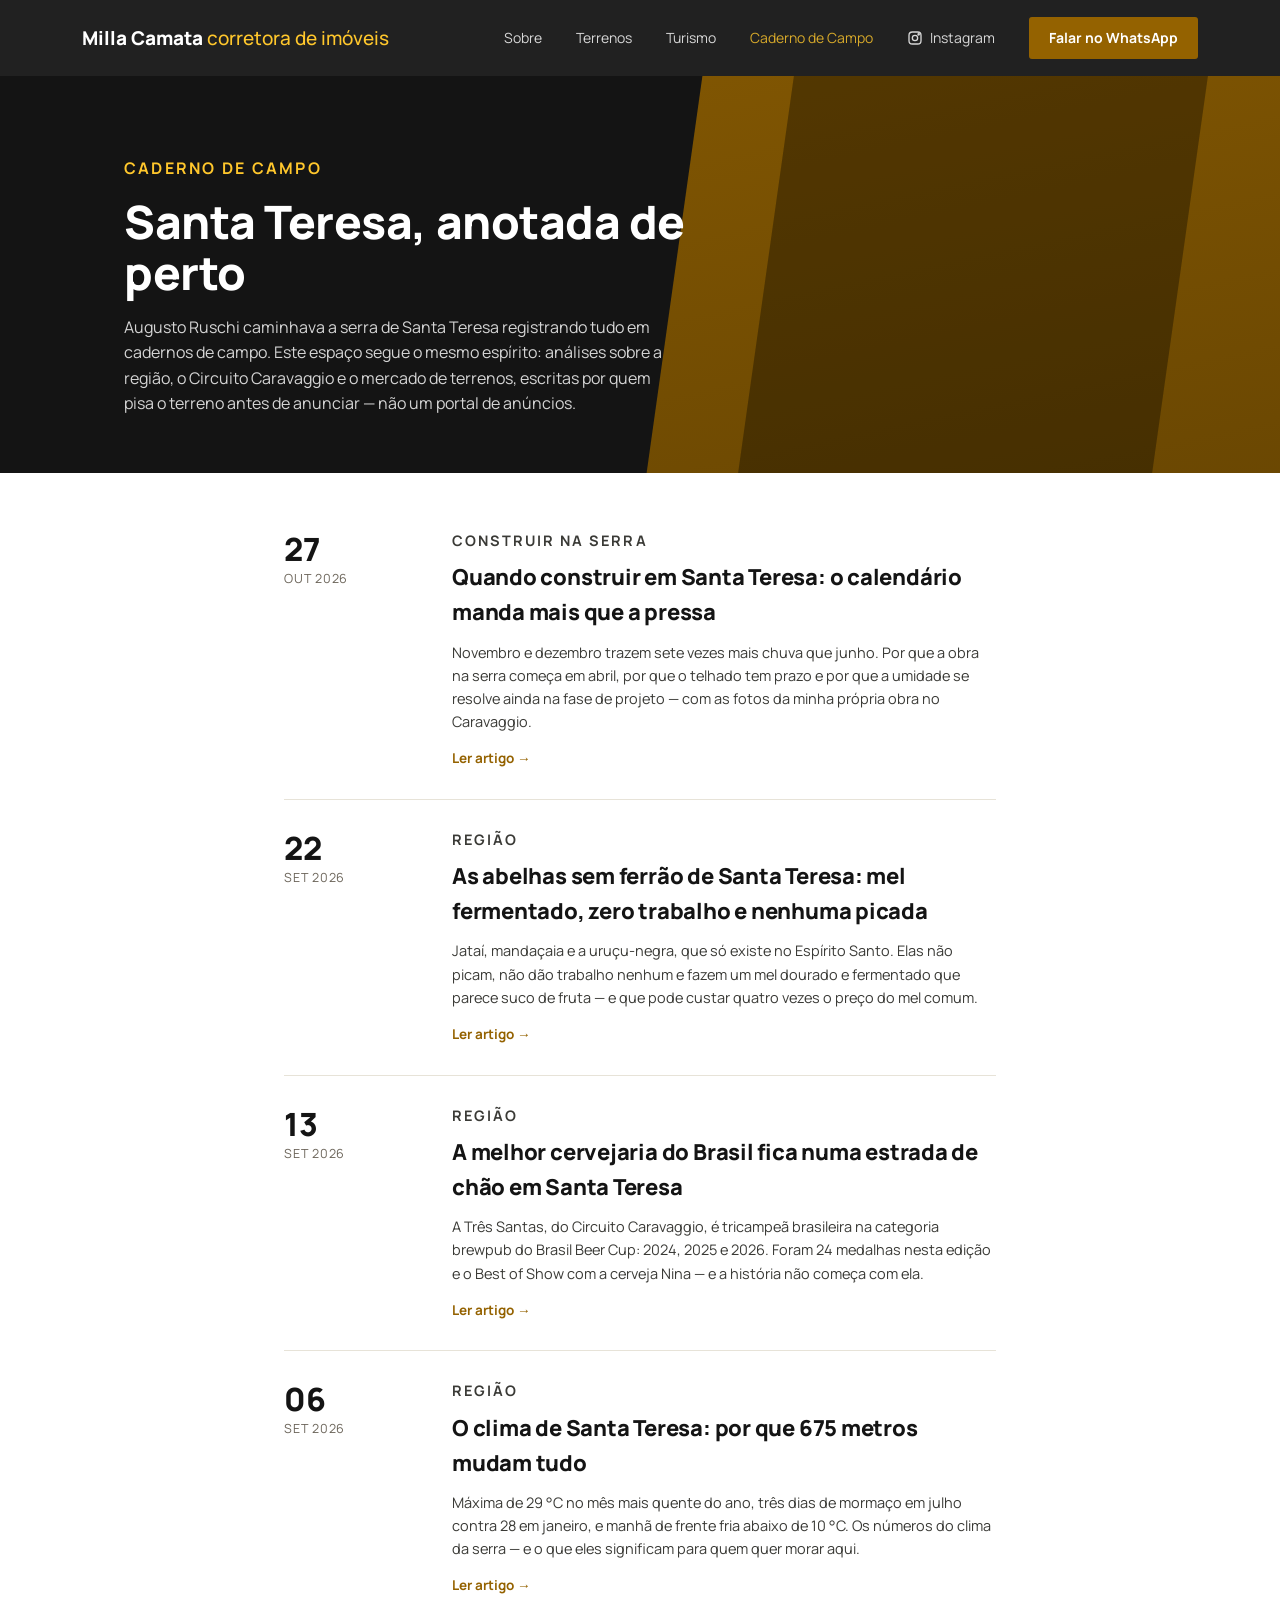
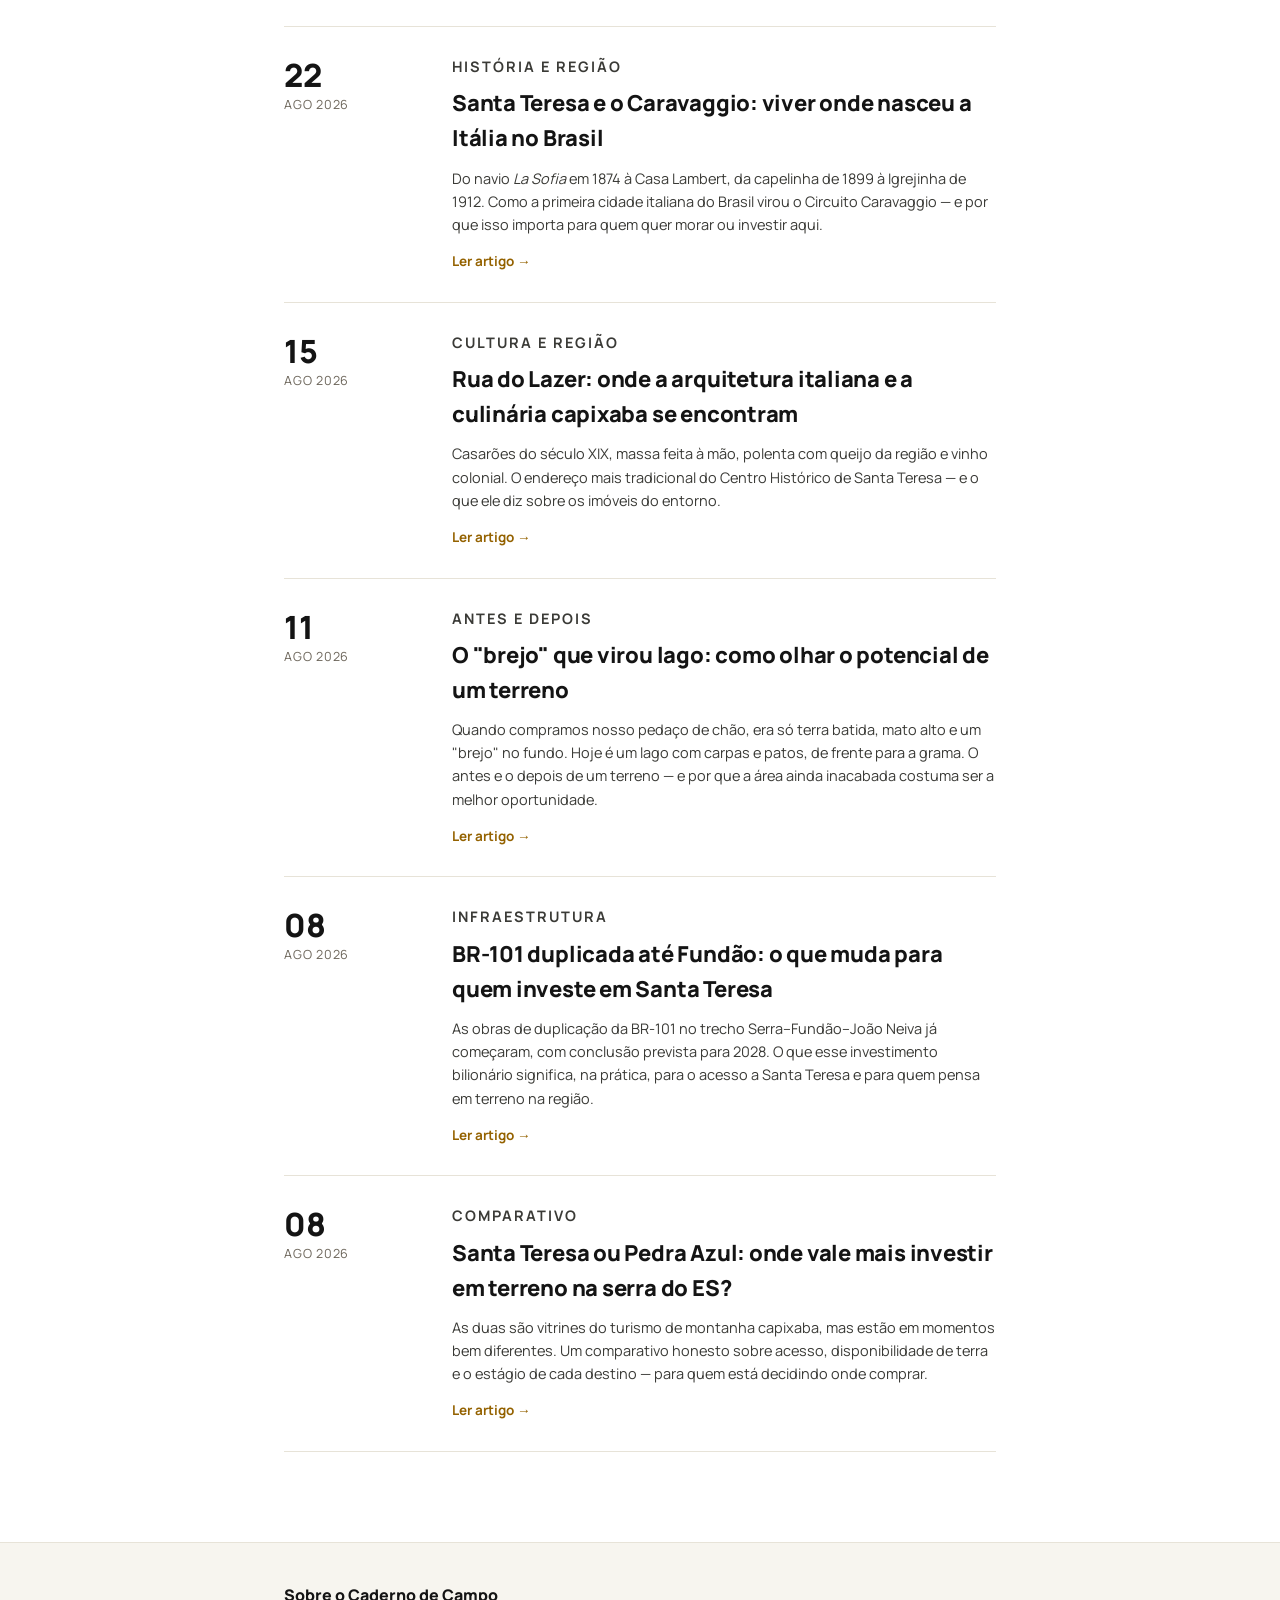
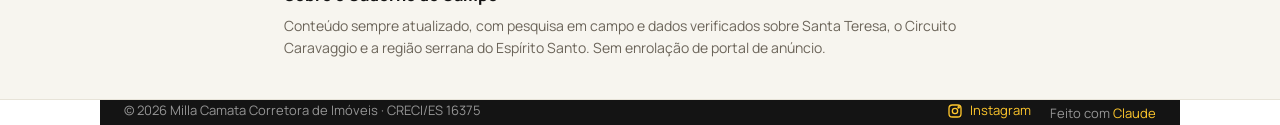
<file: blog/index.html>
<!DOCTYPE html>
<html lang="pt-BR">
<head>
<!-- Google tag (gtag.js) -->
<script async src="https://www.googletagmanager.com/gtag/js?id=AW-18382453338"></script>
<script>
  window.dataLayer = window.dataLayer || [];
  function gtag(){dataLayer.push(arguments);}
  gtag('js', new Date());
  gtag('config', 'AW-18382453338');
  gtag('config', 'G-2QS3R63SDG');
</script>
<!-- Event snippet for Contato conversion page -->
<script>
function gtag_report_conversion(url) {
  var callback = function () {
    if (typeof(url) != 'undefined') {
      window.location = url;
    }
  };
  gtag('event', 'conversion', {
      'send_to': 'AW-18382453338/ITEOCLPhrt8cENr0t71E',
      'value': 1.0,
      'currency': 'BRL',
      'event_callback': callback
  });
  return false;
}
</script>
<!-- Microsoft Clarity -->
<script type="text/javascript">
    (function(c,l,a,r,i){
        c[a]=c[a]||function(){(c[a].q=c[a].q||[]).push(arguments)};
        function carregar(){
            var t=l.createElement(r);t.async=1;t.src="https://www.clarity.ms/tag/"+i;
            var y=l.getElementsByTagName(r)[0];y.parentNode.insertBefore(t,y);
        }
        if(l.readyState==="complete"){carregar();}
        else{c.addEventListener("load",carregar);}
    })(window, document, "clarity", "script", "y0h1s08zjz");
</script>
<meta charset="UTF-8">
<meta name="viewport" content="width=device-width, initial-scale=1.0">
<title>Caderno de Campo | Milla Camata Corretora de Imóveis</title>
<meta name="description" content="Análises sobre Santa Teresa, o Circuito Caravaggio e o mercado de terrenos na região serrana do Espírito Santo, escritas por quem anda o terreno: Milla Camata.">
<link rel="canonical" href="https://millacamata.com.br/blog/">
<meta property="og:type" content="website">
<meta property="og:title" content="Caderno de Campo | Milla Camata Corretora de Imóveis">
<meta property="og:description" content="Análises sobre Santa Teresa, o Circuito Caravaggio e o mercado de terrenos na região serrana do Espírito Santo.">
<meta property="og:url" content="https://millacamata.com.br/blog/">
<meta property="og:locale" content="pt_BR">
<link rel="preload" href="/fonts/manrope-latin-wght-normal.woff2" as="font" type="font/woff2" crossorigin>
<link rel="stylesheet" href="style.css">
</head>
<body>

<header>
  <nav class="wrap">
    <a href="../index.html" class="brand">Milla Camata <span>corretora de imóveis</span></a>
    <div class="navlinks">
      <a href="../index.html#sobre">Sobre</a>
      <a href="../index.html#terrenos">Terrenos</a>
      <a href="../turismo/index.html">Turismo</a>
      <a href="index.html" style="color:var(--gold);">Caderno de Campo</a>
      <a href="https://www.instagram.com/millacamata_artistaecorretora/" target="_blank" rel="noopener" class="ig-link nav-ig">
        <svg viewBox="0 0 24 24" fill="none" stroke="currentColor" stroke-width="2"><rect x="3" y="3" width="18" height="18" rx="5"/><circle cx="12" cy="12" r="4"/><circle cx="17.5" cy="6.5" r="1"/></svg>
        Instagram
      </a>
      <a href="https://wa.me/5527996092266?text=Ol%C3%A1%20Milla%2C%20li%20o%20Caderno%20de%20Campo%20e%20quero%20saber%20mais%20sobre%20os%20terrenos%20dispon%C3%ADveis." class="nav-cta" target="_blank" rel="noopener" onclick="gtag_report_conversion();">Falar no WhatsApp</a>
    </div>
  </nav>
</header>

<section class="blog-banner">
  <div class="blog-banner-panel"></div>
  <div class="blog-banner-panel2"></div>
  <div class="wrap">
    <div class="blog-banner-inner">
      <p class="eyebrow on-dark">Caderno de Campo</p>
      <h1>Santa Teresa, anotada de perto</h1>
      <p>Augusto Ruschi caminhava a serra de Santa Teresa registrando tudo em cadernos de campo. Este espaço segue o mesmo espírito: análises sobre a região, o Circuito Caravaggio e o mercado de terrenos, escritas por quem pisa o terreno antes de anunciar — não um portal de anúncios.</p>
    </div>
  </div>
</section>

<div class="wrap-narrow">
  <div class="post-list">

    <div class="post-card">
      <div class="post-date"><span class="day">27</span><span class="month">Out 2026</span></div>
      <div>
        <p class="eyebrow" style="margin-bottom:8px;">Construir na serra</p>
        <h2><a href="melhor-epoca-para-construir-santa-teresa.html">Quando construir em Santa Teresa: o calendário manda mais que a pressa</a></h2>
        <p>Novembro e dezembro trazem sete vezes mais chuva que junho. Por que a obra na serra começa em abril, por que o telhado tem prazo e por que a umidade se resolve ainda na fase de projeto — com as fotos da minha própria obra no Caravaggio.</p>
        <a class="read-more" href="melhor-epoca-para-construir-santa-teresa.html">Ler artigo →</a>
      </div>
    </div>

    <div class="post-card">
      <div class="post-date"><span class="day">22</span><span class="month">Set 2026</span></div>
      <div>
        <p class="eyebrow" style="margin-bottom:8px;">Região</p>
        <h2><a href="abelhas-sem-ferrao-santa-teresa.html">As abelhas sem ferrão de Santa Teresa: mel fermentado, zero trabalho e nenhuma picada</a></h2>
        <p>Jataí, mandaçaia e a uruçu-negra, que só existe no Espírito Santo. Elas não picam, não dão trabalho nenhum e fazem um mel dourado e fermentado que parece suco de fruta — e que pode custar quatro vezes o preço do mel comum.</p>
        <a class="read-more" href="abelhas-sem-ferrao-santa-teresa.html">Ler artigo →</a>
      </div>
    </div>

    <div class="post-card">
      <div class="post-date"><span class="day">13</span><span class="month">Set 2026</span></div>
      <div>
        <p class="eyebrow" style="margin-bottom:8px;">Região</p>
        <h2><a href="tres-santas-tricampea-brasil-beer-cup.html">A melhor cervejaria do Brasil fica numa estrada de chão em Santa Teresa</a></h2>
        <p>A Três Santas, do Circuito Caravaggio, é tricampeã brasileira na categoria brewpub do Brasil Beer Cup: 2024, 2025 e 2026. Foram 24 medalhas nesta edição e o Best of Show com a cerveja Nina — e a história não começa com ela.</p>
        <a class="read-more" href="tres-santas-tricampea-brasil-beer-cup.html">Ler artigo →</a>
      </div>
    </div>

    <div class="post-card">
      <div class="post-date"><span class="day">06</span><span class="month">Set 2026</span></div>
      <div>
        <p class="eyebrow" style="margin-bottom:8px;">Região</p>
        <h2><a href="clima-de-santa-teresa.html">O clima de Santa Teresa: por que 675 metros mudam tudo</a></h2>
        <p>Máxima de 29 °C no mês mais quente do ano, três dias de mormaço em julho contra 28 em janeiro, e manhã de frente fria abaixo de 10 °C. Os números do clima da serra — e o que eles significam para quem quer morar aqui.</p>
        <a class="read-more" href="clima-de-santa-teresa.html">Ler artigo →</a>
      </div>
    </div>

    <div class="post-card">
      <div class="post-date"><span class="day">22</span><span class="month">Ago 2026</span></div>
      <div>
        <p class="eyebrow" style="margin-bottom:8px;">História e Região</p>
        <h2><a href="santa-teresa-e-o-caravaggio.html">Santa Teresa e o Caravaggio: viver onde nasceu a Itália no Brasil</a></h2>
        <p>Do navio <em>La Sofia</em> em 1874 à Casa Lambert, da capelinha de 1899 à Igrejinha de 1912. Como a primeira cidade italiana do Brasil virou o Circuito Caravaggio — e por que isso importa para quem quer morar ou investir aqui.</p>
        <a class="read-more" href="santa-teresa-e-o-caravaggio.html">Ler artigo →</a>
      </div>
    </div>

    <div class="post-card">
      <div class="post-date"><span class="day">15</span><span class="month">Ago 2026</span></div>
      <div>
        <p class="eyebrow" style="margin-bottom:8px;">Cultura e Região</p>
        <h2><a href="rua-do-lazer-santa-teresa.html">Rua do Lazer: onde a arquitetura italiana e a culinária capixaba se encontram</a></h2>
        <p>Casarões do século XIX, massa feita à mão, polenta com queijo da região e vinho colonial. O endereço mais tradicional do Centro Histórico de Santa Teresa — e o que ele diz sobre os imóveis do entorno.</p>
        <a class="read-more" href="rua-do-lazer-santa-teresa.html">Ler artigo →</a>
      </div>
    </div>

    <div class="post-card">
      <div class="post-date"><span class="day">11</span><span class="month">Ago 2026</span></div>
      <div>
        <p class="eyebrow" style="margin-bottom:8px;">Antes e Depois</p>
        <h2><a href="brejo-virou-lago-potencial-do-terreno.html">O "brejo" que virou lago: como olhar o potencial de um terreno</a></h2>
        <p>Quando compramos nosso pedaço de chão, era só terra batida, mato alto e um "brejo" no fundo. Hoje é um lago com carpas e patos, de frente para a grama. O antes e o depois de um terreno — e por que a área ainda inacabada costuma ser a melhor oportunidade.</p>
        <a class="read-more" href="brejo-virou-lago-potencial-do-terreno.html">Ler artigo →</a>
      </div>
    </div>

    <div class="post-card">
      <div class="post-date"><span class="day">08</span><span class="month">Ago 2026</span></div>
      <div>
        <p class="eyebrow" style="margin-bottom:8px;">Infraestrutura</p>
        <h2><a href="br-101-duplicacao-santa-teresa.html">BR-101 duplicada até Fundão: o que muda para quem investe em Santa Teresa</a></h2>
        <p>As obras de duplicação da BR-101 no trecho Serra–Fundão–João Neiva já começaram, com conclusão prevista para 2028. O que esse investimento bilionário significa, na prática, para o acesso a Santa Teresa e para quem pensa em terreno na região.</p>
        <a class="read-more" href="br-101-duplicacao-santa-teresa.html">Ler artigo →</a>
      </div>
    </div>

    <div class="post-card">
      <div class="post-date"><span class="day">08</span><span class="month">Ago 2026</span></div>
      <div>
        <p class="eyebrow" style="margin-bottom:8px;">Comparativo</p>
        <h2><a href="santa-teresa-ou-pedra-azul.html">Santa Teresa ou Pedra Azul: onde vale mais investir em terreno na serra do ES?</a></h2>
        <p>As duas são vitrines do turismo de montanha capixaba, mas estão em momentos bem diferentes. Um comparativo honesto sobre acesso, disponibilidade de terra e o estágio de cada destino — para quem está decidindo onde comprar.</p>
        <a class="read-more" href="santa-teresa-ou-pedra-azul.html">Ler artigo →</a>
      </div>
    </div>

  </div>
</div>

<div class="about-strip">
  <div class="wrap-narrow">
    <div>
      <h3>Sobre o Caderno de Campo</h3>
      <p>Conteúdo sempre atualizado, com pesquisa em campo e dados verificados sobre Santa Teresa, o Circuito Caravaggio e a região serrana do Espírito Santo. Sem enrolação de portal de anúncio.</p>
    </div>
  </div>
</div>

<footer class="wrap">
  <span>© 2026 Milla Camata Corretora de Imóveis · CRECI/ES 16375</span>
  <span>
    <a class="ig-link" target="_blank" rel="noopener" href="https://www.instagram.com/millacamata_artistaecorretora/" style="margin-right:16px;">
      <svg viewBox="0 0 24 24" fill="none" stroke="currentColor" stroke-width="2"><rect x="3" y="3" width="18" height="18" rx="5"/><circle cx="12" cy="12" r="4"/><circle cx="17.5" cy="6.5" r="1"/></svg>
      Instagram
    </a>
    Feito com <a href="#">Claude</a>
  </span>
</footer>

</body>
</html>
</file>
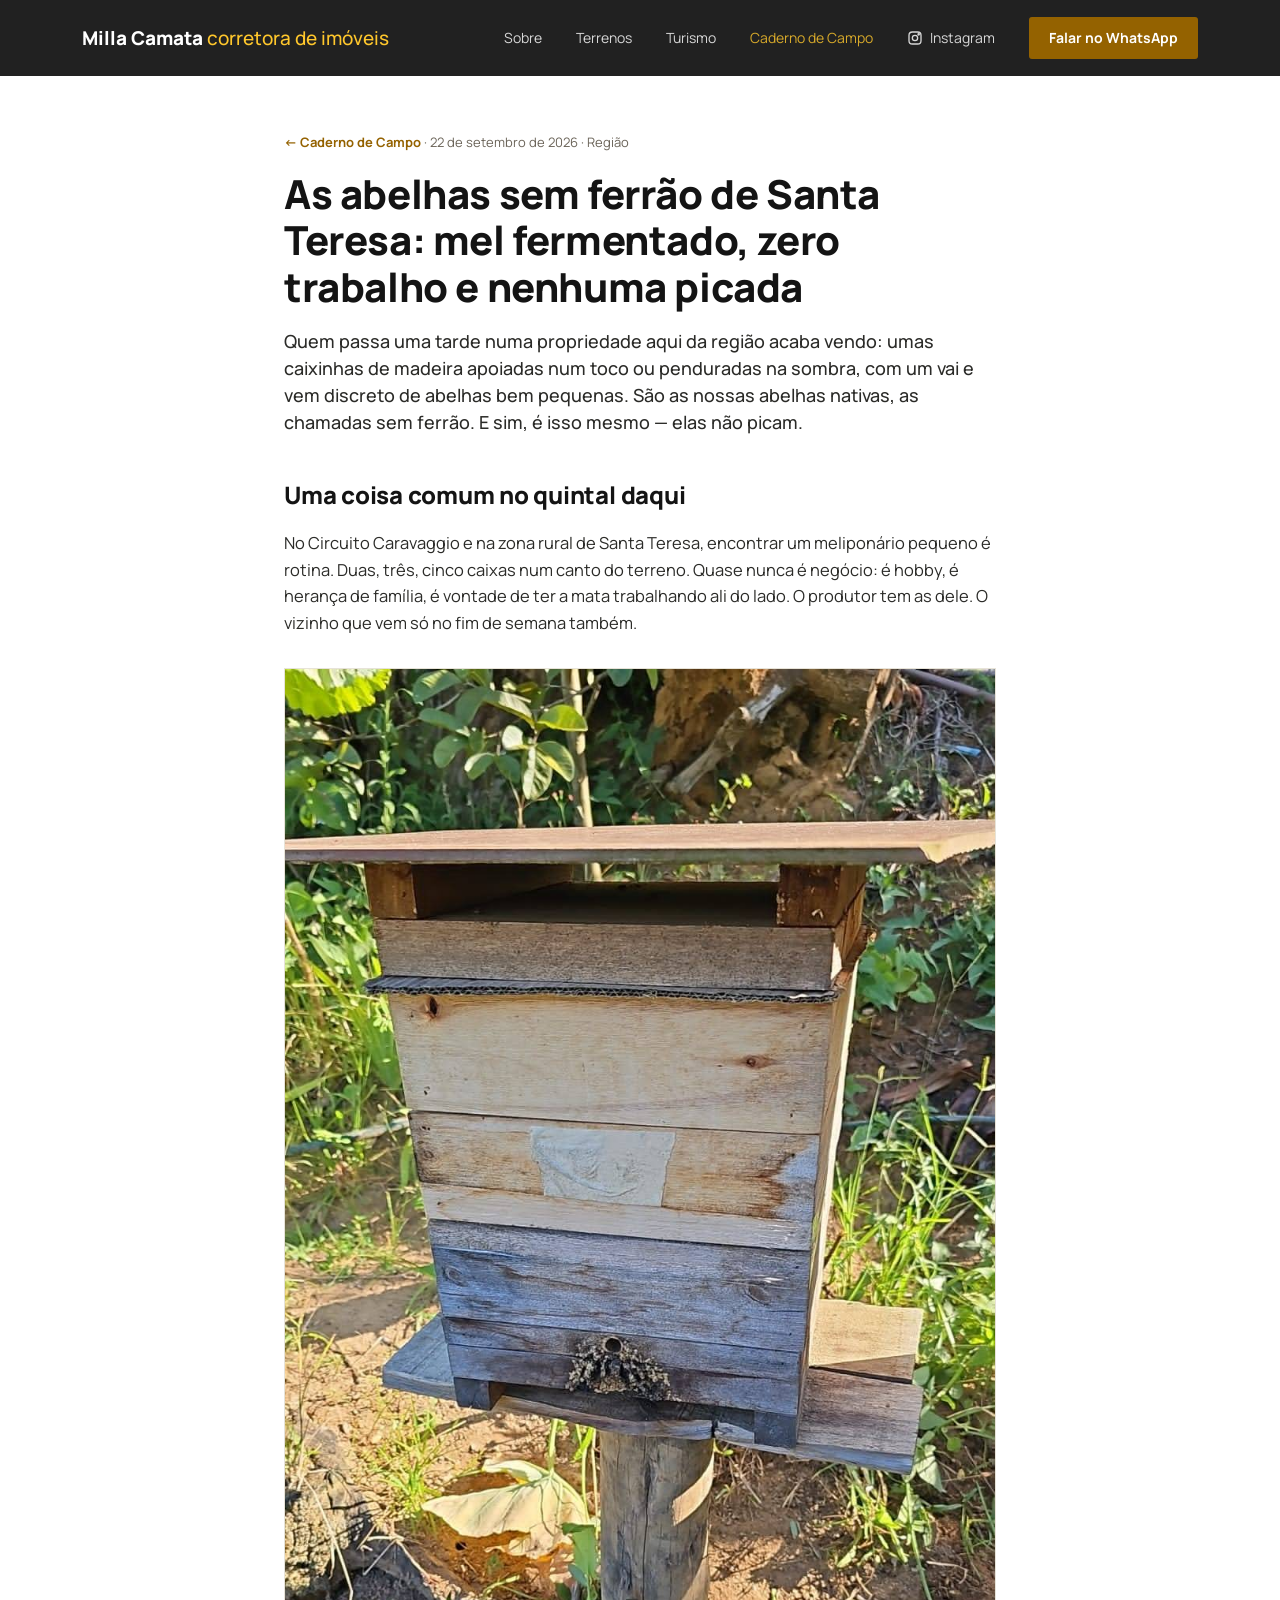
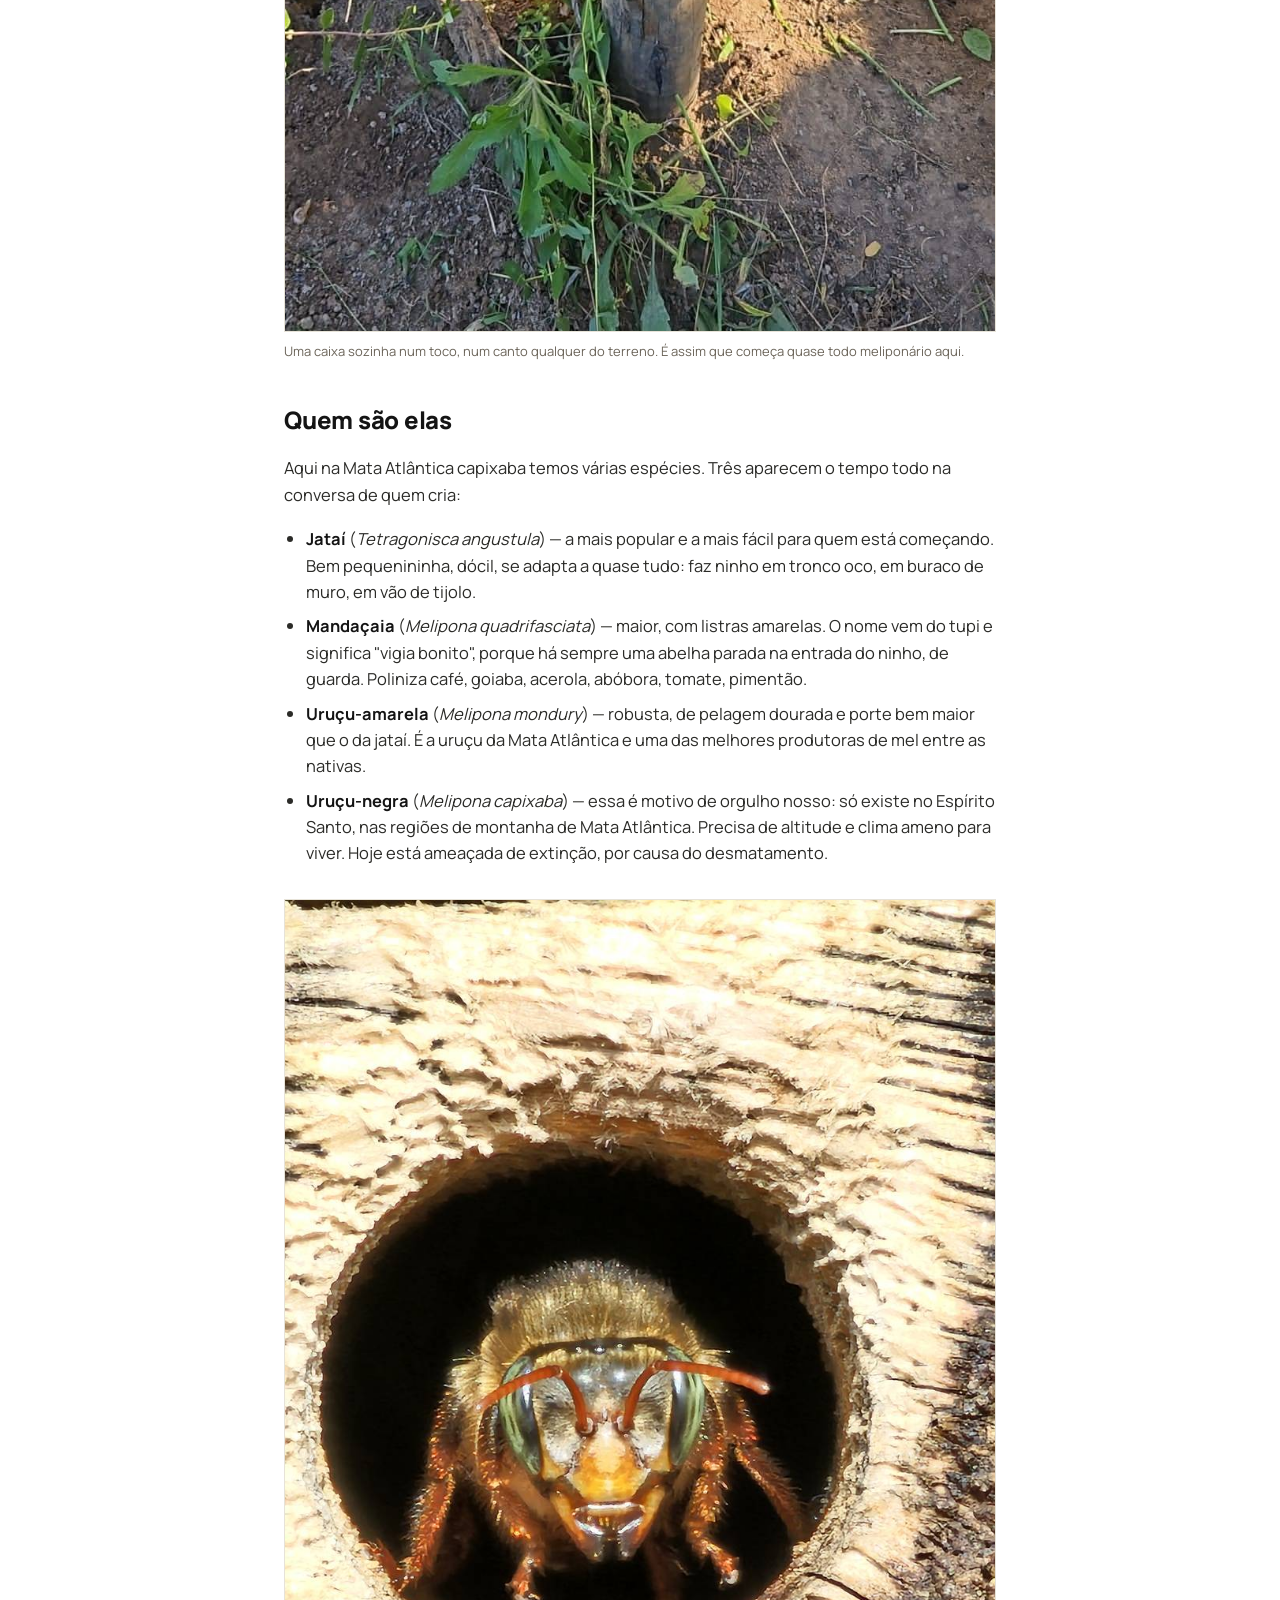
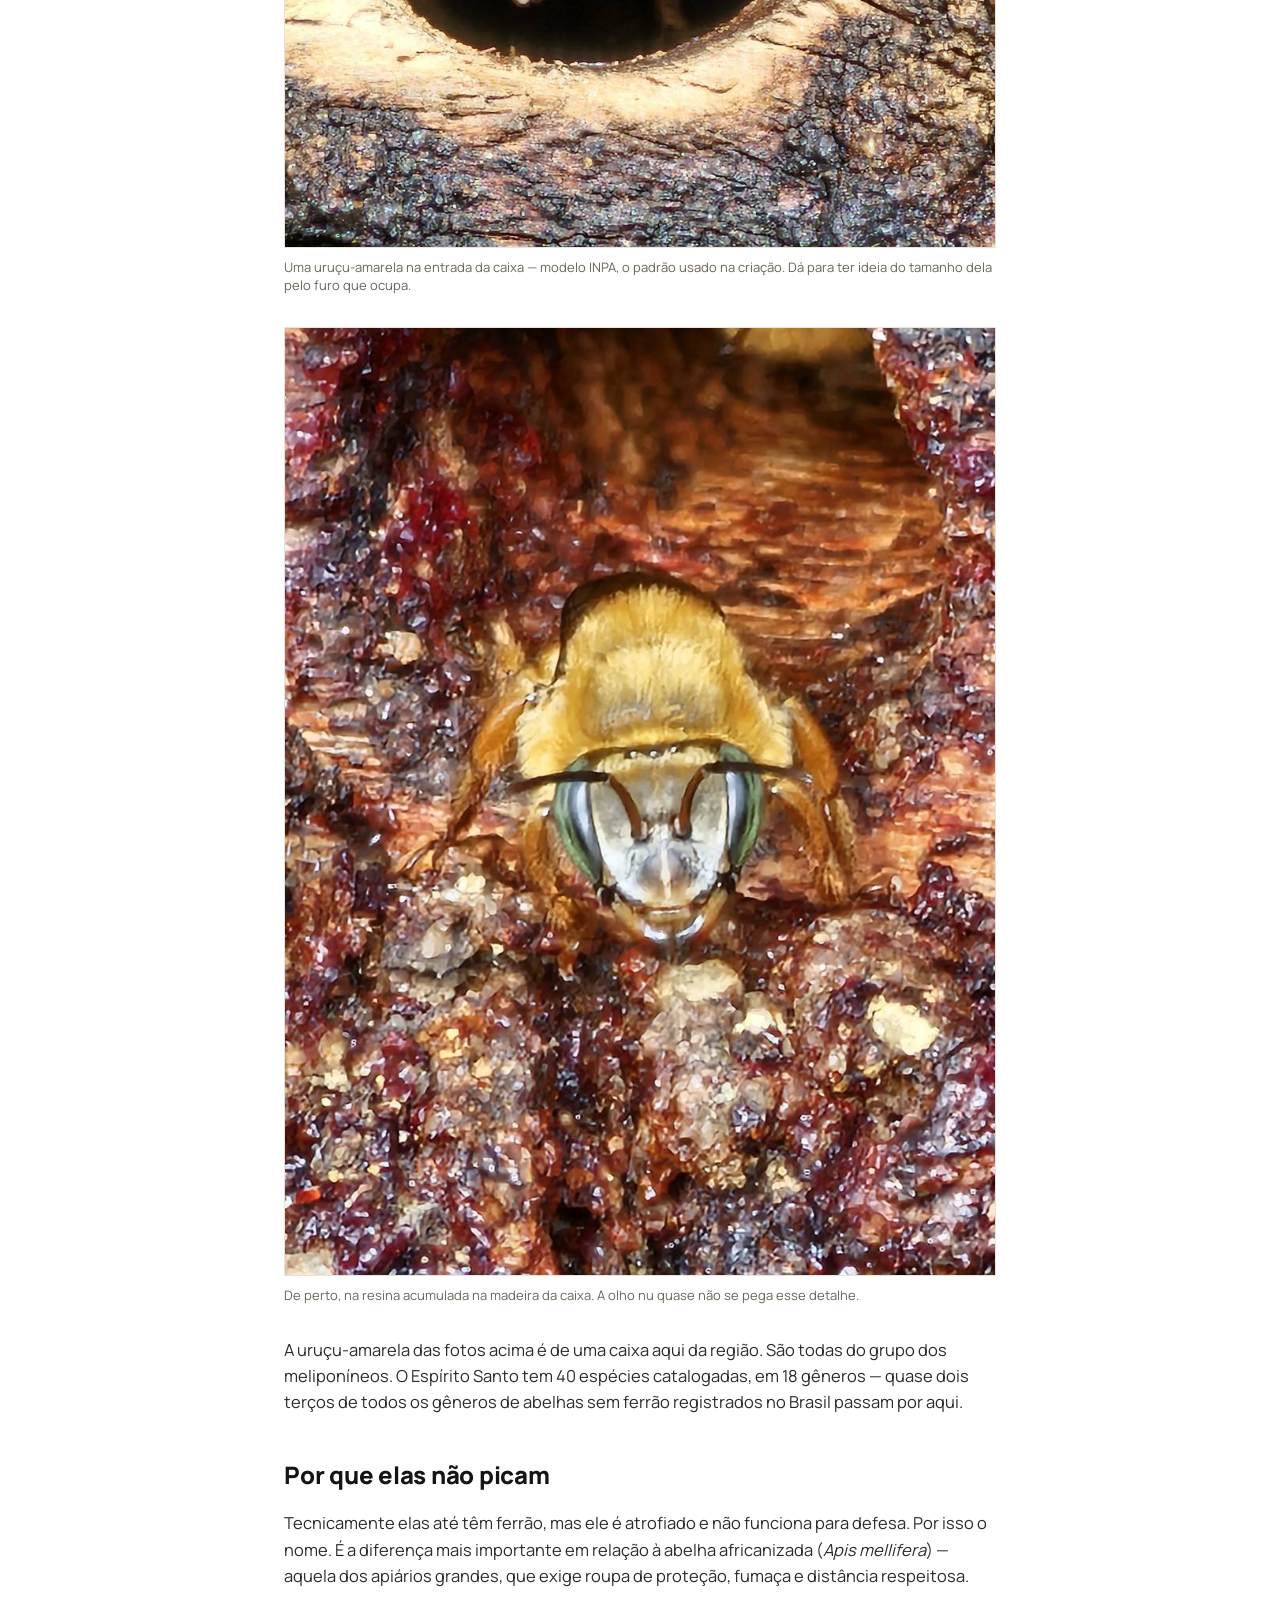
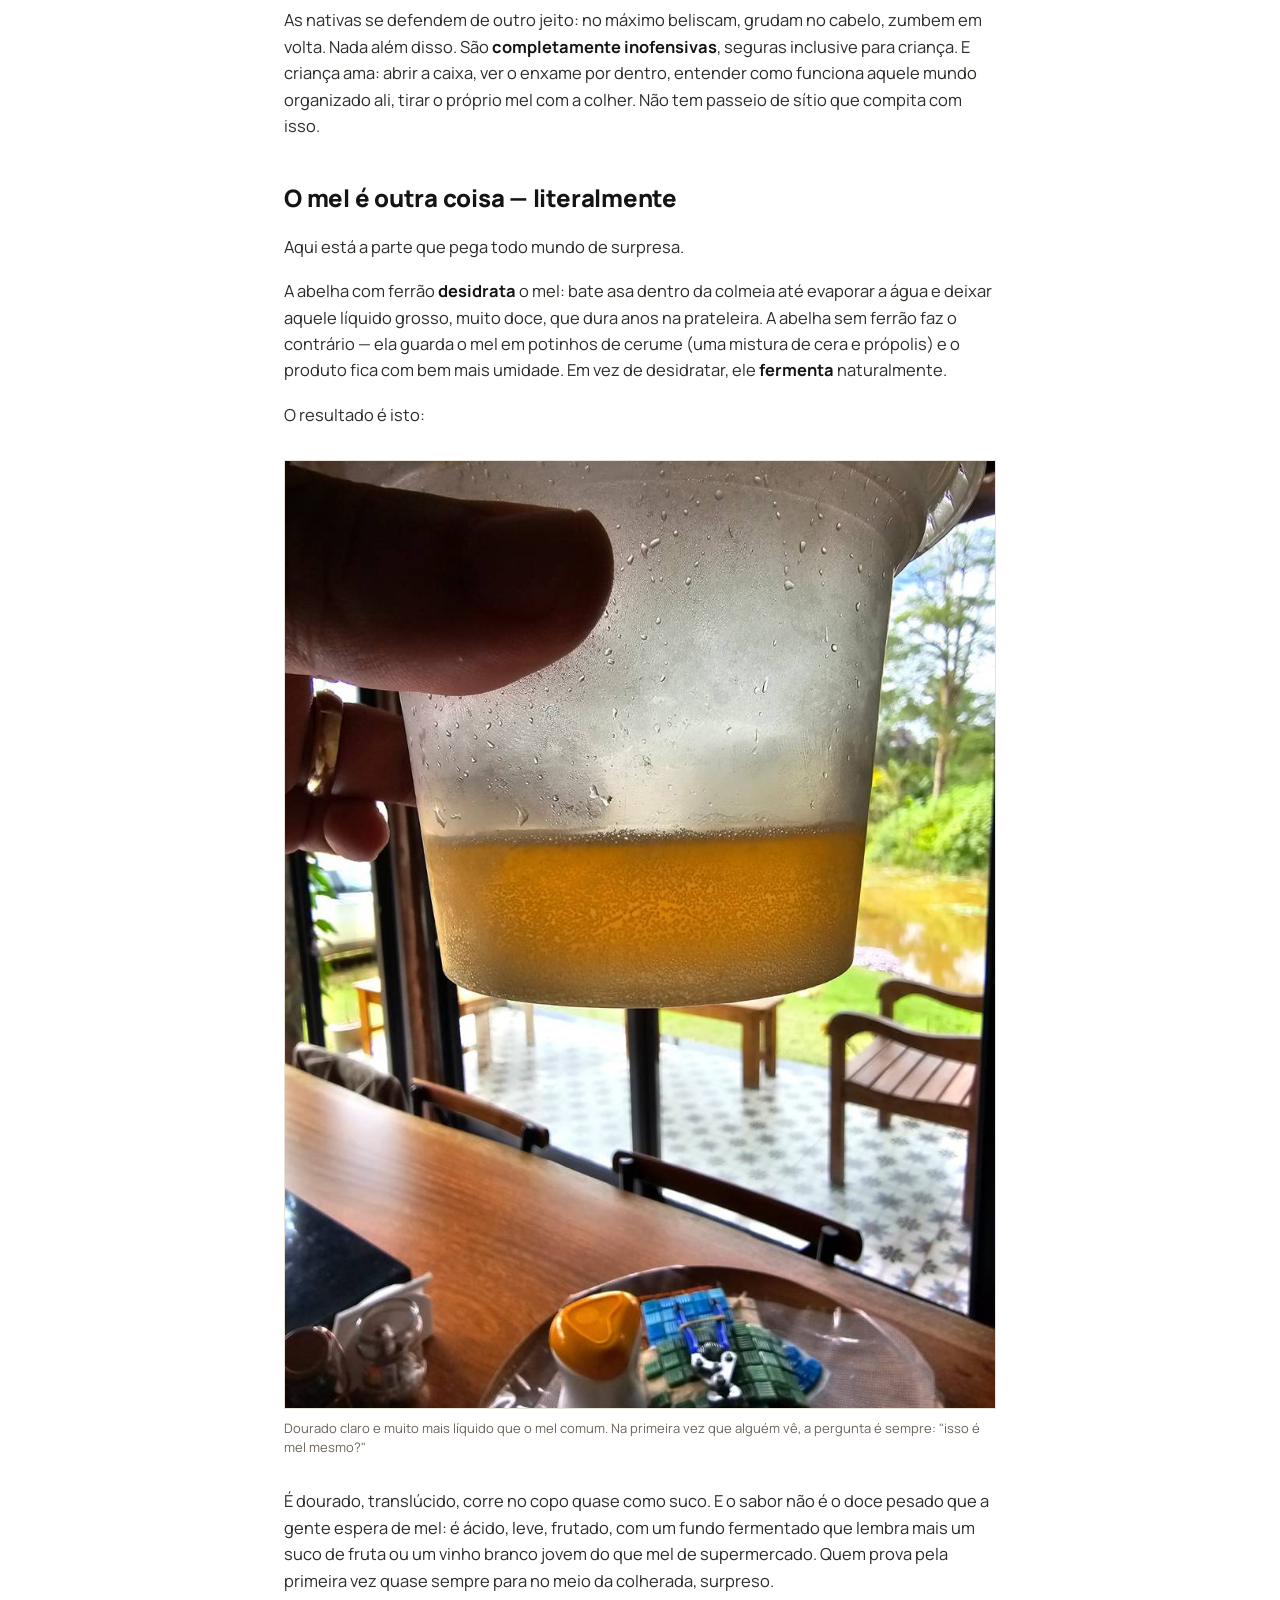
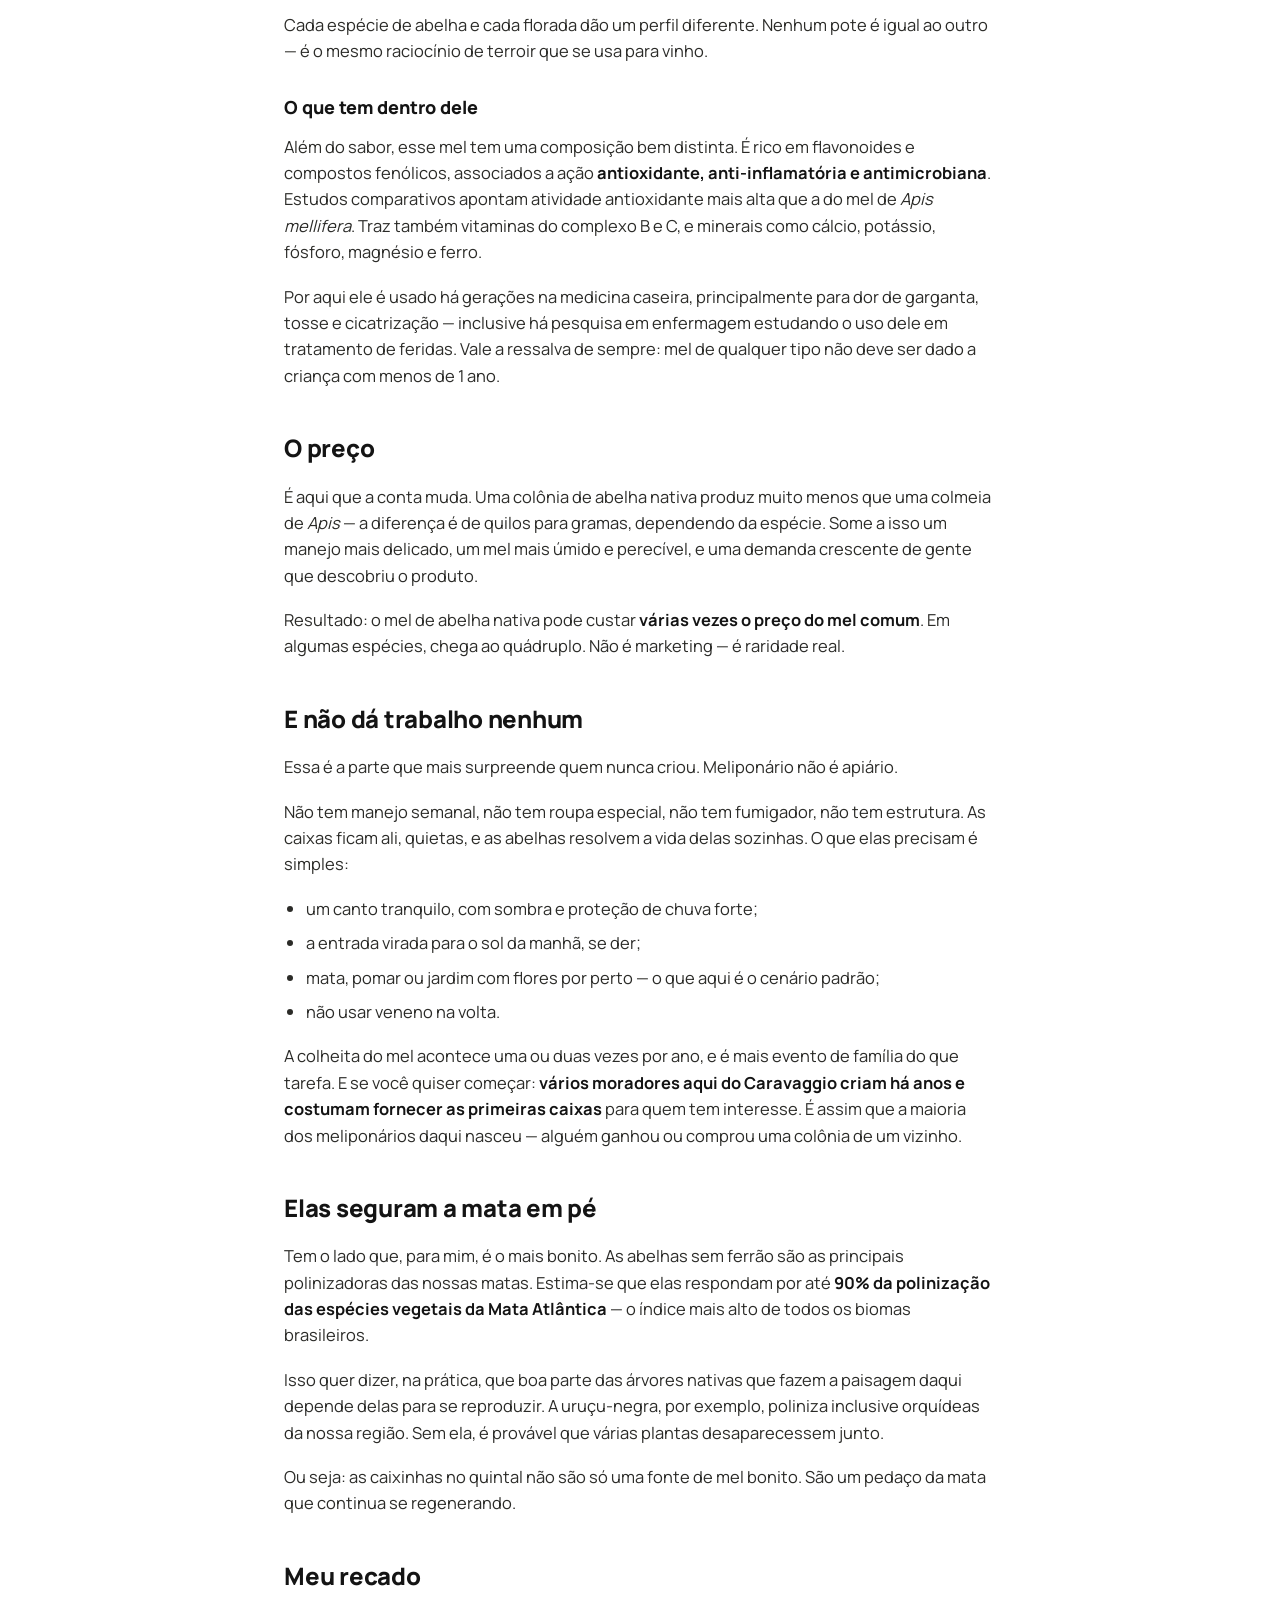
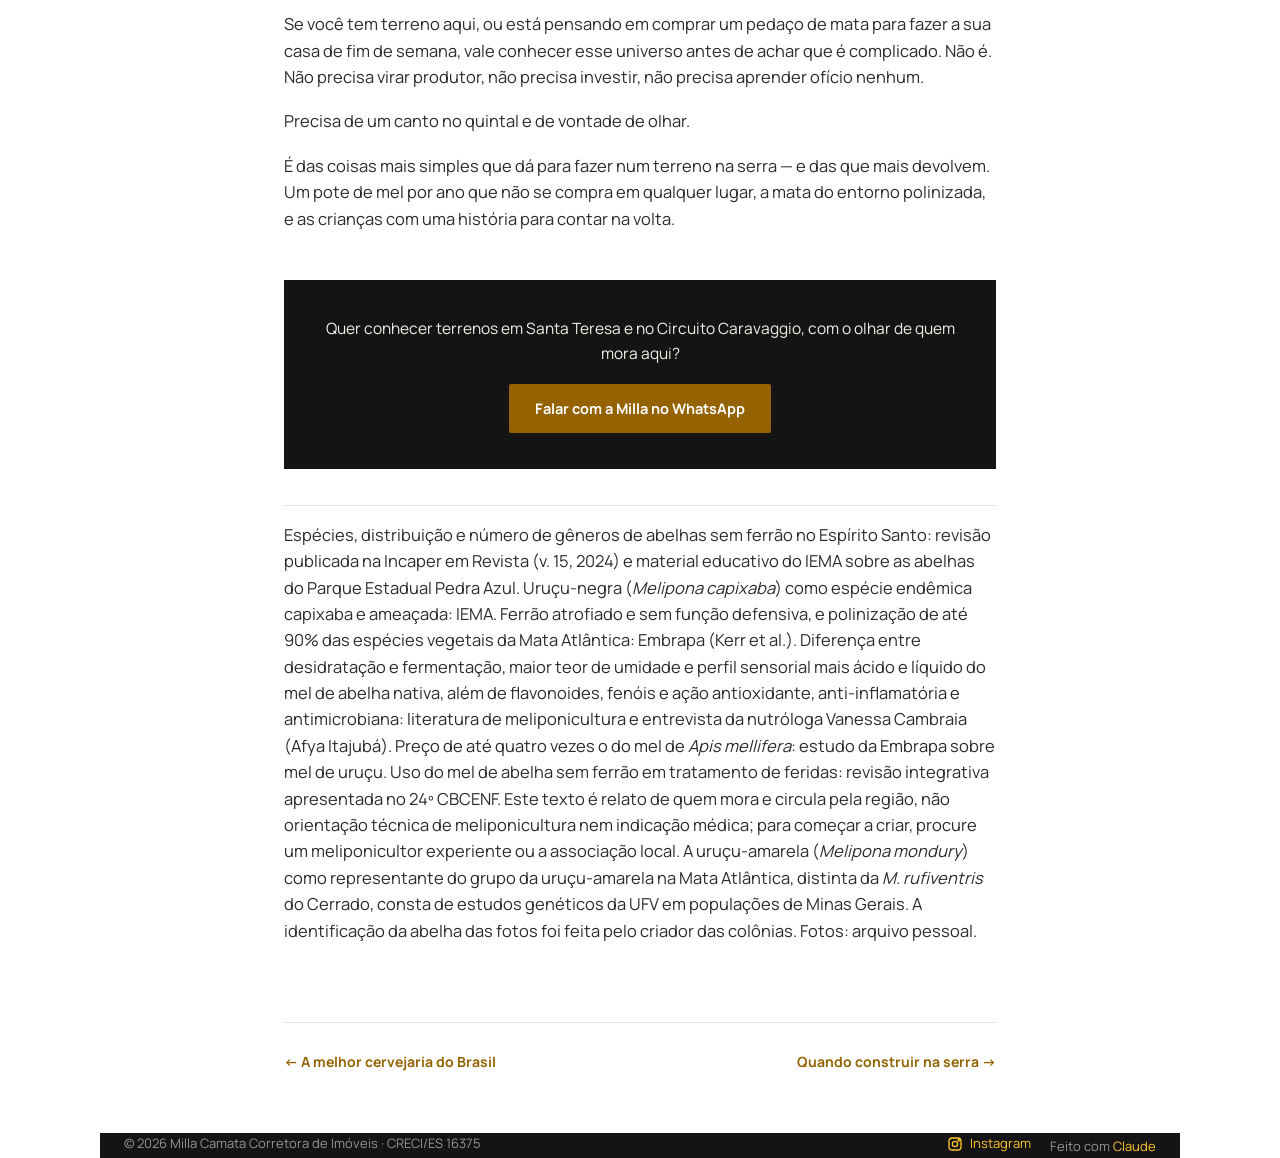
<file: blog/abelhas-sem-ferrao-santa-teresa.html>
<!DOCTYPE html>
<html lang="pt-BR">
<head>
<!-- Google tag (gtag.js) -->
<script async src="https://www.googletagmanager.com/gtag/js?id=AW-18382453338"></script>
<script>
  window.dataLayer = window.dataLayer || [];
  function gtag(){dataLayer.push(arguments);}
  gtag('js', new Date());
  gtag('config', 'AW-18382453338');
  gtag('config', 'G-2QS3R63SDG');
</script>
<!-- Event snippet for Contato conversion page -->
<script>
function gtag_report_conversion(url) {
  var callback = function () {
    if (typeof(url) != 'undefined') {
      window.location = url;
    }
  };
  gtag('event', 'conversion', {
      'send_to': 'AW-18382453338/ITEOCLPhrt8cENr0t71E',
      'value': 1.0,
      'currency': 'BRL',
      'event_callback': callback
  });
  return false;
}
</script>
<!-- Microsoft Clarity -->
<script type="text/javascript">
    (function(c,l,a,r,i,t,y){
        c[a]=c[a]||function(){(c[a].q=c[a].q||[]).push(arguments)};
        t=l.createElement(r);t.async=1;t.src="https://www.clarity.ms/tag/"+i;
        y=l.getElementsByTagName(r)[0];y.parentNode.insertBefore(t,y);
    })(window, document, "clarity", "script", "y0h1s08zjz");
</script>
<meta charset="UTF-8">
<meta name="viewport" content="width=device-width, initial-scale=1.0">
<title>As abelhas sem ferrão de Santa Teresa: mel fermentado, zero trabalho e nenhuma picada | Caderno de Campo</title>
<meta name="description" content="Jataí, mandaçaia, uruçu-negra: as abelhas nativas da Mata Atlântica capixaba não picam, não dão trabalho e produzem um mel dourado e fermentado que surpreende quem prova pela primeira vez.">
<link rel="canonical" href="https://millacamata.com.br/blog/abelhas-sem-ferrao-santa-teresa.html">
<meta property="og:type" content="article">
<meta property="og:title" content="As abelhas sem ferrão de Santa Teresa: mel fermentado, zero trabalho e nenhuma picada">
<meta property="og:description" content="As abelhas nativas da Mata Atlântica capixaba não picam, não dão trabalho e produzem um mel que parece suco de fruta. Por que tanta gente aqui tem umas caixinhas no quintal.">
<meta property="og:url" content="https://millacamata.com.br/blog/abelhas-sem-ferrao-santa-teresa.html">
<meta property="og:image" content="https://millacamata.com.br/blog/img/og-abelhas-nativas.jpg">
<meta property="og:locale" content="pt_BR">
<link rel="icon" href="../favicon.ico">
<link rel="preconnect" href="https://fonts.googleapis.com">
<link rel="preconnect" href="https://fonts.gstatic.com" crossorigin>
<link href="https://fonts.googleapis.com/css2?family=Manrope:wght@400;500;600;700;800&display=swap" rel="stylesheet">
<link rel="stylesheet" href="style.css">
<script type="application/ld+json">
{
  "@context": "https://schema.org",
  "@type": "Article",
  "headline": "As abelhas sem ferrão de Santa Teresa: mel fermentado, zero trabalho e nenhuma picada",
  "image": "https://millacamata.com.br/blog/img/og-abelhas-nativas.jpg",
  "datePublished": "2026-09-22",
  "dateModified": "2026-09-22",
  "author": { "@type": "Person", "name": "Milla Camata" },
  "publisher": { "@type": "Organization", "name": "Milla Camata Corretora de Imóveis" },
  "mainEntityOfPage": "https://millacamata.com.br/blog/abelhas-sem-ferrao-santa-teresa.html"
}
</script>
</head>
<body>

<header>
  <nav class="wrap">
    <a href="../index.html" class="brand">Milla Camata <span>corretora de imóveis</span></a>
    <div class="navlinks">
      <a href="../index.html#sobre">Sobre</a>
      <a href="../index.html#terrenos">Terrenos</a>
      <a href="../turismo/index.html">Turismo</a>
      <a href="index.html" style="color:var(--gold);">Caderno de Campo</a>
      <a href="https://www.instagram.com/millacamata_artistaecorretora/" target="_blank" rel="noopener" class="ig-link nav-ig">
        <svg viewBox="0 0 24 24" fill="none" stroke="currentColor" stroke-width="2"><rect x="3" y="3" width="18" height="18" rx="5"/><circle cx="12" cy="12" r="4"/><circle cx="17.5" cy="6.5" r="1"/></svg>
        Instagram
      </a>
      <a href="https://wa.me/5527996092266?text=Ol%C3%A1%20Milla%2C%20li%20o%20artigo%20sobre%20as%20abelhas%20nativas%20e%20quero%20conhecer%20os%20terrenos%20da%20regi%C3%A3o." class="nav-cta" target="_blank" rel="noopener" onclick="gtag_report_conversion();">Falar no WhatsApp</a>
    </div>
  </nav>
</header>

<div class="wrap-narrow">
  <article class="post">
    <p class="post-meta"><a href="index.html" style="color:var(--teal);font-weight:700;">← Caderno de Campo</a> · 22 de setembro de 2026 · Região</p>
    <h1>As abelhas sem ferrão de Santa Teresa: mel fermentado, zero trabalho e nenhuma picada</h1>
    <p class="lede">Quem passa uma tarde numa propriedade aqui da região acaba vendo: umas caixinhas de madeira apoiadas num toco ou penduradas na sombra, com um vai e vem discreto de abelhas bem pequenas. São as nossas abelhas nativas, as chamadas sem ferrão. E sim, é isso mesmo — elas não picam.</p>

    <h2>Uma coisa comum no quintal daqui</h2>
    <p>No Circuito Caravaggio e na zona rural de Santa Teresa, encontrar um meliponário pequeno é rotina. Duas, três, cinco caixas num canto do terreno. Quase nunca é negócio: é hobby, é herança de família, é vontade de ter a mata trabalhando ali do lado. O produtor tem as dele. O vizinho que vem só no fim de semana também.</p>

    <figure>
      <img src="img/abelhas-caixa-meliponario.jpg" alt="Caixa de madeira de abelhas sem ferrão apoiada sobre um toco de madeira em um quintal, com a entrada do ninho feita de cerume na frente" width="900" height="1600" loading="lazy">
      <figcaption>Uma caixa sozinha num toco, num canto qualquer do terreno. É assim que começa quase todo meliponário aqui.</figcaption>
    </figure>

    <h2>Quem são elas</h2>
    <p>Aqui na Mata Atlântica capixaba temos várias espécies. Três aparecem o tempo todo na conversa de quem cria:</p>

    <ul>
      <li><strong>Jataí</strong> (<em>Tetragonisca angustula</em>) — a mais popular e a mais fácil para quem está começando. Bem pequenininha, dócil, se adapta a quase tudo: faz ninho em tronco oco, em buraco de muro, em vão de tijolo.</li>
      <li><strong>Mandaçaia</strong> (<em>Melipona quadrifasciata</em>) — maior, com listras amarelas. O nome vem do tupi e significa "vigia bonito", porque há sempre uma abelha parada na entrada do ninho, de guarda. Poliniza café, goiaba, acerola, abóbora, tomate, pimentão.</li>
      <li><strong>Uruçu-amarela</strong> (<em>Melipona mondury</em>) — robusta, de pelagem dourada e porte bem maior que o da jataí. É a uruçu da Mata Atlântica e uma das melhores produtoras de mel entre as nativas.</li>
      <li><strong>Uruçu-negra</strong> (<em>Melipona capixaba</em>) — essa é motivo de orgulho nosso: só existe no Espírito Santo, nas regiões de montanha de Mata Atlântica. Precisa de altitude e clima ameno para viver. Hoje está ameaçada de extinção, por causa do desmatamento.</li>
    </ul>

    <figure>
      <img src="img/abelhas-urucu-amarela-entrada.jpg" alt="Uruçu-amarela de corpo dourado e olhos verdes na entrada de uma caixa de criação modelo INPA" width="900" height="1200" loading="lazy">
      <figcaption>Uma uruçu-amarela na entrada da caixa — modelo INPA, o padrão usado na criação. Dá para ter ideia do tamanho dela pelo furo que ocupa.</figcaption>
    </figure>

    <figure>
      <img src="img/abelhas-urucu-amarela-close.jpg" alt="Close-up da cabeça de uma uruçu-amarela, com olhos esverdeados e face clara, sobre a resina acumulada na madeira da caixa" width="900" height="1200" loading="lazy">
      <figcaption>De perto, na resina acumulada na madeira da caixa. A olho nu quase não se pega esse detalhe.</figcaption>
    </figure>

    <p>A uruçu-amarela das fotos acima é de uma caixa aqui da região. São todas do grupo dos meliponíneos. O Espírito Santo tem 40 espécies catalogadas, em 18 gêneros — quase dois terços de todos os gêneros de abelhas sem ferrão registrados no Brasil passam por aqui.</p>

    <h2>Por que elas não picam</h2>
    <p>Tecnicamente elas até têm ferrão, mas ele é atrofiado e não funciona para defesa. Por isso o nome. É a diferença mais importante em relação à abelha africanizada (<em>Apis mellifera</em>) — aquela dos apiários grandes, que exige roupa de proteção, fumaça e distância respeitosa.</p>

    <p>As nativas se defendem de outro jeito: no máximo beliscam, grudam no cabelo, zumbem em volta. Nada além disso. São <strong>completamente inofensivas</strong>, seguras inclusive para criança. E criança ama: abrir a caixa, ver o enxame por dentro, entender como funciona aquele mundo organizado ali, tirar o próprio mel com a colher. Não tem passeio de sítio que compita com isso.</p>

    <h2>O mel é outra coisa — literalmente</h2>
    <p>Aqui está a parte que pega todo mundo de surpresa.</p>

    <p>A abelha com ferrão <strong>desidrata</strong> o mel: bate asa dentro da colmeia até evaporar a água e deixar aquele líquido grosso, muito doce, que dura anos na prateleira. A abelha sem ferrão faz o contrário — ela guarda o mel em potinhos de cerume (uma mistura de cera e própolis) e o produto fica com bem mais umidade. Em vez de desidratar, ele <strong>fermenta</strong> naturalmente.</p>

    <p>O resultado é isto:</p>

    <figure>
      <img src="img/abelhas-mel-copo.jpg" alt="Copo plástico com mel de abelha nativa, dourado e bem líquido, segurado contra a luz de uma janela com vista para um jardim verde" width="900" height="1200" loading="lazy">
      <figcaption>Dourado claro e muito mais líquido que o mel comum. Na primeira vez que alguém vê, a pergunta é sempre: "isso é mel mesmo?"</figcaption>
    </figure>

    <p>É dourado, translúcido, corre no copo quase como suco. E o sabor não é o doce pesado que a gente espera de mel: é ácido, leve, frutado, com um fundo fermentado que lembra mais um suco de fruta ou um vinho branco jovem do que mel de supermercado. Quem prova pela primeira vez quase sempre para no meio da colherada, surpreso.</p>

    <p>Cada espécie de abelha e cada florada dão um perfil diferente. Nenhum pote é igual ao outro — é o mesmo raciocínio de terroir que se usa para vinho.</p>

    <h3>O que tem dentro dele</h3>
    <p>Além do sabor, esse mel tem uma composição bem distinta. É rico em flavonoides e compostos fenólicos, associados a ação <strong>antioxidante, anti-inflamatória e antimicrobiana</strong>. Estudos comparativos apontam atividade antioxidante mais alta que a do mel de <em>Apis mellifera</em>. Traz também vitaminas do complexo B e C, e minerais como cálcio, potássio, fósforo, magnésio e ferro.</p>

    <p>Por aqui ele é usado há gerações na medicina caseira, principalmente para dor de garganta, tosse e cicatrização — inclusive há pesquisa em enfermagem estudando o uso dele em tratamento de feridas. Vale a ressalva de sempre: mel de qualquer tipo não deve ser dado a criança com menos de 1 ano.</p>

    <h2>O preço</h2>
    <p>É aqui que a conta muda. Uma colônia de abelha nativa produz muito menos que uma colmeia de <em>Apis</em> — a diferença é de quilos para gramas, dependendo da espécie. Some a isso um manejo mais delicado, um mel mais úmido e perecível, e uma demanda crescente de gente que descobriu o produto.</p>

    <p>Resultado: o mel de abelha nativa pode custar <strong>várias vezes o preço do mel comum</strong>. Em algumas espécies, chega ao quádruplo. Não é marketing — é raridade real.</p>

    <h2>E não dá trabalho nenhum</h2>
    <p>Essa é a parte que mais surpreende quem nunca criou. Meliponário não é apiário.</p>

    <p>Não tem manejo semanal, não tem roupa especial, não tem fumigador, não tem estrutura. As caixas ficam ali, quietas, e as abelhas resolvem a vida delas sozinhas. O que elas precisam é simples:</p>

    <ul>
      <li>um canto tranquilo, com sombra e proteção de chuva forte;</li>
      <li>a entrada virada para o sol da manhã, se der;</li>
      <li>mata, pomar ou jardim com flores por perto — o que aqui é o cenário padrão;</li>
      <li>não usar veneno na volta.</li>
    </ul>

    <p>A colheita do mel acontece uma ou duas vezes por ano, e é mais evento de família do que tarefa. E se você quiser começar: <strong>vários moradores aqui do Caravaggio criam há anos e costumam fornecer as primeiras caixas</strong> para quem tem interesse. É assim que a maioria dos meliponários daqui nasceu — alguém ganhou ou comprou uma colônia de um vizinho.</p>

    <h2>Elas seguram a mata em pé</h2>
    <p>Tem o lado que, para mim, é o mais bonito. As abelhas sem ferrão são as principais polinizadoras das nossas matas. Estima-se que elas respondam por até <strong>90% da polinização das espécies vegetais da Mata Atlântica</strong> — o índice mais alto de todos os biomas brasileiros.</p>

    <p>Isso quer dizer, na prática, que boa parte das árvores nativas que fazem a paisagem daqui depende delas para se reproduzir. A uruçu-negra, por exemplo, poliniza inclusive orquídeas da nossa região. Sem ela, é provável que várias plantas desaparecessem junto.</p>

    <p>Ou seja: as caixinhas no quintal não são só uma fonte de mel bonito. São um pedaço da mata que continua se regenerando.</p>

    <h2>Meu recado</h2>
    <p>Se você tem terreno aqui, ou está pensando em comprar um pedaço de mata para fazer a sua casa de fim de semana, vale conhecer esse universo antes de achar que é complicado. Não é. Não precisa virar produtor, não precisa investir, não precisa aprender ofício nenhum.</p>

    <p>Precisa de um canto no quintal e de vontade de olhar.</p>

    <p>É das coisas mais simples que dá para fazer num terreno na serra — e das que mais devolvem. Um pote de mel por ano que não se compra em qualquer lugar, a mata do entorno polinizada, e as crianças com uma história para contar na volta.</p>

    <div class="post-cta">
      <p>Quer conhecer terrenos em Santa Teresa e no Circuito Caravaggio, com o olhar de quem mora aqui?</p>
      <a class="btn" target="_blank" rel="noopener" href="https://wa.me/5527996092266?text=Ol%C3%A1%20Milla%2C%20li%20o%20artigo%20sobre%20as%20abelhas%20nativas%20e%20quero%20conhecer%20os%20terrenos%20da%20regi%C3%A3o." onclick="gtag_report_conversion();">Falar com a Milla no WhatsApp</a>
    </div>

    <p class="source-note">Espécies, distribuição e número de gêneros de abelhas sem ferrão no Espírito Santo: revisão publicada na Incaper em Revista (v. 15, 2024) e material educativo do IEMA sobre as abelhas do Parque Estadual Pedra Azul. Uruçu-negra (<em>Melipona capixaba</em>) como espécie endêmica capixaba e ameaçada: IEMA. Ferrão atrofiado e sem função defensiva, e polinização de até 90% das espécies vegetais da Mata Atlântica: Embrapa (Kerr et al.). Diferença entre desidratação e fermentação, maior teor de umidade e perfil sensorial mais ácido e líquido do mel de abelha nativa, além de flavonoides, fenóis e ação antioxidante, anti-inflamatória e antimicrobiana: literatura de meliponicultura e entrevista da nutróloga Vanessa Cambraia (Afya Itajubá). Preço de até quatro vezes o do mel de <em>Apis mellifera</em>: estudo da Embrapa sobre mel de uruçu. Uso do mel de abelha sem ferrão em tratamento de feridas: revisão integrativa apresentada no 24º CBCENF. Este texto é relato de quem mora e circula pela região, não orientação técnica de meliponicultura nem indicação médica; para começar a criar, procure um meliponicultor experiente ou a associação local. A uruçu-amarela (<em>Melipona mondury</em>) como representante do grupo da uruçu-amarela na Mata Atlântica, distinta da <em>M. rufiventris</em> do Cerrado, consta de estudos genéticos da UFV em populações de Minas Gerais. A identificação da abelha das fotos foi feita pelo criador das colônias. Fotos: arquivo pessoal.</p>
  </article>

  <div class="post-nav">
    <a href="tres-santas-tricampea-brasil-beer-cup.html">← A melhor cervejaria do Brasil</a>
    <a href="melhor-epoca-para-construir-santa-teresa.html">Quando construir na serra →</a>
  </div>
</div>

<footer class="wrap">
  <span>© 2026 Milla Camata Corretora de Imóveis · CRECI/ES 16375</span>
  <span>
    <a class="ig-link" target="_blank" rel="noopener" href="https://www.instagram.com/millacamata_artistaecorretora/" style="margin-right:16px;">
      <svg viewBox="0 0 24 24" fill="none" stroke="currentColor" stroke-width="2"><rect x="3" y="3" width="18" height="18" rx="5"/><circle cx="12" cy="12" r="4"/><circle cx="17.5" cy="6.5" r="1"/></svg>
      Instagram
    </a>
    Feito com <a href="#">Claude</a>
  </span>
</footer>

</body>
</html>
</file>
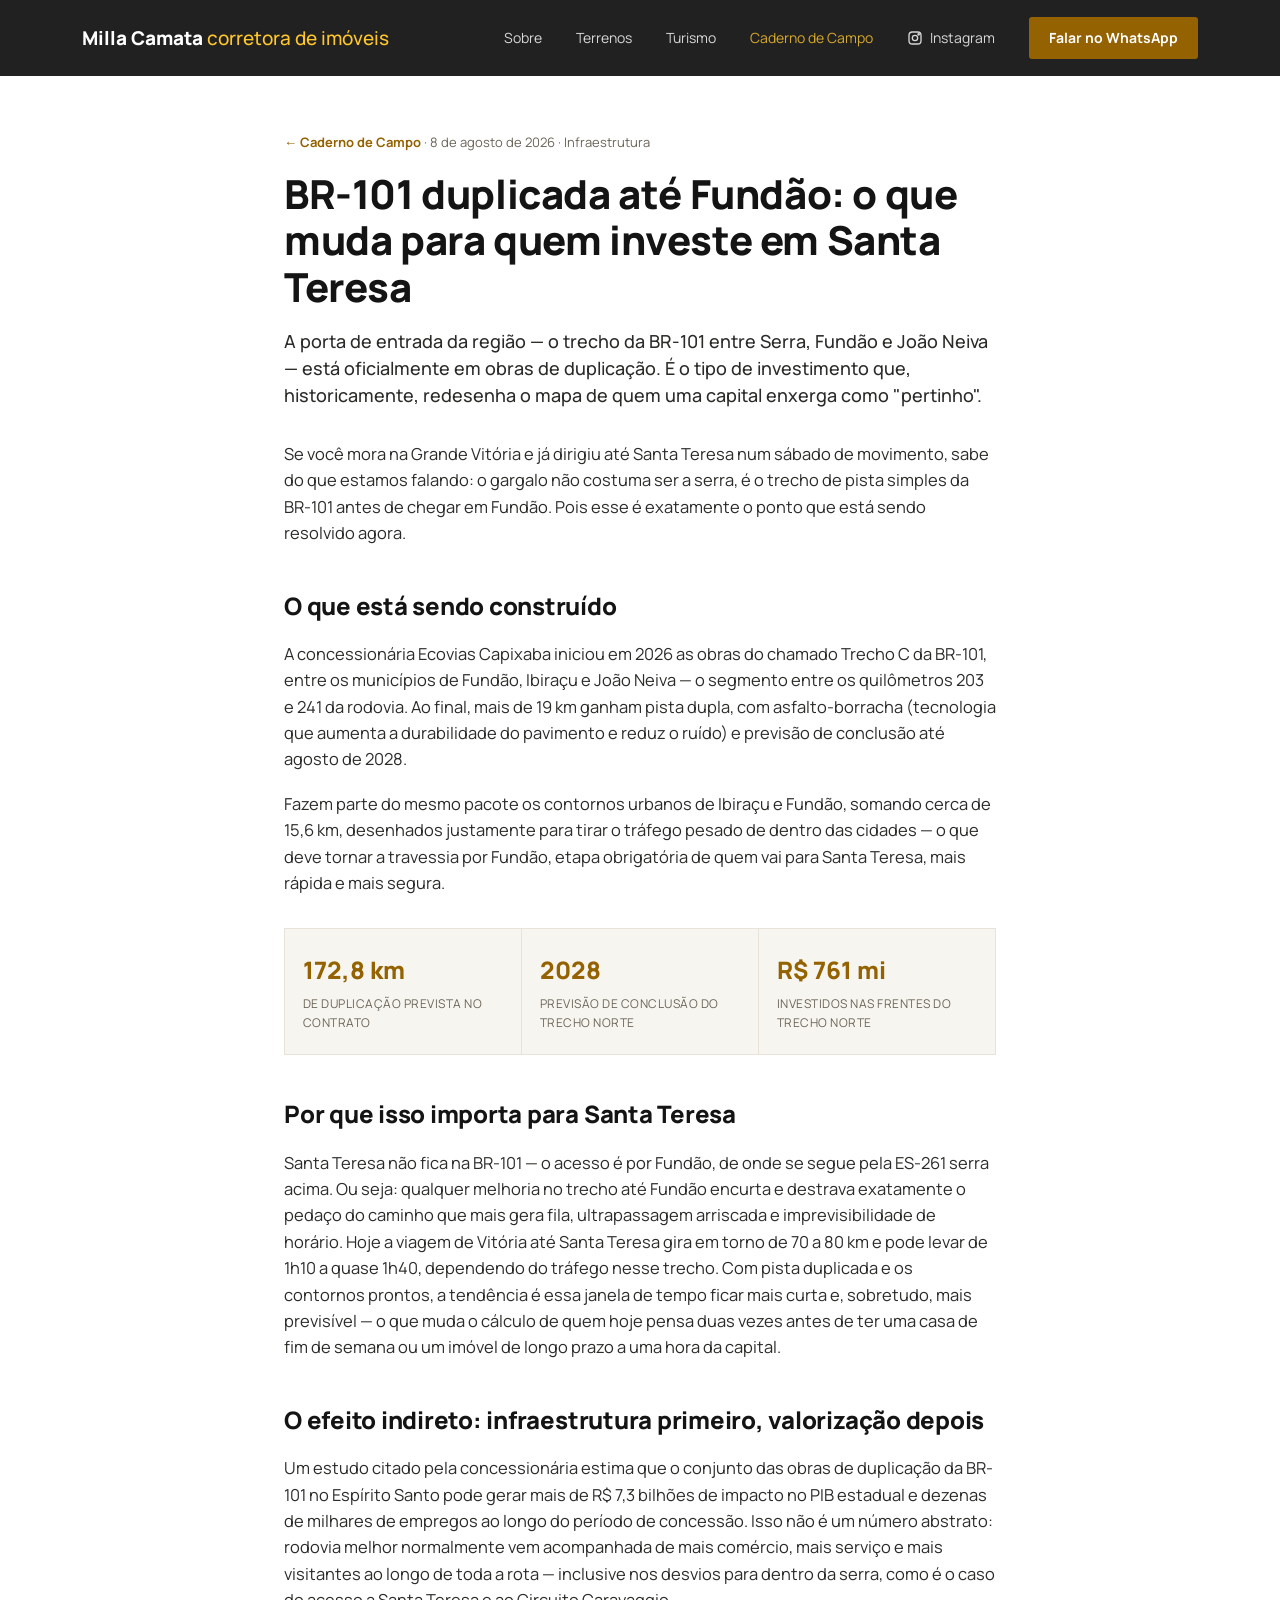
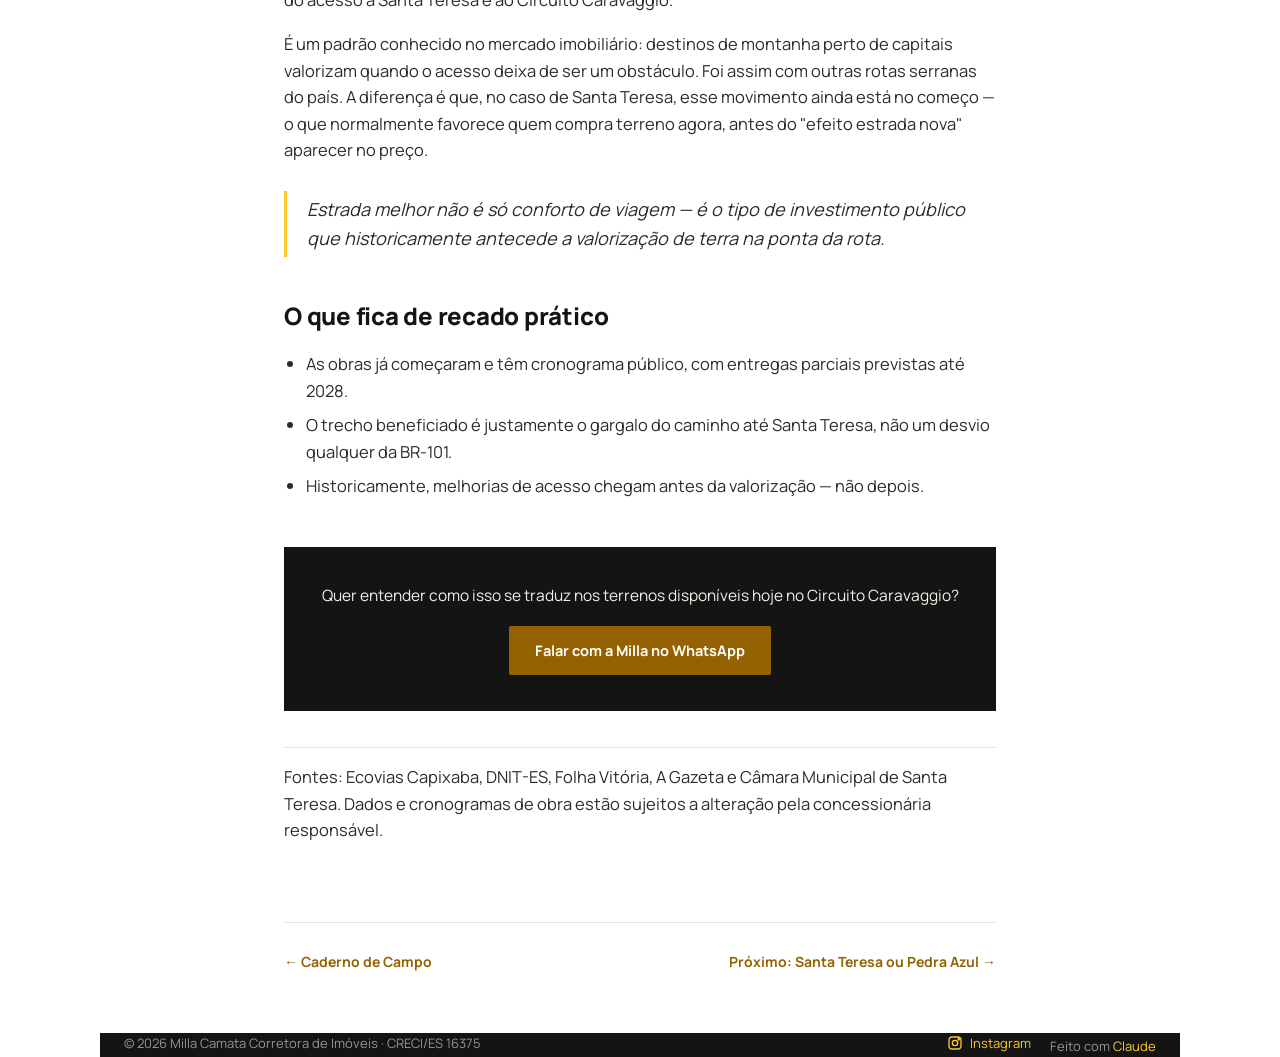
<file: blog/br-101-duplicacao-santa-teresa.html>
<!DOCTYPE html>
<html lang="pt-BR">
<head>
<!-- Google tag (gtag.js) -->
<script async src="https://www.googletagmanager.com/gtag/js?id=AW-18382453338"></script>
<script>
  window.dataLayer = window.dataLayer || [];
  function gtag(){dataLayer.push(arguments);}
  gtag('js', new Date());
  gtag('config', 'AW-18382453338');
  gtag('config', 'G-2QS3R63SDG');
</script>
<!-- Event snippet for Contato conversion page -->
<script>
function gtag_report_conversion(url) {
  var callback = function () {
    if (typeof(url) != 'undefined') {
      window.location = url;
    }
  };
  gtag('event', 'conversion', {
      'send_to': 'AW-18382453338/ITEOCLPhrt8cENr0t71E',
      'value': 1.0,
      'currency': 'BRL',
      'event_callback': callback
  });
  return false;
}
</script>
<!-- Microsoft Clarity -->
<script type="text/javascript">
    (function(c,l,a,r,i){
        c[a]=c[a]||function(){(c[a].q=c[a].q||[]).push(arguments)};
        function carregar(){
            var t=l.createElement(r);t.async=1;t.src="https://www.clarity.ms/tag/"+i;
            var y=l.getElementsByTagName(r)[0];y.parentNode.insertBefore(t,y);
        }
        if(l.readyState==="complete"){carregar();}
        else{c.addEventListener("load",carregar);}
    })(window, document, "clarity", "script", "y0h1s08zjz");
</script>
<meta charset="UTF-8">
<meta name="viewport" content="width=device-width, initial-scale=1.0">
<title>BR-101 duplicada até Fundão: o que muda para quem investe em Santa Teresa | Caderno de Campo</title>
<meta name="description" content="As obras de duplicação da BR-101 entre Serra, Fundão e João Neiva já começaram. Entenda o cronograma, os investimentos e o que isso representa para o acesso a Santa Teresa e para quem pensa em comprar terreno na região.">
<link rel="canonical" href="https://millacamata.com.br/blog/br-101-duplicacao-santa-teresa.html">
<meta property="og:type" content="article">
<meta property="og:title" content="BR-101 duplicada até Fundão: o que muda para quem investe em Santa Teresa">
<meta property="og:description" content="Entenda o cronograma das obras de duplicação da BR-101 e o que isso significa para o acesso a Santa Teresa e para o mercado de terrenos na região.">
<meta property="og:url" content="https://millacamata.com.br/blog/br-101-duplicacao-santa-teresa.html">
<meta property="og:locale" content="pt_BR">
<link rel="preload" href="/fonts/manrope-latin-wght-normal.woff2" as="font" type="font/woff2" crossorigin>
<link rel="stylesheet" href="style.css">
<script type="application/ld+json">
{
  "@context": "https://schema.org",
  "@type": "Article",
  "headline": "BR-101 duplicada até Fundão: o que muda para quem investe em Santa Teresa",
  "datePublished": "2026-08-08",
  "dateModified": "2026-08-08",
  "author": { "@type": "Person", "name": "Milla Camata" },
  "publisher": { "@type": "Organization", "name": "Milla Camata Corretora de Imóveis" },
  "mainEntityOfPage": "https://millacamata.com.br/blog/br-101-duplicacao-santa-teresa.html"
}
</script>
</head>
<body>

<header>
  <nav class="wrap">
    <a href="../index.html" class="brand">Milla Camata <span>corretora de imóveis</span></a>
    <div class="navlinks">
      <a href="../index.html#sobre">Sobre</a>
      <a href="../index.html#terrenos">Terrenos</a>
      <a href="../turismo/index.html">Turismo</a>
      <a href="index.html" style="color:var(--gold);">Caderno de Campo</a>
      <a href="https://www.instagram.com/millacamata_artistaecorretora/" target="_blank" rel="noopener" class="ig-link nav-ig">
        <svg viewBox="0 0 24 24" fill="none" stroke="currentColor" stroke-width="2"><rect x="3" y="3" width="18" height="18" rx="5"/><circle cx="12" cy="12" r="4"/><circle cx="17.5" cy="6.5" r="1"/></svg>
        Instagram
      </a>
      <a href="https://wa.me/5527996092266?text=Ol%C3%A1%20Milla%2C%20li%20o%20artigo%20sobre%20a%20duplica%C3%A7%C3%A3o%20da%20BR-101%20e%20quero%20saber%20mais%20sobre%20os%20terrenos%20dispon%C3%ADveis." class="nav-cta" target="_blank" rel="noopener" onclick="gtag_report_conversion();">Falar no WhatsApp</a>
    </div>
  </nav>
</header>

<div class="wrap-narrow">
  <article class="post">
    <p class="post-meta"><a href="index.html" style="color:var(--teal);font-weight:700;">← Caderno de Campo</a> · 8 de agosto de 2026 · Infraestrutura</p>
    <h1>BR-101 duplicada até Fundão: o que muda para quem investe em Santa Teresa</h1>
    <p class="lede">A porta de entrada da região — o trecho da BR-101 entre Serra, Fundão e João Neiva — está oficialmente em obras de duplicação. É o tipo de investimento que, historicamente, redesenha o mapa de quem uma capital enxerga como "pertinho".</p>

    <p>Se você mora na Grande Vitória e já dirigiu até Santa Teresa num sábado de movimento, sabe do que estamos falando: o gargalo não costuma ser a serra, é o trecho de pista simples da BR-101 antes de chegar em Fundão. Pois esse é exatamente o ponto que está sendo resolvido agora.</p>

    <h2>O que está sendo construído</h2>
    <p>A concessionária Ecovias Capixaba iniciou em 2026 as obras do chamado Trecho C da BR-101, entre os municípios de Fundão, Ibiraçu e João Neiva — o segmento entre os quilômetros 203 e 241 da rodovia. Ao final, mais de 19 km ganham pista dupla, com asfalto-borracha (tecnologia que aumenta a durabilidade do pavimento e reduz o ruído) e previsão de conclusão até agosto de 2028.</p>
    <p>Fazem parte do mesmo pacote os contornos urbanos de Ibiraçu e Fundão, somando cerca de 15,6 km, desenhados justamente para tirar o tráfego pesado de dentro das cidades — o que deve tornar a travessia por Fundão, etapa obrigatória de quem vai para Santa Teresa, mais rápida e mais segura.</p>

    <div class="stat-row">
      <div class="stat-box"><div class="n">172,8 km</div><div class="t">de duplicação prevista no contrato</div></div>
      <div class="stat-box"><div class="n">2028</div><div class="t">previsão de conclusão do trecho norte</div></div>
      <div class="stat-box"><div class="n">R$ 761 mi</div><div class="t">investidos nas frentes do trecho norte</div></div>
    </div>

    <h2>Por que isso importa para Santa Teresa</h2>
    <p>Santa Teresa não fica na BR-101 — o acesso é por Fundão, de onde se segue pela ES-261 serra acima. Ou seja: qualquer melhoria no trecho até Fundão encurta e destrava exatamente o pedaço do caminho que mais gera fila, ultrapassagem arriscada e imprevisibilidade de horário. Hoje a viagem de Vitória até Santa Teresa gira em torno de 70 a 80 km e pode levar de 1h10 a quase 1h40, dependendo do tráfego nesse trecho. Com pista duplicada e os contornos prontos, a tendência é essa janela de tempo ficar mais curta e, sobretudo, mais previsível — o que muda o cálculo de quem hoje pensa duas vezes antes de ter uma casa de fim de semana ou um imóvel de longo prazo a uma hora da capital.</p>

    <h2>O efeito indireto: infraestrutura primeiro, valorização depois</h2>
    <p>Um estudo citado pela concessionária estima que o conjunto das obras de duplicação da BR-101 no Espírito Santo pode gerar mais de R$ 7,3 bilhões de impacto no PIB estadual e dezenas de milhares de empregos ao longo do período de concessão. Isso não é um número abstrato: rodovia melhor normalmente vem acompanhada de mais comércio, mais serviço e mais visitantes ao longo de toda a rota — inclusive nos desvios para dentro da serra, como é o caso do acesso a Santa Teresa e ao Circuito Caravaggio.</p>
    <p>É um padrão conhecido no mercado imobiliário: destinos de montanha perto de capitais valorizam quando o acesso deixa de ser um obstáculo. Foi assim com outras rotas serranas do país. A diferença é que, no caso de Santa Teresa, esse movimento ainda está no começo — o que normalmente favorece quem compra terreno agora, antes do "efeito estrada nova" aparecer no preço.</p>

    <blockquote>Estrada melhor não é só conforto de viagem — é o tipo de investimento público que historicamente antecede a valorização de terra na ponta da rota.</blockquote>

    <h2>O que fica de recado prático</h2>
    <ul>
      <li>As obras já começaram e têm cronograma público, com entregas parciais previstas até 2028.</li>
      <li>O trecho beneficiado é justamente o gargalo do caminho até Santa Teresa, não um desvio qualquer da BR-101.</li>
      <li>Historicamente, melhorias de acesso chegam antes da valorização — não depois.</li>
    </ul>

    <div class="post-cta">
      <p>Quer entender como isso se traduz nos terrenos disponíveis hoje no Circuito Caravaggio?</p>
      <a class="btn" target="_blank" rel="noopener" href="https://wa.me/5527996092266?text=Ol%C3%A1%20Milla%2C%20li%20o%20artigo%20sobre%20a%20duplica%C3%A7%C3%A3o%20da%20BR-101%20e%20quero%20saber%20mais%20sobre%20os%20terrenos%20dispon%C3%ADveis." onclick="gtag_report_conversion();">Falar com a Milla no WhatsApp</a>
    </div>

    <p class="source-note">Fontes: Ecovias Capixaba, DNIT-ES, Folha Vitória, A Gazeta e Câmara Municipal de Santa Teresa. Dados e cronogramas de obra estão sujeitos a alteração pela concessionária responsável.</p>
  </article>

  <div class="post-nav">
    <a href="index.html">← Caderno de Campo</a>
    <a href="santa-teresa-ou-pedra-azul.html">Próximo: Santa Teresa ou Pedra Azul →</a>
  </div>
</div>

<footer class="wrap">
  <span>© 2026 Milla Camata Corretora de Imóveis · CRECI/ES 16375</span>
  <span>
    <a class="ig-link" target="_blank" rel="noopener" href="https://www.instagram.com/millacamata_artistaecorretora/" style="margin-right:16px;">
      <svg viewBox="0 0 24 24" fill="none" stroke="currentColor" stroke-width="2"><rect x="3" y="3" width="18" height="18" rx="5"/><circle cx="12" cy="12" r="4"/><circle cx="17.5" cy="6.5" r="1"/></svg>
      Instagram
    </a>
    Feito com <a href="#">Claude</a>
  </span>
</footer>

</body>
</html>
</file>
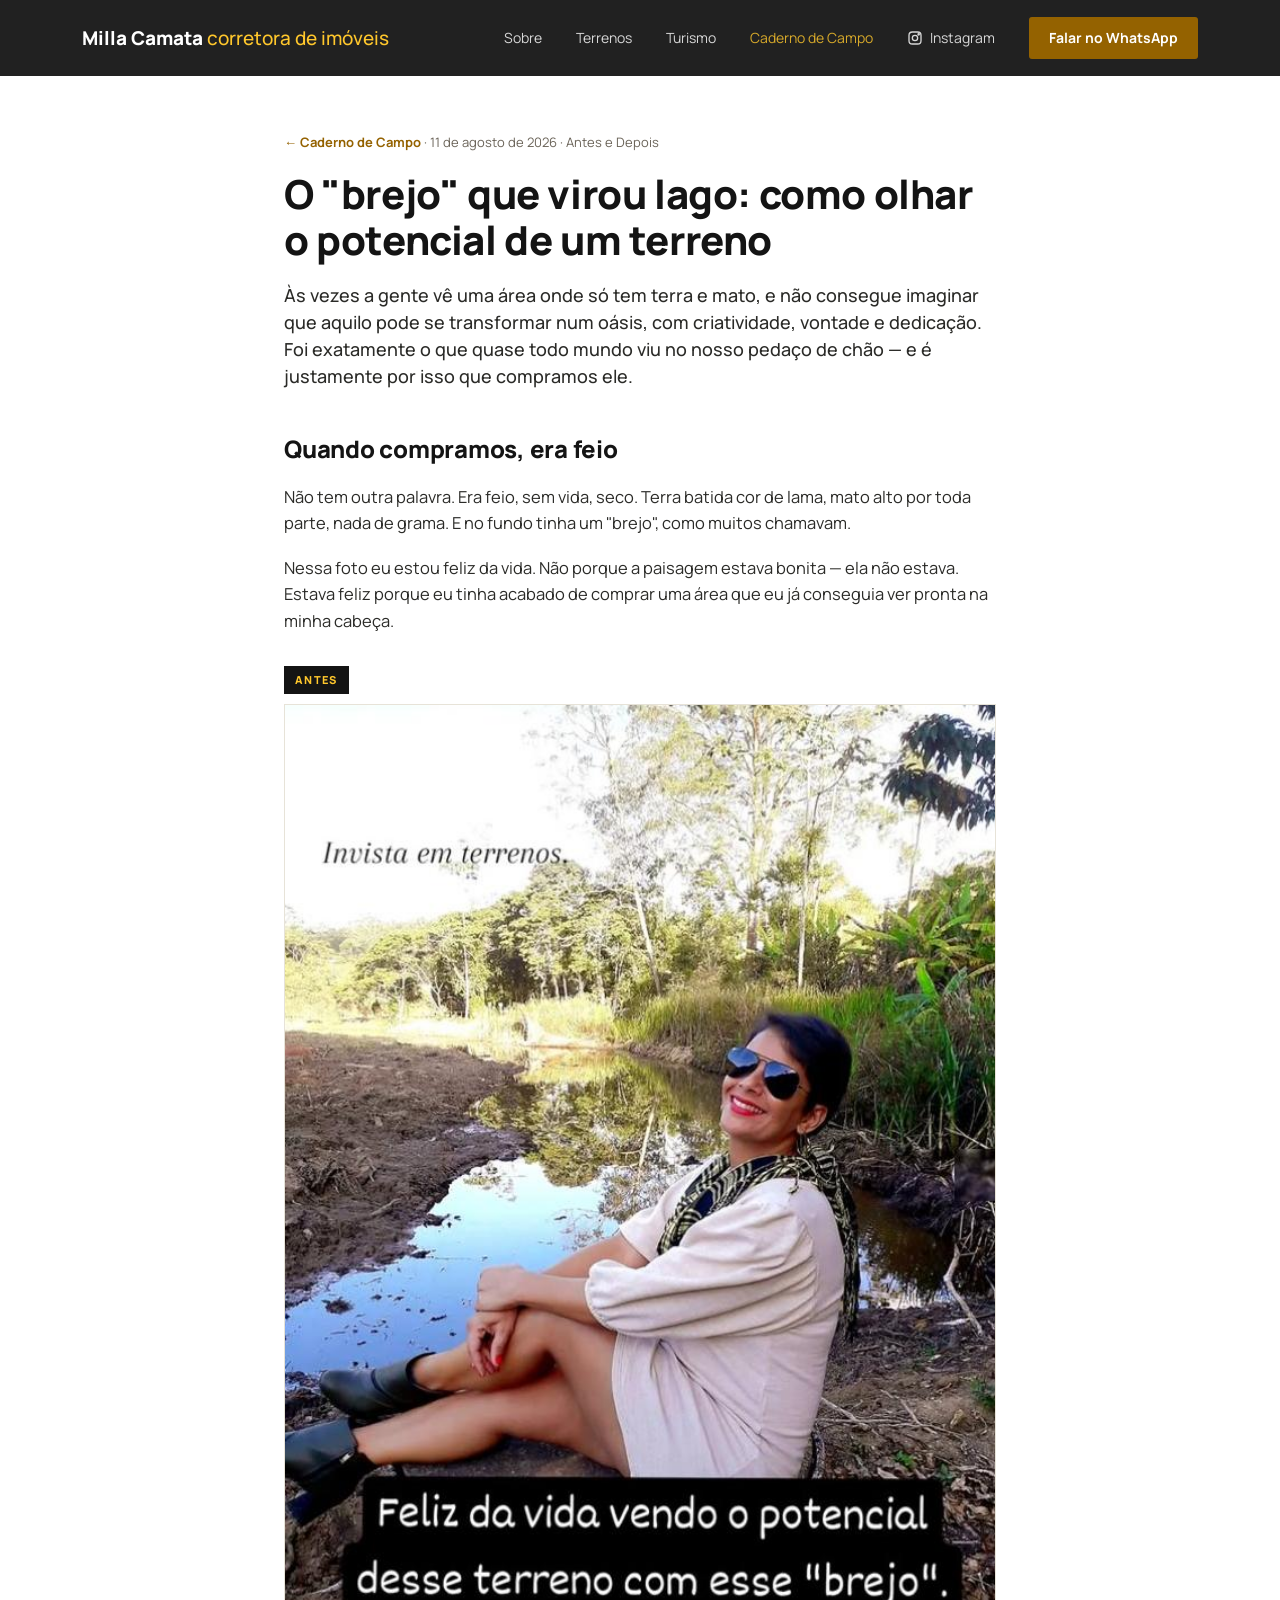
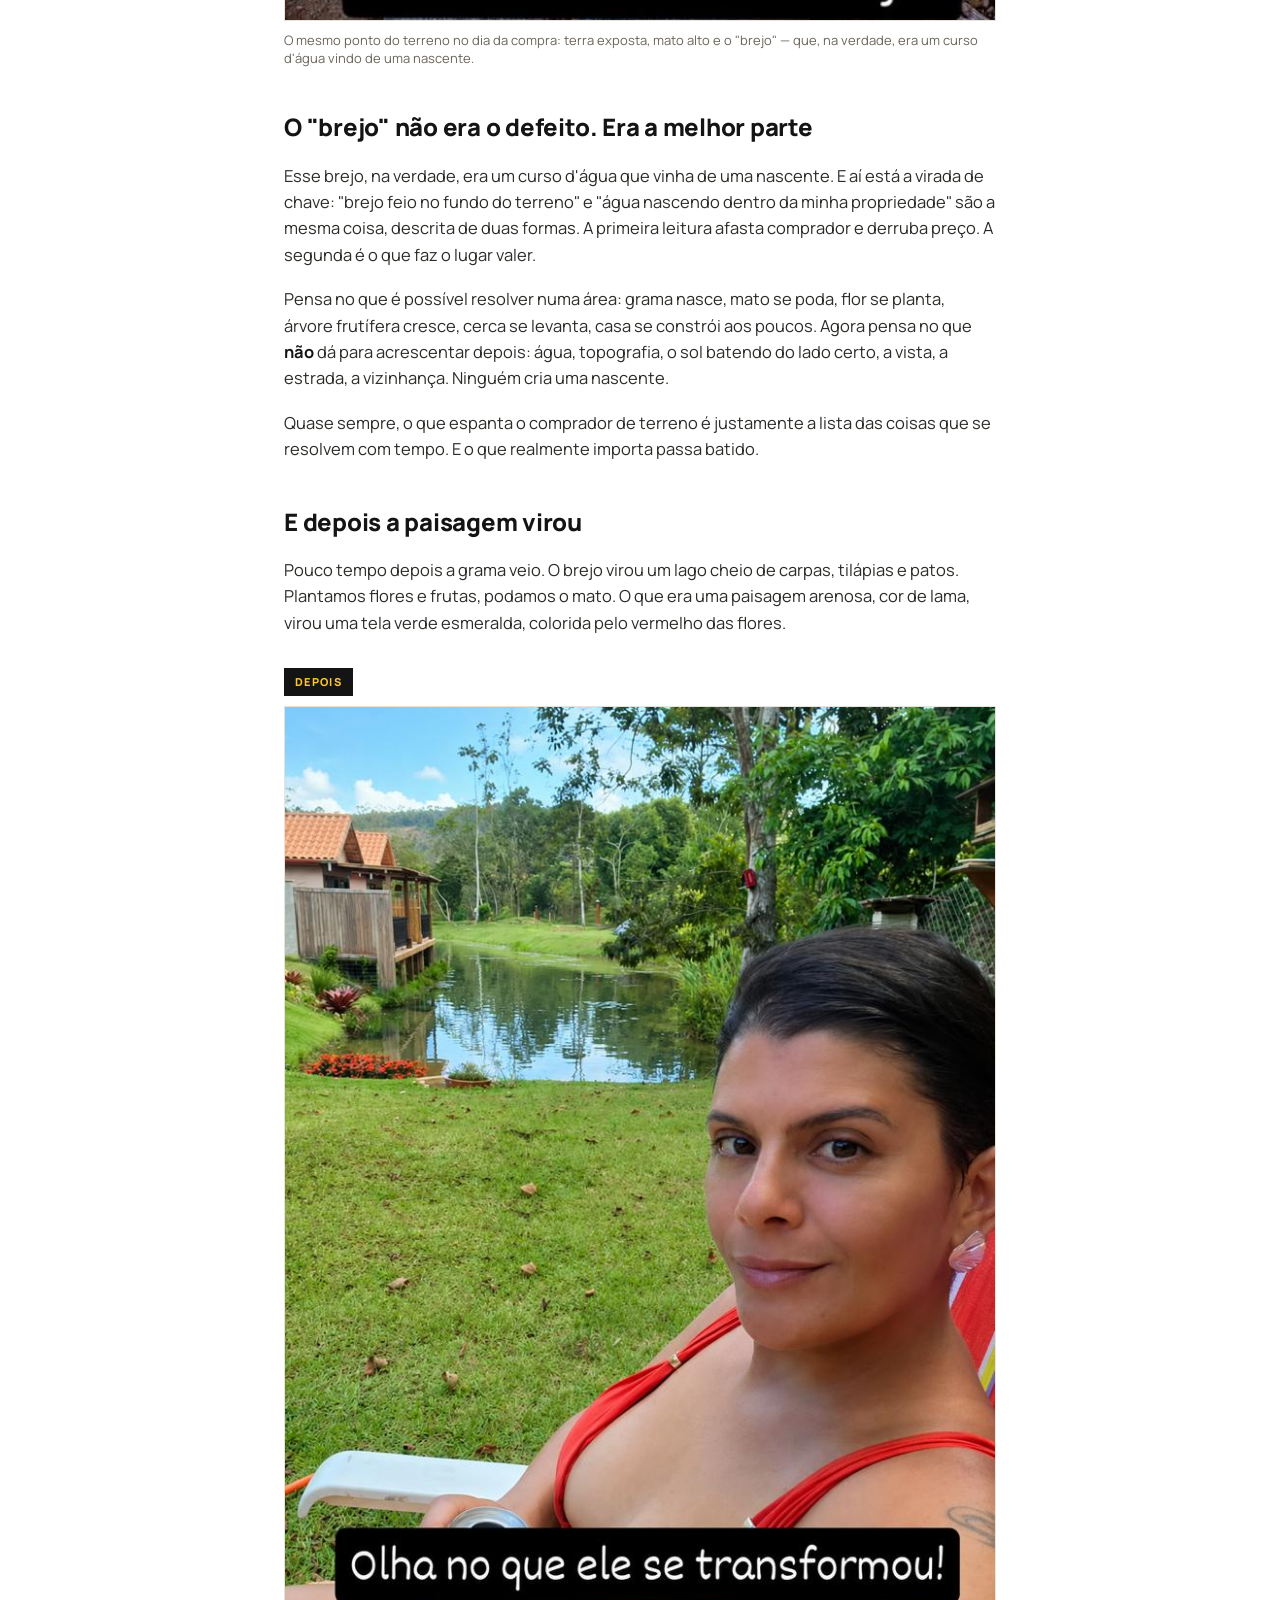
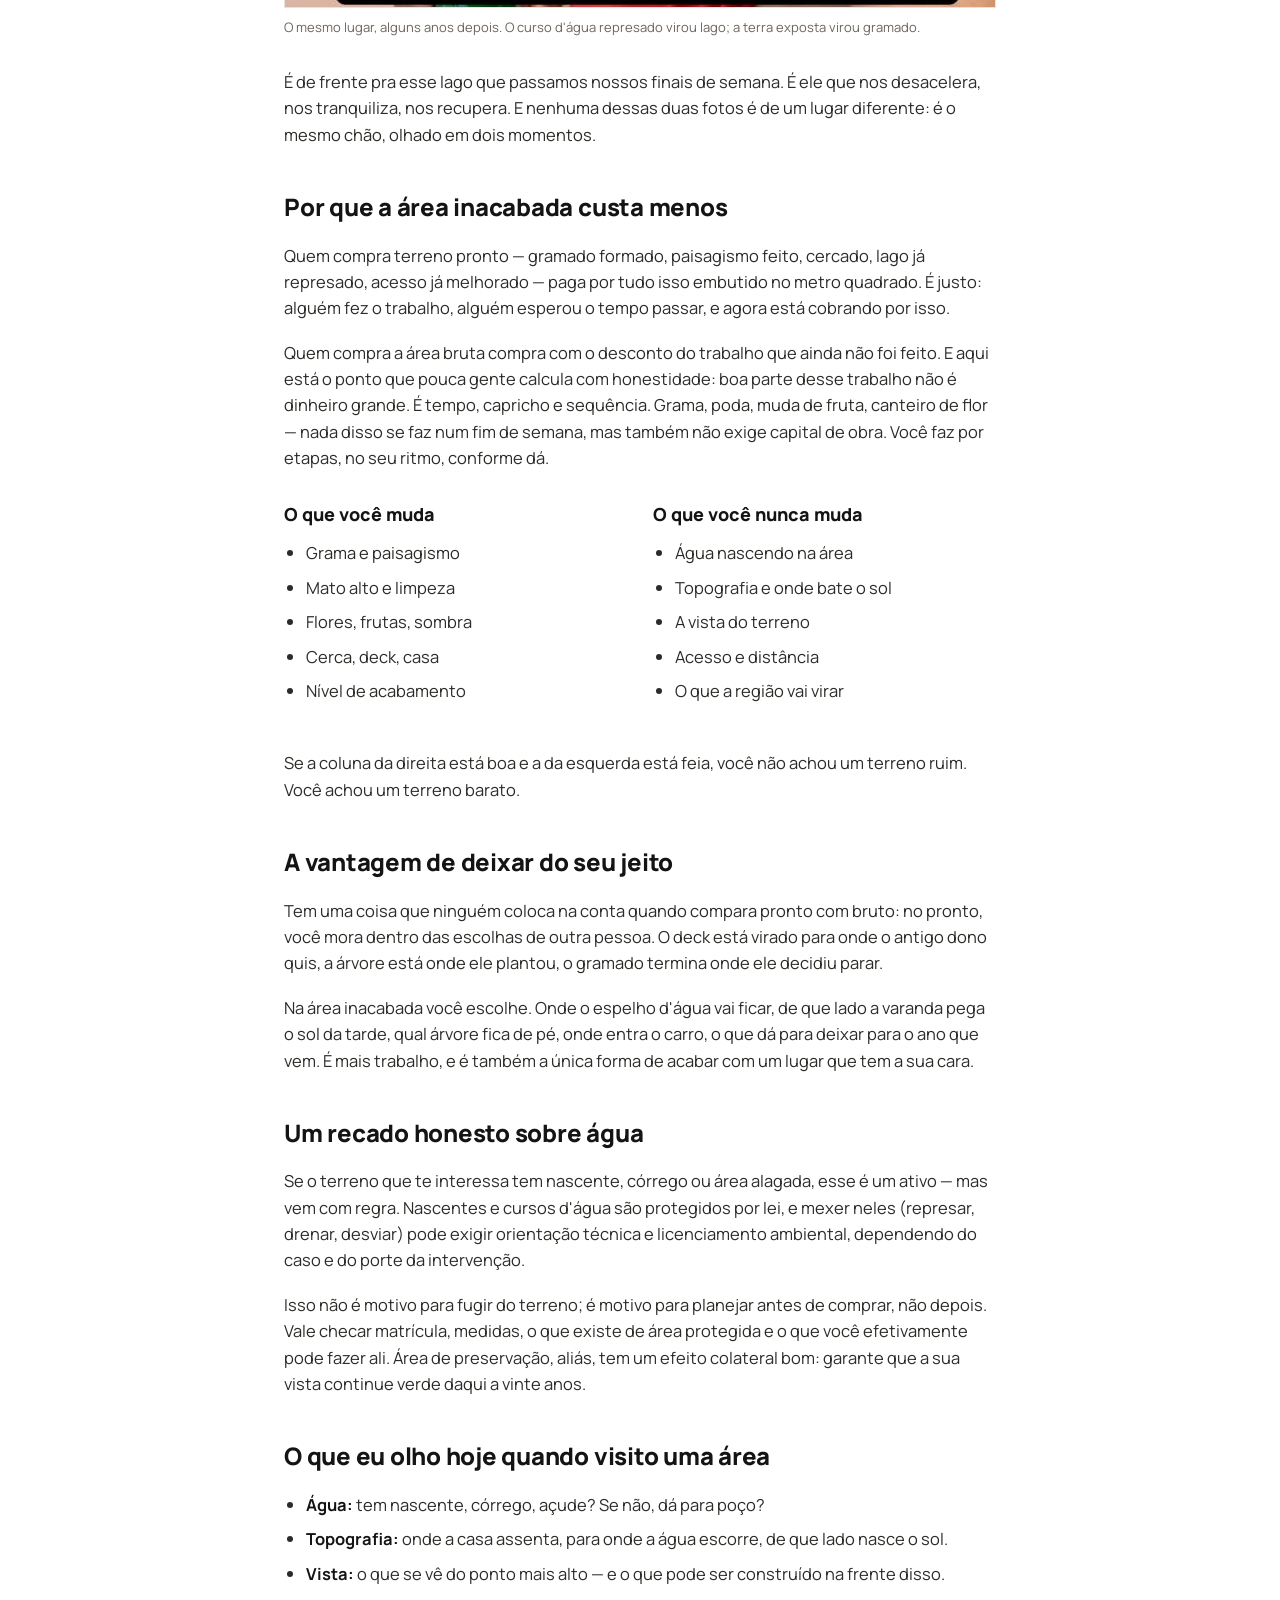
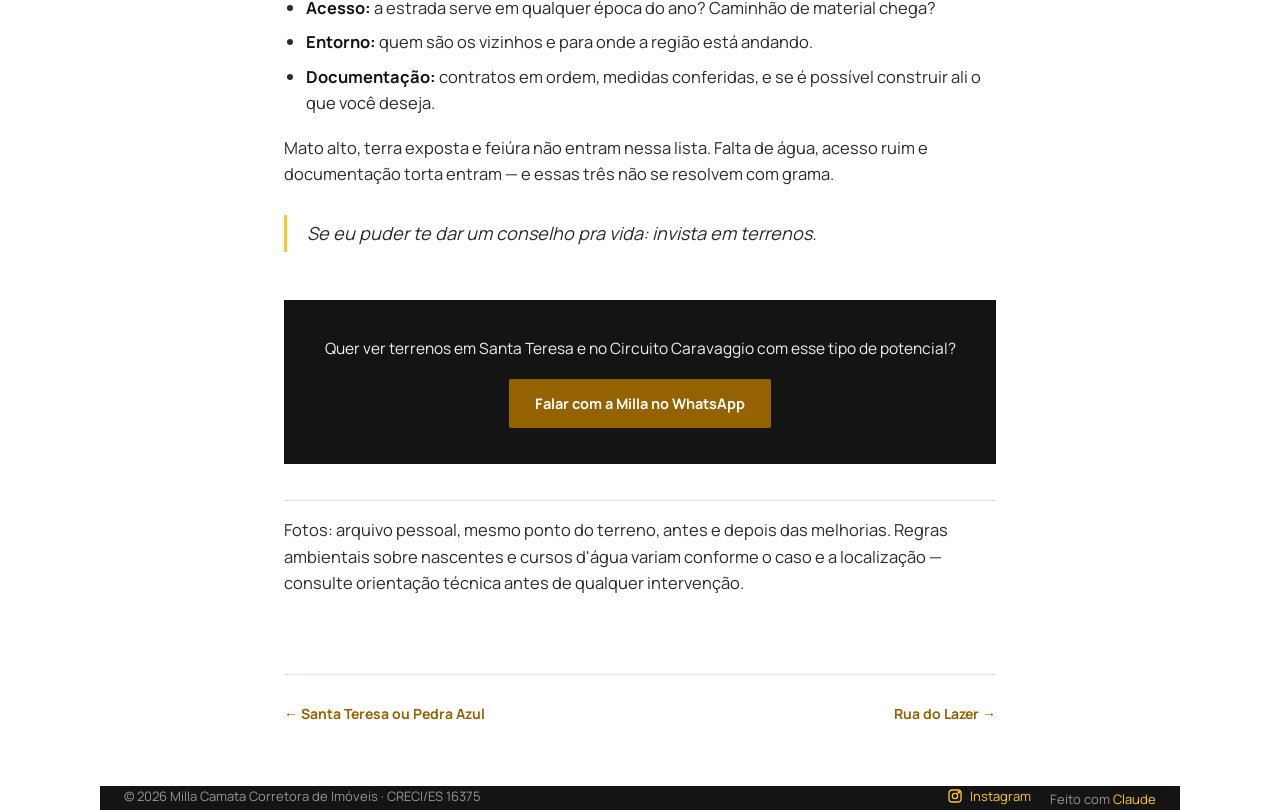
<file: blog/brejo-virou-lago-potencial-do-terreno.html>
<!DOCTYPE html>
<html lang="pt-BR">
<head>
<!-- Google tag (gtag.js) -->
<script async src="https://www.googletagmanager.com/gtag/js?id=AW-18382453338"></script>
<script>
  window.dataLayer = window.dataLayer || [];
  function gtag(){dataLayer.push(arguments);}
  gtag('js', new Date());
  gtag('config', 'AW-18382453338');
  gtag('config', 'G-2QS3R63SDG');
</script>
<!-- Event snippet for Contato conversion page -->
<script>
function gtag_report_conversion(url) {
  var callback = function () {
    if (typeof(url) != 'undefined') {
      window.location = url;
    }
  };
  gtag('event', 'conversion', {
      'send_to': 'AW-18382453338/ITEOCLPhrt8cENr0t71E',
      'value': 1.0,
      'currency': 'BRL',
      'event_callback': callback
  });
  return false;
}
</script>
<!-- Microsoft Clarity -->
<script type="text/javascript">
    (function(c,l,a,r,i){
        c[a]=c[a]||function(){(c[a].q=c[a].q||[]).push(arguments)};
        function carregar(){
            var t=l.createElement(r);t.async=1;t.src="https://www.clarity.ms/tag/"+i;
            var y=l.getElementsByTagName(r)[0];y.parentNode.insertBefore(t,y);
        }
        if(l.readyState==="complete"){carregar();}
        else{c.addEventListener("load",carregar);}
    })(window, document, "clarity", "script", "y0h1s08zjz");
</script>
<meta charset="UTF-8">
<meta name="viewport" content="width=device-width, initial-scale=1.0">
<title>O "brejo" que virou lago: como olhar o potencial de um terreno | Caderno de Campo</title>
<meta name="description" content="Quando compramos nosso pedaço de chão, era só terra, mato e um brejo no fundo. Hoje é um lago. O antes e o depois de um terreno e por que vale comprar uma área ainda inacabada.">
<link rel="canonical" href="https://millacamata.com.br/blog/brejo-virou-lago-potencial-do-terreno.html">
<meta property="og:type" content="article">
<meta property="og:title" content="O &quot;brejo&quot; que virou lago: como olhar o potencial de um terreno">
<meta property="og:description" content="Era só terra, mato e um brejo no fundo. Hoje é um lago com carpas e patos. O antes e o depois de um terreno, e por que a área inacabada é a melhor oportunidade.">
<meta property="og:url" content="https://millacamata.com.br/blog/brejo-virou-lago-potencial-do-terreno.html">
<meta property="og:image" content="https://millacamata.com.br/blog/img/og-brejo-virou-lago.jpg">
<meta property="og:locale" content="pt_BR">
<link rel="preload" href="/fonts/manrope-latin-wght-normal.woff2" as="font" type="font/woff2" crossorigin>
<link rel="stylesheet" href="style.css">
<script type="application/ld+json">
{
  "@context": "https://schema.org",
  "@type": "Article",
  "headline": "O \"brejo\" que virou lago: como olhar o potencial de um terreno",
  "datePublished": "2026-08-11",
  "dateModified": "2026-08-11",
  "image": "https://millacamata.com.br/blog/img/og-brejo-virou-lago.jpg",
  "author": { "@type": "Person", "name": "Milla Camata" },
  "publisher": { "@type": "Organization", "name": "Milla Camata Corretora de Imóveis" },
  "mainEntityOfPage": "https://millacamata.com.br/blog/brejo-virou-lago-potencial-do-terreno.html"
}
</script>
</head>
<body>

<header>
  <nav class="wrap">
    <a href="../index.html" class="brand">Milla Camata <span>corretora de imóveis</span></a>
    <div class="navlinks">
      <a href="../index.html#sobre">Sobre</a>
      <a href="../index.html#terrenos">Terrenos</a>
      <a href="../turismo/index.html">Turismo</a>
      <a href="index.html" style="color:var(--gold);">Caderno de Campo</a>
      <a href="https://www.instagram.com/millacamata_artistaecorretora/" target="_blank" rel="noopener" class="ig-link nav-ig">
        <svg viewBox="0 0 24 24" fill="none" stroke="currentColor" stroke-width="2"><rect x="3" y="3" width="18" height="18" rx="5"/><circle cx="12" cy="12" r="4"/><circle cx="17.5" cy="6.5" r="1"/></svg>
        Instagram
      </a>
      <a href="https://wa.me/5527996092266?text=Ol%C3%A1%20Milla%2C%20li%20o%20artigo%20do%20%22brejo%20que%20virou%20lago%22%20e%20quero%20ver%20terrenos%20com%20potencial%20em%20Santa%20Teresa." class="nav-cta" target="_blank" rel="noopener" onclick="gtag_report_conversion();">Falar no WhatsApp</a>
    </div>
  </nav>
</header>

<div class="wrap-narrow">
  <article class="post">
    <p class="post-meta"><a href="index.html" style="color:var(--teal);font-weight:700;">← Caderno de Campo</a> · 11 de agosto de 2026 · Antes e Depois</p>
    <h1>O "brejo" que virou lago: como olhar o potencial de um terreno</h1>
    <p class="lede">Às vezes a gente vê uma área onde só tem terra e mato, e não consegue imaginar que aquilo pode se transformar num oásis, com criatividade, vontade e dedicação. Foi exatamente o que quase todo mundo viu no nosso pedaço de chão — e é justamente por isso que compramos ele.</p>

    <h2>Quando compramos, era feio</h2>
    <p>Não tem outra palavra. Era feio, sem vida, seco. Terra batida cor de lama, mato alto por toda parte, nada de grama. E no fundo tinha um "brejo", como muitos chamavam.</p>
    <p>Nessa foto eu estou feliz da vida. Não porque a paisagem estava bonita — ela não estava. Estava feliz porque eu tinha acabado de comprar uma área que eu já conseguia ver pronta na minha cabeça.</p>

    <figure>
      <span class="ba-tag">Antes</span>
      <img src="img/terreno-antes-brejo.jpg" alt="Milla sentada de frente para uma área de terra batida com um curso d'água raso ao fundo, antes das melhorias no terreno" width="630" height="812" loading="lazy">
      <figcaption>O mesmo ponto do terreno no dia da compra: terra exposta, mato alto e o "brejo" — que, na verdade, era um curso d'água vindo de uma nascente.</figcaption>
    </figure>

    <h2>O "brejo" não era o defeito. Era a melhor parte</h2>
    <p>Esse brejo, na verdade, era um curso d'água que vinha de uma nascente. E aí está a virada de chave: "brejo feio no fundo do terreno" e "água nascendo dentro da minha propriedade" são a mesma coisa, descrita de duas formas. A primeira leitura afasta comprador e derruba preço. A segunda é o que faz o lugar valer.</p>
    <p>Pensa no que é possível resolver numa área: grama nasce, mato se poda, flor se planta, árvore frutífera cresce, cerca se levanta, casa se constrói aos poucos. Agora pensa no que <strong>não</strong> dá para acrescentar depois: água, topografia, o sol batendo do lado certo, a vista, a estrada, a vizinhança. Ninguém cria uma nascente.</p>
    <p>Quase sempre, o que espanta o comprador de terreno é justamente a lista das coisas que se resolvem com tempo. E o que realmente importa passa batido.</p>

    <h2>E depois a paisagem virou</h2>
    <p>Pouco tempo depois a grama veio. O brejo virou um lago cheio de carpas, tilápias e patos. Plantamos flores e frutas, podamos o mato. O que era uma paisagem arenosa, cor de lama, virou uma tela verde esmeralda, colorida pelo vermelho das flores.</p>

    <figure>
      <span class="ba-tag">Depois</span>
      <img src="img/terreno-depois-lago.jpg" alt="Milla tomando sol com um lago, grama verde, canteiro de flores vermelhas e a casa ao fundo, no mesmo terreno depois das melhorias" width="731" height="927" loading="lazy">
      <figcaption>O mesmo lugar, alguns anos depois. O curso d'água represado virou lago; a terra exposta virou gramado.</figcaption>
    </figure>

    <p>É de frente pra esse lago que passamos nossos finais de semana. É ele que nos desacelera, nos tranquiliza, nos recupera. E nenhuma dessas duas fotos é de um lugar diferente: é o mesmo chão, olhado em dois momentos.</p>

    <h2>Por que a área inacabada custa menos</h2>
    <p>Quem compra terreno pronto — gramado formado, paisagismo feito, cercado, lago já represado, acesso já melhorado — paga por tudo isso embutido no metro quadrado. É justo: alguém fez o trabalho, alguém esperou o tempo passar, e agora está cobrando por isso.</p>
    <p>Quem compra a área bruta compra com o desconto do trabalho que ainda não foi feito. E aqui está o ponto que pouca gente calcula com honestidade: boa parte desse trabalho não é dinheiro grande. É tempo, capricho e sequência. Grama, poda, muda de fruta, canteiro de flor — nada disso se faz num fim de semana, mas também não exige capital de obra. Você faz por etapas, no seu ritmo, conforme dá.</p>

    <div class="two-col">
      <div>
        <h3>O que você muda</h3>
        <ul>
          <li>Grama e paisagismo</li>
          <li>Mato alto e limpeza</li>
          <li>Flores, frutas, sombra</li>
          <li>Cerca, deck, casa</li>
          <li>Nível de acabamento</li>
        </ul>
      </div>
      <div>
        <h3>O que você nunca muda</h3>
        <ul>
          <li>Água nascendo na área</li>
          <li>Topografia e onde bate o sol</li>
          <li>A vista do terreno</li>
          <li>Acesso e distância</li>
          <li>O que a região vai virar</li>
        </ul>
      </div>
    </div>

    <p>Se a coluna da direita está boa e a da esquerda está feia, você não achou um terreno ruim. Você achou um terreno barato.</p>

    <h2>A vantagem de deixar do seu jeito</h2>
    <p>Tem uma coisa que ninguém coloca na conta quando compara pronto com bruto: no pronto, você mora dentro das escolhas de outra pessoa. O deck está virado para onde o antigo dono quis, a árvore está onde ele plantou, o gramado termina onde ele decidiu parar.</p>
    <p>Na área inacabada você escolhe. Onde o espelho d'água vai ficar, de que lado a varanda pega o sol da tarde, qual árvore fica de pé, onde entra o carro, o que dá para deixar para o ano que vem. É mais trabalho, e é também a única forma de acabar com um lugar que tem a sua cara.</p>

    <h2>Um recado honesto sobre água</h2>
    <p>Se o terreno que te interessa tem nascente, córrego ou área alagada, esse é um ativo — mas vem com regra. Nascentes e cursos d'água são protegidos por lei, e mexer neles (represar, drenar, desviar) pode exigir orientação técnica e licenciamento ambiental, dependendo do caso e do porte da intervenção.</p>
    <p>Isso não é motivo para fugir do terreno; é motivo para planejar antes de comprar, não depois. Vale checar matrícula, medidas, o que existe de área protegida e o que você efetivamente pode fazer ali. Área de preservação, aliás, tem um efeito colateral bom: garante que a sua vista continue verde daqui a vinte anos.</p>

    <h2>O que eu olho hoje quando visito uma área</h2>
    <ul>
      <li><strong>Água:</strong> tem nascente, córrego, açude? Se não, dá para poço?</li>
      <li><strong>Topografia:</strong> onde a casa assenta, para onde a água escorre, de que lado nasce o sol.</li>
      <li><strong>Vista:</strong> o que se vê do ponto mais alto — e o que pode ser construído na frente disso.</li>
      <li><strong>Acesso:</strong> a estrada serve em qualquer época do ano? Caminhão de material chega?</li>
      <li><strong>Entorno:</strong> quem são os vizinhos e para onde a região está andando.</li>
      <li><strong>Documentação:</strong> contratos em ordem, medidas conferidas, e se é possível construir ali o que você deseja.</li>
    </ul>
    <p>Mato alto, terra exposta e feiúra não entram nessa lista. Falta de água, acesso ruim e documentação torta entram — e essas três não se resolvem com grama.</p>

    <blockquote>Se eu puder te dar um conselho pra vida: invista em terrenos.</blockquote>

    <div class="post-cta">
      <p>Quer ver terrenos em Santa Teresa e no Circuito Caravaggio com esse tipo de potencial?</p>
      <a class="btn" target="_blank" rel="noopener" href="https://wa.me/5527996092266?text=Ol%C3%A1%20Milla%2C%20li%20o%20artigo%20do%20%22brejo%20que%20virou%20lago%22%20e%20quero%20ver%20terrenos%20com%20potencial%20em%20Santa%20Teresa." onclick="gtag_report_conversion();">Falar com a Milla no WhatsApp</a>
    </div>

    <p class="source-note">Fotos: arquivo pessoal, mesmo ponto do terreno, antes e depois das melhorias. Regras ambientais sobre nascentes e cursos d'água variam conforme o caso e a localização — consulte orientação técnica antes de qualquer intervenção.</p>
  </article>

  <div class="post-nav">
    <a href="santa-teresa-ou-pedra-azul.html">← Santa Teresa ou Pedra Azul</a>
    <a href="rua-do-lazer-santa-teresa.html">Rua do Lazer →</a>
  </div>
</div>

<footer class="wrap">
  <span>© 2026 Milla Camata Corretora de Imóveis · CRECI/ES 16375</span>
  <span>
    <a class="ig-link" target="_blank" rel="noopener" href="https://www.instagram.com/millacamata_artistaecorretora/" style="margin-right:16px;">
      <svg viewBox="0 0 24 24" fill="none" stroke="currentColor" stroke-width="2"><rect x="3" y="3" width="18" height="18" rx="5"/><circle cx="12" cy="12" r="4"/><circle cx="17.5" cy="6.5" r="1"/></svg>
      Instagram
    </a>
    Feito com <a href="#">Claude</a>
  </span>
</footer>

</body>
</html>
</file>
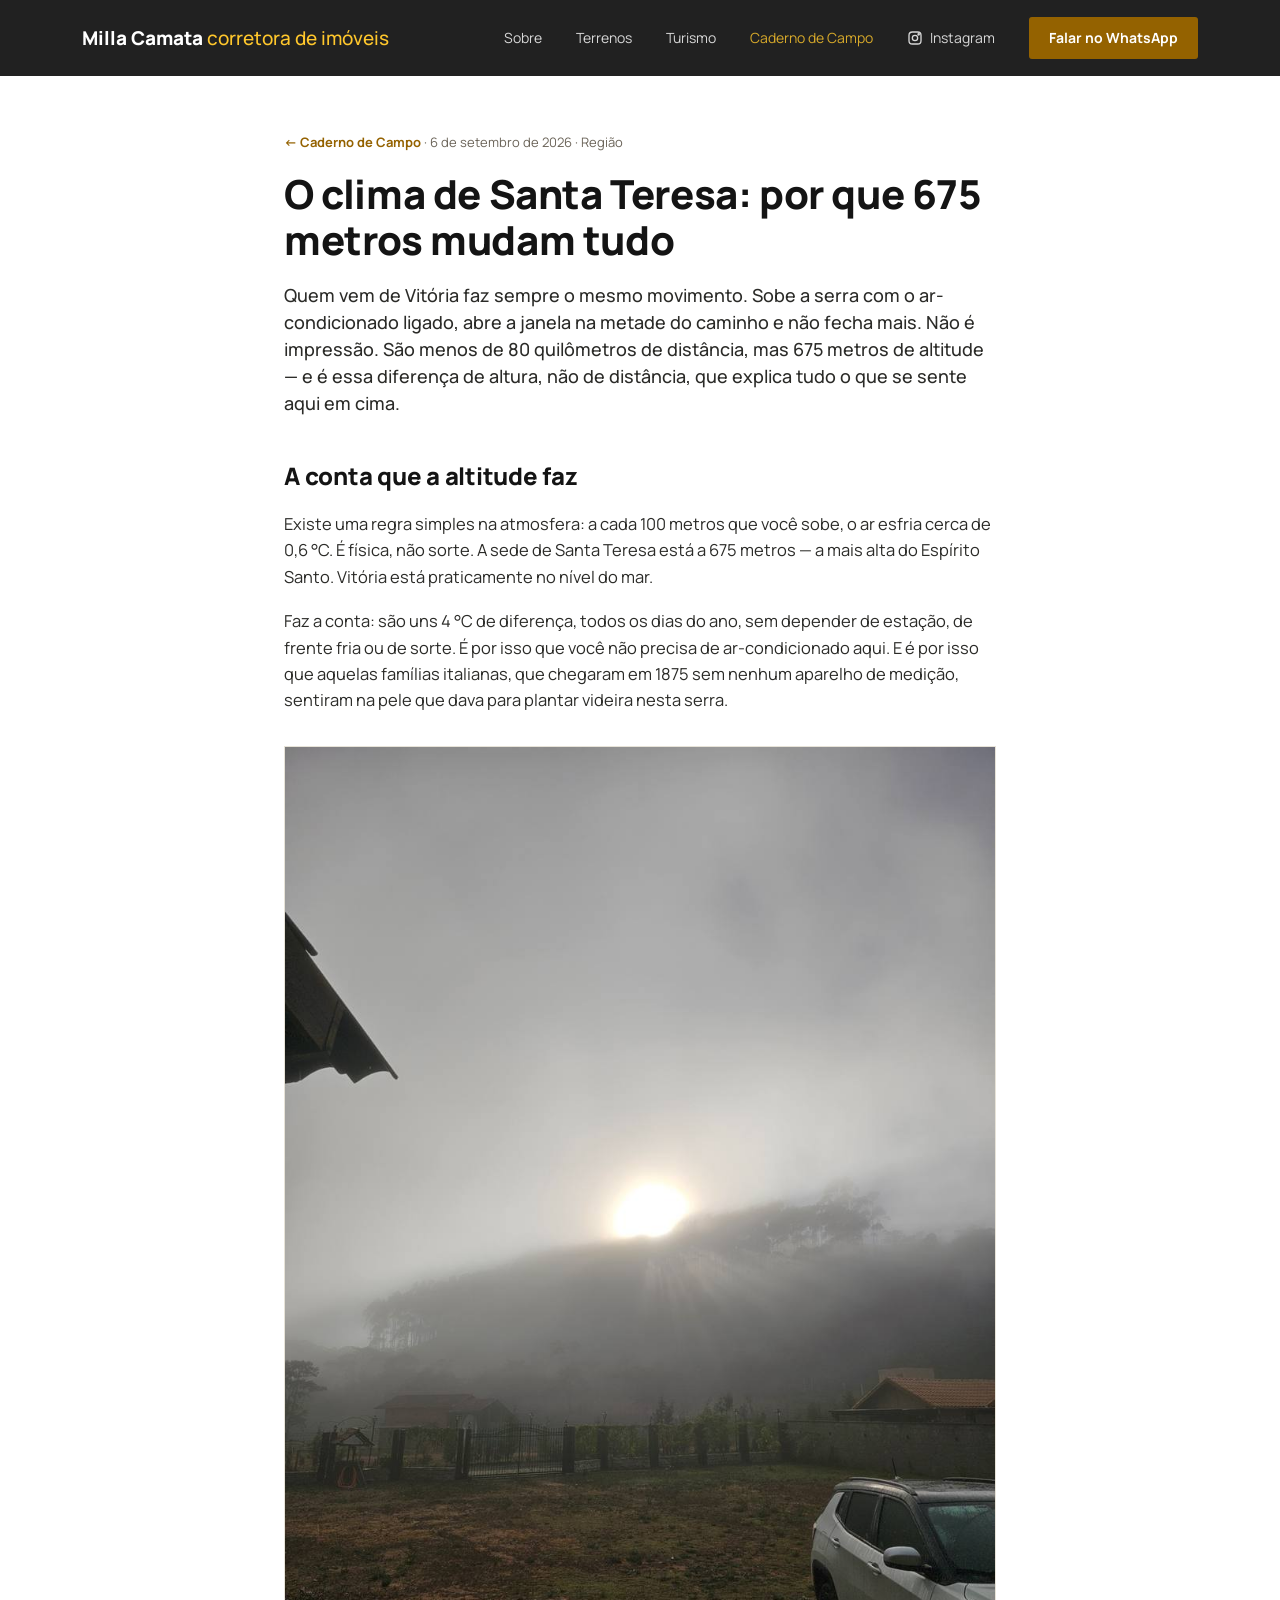
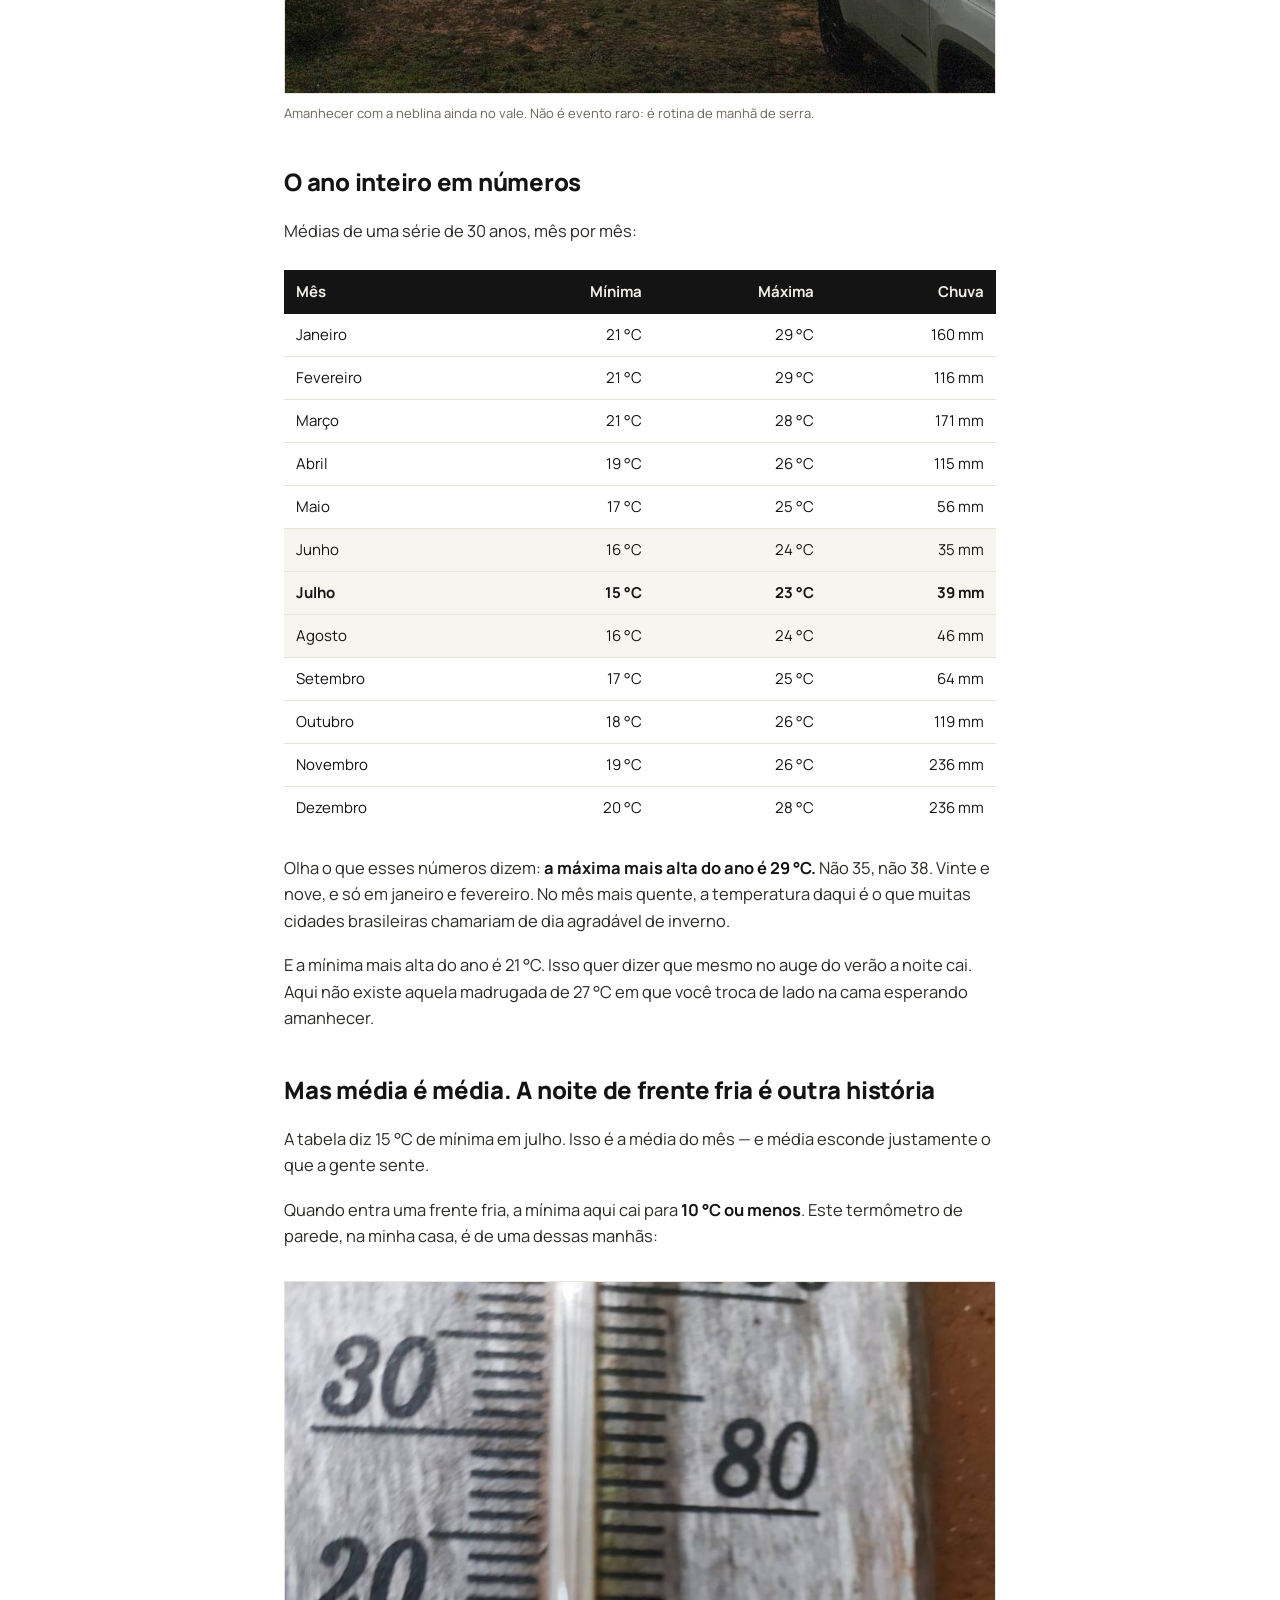
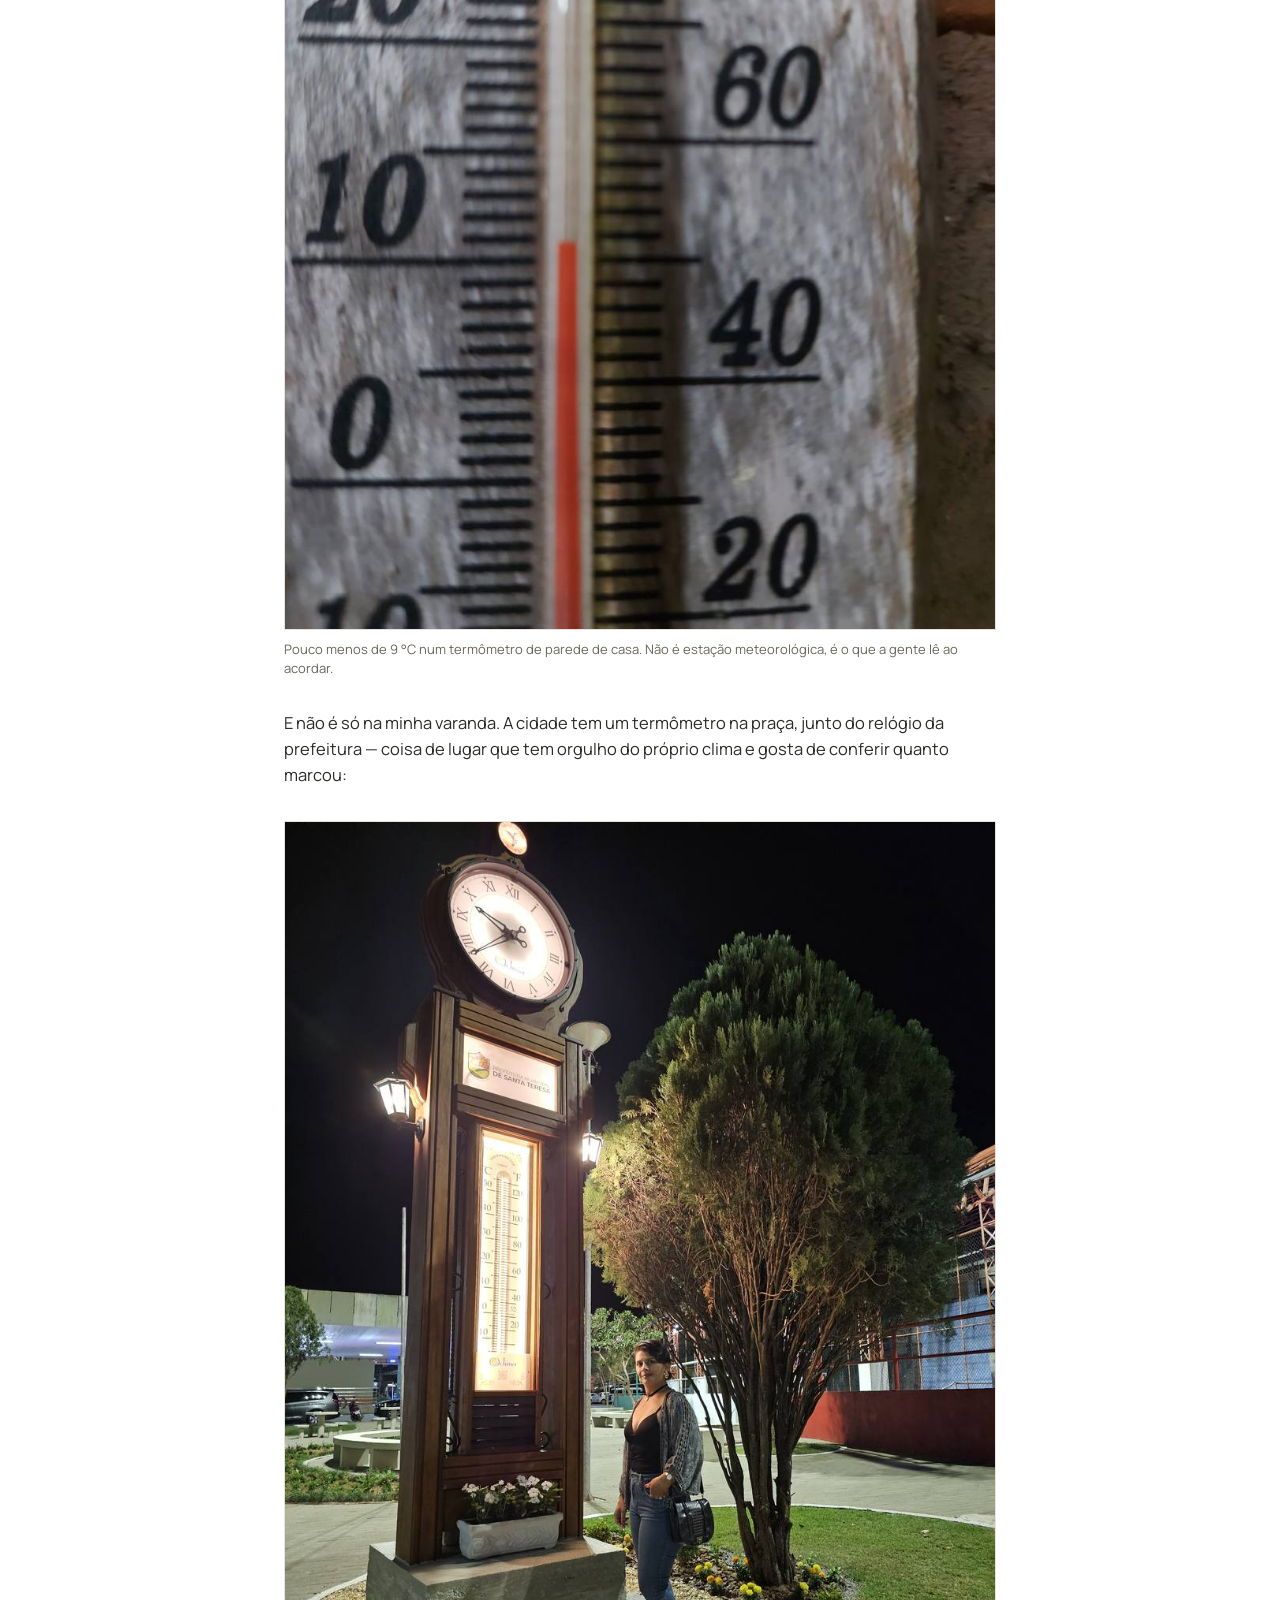
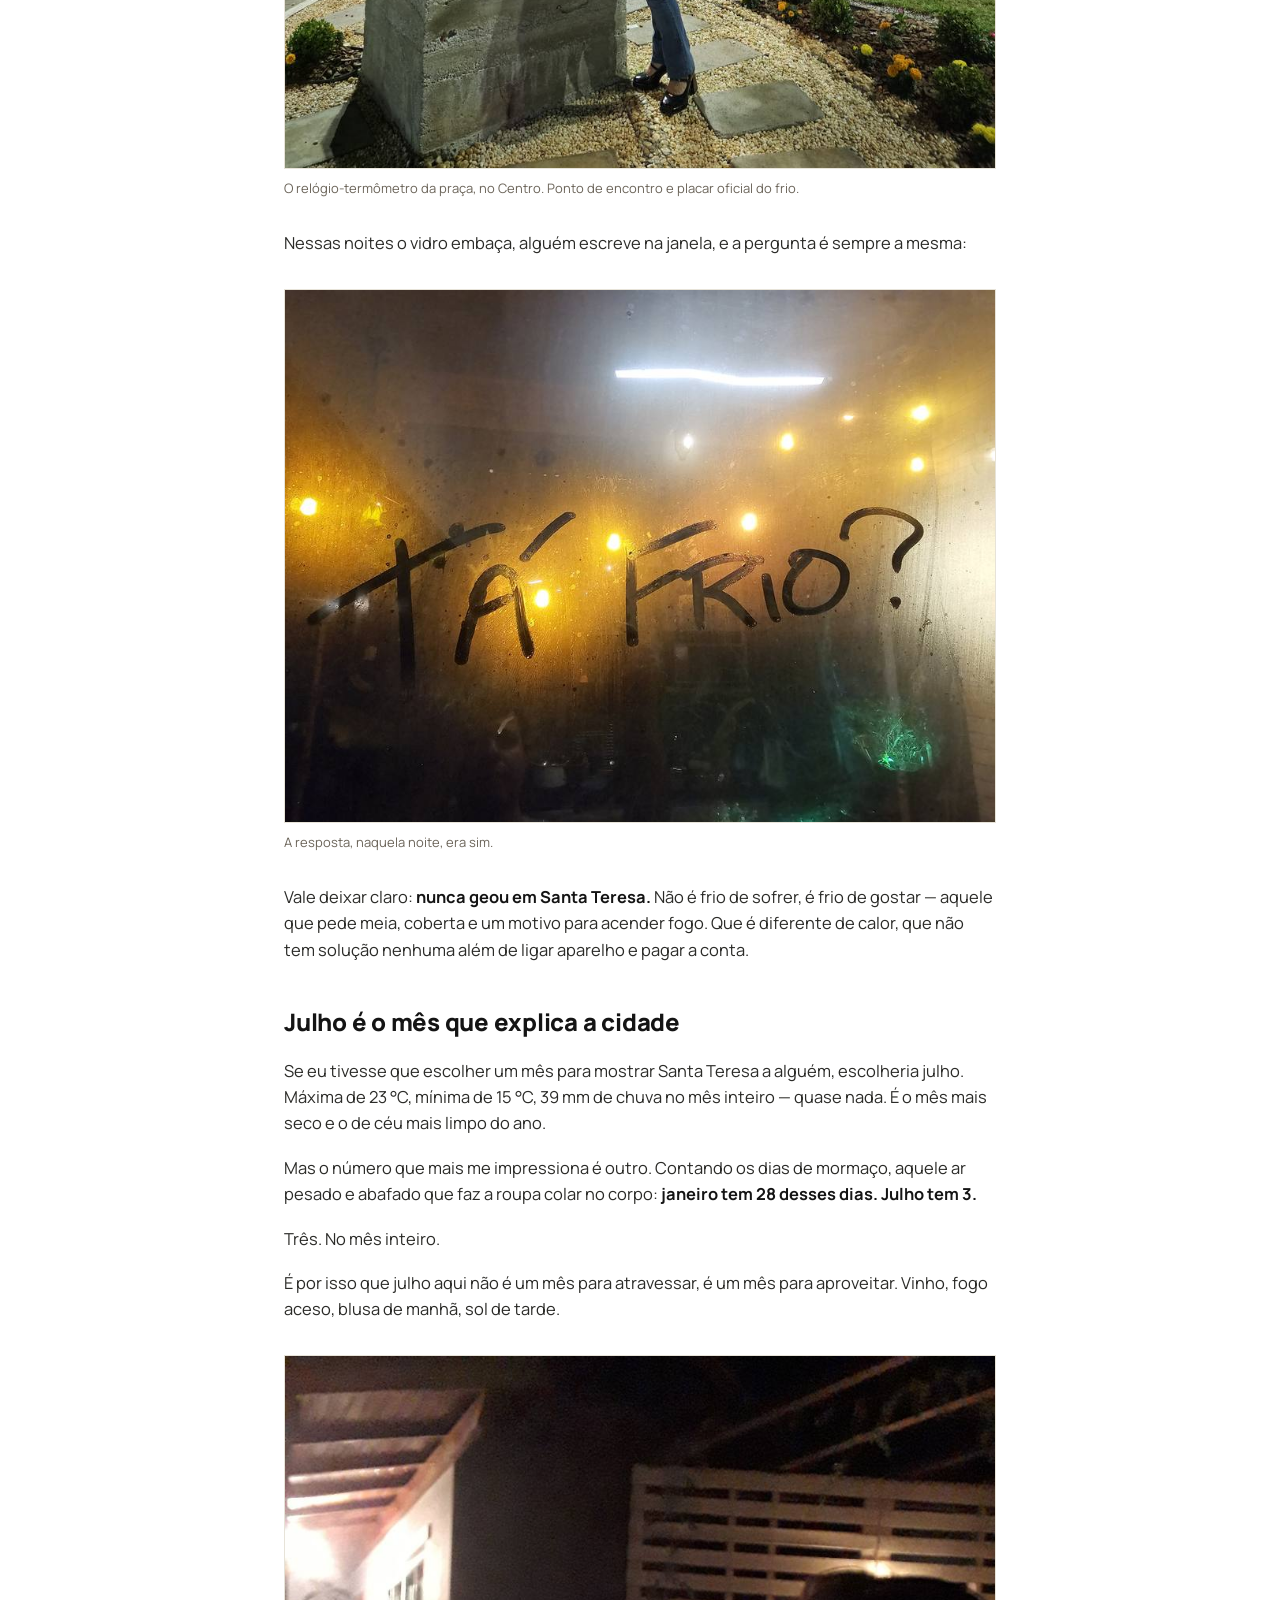
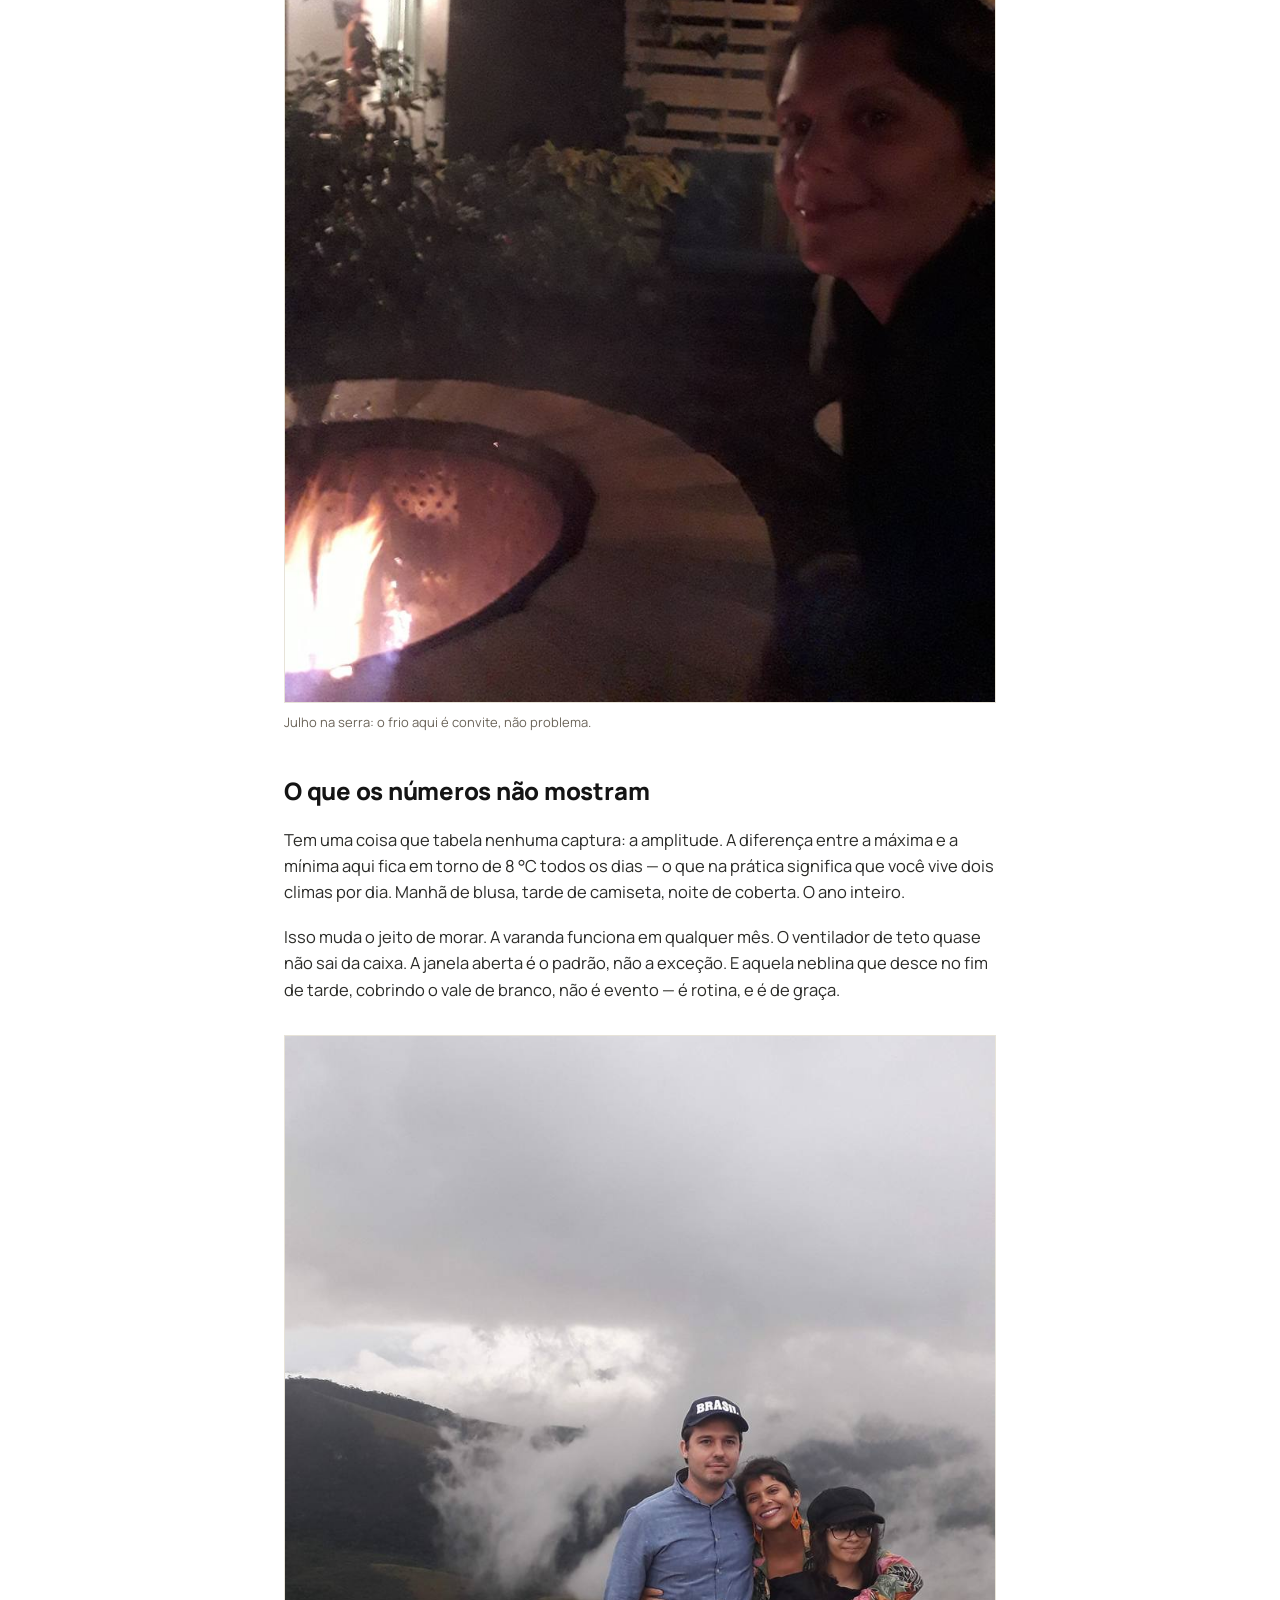
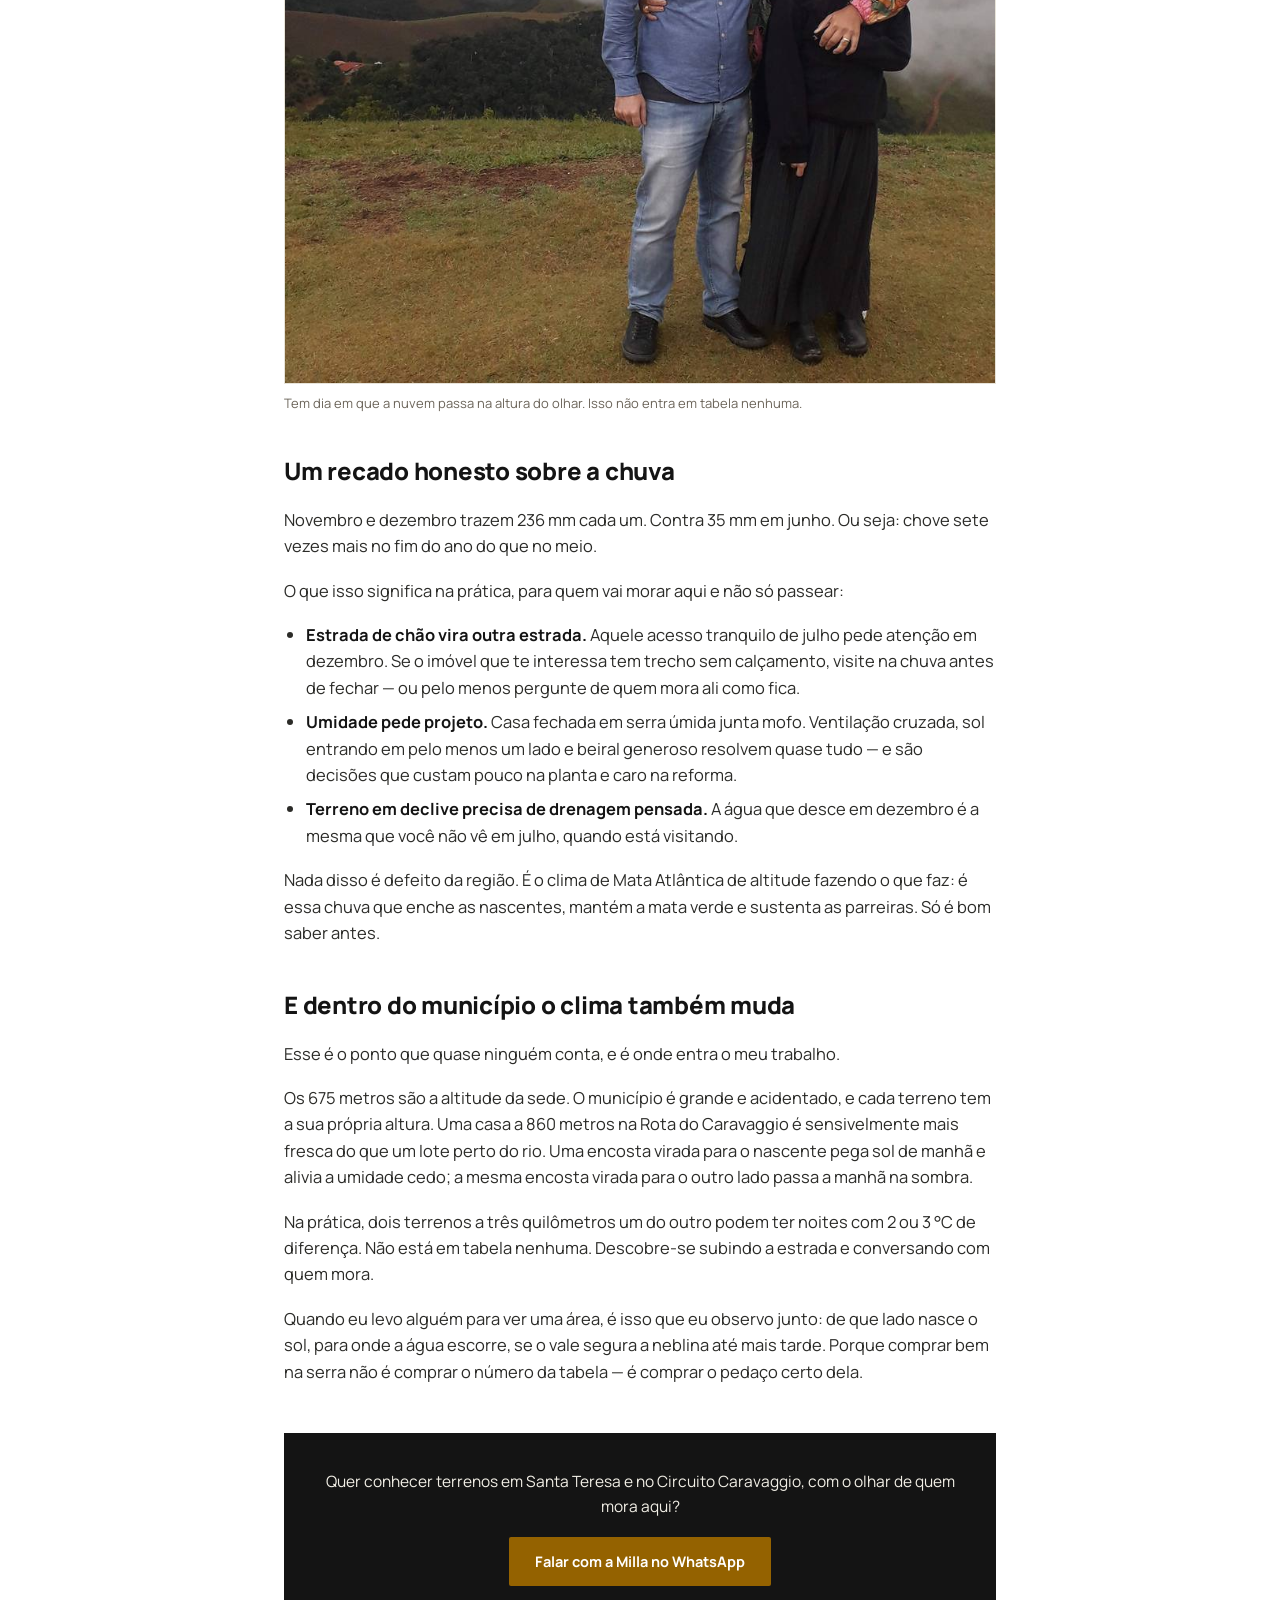
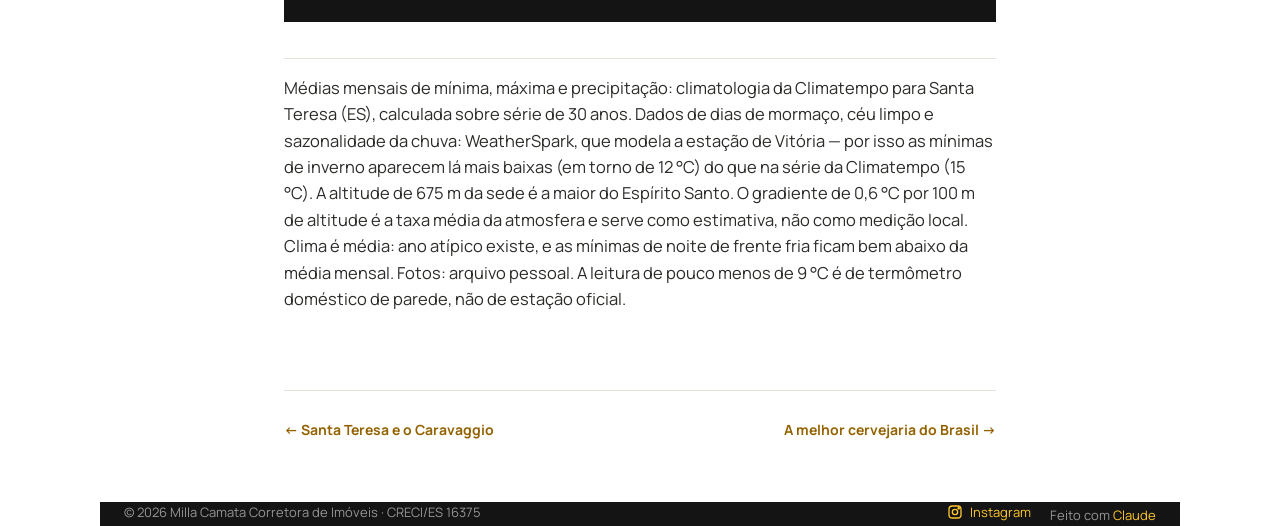
<file: blog/clima-de-santa-teresa.html>
<!DOCTYPE html>
<html lang="pt-BR">
<head>
<!-- Google tag (gtag.js) -->
<script async src="https://www.googletagmanager.com/gtag/js?id=AW-18382453338"></script>
<script>
  window.dataLayer = window.dataLayer || [];
  function gtag(){dataLayer.push(arguments);}
  gtag('js', new Date());
  gtag('config', 'AW-18382453338');
  gtag('config', 'G-2QS3R63SDG');
</script>
<!-- Event snippet for Contato conversion page -->
<script>
function gtag_report_conversion(url) {
  var callback = function () {
    if (typeof(url) != 'undefined') {
      window.location = url;
    }
  };
  gtag('event', 'conversion', {
      'send_to': 'AW-18382453338/ITEOCLPhrt8cENr0t71E',
      'value': 1.0,
      'currency': 'BRL',
      'event_callback': callback
  });
  return false;
}
</script>
<!-- Microsoft Clarity -->
<script type="text/javascript">
    (function(c,l,a,r,i,t,y){
        c[a]=c[a]||function(){(c[a].q=c[a].q||[]).push(arguments)};
        t=l.createElement(r);t.async=1;t.src="https://www.clarity.ms/tag/"+i;
        y=l.getElementsByTagName(r)[0];y.parentNode.insertBefore(t,y);
    })(window, document, "clarity", "script", "y0h1s08zjz");
</script>
<meta charset="UTF-8">
<meta name="viewport" content="width=device-width, initial-scale=1.0">
<title>O clima de Santa Teresa: por que 675 metros mudam tudo | Caderno de Campo</title>
<meta name="description" content="Máxima de 23 °C em julho, noite que pede coberta o ano inteiro e três dias de mormaço no inverno contra 28 em janeiro. Os números do clima de Santa Teresa e o que eles significam para quem quer morar na serra.">
<link rel="canonical" href="https://millacamata.com.br/blog/clima-de-santa-teresa.html">
<meta property="og:type" content="article">
<meta property="og:title" content="O clima de Santa Teresa: por que 675 metros mudam tudo">
<meta property="og:description" content="Os números reais do clima da serra capixaba — e o que eles significam na prática para quem quer morar ou ter um refúgio aqui.">
<meta property="og:url" content="https://millacamata.com.br/blog/clima-de-santa-teresa.html">
<meta property="og:image" content="https://millacamata.com.br/blog/img/og-clima-santa-teresa.jpg">
<meta property="og:locale" content="pt_BR">
<link rel="icon" href="../favicon.ico">
<link rel="preconnect" href="https://fonts.googleapis.com">
<link rel="preconnect" href="https://fonts.gstatic.com" crossorigin>
<link href="https://fonts.googleapis.com/css2?family=Manrope:wght@400;500;600;700;800&display=swap" rel="stylesheet">
<link rel="stylesheet" href="style.css">
<script type="application/ld+json">
{
  "@context": "https://schema.org",
  "@type": "Article",
  "headline": "O clima de Santa Teresa: por que 675 metros mudam tudo",
  "image": "https://millacamata.com.br/blog/img/og-clima-santa-teresa.jpg",
  "datePublished": "2026-09-06",
  "dateModified": "2026-09-06",
  "author": { "@type": "Person", "name": "Milla Camata" },
  "publisher": { "@type": "Organization", "name": "Milla Camata Corretora de Imóveis" },
  "mainEntityOfPage": "https://millacamata.com.br/blog/clima-de-santa-teresa.html"
}
</script>
</head>
<body>

<header>
  <nav class="wrap">
    <a href="../index.html" class="brand">Milla Camata <span>corretora de imóveis</span></a>
    <div class="navlinks">
      <a href="../index.html#sobre">Sobre</a>
      <a href="../index.html#terrenos">Terrenos</a>
      <a href="../turismo/index.html">Turismo</a>
      <a href="index.html" style="color:var(--gold);">Caderno de Campo</a>
      <a href="https://www.instagram.com/millacamata_artistaecorretora/" target="_blank" rel="noopener" class="ig-link nav-ig">
        <svg viewBox="0 0 24 24" fill="none" stroke="currentColor" stroke-width="2"><rect x="3" y="3" width="18" height="18" rx="5"/><circle cx="12" cy="12" r="4"/><circle cx="17.5" cy="6.5" r="1"/></svg>
        Instagram
      </a>
      <a href="https://wa.me/5527996092266?text=Ol%C3%A1%20Milla%2C%20li%20o%20artigo%20sobre%20o%20clima%20de%20Santa%20Teresa%20e%20quero%20conhecer%20os%20terrenos%20da%20regi%C3%A3o." class="nav-cta" target="_blank" rel="noopener" onclick="gtag_report_conversion();">Falar no WhatsApp</a>
    </div>
  </nav>
</header>

<div class="wrap-narrow">
  <article class="post">
    <p class="post-meta"><a href="index.html" style="color:var(--teal);font-weight:700;">← Caderno de Campo</a> · 6 de setembro de 2026 · Região</p>
    <h1>O clima de Santa Teresa: por que 675 metros mudam tudo</h1>
    <p class="lede">Quem vem de Vitória faz sempre o mesmo movimento. Sobe a serra com o ar-condicionado ligado, abre a janela na metade do caminho e não fecha mais. Não é impressão. São menos de 80 quilômetros de distância, mas 675 metros de altitude — e é essa diferença de altura, não de distância, que explica tudo o que se sente aqui em cima.</p>

    <h2>A conta que a altitude faz</h2>
    <p>Existe uma regra simples na atmosfera: a cada 100 metros que você sobe, o ar esfria cerca de 0,6 °C. É física, não sorte. A sede de Santa Teresa está a 675 metros — a mais alta do Espírito Santo. Vitória está praticamente no nível do mar.</p>

    <p>Faz a conta: são uns 4 °C de diferença, todos os dias do ano, sem depender de estação, de frente fria ou de sorte. É por isso que você não precisa de ar-condicionado aqui. E é por isso que aquelas famílias italianas, que chegaram em 1875 sem nenhum aparelho de medição, sentiram na pele que dava para plantar videira nesta serra.</p>

    <figure>
      <img src="img/clima-neblina-amanhecer.jpg" alt="Sol nascendo por trás da serra com neblina densa cobrindo o vale e um parreiral em primeiro plano" width="900" height="1200" loading="lazy">
      <figcaption>Amanhecer com a neblina ainda no vale. Não é evento raro: é rotina de manhã de serra.</figcaption>
    </figure>

    <h2>O ano inteiro em números</h2>
    <p>Médias de uma série de 30 anos, mês por mês:</p>

    <div style="overflow-x:auto;margin:26px 0;">
      <table style="width:100%;border-collapse:collapse;font-size:15px;">
        <thead>
          <tr style="background:var(--ink);color:#F2EFE6;">
            <th style="padding:10px 12px;text-align:left;font-weight:700;">Mês</th>
            <th style="padding:10px 12px;text-align:right;font-weight:700;">Mínima</th>
            <th style="padding:10px 12px;text-align:right;font-weight:700;">Máxima</th>
            <th style="padding:10px 12px;text-align:right;font-weight:700;">Chuva</th>
          </tr>
        </thead>
        <tbody>
          <tr style="border-bottom:1px solid var(--line);"><td style="padding:9px 12px;">Janeiro</td><td style="padding:9px 12px;text-align:right;">21 °C</td><td style="padding:9px 12px;text-align:right;">29 °C</td><td style="padding:9px 12px;text-align:right;">160 mm</td></tr>
          <tr style="border-bottom:1px solid var(--line);"><td style="padding:9px 12px;">Fevereiro</td><td style="padding:9px 12px;text-align:right;">21 °C</td><td style="padding:9px 12px;text-align:right;">29 °C</td><td style="padding:9px 12px;text-align:right;">116 mm</td></tr>
          <tr style="border-bottom:1px solid var(--line);"><td style="padding:9px 12px;">Março</td><td style="padding:9px 12px;text-align:right;">21 °C</td><td style="padding:9px 12px;text-align:right;">28 °C</td><td style="padding:9px 12px;text-align:right;">171 mm</td></tr>
          <tr style="border-bottom:1px solid var(--line);"><td style="padding:9px 12px;">Abril</td><td style="padding:9px 12px;text-align:right;">19 °C</td><td style="padding:9px 12px;text-align:right;">26 °C</td><td style="padding:9px 12px;text-align:right;">115 mm</td></tr>
          <tr style="border-bottom:1px solid var(--line);"><td style="padding:9px 12px;">Maio</td><td style="padding:9px 12px;text-align:right;">17 °C</td><td style="padding:9px 12px;text-align:right;">25 °C</td><td style="padding:9px 12px;text-align:right;">56 mm</td></tr>
          <tr style="border-bottom:1px solid var(--line);background:var(--pale);"><td style="padding:9px 12px;">Junho</td><td style="padding:9px 12px;text-align:right;">16 °C</td><td style="padding:9px 12px;text-align:right;">24 °C</td><td style="padding:9px 12px;text-align:right;">35 mm</td></tr>
          <tr style="border-bottom:1px solid var(--line);background:var(--pale);"><td style="padding:9px 12px;"><strong>Julho</strong></td><td style="padding:9px 12px;text-align:right;"><strong>15 °C</strong></td><td style="padding:9px 12px;text-align:right;"><strong>23 °C</strong></td><td style="padding:9px 12px;text-align:right;"><strong>39 mm</strong></td></tr>
          <tr style="border-bottom:1px solid var(--line);background:var(--pale);"><td style="padding:9px 12px;">Agosto</td><td style="padding:9px 12px;text-align:right;">16 °C</td><td style="padding:9px 12px;text-align:right;">24 °C</td><td style="padding:9px 12px;text-align:right;">46 mm</td></tr>
          <tr style="border-bottom:1px solid var(--line);"><td style="padding:9px 12px;">Setembro</td><td style="padding:9px 12px;text-align:right;">17 °C</td><td style="padding:9px 12px;text-align:right;">25 °C</td><td style="padding:9px 12px;text-align:right;">64 mm</td></tr>
          <tr style="border-bottom:1px solid var(--line);"><td style="padding:9px 12px;">Outubro</td><td style="padding:9px 12px;text-align:right;">18 °C</td><td style="padding:9px 12px;text-align:right;">26 °C</td><td style="padding:9px 12px;text-align:right;">119 mm</td></tr>
          <tr style="border-bottom:1px solid var(--line);"><td style="padding:9px 12px;">Novembro</td><td style="padding:9px 12px;text-align:right;">19 °C</td><td style="padding:9px 12px;text-align:right;">26 °C</td><td style="padding:9px 12px;text-align:right;">236 mm</td></tr>
          <tr><td style="padding:9px 12px;">Dezembro</td><td style="padding:9px 12px;text-align:right;">20 °C</td><td style="padding:9px 12px;text-align:right;">28 °C</td><td style="padding:9px 12px;text-align:right;">236 mm</td></tr>
        </tbody>
      </table>
    </div>

    <p>Olha o que esses números dizem: <strong>a máxima mais alta do ano é 29 °C.</strong> Não 35, não 38. Vinte e nove, e só em janeiro e fevereiro. No mês mais quente, a temperatura daqui é o que muitas cidades brasileiras chamariam de dia agradável de inverno.</p>

    <p>E a mínima mais alta do ano é 21 °C. Isso quer dizer que mesmo no auge do verão a noite cai. Aqui não existe aquela madrugada de 27 °C em que você troca de lado na cama esperando amanhecer.</p>

    <h2>Mas média é média. A noite de frente fria é outra história</h2>
    <p>A tabela diz 15 °C de mínima em julho. Isso é a média do mês — e média esconde justamente o que a gente sente.</p>

    <p>Quando entra uma frente fria, a mínima aqui cai para <strong>10 °C ou menos</strong>. Este termômetro de parede, na minha casa, é de uma dessas manhãs:</p>

    <figure>
      <img src="img/clima-termometro-casa.jpg" alt="Termômetro analógico de parede com a coluna de mercúrio pouco abaixo da marca de 10 graus Celsius" width="900" height="1200" loading="lazy">
      <figcaption>Pouco menos de 9 °C num termômetro de parede de casa. Não é estação meteorológica, é o que a gente lê ao acordar.</figcaption>
    </figure>

    <p>E não é só na minha varanda. A cidade tem um termômetro na praça, junto do relógio da prefeitura — coisa de lugar que tem orgulho do próprio clima e gosta de conferir quanto marcou:</p>

    <figure>
      <img src="img/clima-termometro-praca.jpg" alt="Milla Camata ao lado do relógio com termômetro da Prefeitura de Santa Teresa, iluminado à noite na praça" width="900" height="1200" loading="lazy">
      <figcaption>O relógio-termômetro da praça, no Centro. Ponto de encontro e placar oficial do frio.</figcaption>
    </figure>

    <p>Nessas noites o vidro embaça, alguém escreve na janela, e a pergunta é sempre a mesma:</p>

    <figure>
      <img src="img/clima-ta-frio.jpg" alt="A pergunta Tá frio? escrita com o dedo no vidro embaçado de uma janela, com luzes amarelas ao fundo" width="900" height="675" loading="lazy">
      <figcaption>A resposta, naquela noite, era sim.</figcaption>
    </figure>

    <p>Vale deixar claro: <strong>nunca geou em Santa Teresa.</strong> Não é frio de sofrer, é frio de gostar — aquele que pede meia, coberta e um motivo para acender fogo. Que é diferente de calor, que não tem solução nenhuma além de ligar aparelho e pagar a conta.</p>

    <h2>Julho é o mês que explica a cidade</h2>
    <p>Se eu tivesse que escolher um mês para mostrar Santa Teresa a alguém, escolheria julho. Máxima de 23 °C, mínima de 15 °C, 39 mm de chuva no mês inteiro — quase nada. É o mês mais seco e o de céu mais limpo do ano.</p>

    <p>Mas o número que mais me impressiona é outro. Contando os dias de mormaço, aquele ar pesado e abafado que faz a roupa colar no corpo: <strong>janeiro tem 28 desses dias. Julho tem 3.</strong></p>

    <p>Três. No mês inteiro.</p>

    <p>É por isso que julho aqui não é um mês para atravessar, é um mês para aproveitar. Vinho, fogo aceso, blusa de manhã, sol de tarde.</p>

    <figure>
      <img src="img/clima-fogueira.jpg" alt="Milla Camata sentada ao lado de uma fogueira acesa em um jardim, à noite" width="900" height="1200" loading="lazy">
      <figcaption>Julho na serra: o frio aqui é convite, não problema.</figcaption>
    </figure>

    <h2>O que os números não mostram</h2>
    <p>Tem uma coisa que tabela nenhuma captura: a amplitude. A diferença entre a máxima e a mínima aqui fica em torno de 8 °C todos os dias — o que na prática significa que você vive dois climas por dia. Manhã de blusa, tarde de camiseta, noite de coberta. O ano inteiro.</p>

    <p>Isso muda o jeito de morar. A varanda funciona em qualquer mês. O ventilador de teto quase não sai da caixa. A janela aberta é o padrão, não a exceção. E aquela neblina que desce no fim de tarde, cobrindo o vale de branco, não é evento — é rotina, e é de graça.</p>

    <figure>
      <img src="img/clima-nuvens-vale.jpg" alt="Milla Camata com a família em um mirante, com nuvens densas transbordando sobre a serra ao fundo" width="900" height="1200" loading="lazy">
      <figcaption>Tem dia em que a nuvem passa na altura do olhar. Isso não entra em tabela nenhuma.</figcaption>
    </figure>

    <h2>Um recado honesto sobre a chuva</h2>
    <p>Novembro e dezembro trazem 236 mm cada um. Contra 35 mm em junho. Ou seja: chove sete vezes mais no fim do ano do que no meio.</p>

    <p>O que isso significa na prática, para quem vai morar aqui e não só passear:</p>

    <ul>
      <li><strong>Estrada de chão vira outra estrada.</strong> Aquele acesso tranquilo de julho pede atenção em dezembro. Se o imóvel que te interessa tem trecho sem calçamento, visite na chuva antes de fechar — ou pelo menos pergunte de quem mora ali como fica.</li>
      <li><strong>Umidade pede projeto.</strong> Casa fechada em serra úmida junta mofo. Ventilação cruzada, sol entrando em pelo menos um lado e beiral generoso resolvem quase tudo — e são decisões que custam pouco na planta e caro na reforma.</li>
      <li><strong>Terreno em declive precisa de drenagem pensada.</strong> A água que desce em dezembro é a mesma que você não vê em julho, quando está visitando.</li>
    </ul>

    <p>Nada disso é defeito da região. É o clima de Mata Atlântica de altitude fazendo o que faz: é essa chuva que enche as nascentes, mantém a mata verde e sustenta as parreiras. Só é bom saber antes.</p>

    <h2>E dentro do município o clima também muda</h2>
    <p>Esse é o ponto que quase ninguém conta, e é onde entra o meu trabalho.</p>

    <p>Os 675 metros são a altitude da sede. O município é grande e acidentado, e cada terreno tem a sua própria altura. Uma casa a 860 metros na Rota do Caravaggio é sensivelmente mais fresca do que um lote perto do rio. Uma encosta virada para o nascente pega sol de manhã e alivia a umidade cedo; a mesma encosta virada para o outro lado passa a manhã na sombra.</p>

    <p>Na prática, dois terrenos a três quilômetros um do outro podem ter noites com 2 ou 3 °C de diferença. Não está em tabela nenhuma. Descobre-se subindo a estrada e conversando com quem mora.</p>

    <p>Quando eu levo alguém para ver uma área, é isso que eu observo junto: de que lado nasce o sol, para onde a água escorre, se o vale segura a neblina até mais tarde. Porque comprar bem na serra não é comprar o número da tabela — é comprar o pedaço certo dela.</p>

    <div class="post-cta">
      <p>Quer conhecer terrenos em Santa Teresa e no Circuito Caravaggio, com o olhar de quem mora aqui?</p>
      <a class="btn" target="_blank" rel="noopener" href="https://wa.me/5527996092266?text=Ol%C3%A1%20Milla%2C%20li%20o%20artigo%20sobre%20o%20clima%20de%20Santa%20Teresa%20e%20quero%20conhecer%20os%20terrenos%20da%20regi%C3%A3o." onclick="gtag_report_conversion();">Falar com a Milla no WhatsApp</a>
    </div>

    <p class="source-note">Médias mensais de mínima, máxima e precipitação: climatologia da Climatempo para Santa Teresa (ES), calculada sobre série de 30 anos. Dados de dias de mormaço, céu limpo e sazonalidade da chuva: WeatherSpark, que modela a estação de Vitória — por isso as mínimas de inverno aparecem lá mais baixas (em torno de 12 °C) do que na série da Climatempo (15 °C). A altitude de 675 m da sede é a maior do Espírito Santo. O gradiente de 0,6 °C por 100 m de altitude é a taxa média da atmosfera e serve como estimativa, não como medição local. Clima é média: ano atípico existe, e as mínimas de noite de frente fria ficam bem abaixo da média mensal. Fotos: arquivo pessoal. A leitura de pouco menos de 9 °C é de termômetro doméstico de parede, não de estação oficial.</p>
  </article>

  <div class="post-nav">
    <a href="santa-teresa-e-o-caravaggio.html">← Santa Teresa e o Caravaggio</a>
    <a href="tres-santas-tricampea-brasil-beer-cup.html">A melhor cervejaria do Brasil →</a>
  </div>
</div>

<footer class="wrap">
  <span>© 2026 Milla Camata Corretora de Imóveis · CRECI/ES 16375</span>
  <span>
    <a class="ig-link" target="_blank" rel="noopener" href="https://www.instagram.com/millacamata_artistaecorretora/" style="margin-right:16px;">
      <svg viewBox="0 0 24 24" fill="none" stroke="currentColor" stroke-width="2"><rect x="3" y="3" width="18" height="18" rx="5"/><circle cx="12" cy="12" r="4"/><circle cx="17.5" cy="6.5" r="1"/></svg>
      Instagram
    </a>
    Feito com <a href="#">Claude</a>
  </span>
</footer>

</body>
</html>
</file>
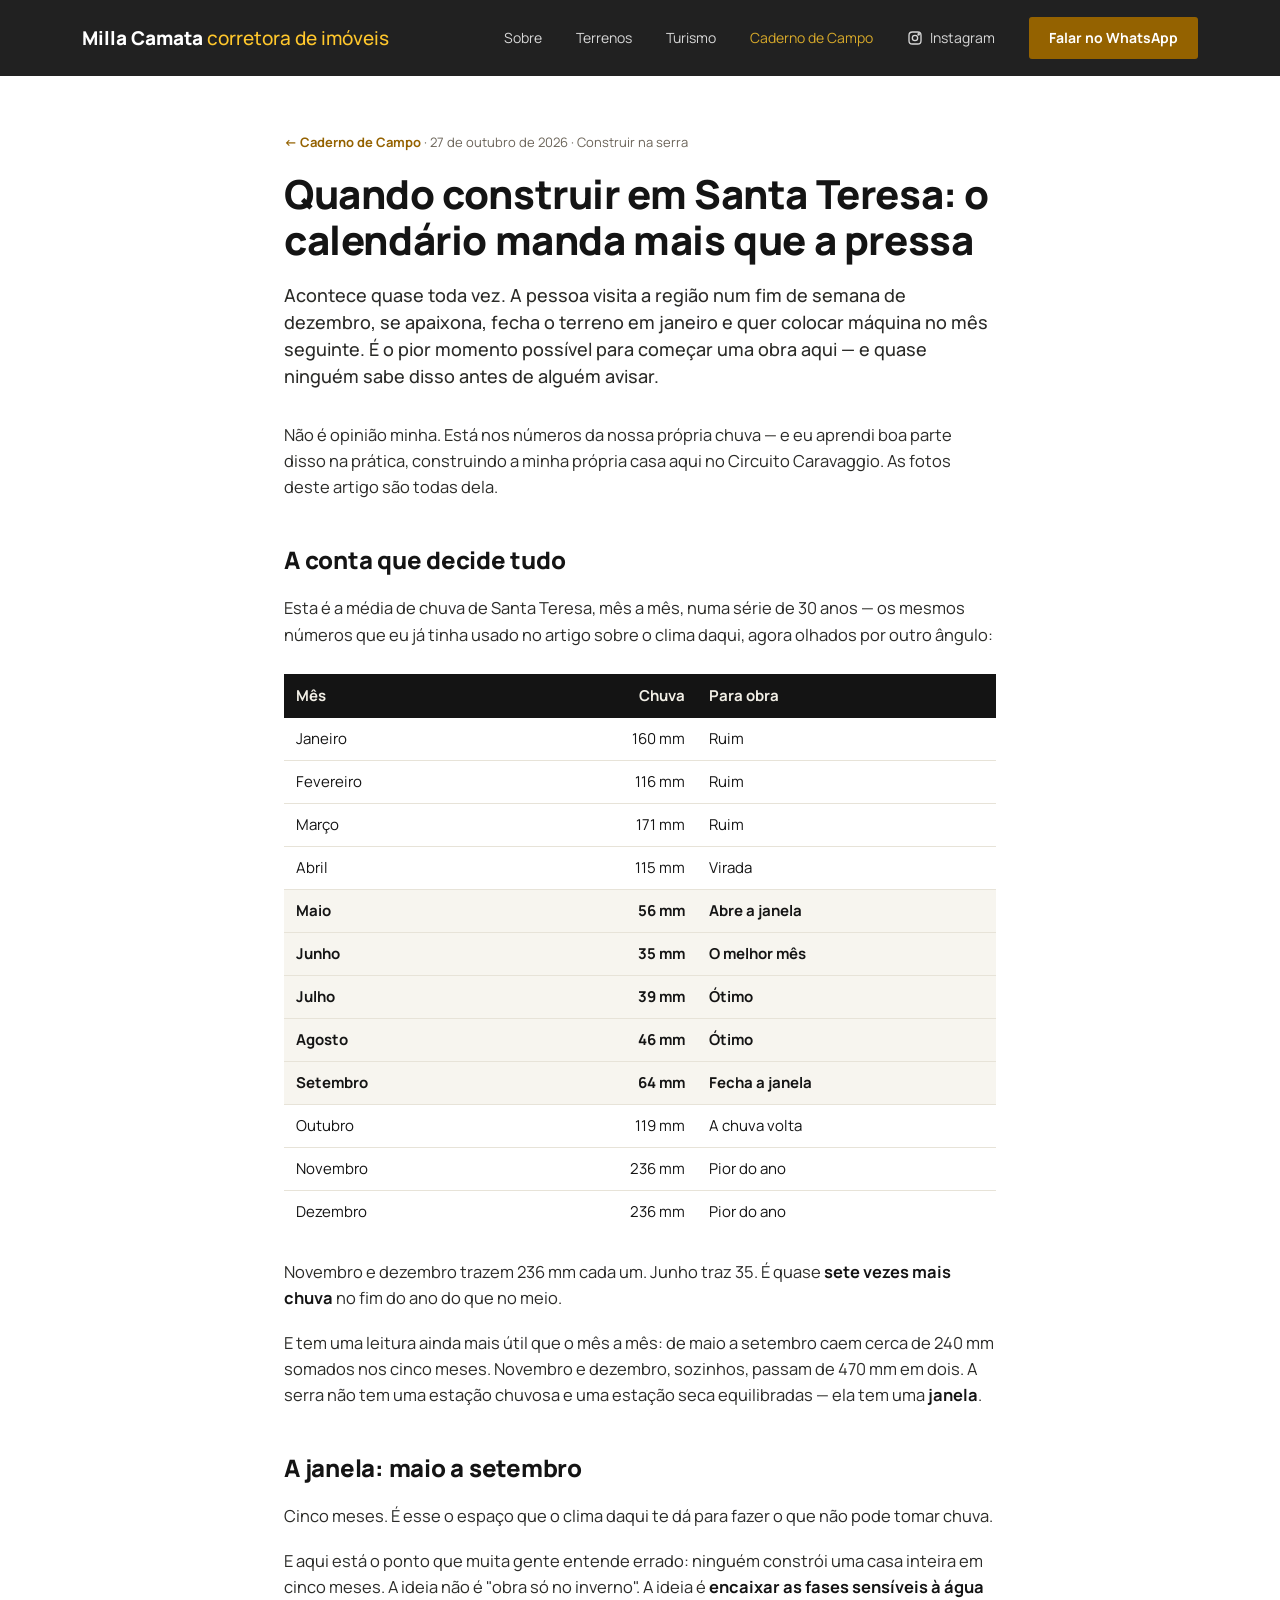
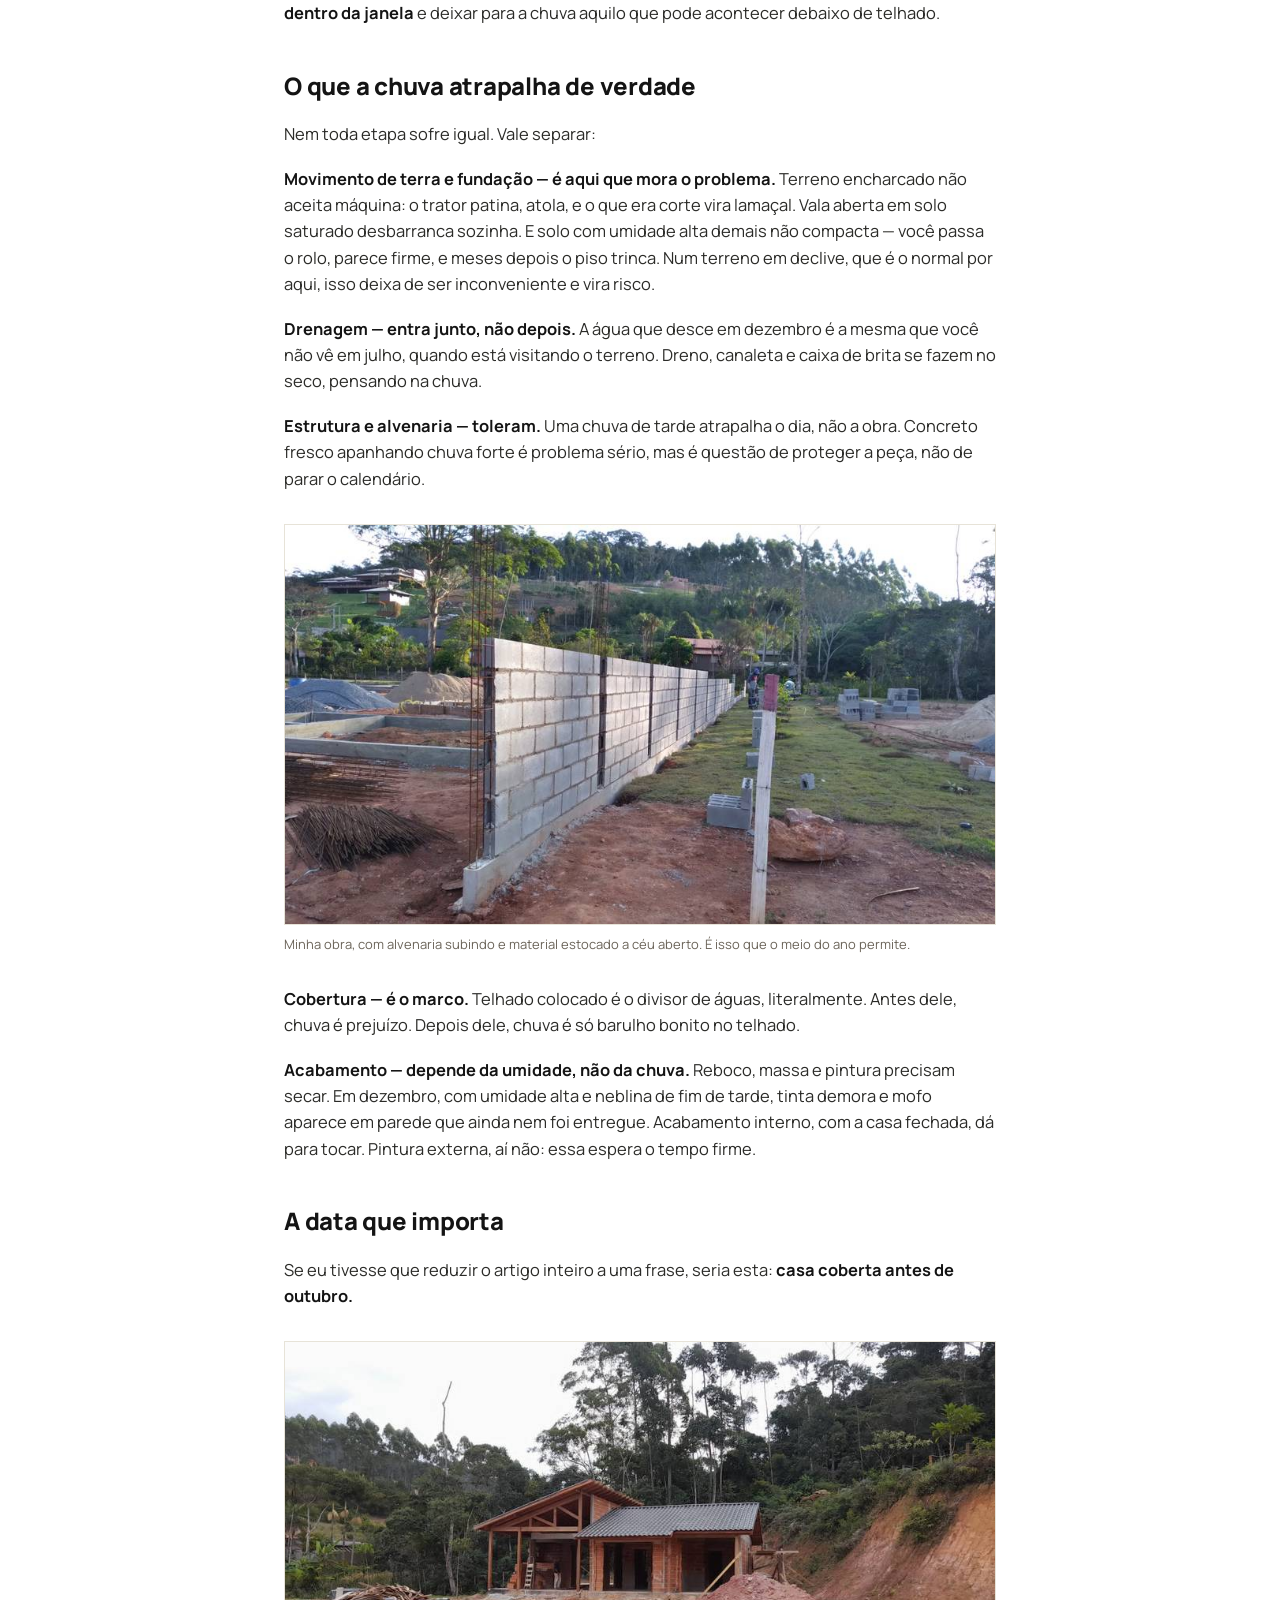
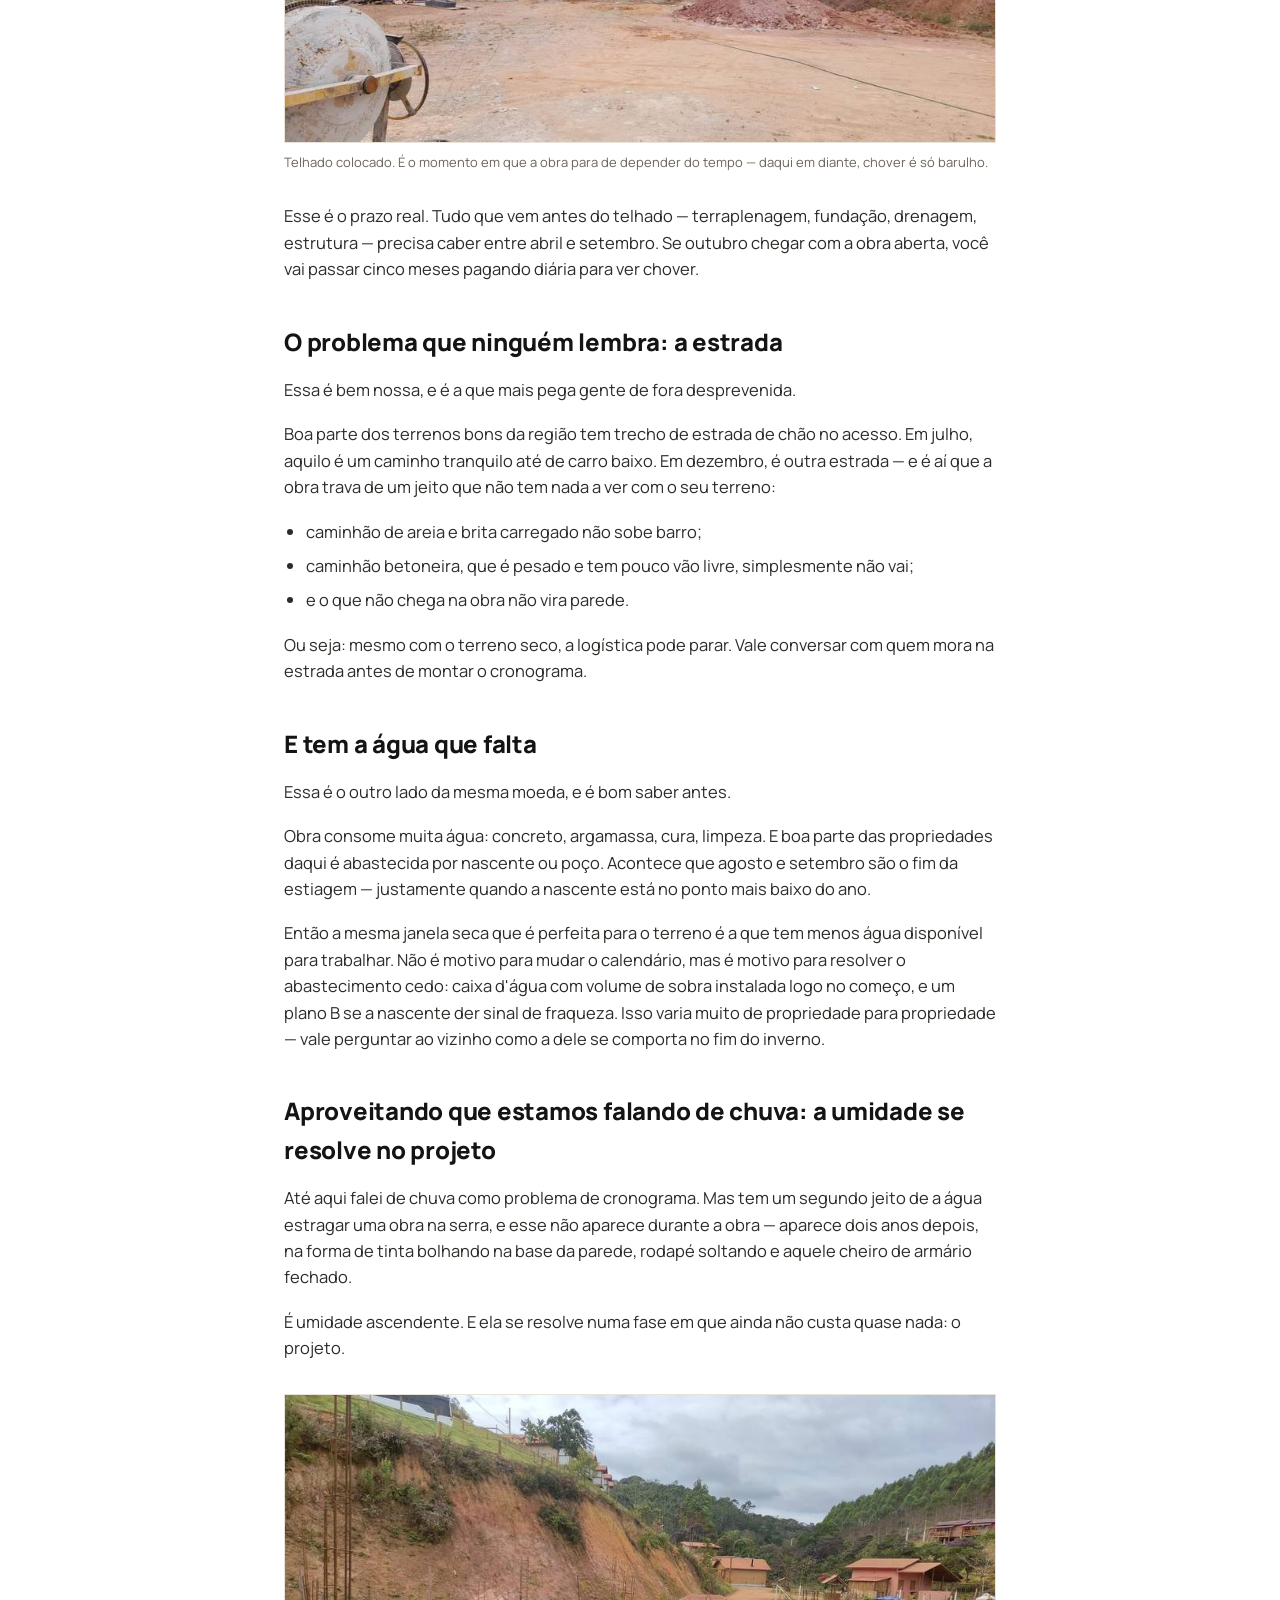
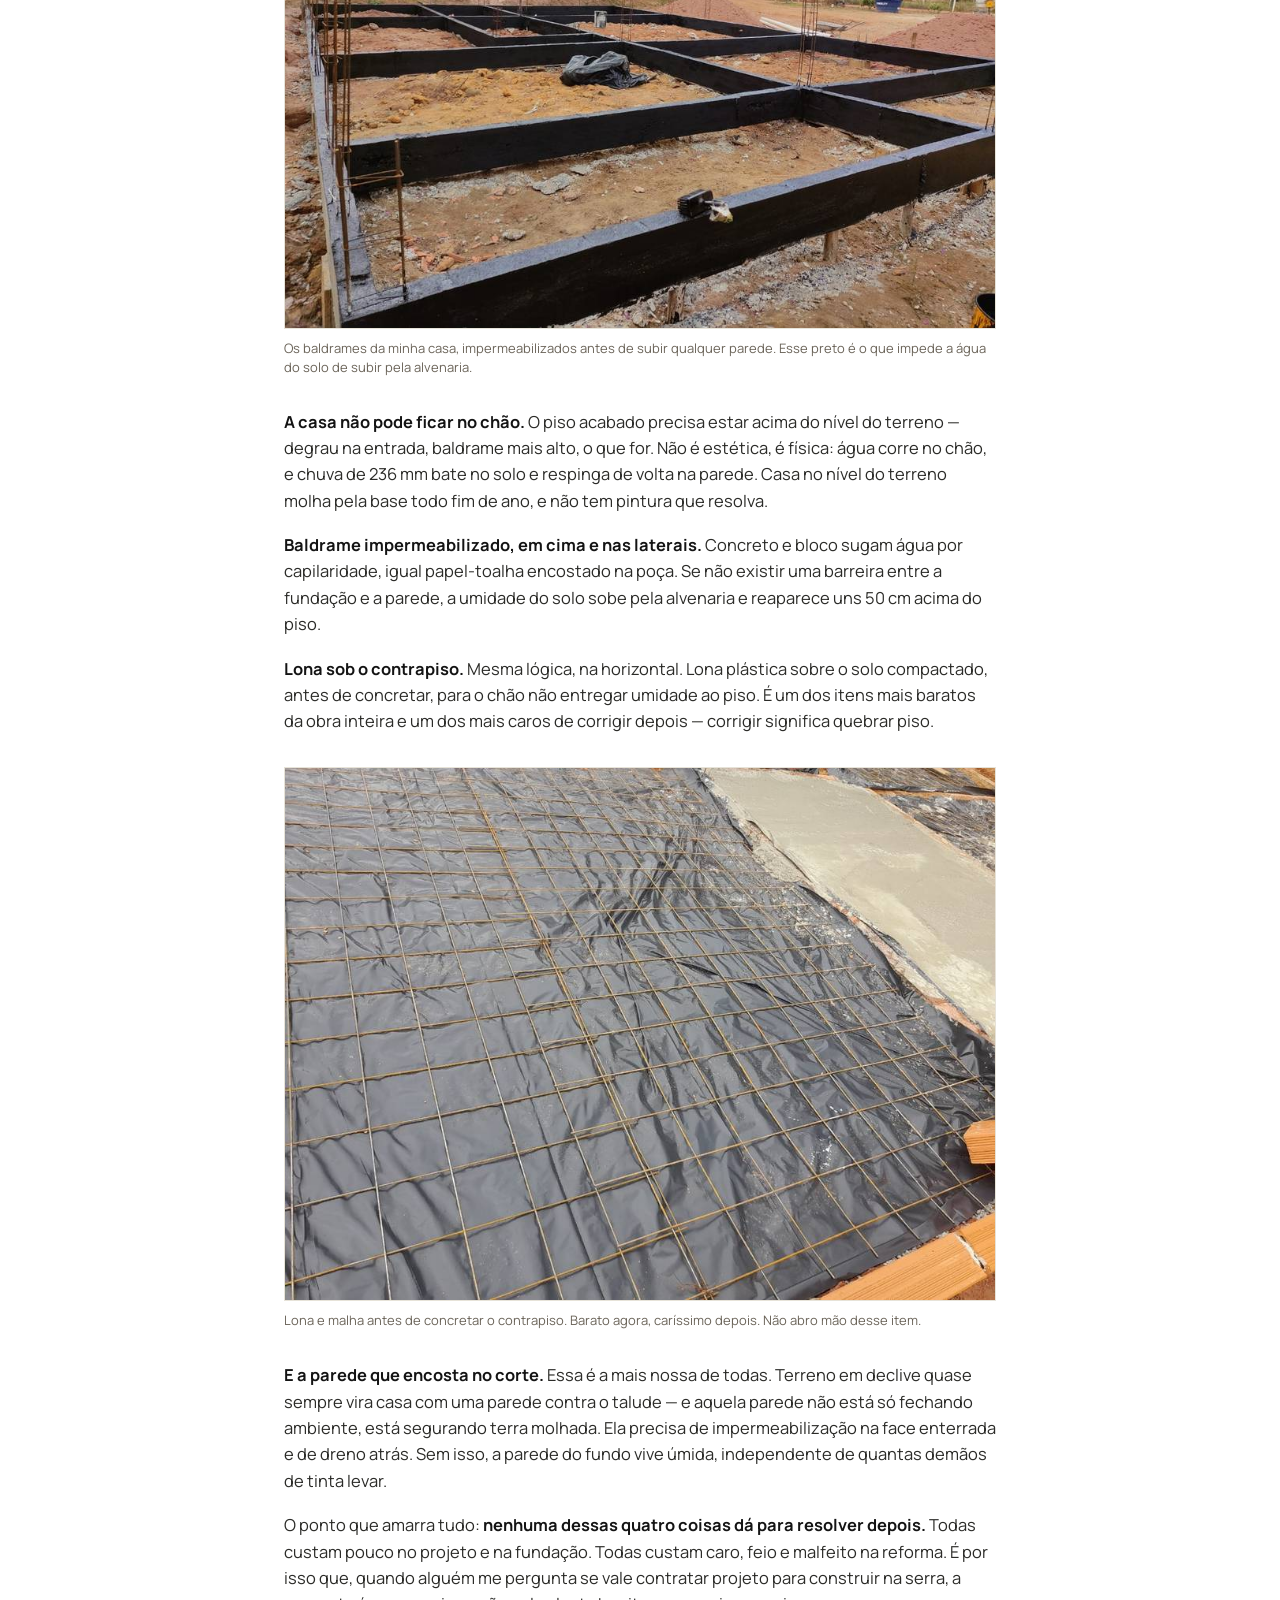
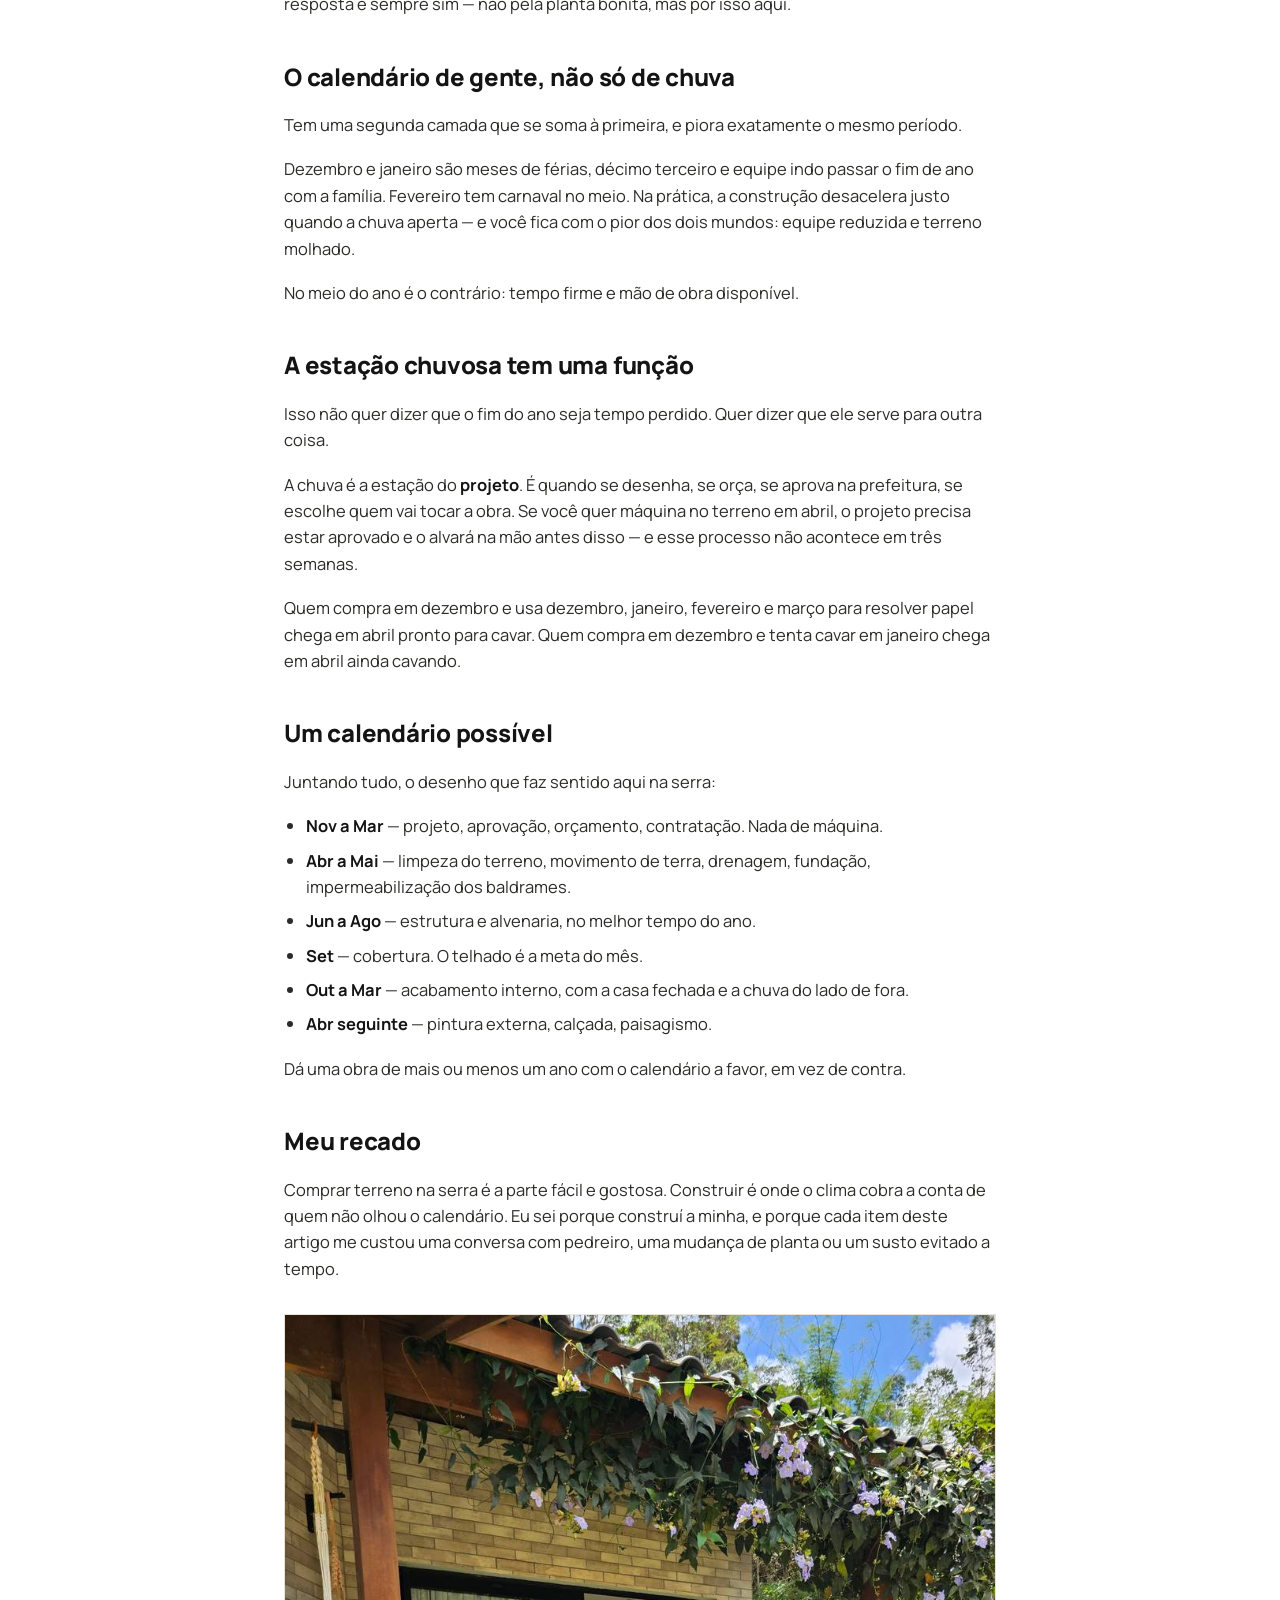
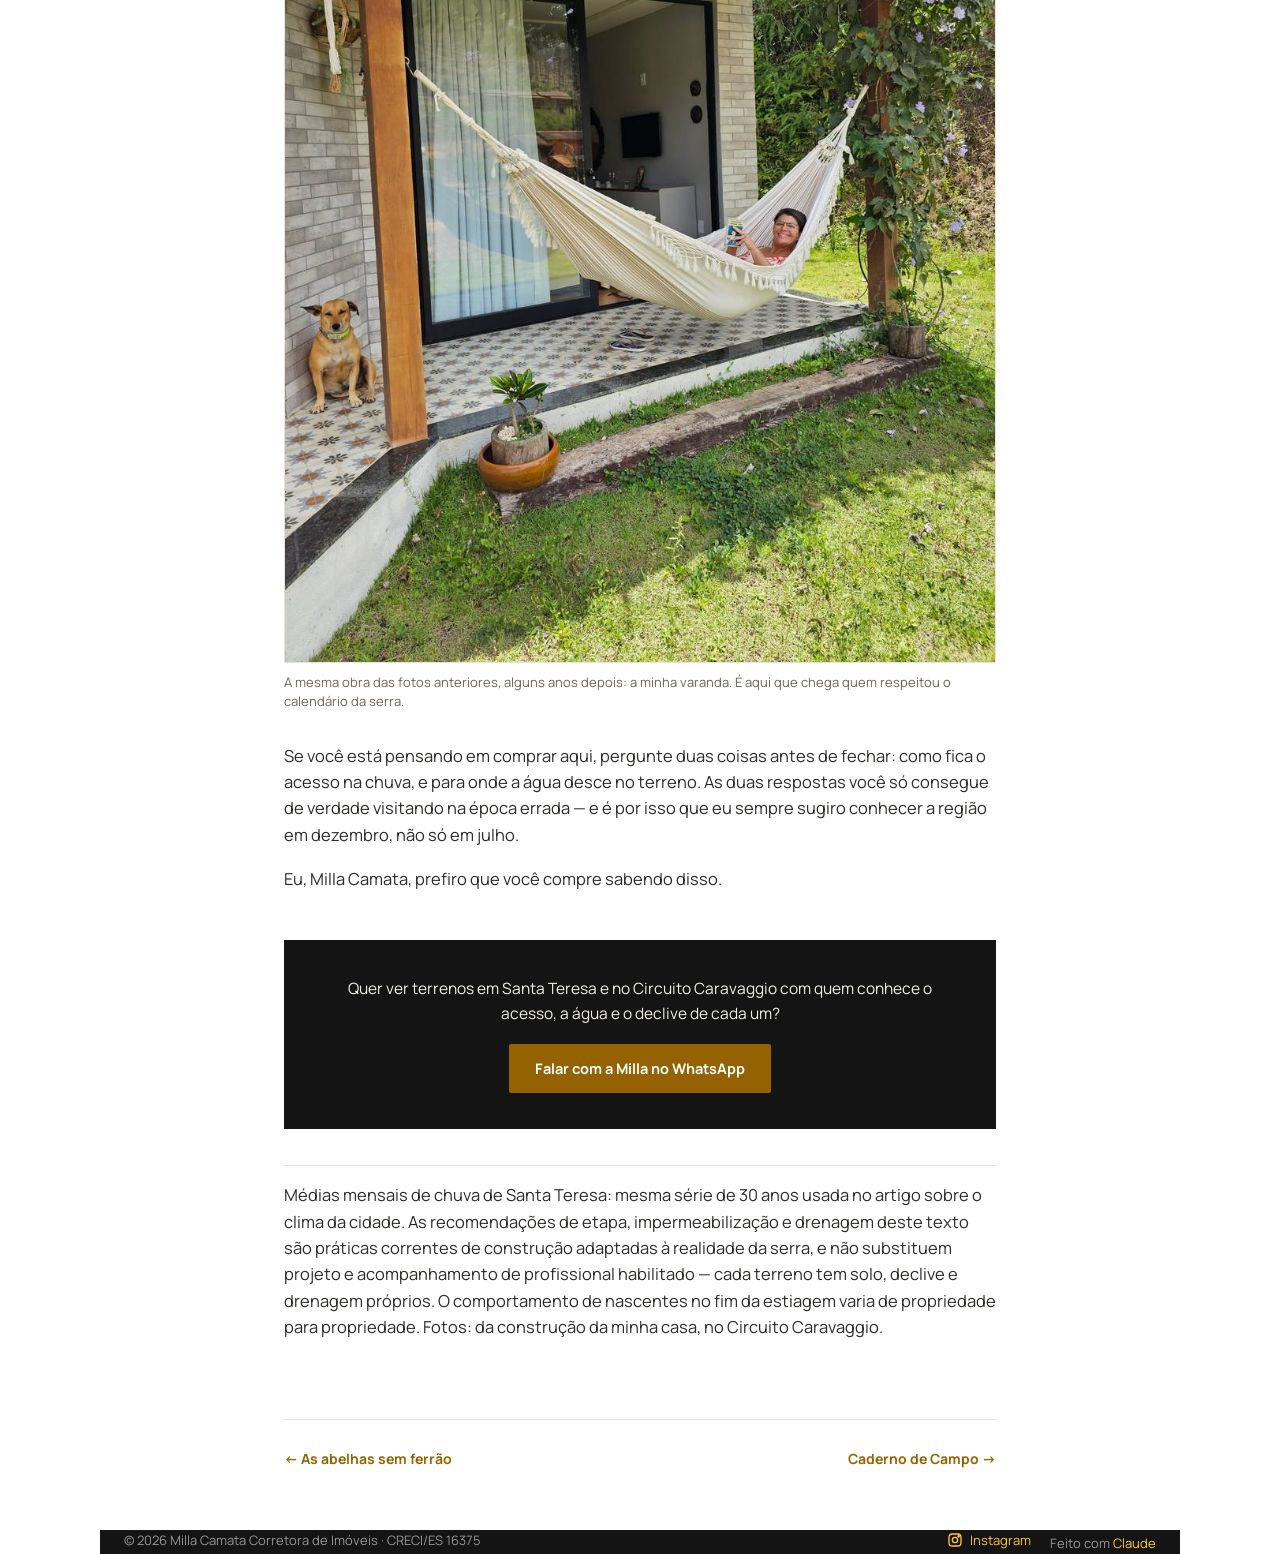
<file: blog/melhor-epoca-para-construir-santa-teresa.html>
<!DOCTYPE html>
<html lang="pt-BR">
<head>
<!-- Google tag (gtag.js) -->
<script async src="https://www.googletagmanager.com/gtag/js?id=AW-18382453338"></script>
<script>
  window.dataLayer = window.dataLayer || [];
  function gtag(){dataLayer.push(arguments);}
  gtag('js', new Date());
  gtag('config', 'AW-18382453338');
  gtag('config', 'G-2QS3R63SDG');
</script>
<!-- Event snippet for Contato conversion page -->
<script>
function gtag_report_conversion(url) {
  var callback = function () {
    if (typeof(url) != 'undefined') {
      window.location = url;
    }
  };
  gtag('event', 'conversion', {
      'send_to': 'AW-18382453338/ITEOCLPhrt8cENr0t71E',
      'value': 1.0,
      'currency': 'BRL',
      'event_callback': callback
  });
  return false;
}
</script>
<!-- Microsoft Clarity -->
<script type="text/javascript">
    (function(c,l,a,r,i,t,y){
        c[a]=c[a]||function(){(c[a].q=c[a].q||[]).push(arguments)};
        t=l.createElement(r);t.async=1;t.src="https://www.clarity.ms/tag/"+i;
        y=l.getElementsByTagName(r)[0];y.parentNode.insertBefore(t,y);
    })(window, document, "clarity", "script", "y0h1s08zjz");
</script>
<meta charset="UTF-8">
<meta name="viewport" content="width=device-width, initial-scale=1.0">
<title>Quando construir em Santa Teresa: o calendário manda mais que a pressa | Caderno de Campo</title>
<meta name="description" content="Novembro e dezembro trazem sete vezes mais chuva que junho. Por que a obra na serra começa em abril, o telhado tem prazo, e a umidade se resolve ainda no projeto.">
<link rel="canonical" href="https://millacamata.com.br/blog/melhor-epoca-para-construir-santa-teresa.html">
<meta property="og:type" content="article">
<meta property="og:title" content="Quando construir em Santa Teresa: o calendário manda mais que a pressa">
<meta property="og:description" content="Novembro e dezembro trazem sete vezes mais chuva que junho. Por que a obra na serra começa em abril, o telhado tem prazo, e a umidade se resolve ainda no projeto.">
<meta property="og:url" content="https://millacamata.com.br/blog/melhor-epoca-para-construir-santa-teresa.html">
<meta property="og:image" content="https://millacamata.com.br/blog/img/og-melhor-epoca-construir.jpg">
<meta property="og:locale" content="pt_BR">
<link rel="icon" href="../favicon.ico">
<link rel="preconnect" href="https://fonts.googleapis.com">
<link rel="preconnect" href="https://fonts.gstatic.com" crossorigin>
<link href="https://fonts.googleapis.com/css2?family=Manrope:wght@400;500;600;700;800&display=swap" rel="stylesheet">
<link rel="stylesheet" href="style.css">
<script type="application/ld+json">
{
  "@context": "https://schema.org",
  "@type": "Article",
  "headline": "Quando construir em Santa Teresa: o calendário manda mais que a pressa",
  "image": "https://millacamata.com.br/blog/img/og-melhor-epoca-construir.jpg",
  "datePublished": "2026-10-27",
  "dateModified": "2026-10-27",
  "author": { "@type": "Person", "name": "Milla Camata" },
  "publisher": { "@type": "Organization", "name": "Milla Camata Corretora de Imóveis" },
  "mainEntityOfPage": "https://millacamata.com.br/blog/melhor-epoca-para-construir-santa-teresa.html"
}
</script>
</head>
<body>

<header>
  <nav class="wrap">
    <a href="../index.html" class="brand">Milla Camata <span>corretora de imóveis</span></a>
    <div class="navlinks">
      <a href="../index.html#sobre">Sobre</a>
      <a href="../index.html#terrenos">Terrenos</a>
      <a href="../turismo/index.html">Turismo</a>
      <a href="index.html" style="color:var(--gold);">Caderno de Campo</a>
      <a href="https://www.instagram.com/millacamata_artistaecorretora/" target="_blank" rel="noopener" class="ig-link nav-ig">
        <svg viewBox="0 0 24 24" fill="none" stroke="currentColor" stroke-width="2"><rect x="3" y="3" width="18" height="18" rx="5"/><circle cx="12" cy="12" r="4"/><circle cx="17.5" cy="6.5" r="1"/></svg>
        Instagram
      </a>
      <a href="https://wa.me/5527996092266?text=Ol%C3%A1%20Milla%2C%20li%20o%20artigo%20sobre%20a%20melhor%20%C3%A9poca%20para%20construir%20e%20quero%20conhecer%20os%20terrenos%20da%20regi%C3%A3o." class="nav-cta" target="_blank" rel="noopener" onclick="gtag_report_conversion();">Falar no WhatsApp</a>
    </div>
  </nav>
</header>

<div class="wrap-narrow">
  <article class="post">
    <p class="post-meta"><a href="index.html" style="color:var(--teal);font-weight:700;">← Caderno de Campo</a> · 27 de outubro de 2026 · Construir na serra</p>
    <h1>Quando construir em Santa Teresa: o calendário manda mais que a pressa</h1>
    <p class="lede">Acontece quase toda vez. A pessoa visita a região num fim de semana de dezembro, se apaixona, fecha o terreno em janeiro e quer colocar máquina no mês seguinte. É o pior momento possível para começar uma obra aqui — e quase ninguém sabe disso antes de alguém avisar.</p>

    <p>Não é opinião minha. Está nos números da nossa própria chuva — e eu aprendi boa parte disso na prática, construindo a minha própria casa aqui no Circuito Caravaggio. As fotos deste artigo são todas dela.</p>

    <h2>A conta que decide tudo</h2>
    <p>Esta é a média de chuva de Santa Teresa, mês a mês, numa série de 30 anos — os mesmos números que eu já tinha usado no artigo sobre <a href="clima-de-santa-teresa.html">o clima daqui</a>, agora olhados por outro ângulo:</p>

    <div style="overflow-x:auto;margin:26px 0;">
      <table style="width:100%;border-collapse:collapse;font-size:15px;">
        <thead>
          <tr style="background:var(--ink);color:#F2EFE6;">
            <th style="padding:10px 12px;text-align:left;font-weight:700;">Mês</th>
            <th style="padding:10px 12px;text-align:right;font-weight:700;">Chuva</th>
            <th style="padding:10px 12px;text-align:left;font-weight:700;">Para obra</th>
          </tr>
        </thead>
        <tbody>
          <tr style="border-bottom:1px solid var(--line);"><td style="padding:9px 12px;">Janeiro</td><td style="padding:9px 12px;text-align:right;">160 mm</td><td style="padding:9px 12px;">Ruim</td></tr>
          <tr style="border-bottom:1px solid var(--line);"><td style="padding:9px 12px;">Fevereiro</td><td style="padding:9px 12px;text-align:right;">116 mm</td><td style="padding:9px 12px;">Ruim</td></tr>
          <tr style="border-bottom:1px solid var(--line);"><td style="padding:9px 12px;">Março</td><td style="padding:9px 12px;text-align:right;">171 mm</td><td style="padding:9px 12px;">Ruim</td></tr>
          <tr style="border-bottom:1px solid var(--line);"><td style="padding:9px 12px;">Abril</td><td style="padding:9px 12px;text-align:right;">115 mm</td><td style="padding:9px 12px;">Virada</td></tr>
          <tr style="border-bottom:1px solid var(--line);background:var(--pale);"><td style="padding:9px 12px;"><strong>Maio</strong></td><td style="padding:9px 12px;text-align:right;"><strong>56 mm</strong></td><td style="padding:9px 12px;"><strong>Abre a janela</strong></td></tr>
          <tr style="border-bottom:1px solid var(--line);background:var(--pale);"><td style="padding:9px 12px;"><strong>Junho</strong></td><td style="padding:9px 12px;text-align:right;"><strong>35 mm</strong></td><td style="padding:9px 12px;"><strong>O melhor mês</strong></td></tr>
          <tr style="border-bottom:1px solid var(--line);background:var(--pale);"><td style="padding:9px 12px;"><strong>Julho</strong></td><td style="padding:9px 12px;text-align:right;"><strong>39 mm</strong></td><td style="padding:9px 12px;"><strong>Ótimo</strong></td></tr>
          <tr style="border-bottom:1px solid var(--line);background:var(--pale);"><td style="padding:9px 12px;"><strong>Agosto</strong></td><td style="padding:9px 12px;text-align:right;"><strong>46 mm</strong></td><td style="padding:9px 12px;"><strong>Ótimo</strong></td></tr>
          <tr style="border-bottom:1px solid var(--line);background:var(--pale);"><td style="padding:9px 12px;"><strong>Setembro</strong></td><td style="padding:9px 12px;text-align:right;"><strong>64 mm</strong></td><td style="padding:9px 12px;"><strong>Fecha a janela</strong></td></tr>
          <tr style="border-bottom:1px solid var(--line);"><td style="padding:9px 12px;">Outubro</td><td style="padding:9px 12px;text-align:right;">119 mm</td><td style="padding:9px 12px;">A chuva volta</td></tr>
          <tr style="border-bottom:1px solid var(--line);"><td style="padding:9px 12px;">Novembro</td><td style="padding:9px 12px;text-align:right;">236 mm</td><td style="padding:9px 12px;">Pior do ano</td></tr>
          <tr><td style="padding:9px 12px;">Dezembro</td><td style="padding:9px 12px;text-align:right;">236 mm</td><td style="padding:9px 12px;">Pior do ano</td></tr>
        </tbody>
      </table>
    </div>

    <p>Novembro e dezembro trazem 236 mm cada um. Junho traz 35. É quase <strong>sete vezes mais chuva</strong> no fim do ano do que no meio.</p>

    <p>E tem uma leitura ainda mais útil que o mês a mês: de maio a setembro caem cerca de 240 mm somados nos cinco meses. Novembro e dezembro, sozinhos, passam de 470 mm em dois. A serra não tem uma estação chuvosa e uma estação seca equilibradas — ela tem uma <strong>janela</strong>.</p>

    <h2>A janela: maio a setembro</h2>
    <p>Cinco meses. É esse o espaço que o clima daqui te dá para fazer o que não pode tomar chuva.</p>

    <p>E aqui está o ponto que muita gente entende errado: ninguém constrói uma casa inteira em cinco meses. A ideia não é "obra só no inverno". A ideia é <strong>encaixar as fases sensíveis à água dentro da janela</strong> e deixar para a chuva aquilo que pode acontecer debaixo de telhado.</p>

    <h2>O que a chuva atrapalha de verdade</h2>
    <p>Nem toda etapa sofre igual. Vale separar:</p>

    <p><strong>Movimento de terra e fundação — é aqui que mora o problema.</strong> Terreno encharcado não aceita máquina: o trator patina, atola, e o que era corte vira lamaçal. Vala aberta em solo saturado desbarranca sozinha. E solo com umidade alta demais não compacta — você passa o rolo, parece firme, e meses depois o piso trinca. Num terreno em declive, que é o normal por aqui, isso deixa de ser inconveniente e vira risco.</p>

    <p><strong>Drenagem — entra junto, não depois.</strong> A água que desce em dezembro é a mesma que você não vê em julho, quando está visitando o terreno. Dreno, canaleta e caixa de brita se fazem no seco, pensando na chuva.</p>

    <p><strong>Estrutura e alvenaria — toleram.</strong> Uma chuva de tarde atrapalha o dia, não a obra. Concreto fresco apanhando chuva forte é problema sério, mas é questão de proteger a peça, não de parar o calendário.</p>

    <figure>
      <img src="img/obra-alvenaria-muro.jpg" alt="Muro de blocos de concreto subindo em uma obra no Circuito Caravaggio, com pilares de ferro aparentes, pilhas de blocos e o vale verde ao fundo" width="900" height="506" loading="lazy">
      <figcaption>Minha obra, com alvenaria subindo e material estocado a céu aberto. É isso que o meio do ano permite.</figcaption>
    </figure>

    <p><strong>Cobertura — é o marco.</strong> Telhado colocado é o divisor de águas, literalmente. Antes dele, chuva é prejuízo. Depois dele, chuva é só barulho bonito no telhado.</p>

    <p><strong>Acabamento — depende da umidade, não da chuva.</strong> Reboco, massa e pintura precisam secar. Em dezembro, com umidade alta e neblina de fim de tarde, tinta demora e mofo aparece em parede que ainda nem foi entregue. Acabamento interno, com a casa fechada, dá para tocar. Pintura externa, aí não: essa espera o tempo firme.</p>

    <h2>A data que importa</h2>
    <p>Se eu tivesse que reduzir o artigo inteiro a uma frase, seria esta: <strong>casa coberta antes de outubro.</strong></p>

    <figure>
      <img src="img/obra-casa-coberta.jpg" alt="Casa em obra no Circuito Caravaggio já com o telhado instalado, estrutura de madeira aparente no alpendre e alvenaria de tijolo à vista" width="900" height="506" loading="lazy">
      <figcaption>Telhado colocado. É o momento em que a obra para de depender do tempo — daqui em diante, chover é só barulho.</figcaption>
    </figure>

    <p>Esse é o prazo real. Tudo que vem antes do telhado — terraplenagem, fundação, drenagem, estrutura — precisa caber entre abril e setembro. Se outubro chegar com a obra aberta, você vai passar cinco meses pagando diária para ver chover.</p>

    <h2>O problema que ninguém lembra: a estrada</h2>
    <p>Essa é bem nossa, e é a que mais pega gente de fora desprevenida.</p>

    <p>Boa parte dos terrenos bons da região tem trecho de estrada de chão no acesso. Em julho, aquilo é um caminho tranquilo até de carro baixo. Em dezembro, é outra estrada — e é aí que a obra trava de um jeito que não tem nada a ver com o seu terreno:</p>

    <ul>
      <li>caminhão de areia e brita carregado não sobe barro;</li>
      <li>caminhão betoneira, que é pesado e tem pouco vão livre, simplesmente não vai;</li>
      <li>e o que não chega na obra não vira parede.</li>
    </ul>

    <p>Ou seja: mesmo com o terreno seco, a logística pode parar. Vale conversar com quem mora na estrada antes de montar o cronograma.</p>

    <h2>E tem a água que falta</h2>
    <p>Essa é o outro lado da mesma moeda, e é bom saber antes.</p>

    <p>Obra consome muita água: concreto, argamassa, cura, limpeza. E boa parte das propriedades daqui é abastecida por nascente ou poço. Acontece que agosto e setembro são o fim da estiagem — justamente quando a nascente está no ponto mais baixo do ano.</p>

    <p>Então a mesma janela seca que é perfeita para o terreno é a que tem menos água disponível para trabalhar. Não é motivo para mudar o calendário, mas é motivo para resolver o abastecimento cedo: caixa d'água com volume de sobra instalada logo no começo, e um plano B se a nascente der sinal de fraqueza. Isso varia muito de propriedade para propriedade — vale perguntar ao vizinho como a dele se comporta no fim do inverno.</p>

    <h2>Aproveitando que estamos falando de chuva: a umidade se resolve no projeto</h2>
    <p>Até aqui falei de chuva como problema de cronograma. Mas tem um segundo jeito de a água estragar uma obra na serra, e esse não aparece durante a obra — aparece dois anos depois, na forma de tinta bolhando na base da parede, rodapé soltando e aquele cheiro de armário fechado.</p>

    <p>É umidade ascendente. E ela se resolve numa fase em que ainda não custa quase nada: o projeto.</p>

    <figure>
      <img src="img/obra-baldrame-impermeabilizado.jpg" alt="Vigas baldrame de uma casa em obra, pintadas de preto com impermeabilizante asfáltico, em um terreno em declive com talude de terra ao fundo" width="900" height="676" loading="lazy">
      <figcaption>Os baldrames da minha casa, impermeabilizados antes de subir qualquer parede. Esse preto é o que impede a água do solo de subir pela alvenaria.</figcaption>
    </figure>

    <p><strong>A casa não pode ficar no chão.</strong> O piso acabado precisa estar acima do nível do terreno — degrau na entrada, baldrame mais alto, o que for. Não é estética, é física: água corre no chão, e chuva de 236 mm bate no solo e respinga de volta na parede. Casa no nível do terreno molha pela base todo fim de ano, e não tem pintura que resolva.</p>

    <p><strong>Baldrame impermeabilizado, em cima e nas laterais.</strong> Concreto e bloco sugam água por capilaridade, igual papel-toalha encostado na poça. Se não existir uma barreira entre a fundação e a parede, a umidade do solo sobe pela alvenaria e reaparece uns 50 cm acima do piso.</p>

    <p><strong>Lona sob o contrapiso.</strong> Mesma lógica, na horizontal. Lona plástica sobre o solo compactado, antes de concretar, para o chão não entregar umidade ao piso. É um dos itens mais baratos da obra inteira e um dos mais caros de corrigir depois — corrigir significa quebrar piso.</p>

    <figure>
      <img src="img/obra-lona-contrapiso.jpg" alt="Lona plástica preta estendida sobre o solo com malha de ferro por cima, pronta para receber o concreto do contrapiso" width="900" height="675" loading="lazy">
      <figcaption>Lona e malha antes de concretar o contrapiso. Barato agora, caríssimo depois. Não abro mão desse item.</figcaption>
    </figure>

    <p><strong>E a parede que encosta no corte.</strong> Essa é a mais nossa de todas. Terreno em declive quase sempre vira casa com uma parede contra o talude — e aquela parede não está só fechando ambiente, está segurando terra molhada. Ela precisa de impermeabilização na face enterrada e de dreno atrás. Sem isso, a parede do fundo vive úmida, independente de quantas demãos de tinta levar.</p>

    <p>O ponto que amarra tudo: <strong>nenhuma dessas quatro coisas dá para resolver depois.</strong> Todas custam pouco no projeto e na fundação. Todas custam caro, feio e malfeito na reforma. É por isso que, quando alguém me pergunta se vale contratar projeto para construir na serra, a resposta é sempre sim — não pela planta bonita, mas por isso aqui.</p>

    <h2>O calendário de gente, não só de chuva</h2>
    <p>Tem uma segunda camada que se soma à primeira, e piora exatamente o mesmo período.</p>

    <p>Dezembro e janeiro são meses de férias, décimo terceiro e equipe indo passar o fim de ano com a família. Fevereiro tem carnaval no meio. Na prática, a construção desacelera justo quando a chuva aperta — e você fica com o pior dos dois mundos: equipe reduzida e terreno molhado.</p>

    <p>No meio do ano é o contrário: tempo firme e mão de obra disponível.</p>

    <h2>A estação chuvosa tem uma função</h2>
    <p>Isso não quer dizer que o fim do ano seja tempo perdido. Quer dizer que ele serve para outra coisa.</p>

    <p>A chuva é a estação do <strong>projeto</strong>. É quando se desenha, se orça, se aprova na prefeitura, se escolhe quem vai tocar a obra. Se você quer máquina no terreno em abril, o projeto precisa estar aprovado e o alvará na mão antes disso — e esse processo não acontece em três semanas.</p>

    <p>Quem compra em dezembro e usa dezembro, janeiro, fevereiro e março para resolver papel chega em abril pronto para cavar. Quem compra em dezembro e tenta cavar em janeiro chega em abril ainda cavando.</p>

    <h2>Um calendário possível</h2>
    <p>Juntando tudo, o desenho que faz sentido aqui na serra:</p>

    <ul>
      <li><strong>Nov a Mar</strong> — projeto, aprovação, orçamento, contratação. Nada de máquina.</li>
      <li><strong>Abr a Mai</strong> — limpeza do terreno, movimento de terra, drenagem, fundação, impermeabilização dos baldrames.</li>
      <li><strong>Jun a Ago</strong> — estrutura e alvenaria, no melhor tempo do ano.</li>
      <li><strong>Set</strong> — cobertura. O telhado é a meta do mês.</li>
      <li><strong>Out a Mar</strong> — acabamento interno, com a casa fechada e a chuva do lado de fora.</li>
      <li><strong>Abr seguinte</strong> — pintura externa, calçada, paisagismo.</li>
    </ul>

    <p>Dá uma obra de mais ou menos um ano com o calendário a favor, em vez de contra.</p>

    <h2>Meu recado</h2>
    <p>Comprar terreno na serra é a parte fácil e gostosa. Construir é onde o clima cobra a conta de quem não olhou o calendário. Eu sei porque construí a minha, e porque cada item deste artigo me custou uma conversa com pedreiro, uma mudança de planta ou um susto evitado a tempo.</p>

    <figure>
      <img src="img/obra-casa-pronta-rede.jpg" alt="Milla Camata deitada na rede na varanda da sua casa no Circuito Caravaggio, com piso ladrilhado, pergolado florido e o cachorro ao lado da porta" width="900" height="1200" loading="lazy">
      <figcaption>A mesma obra das fotos anteriores, alguns anos depois: a minha varanda. É aqui que chega quem respeitou o calendário da serra.</figcaption>
    </figure>

    <p>Se você está pensando em comprar aqui, pergunte duas coisas antes de fechar: como fica o acesso na chuva, e para onde a água desce no terreno. As duas respostas você só consegue de verdade visitando na época errada — e é por isso que eu sempre sugiro conhecer a região em dezembro, não só em julho.</p>

    <p>Eu, Milla Camata, prefiro que você compre sabendo disso.</p>

    <div class="post-cta">
      <p>Quer ver terrenos em Santa Teresa e no Circuito Caravaggio com quem conhece o acesso, a água e o declive de cada um?</p>
      <a class="btn" target="_blank" rel="noopener" href="https://wa.me/5527996092266?text=Ol%C3%A1%20Milla%2C%20li%20o%20artigo%20sobre%20a%20melhor%20%C3%A9poca%20para%20construir%20e%20quero%20conhecer%20os%20terrenos%20da%20regi%C3%A3o." onclick="gtag_report_conversion();">Falar com a Milla no WhatsApp</a>
    </div>

    <p class="source-note">Médias mensais de chuva de Santa Teresa: mesma série de 30 anos usada no artigo sobre o clima da cidade. As recomendações de etapa, impermeabilização e drenagem deste texto são práticas correntes de construção adaptadas à realidade da serra, e não substituem projeto e acompanhamento de profissional habilitado — cada terreno tem solo, declive e drenagem próprios. O comportamento de nascentes no fim da estiagem varia de propriedade para propriedade. Fotos: da construção da minha casa, no Circuito Caravaggio.</p>
  </article>

  <div class="post-nav">
    <a href="abelhas-sem-ferrao-santa-teresa.html">← As abelhas sem ferrão</a>
    <a href="index.html">Caderno de Campo →</a>
  </div>
</div>

<footer class="wrap">
  <span>© 2026 Milla Camata Corretora de Imóveis · CRECI/ES 16375</span>
  <span>
    <a class="ig-link" target="_blank" rel="noopener" href="https://www.instagram.com/millacamata_artistaecorretora/" style="margin-right:16px;">
      <svg viewBox="0 0 24 24" fill="none" stroke="currentColor" stroke-width="2"><rect x="3" y="3" width="18" height="18" rx="5"/><circle cx="12" cy="12" r="4"/><circle cx="17.5" cy="6.5" r="1"/></svg>
      Instagram
    </a>
    Feito com <a href="#">Claude</a>
  </span>
</footer>

</body>
</html>
</file>
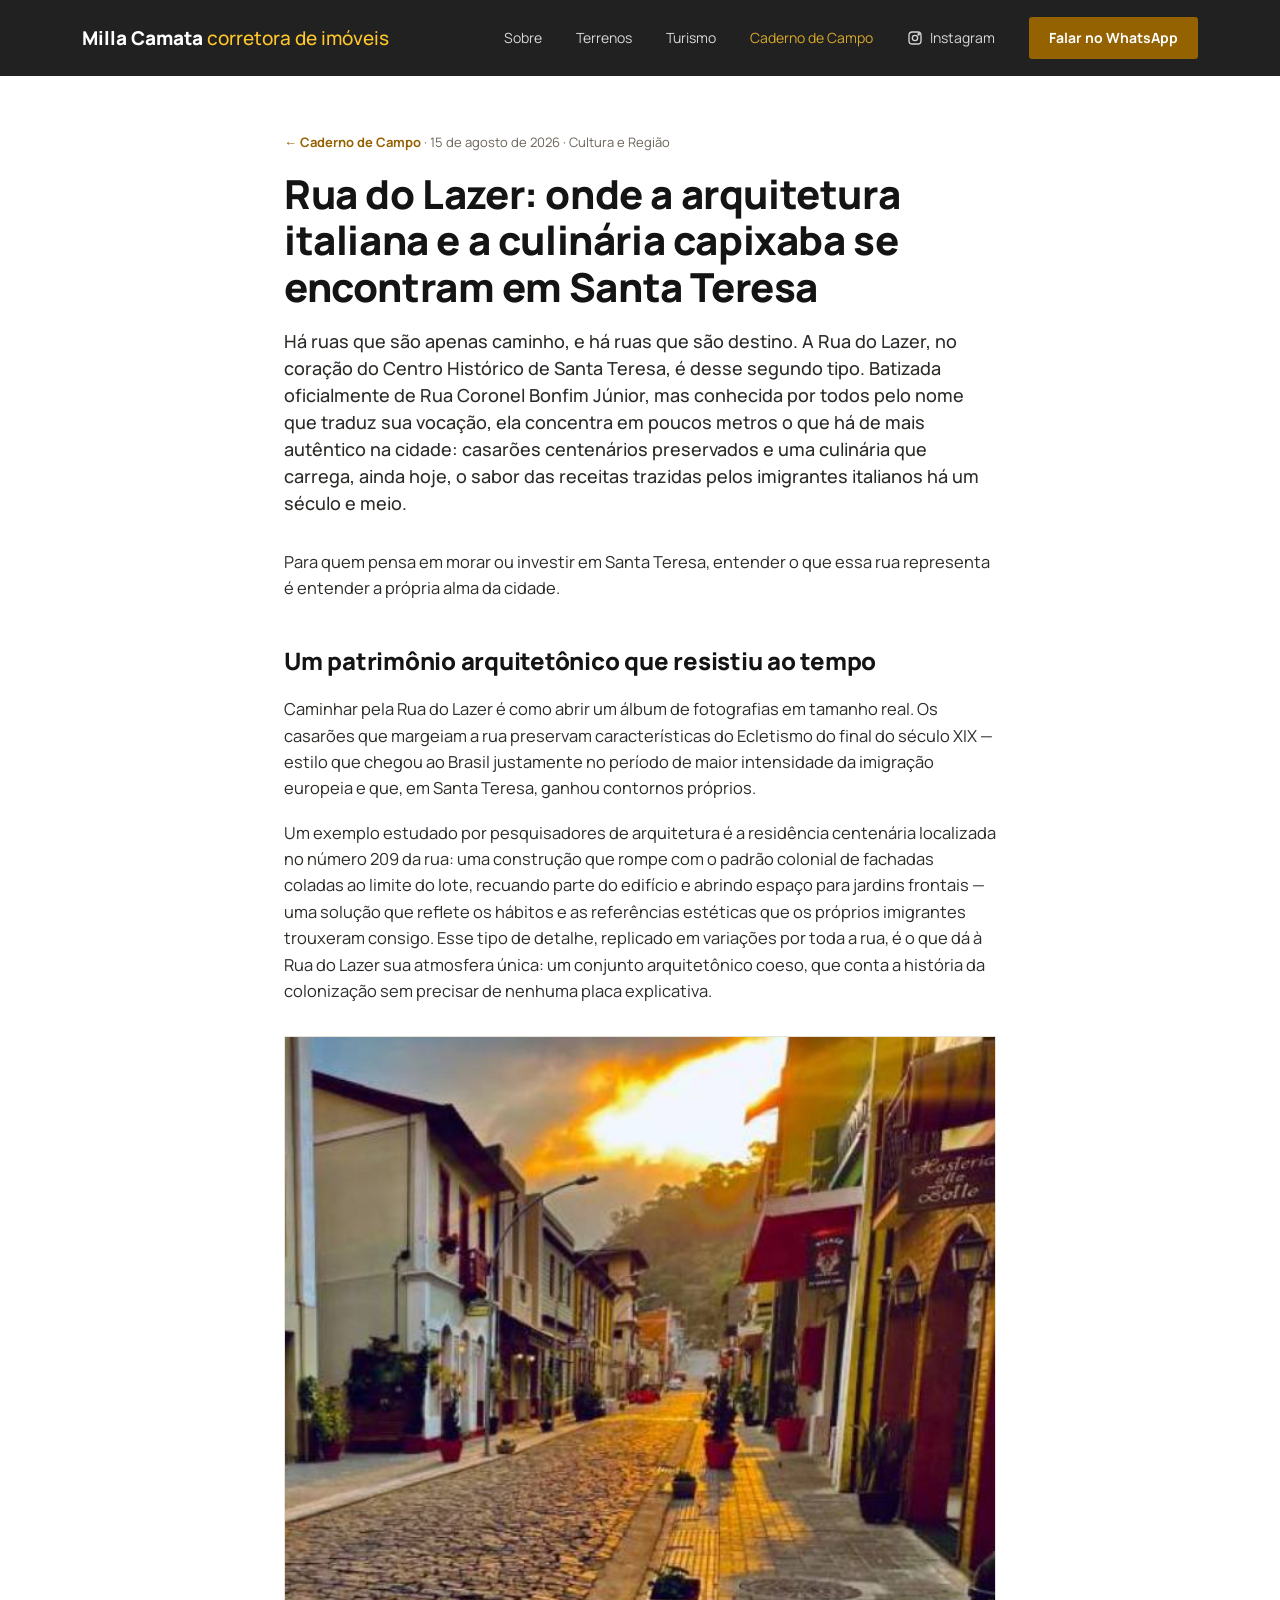
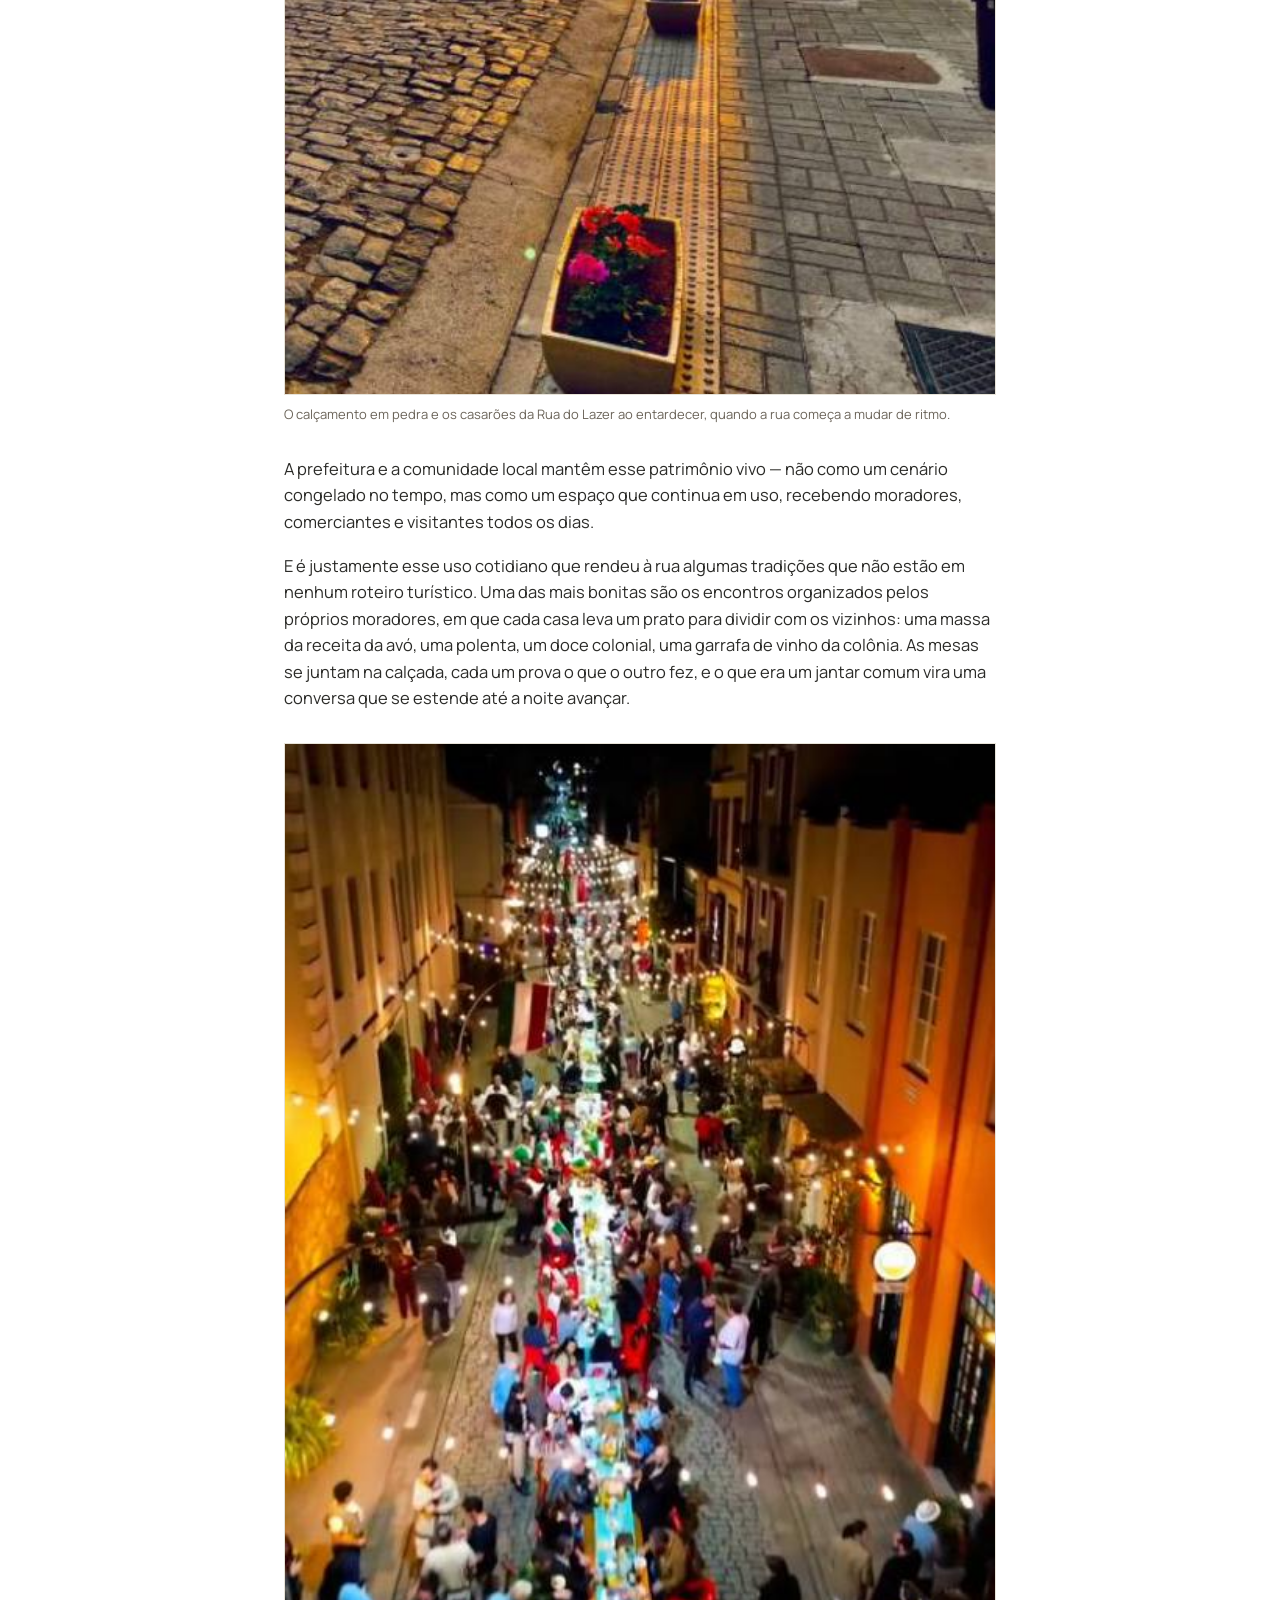
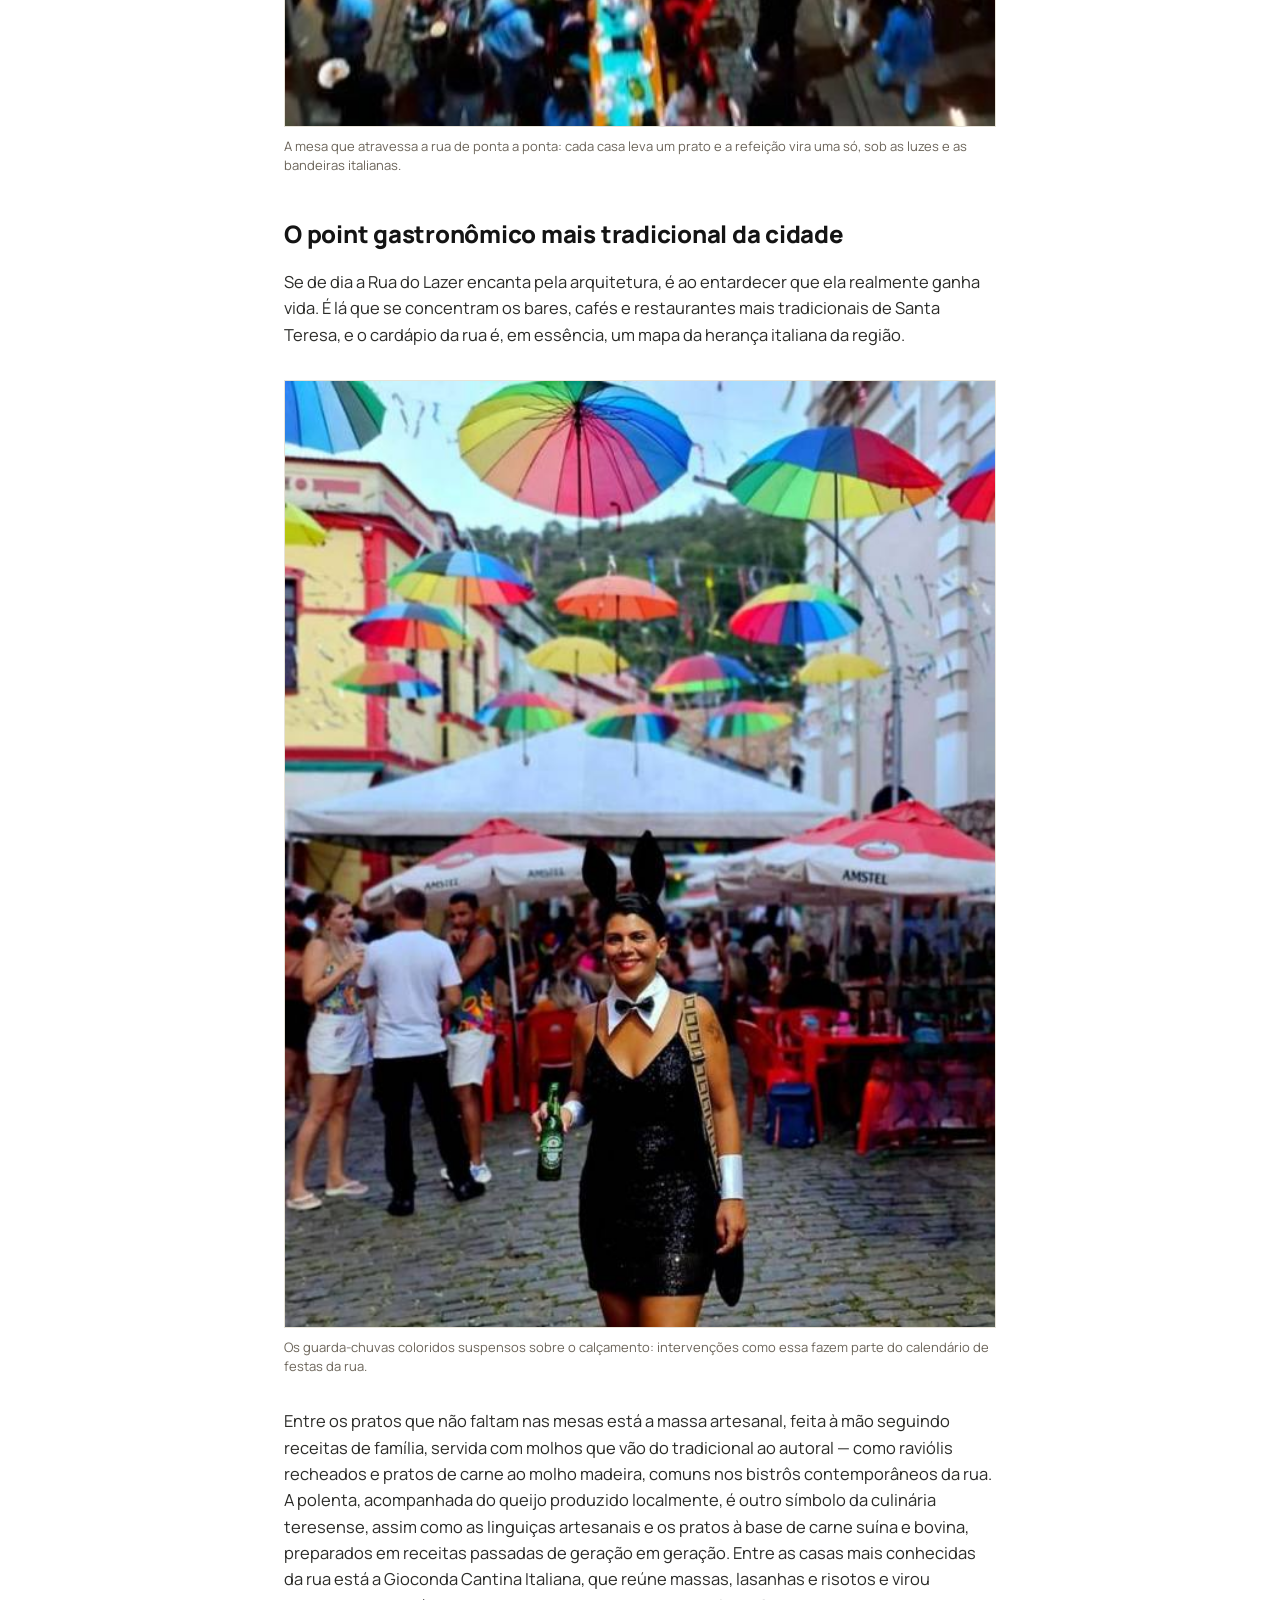
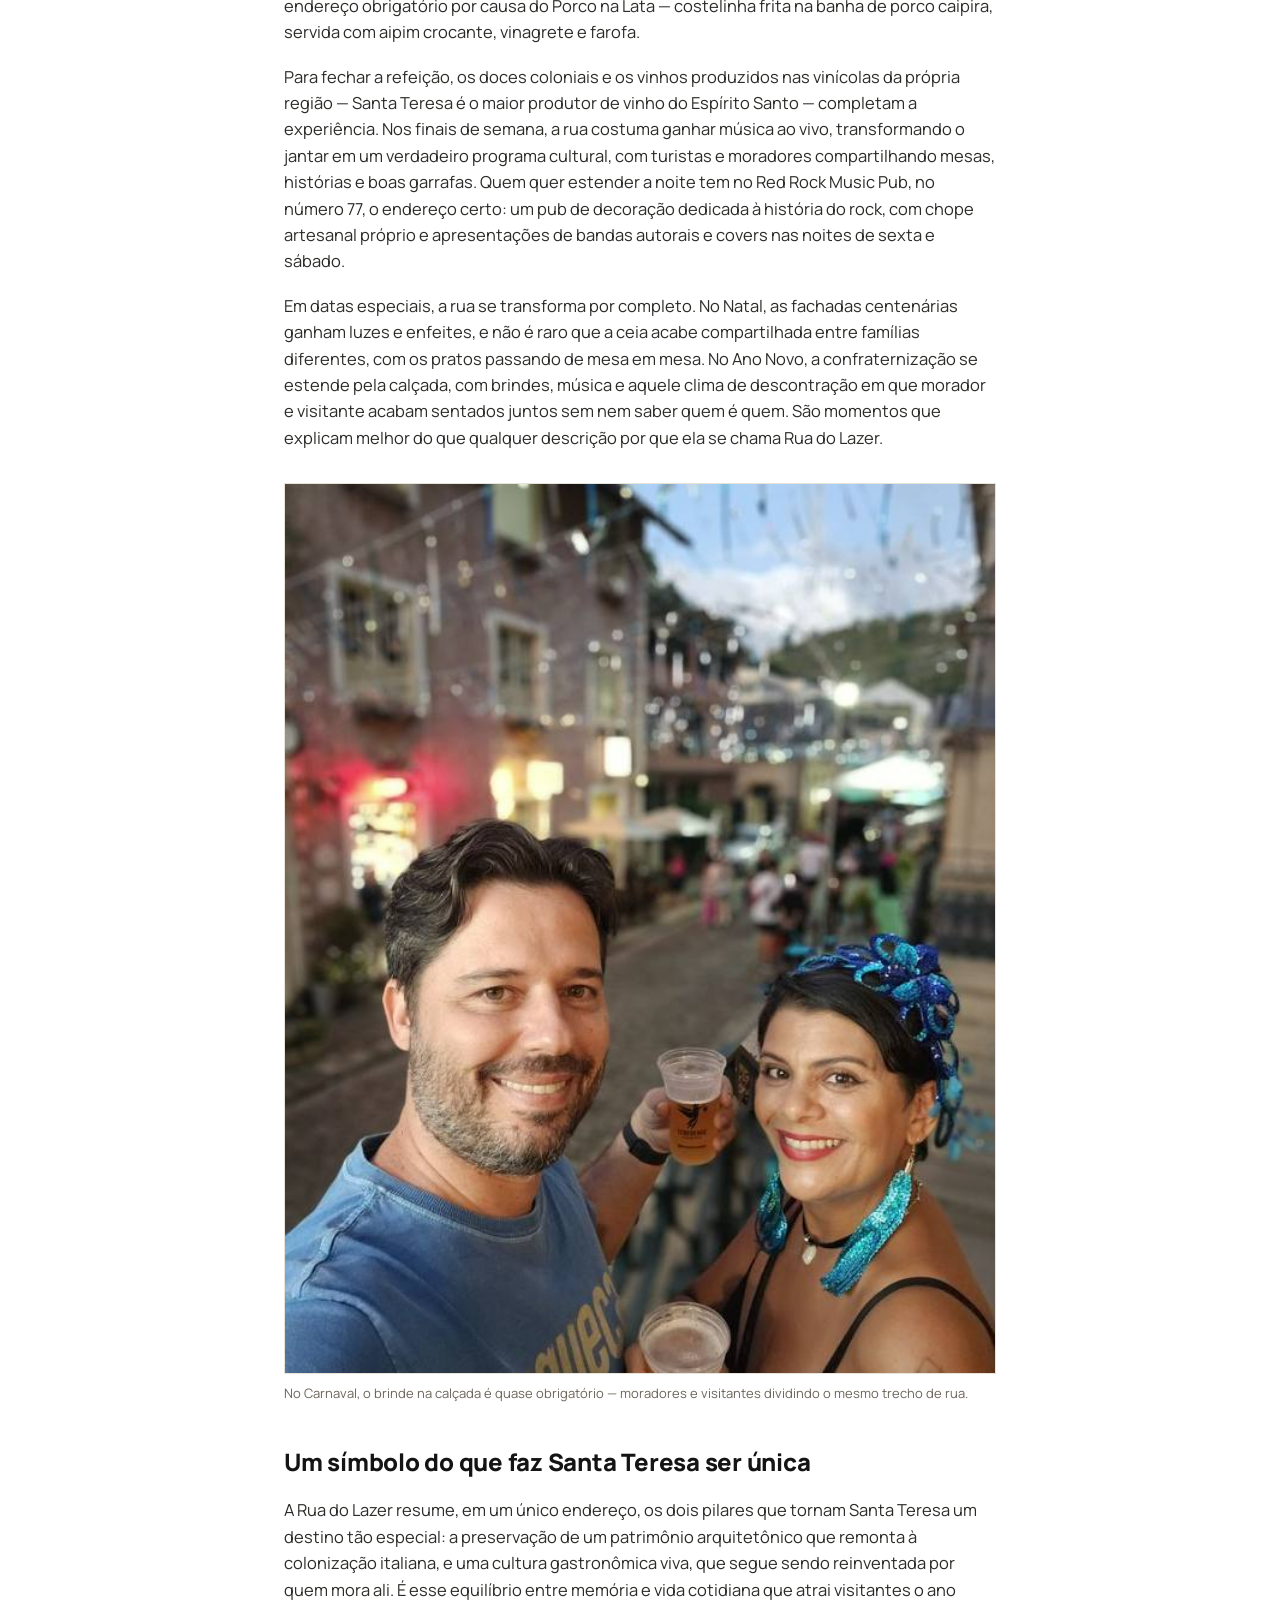
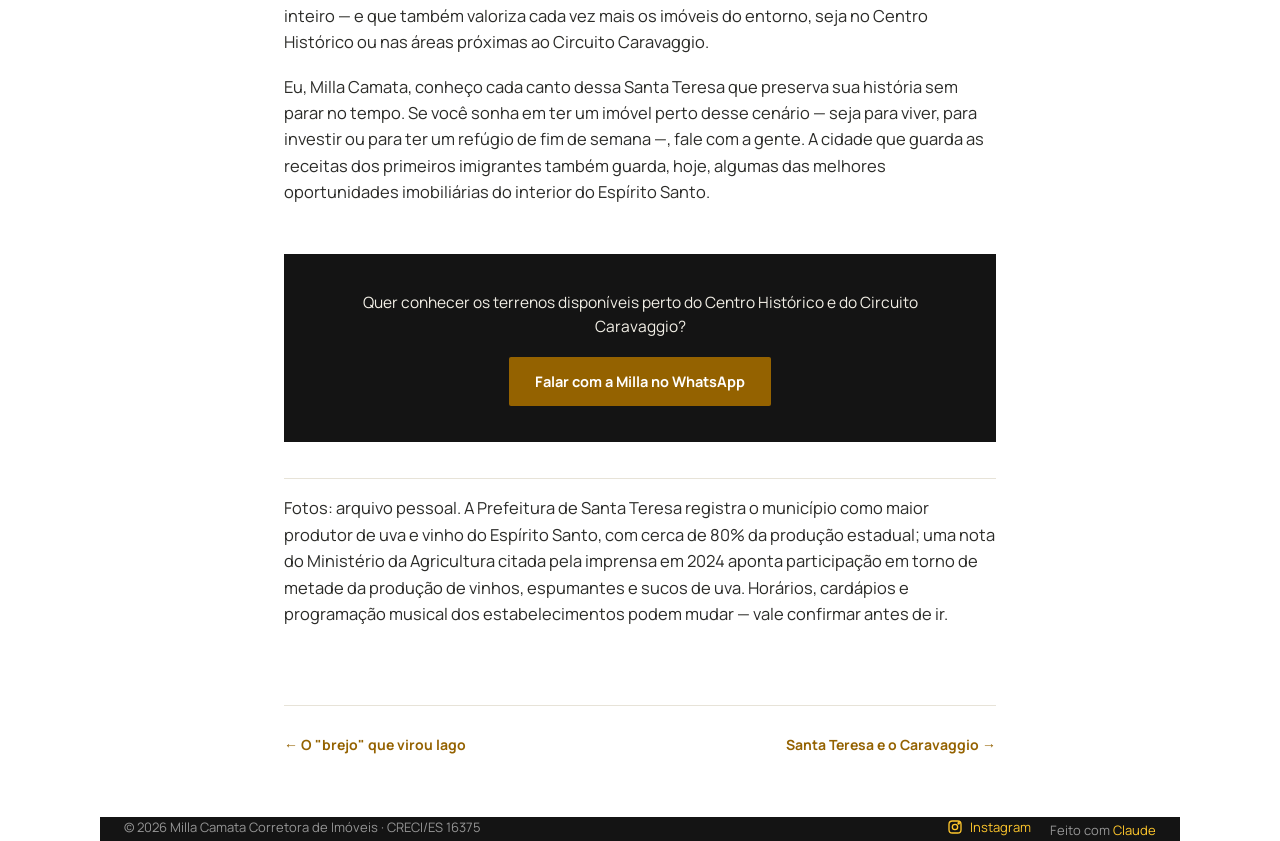
<file: blog/rua-do-lazer-santa-teresa.html>
<!DOCTYPE html>
<html lang="pt-BR">
<head>
<!-- Google tag (gtag.js) -->
<script async src="https://www.googletagmanager.com/gtag/js?id=AW-18382453338"></script>
<script>
  window.dataLayer = window.dataLayer || [];
  function gtag(){dataLayer.push(arguments);}
  gtag('js', new Date());
  gtag('config', 'AW-18382453338');
  gtag('config', 'G-2QS3R63SDG');
</script>
<!-- Event snippet for Contato conversion page -->
<script>
function gtag_report_conversion(url) {
  var callback = function () {
    if (typeof(url) != 'undefined') {
      window.location = url;
    }
  };
  gtag('event', 'conversion', {
      'send_to': 'AW-18382453338/ITEOCLPhrt8cENr0t71E',
      'value': 1.0,
      'currency': 'BRL',
      'event_callback': callback
  });
  return false;
}
</script>
<!-- Microsoft Clarity -->
<script type="text/javascript">
    (function(c,l,a,r,i){
        c[a]=c[a]||function(){(c[a].q=c[a].q||[]).push(arguments)};
        function carregar(){
            var t=l.createElement(r);t.async=1;t.src="https://www.clarity.ms/tag/"+i;
            var y=l.getElementsByTagName(r)[0];y.parentNode.insertBefore(t,y);
        }
        if(l.readyState==="complete"){carregar();}
        else{c.addEventListener("load",carregar);}
    })(window, document, "clarity", "script", "y0h1s08zjz");
</script>
<meta charset="UTF-8">
<meta name="viewport" content="width=device-width, initial-scale=1.0">
<title>Rua do Lazer, Santa Teresa: arquitetura italiana e culinária capixaba | Caderno de Campo</title>
<meta name="description" content="Casarões centenários, massa artesanal, polenta e vinho colonial. O que a Rua do Lazer, no Centro Histórico de Santa Teresa, revela sobre a alma da cidade — e sobre os imóveis do entorno.">
<link rel="canonical" href="https://millacamata.com.br/blog/rua-do-lazer-santa-teresa.html">
<meta property="og:type" content="article">
<meta property="og:title" content="Rua do Lazer: onde a arquitetura italiana e a culinária capixaba se encontram">
<meta property="og:description" content="Casarões do século XIX, massa feita à mão, polenta com queijo da região e vinho colonial. O endereço mais tradicional de Santa Teresa.">
<meta property="og:url" content="https://millacamata.com.br/blog/rua-do-lazer-santa-teresa.html">
<meta property="og:image" content="https://millacamata.com.br/blog/img/og-rua-do-lazer.jpg">
<meta property="og:locale" content="pt_BR">
<link rel="icon" href="../favicon.ico">
<link rel="preload" href="/fonts/manrope-latin-wght-normal.woff2" as="font" type="font/woff2" crossorigin>
<link rel="stylesheet" href="style.css">
<script type="application/ld+json">
{
  "@context": "https://schema.org",
  "@type": "Article",
  "headline": "Rua do Lazer: onde a arquitetura italiana e a culinária capixaba se encontram em Santa Teresa",
  "datePublished": "2026-08-15",
  "dateModified": "2026-08-15",
  "image": "https://millacamata.com.br/blog/img/og-rua-do-lazer.jpg",
  "author": { "@type": "Person", "name": "Milla Camata" },
  "publisher": { "@type": "Organization", "name": "Milla Camata Corretora de Imóveis" },
  "mainEntityOfPage": "https://millacamata.com.br/blog/rua-do-lazer-santa-teresa.html"
}
</script>
</head>
<body>

<header>
  <nav class="wrap">
    <a href="../index.html" class="brand">Milla Camata <span>corretora de imóveis</span></a>
    <div class="navlinks">
      <a href="../index.html#sobre">Sobre</a>
      <a href="../index.html#terrenos">Terrenos</a>
      <a href="../turismo/index.html">Turismo</a>
      <a href="index.html" style="color:var(--gold);">Caderno de Campo</a>
      <a href="https://www.instagram.com/millacamata_artistaecorretora/" target="_blank" rel="noopener" class="ig-link nav-ig">
        <svg viewBox="0 0 24 24" fill="none" stroke="currentColor" stroke-width="2"><rect x="3" y="3" width="18" height="18" rx="5"/><circle cx="12" cy="12" r="4"/><circle cx="17.5" cy="6.5" r="1"/></svg>
        Instagram
      </a>
      <a href="https://wa.me/5527996092266?text=Ol%C3%A1%20Milla%2C%20li%20o%20artigo%20sobre%20a%20Rua%20do%20Lazer%20e%20quero%20conhecer%20os%20terrenos%20em%20Santa%20Teresa." class="nav-cta" target="_blank" rel="noopener" onclick="gtag_report_conversion();">Falar no WhatsApp</a>
    </div>
  </nav>
</header>

<div class="wrap-narrow">
  <article class="post">
    <p class="post-meta"><a href="index.html" style="color:var(--teal);font-weight:700;">← Caderno de Campo</a> · 15 de agosto de 2026 · Cultura e Região</p>
    <h1>Rua do Lazer: onde a arquitetura italiana e a culinária capixaba se encontram em Santa Teresa</h1>
    <p class="lede">Há ruas que são apenas caminho, e há ruas que são destino. A Rua do Lazer, no coração do Centro Histórico de Santa Teresa, é desse segundo tipo. Batizada oficialmente de Rua Coronel Bonfim Júnior, mas conhecida por todos pelo nome que traduz sua vocação, ela concentra em poucos metros o que há de mais autêntico na cidade: casarões centenários preservados e uma culinária que carrega, ainda hoje, o sabor das receitas trazidas pelos imigrantes italianos há um século e meio.</p>

    <p>Para quem pensa em morar ou investir em Santa Teresa, entender o que essa rua representa é entender a própria alma da cidade.</p>

    <h2>Um patrimônio arquitetônico que resistiu ao tempo</h2>
    <p>Caminhar pela Rua do Lazer é como abrir um álbum de fotografias em tamanho real. Os casarões que margeiam a rua preservam características do Ecletismo do final do século XIX — estilo que chegou ao Brasil justamente no período de maior intensidade da imigração europeia e que, em Santa Teresa, ganhou contornos próprios.</p>

    <p>Um exemplo estudado por pesquisadores de arquitetura é a residência centenária localizada no número 209 da rua: uma construção que rompe com o padrão colonial de fachadas coladas ao limite do lote, recuando parte do edifício e abrindo espaço para jardins frontais — uma solução que reflete os hábitos e as referências estéticas que os próprios imigrantes trouxeram consigo. Esse tipo de detalhe, replicado em variações por toda a rua, é o que dá à Rua do Lazer sua atmosfera única: um conjunto arquitetônico coeso, que conta a história da colonização sem precisar de nenhuma placa explicativa.</p>

    <figure>
      <img src="img/rua-do-lazer-1.jpg" alt="Calçamento em pedra e casarões coloridos da Rua do Lazer ao entardecer, com vasos de flores ao longo da calçada" width="547" height="737" loading="lazy">
      <figcaption>O calçamento em pedra e os casarões da Rua do Lazer ao entardecer, quando a rua começa a mudar de ritmo.</figcaption>
    </figure>

    <p>A prefeitura e a comunidade local mantêm esse patrimônio vivo — não como um cenário congelado no tempo, mas como um espaço que continua em uso, recebendo moradores, comerciantes e visitantes todos os dias.</p>

    <p>E é justamente esse uso cotidiano que rendeu à rua algumas tradições que não estão em nenhum roteiro turístico. Uma das mais bonitas são os encontros organizados pelos próprios moradores, em que cada casa leva um prato para dividir com os vizinhos: uma massa da receita da avó, uma polenta, um doce colonial, uma garrafa de vinho da colônia. As mesas se juntam na calçada, cada um prova o que o outro fez, e o que era um jantar comum vira uma conversa que se estende até a noite avançar.</p>

    <figure>
      <img src="img/rua-do-lazer-2.jpg" alt="Vista do alto da Rua do Lazer à noite, com uma mesa única atravessando a rua inteira, iluminação suspensa e bandeiras italianas" width="455" height="629" loading="lazy">
      <figcaption>A mesa que atravessa a rua de ponta a ponta: cada casa leva um prato e a refeição vira uma só, sob as luzes e as bandeiras italianas.</figcaption>
    </figure>

    <h2>O point gastronômico mais tradicional da cidade</h2>
    <p>Se de dia a Rua do Lazer encanta pela arquitetura, é ao entardecer que ela realmente ganha vida. É lá que se concentram os bares, cafés e restaurantes mais tradicionais de Santa Teresa, e o cardápio da rua é, em essência, um mapa da herança italiana da região.</p>

    <figure>
      <img src="img/rua-do-lazer-3.jpg" alt="Guarda-chuvas coloridos suspensos sobre o calçamento da Rua do Lazer durante uma festa, com mesas ocupadas ao fundo" width="583" height="777" loading="lazy">
      <figcaption>Os guarda-chuvas coloridos suspensos sobre o calçamento: intervenções como essa fazem parte do calendário de festas da rua.</figcaption>
    </figure>

    <p>Entre os pratos que não faltam nas mesas está a massa artesanal, feita à mão seguindo receitas de família, servida com molhos que vão do tradicional ao autoral — como raviólis recheados e pratos de carne ao molho madeira, comuns nos bistrôs contemporâneos da rua. A polenta, acompanhada do queijo produzido localmente, é outro símbolo da culinária teresense, assim como as linguiças artesanais e os pratos à base de carne suína e bovina, preparados em receitas passadas de geração em geração. Entre as casas mais conhecidas da rua está a <a href="../turismo/index.html">Gioconda Cantina Italiana</a>, que reúne massas, lasanhas e risotos e virou endereço obrigatório por causa do Porco na Lata — costelinha frita na banha de porco caipira, servida com aipim crocante, vinagrete e farofa.</p>

    <p>Para fechar a refeição, os doces coloniais e os vinhos produzidos nas vinícolas da própria região — Santa Teresa é o maior produtor de vinho do Espírito Santo — completam a experiência. Nos finais de semana, a rua costuma ganhar música ao vivo, transformando o jantar em um verdadeiro programa cultural, com turistas e moradores compartilhando mesas, histórias e boas garrafas. Quem quer estender a noite tem no <a href="../turismo/index.html">Red Rock Music Pub</a>, no número 77, o endereço certo: um pub de decoração dedicada à história do rock, com chope artesanal próprio e apresentações de bandas autorais e covers nas noites de sexta e sábado.</p>

    <p>Em datas especiais, a rua se transforma por completo. No Natal, as fachadas centenárias ganham luzes e enfeites, e não é raro que a ceia acabe compartilhada entre famílias diferentes, com os pratos passando de mesa em mesa. No Ano Novo, a confraternização se estende pela calçada, com brindes, música e aquele clima de descontração em que morador e visitante acabam sentados juntos sem nem saber quem é quem. São momentos que explicam melhor do que qualquer descrição por que ela se chama Rua do Lazer.</p>

    <figure>
      <img src="img/rua-do-lazer-4.jpg" alt="Casal brindando com chope na calçada da Rua do Lazer durante o Carnaval, com fantasias e decoração de rua ao fundo" width="591" height="740" loading="lazy">
      <figcaption>No Carnaval, o brinde na calçada é quase obrigatório — moradores e visitantes dividindo o mesmo trecho de rua.</figcaption>
    </figure>

    <h2>Um símbolo do que faz Santa Teresa ser única</h2>
    <p>A Rua do Lazer resume, em um único endereço, os dois pilares que tornam Santa Teresa um destino tão especial: a preservação de um patrimônio arquitetônico que remonta à colonização italiana, e uma cultura gastronômica viva, que segue sendo reinventada por quem mora ali. É esse equilíbrio entre memória e vida cotidiana que atrai visitantes o ano inteiro — e que também valoriza cada vez mais os imóveis do entorno, seja no Centro Histórico ou nas áreas próximas ao Circuito Caravaggio.</p>

    <p>Eu, Milla Camata, conheço cada canto dessa Santa Teresa que preserva sua história sem parar no tempo. Se você sonha em ter um imóvel perto desse cenário — seja para viver, para investir ou para ter um refúgio de fim de semana —, fale com a gente. A cidade que guarda as receitas dos primeiros imigrantes também guarda, hoje, algumas das melhores oportunidades imobiliárias do interior do Espírito Santo.</p>

    <div class="post-cta">
      <p>Quer conhecer os terrenos disponíveis perto do Centro Histórico e do Circuito Caravaggio?</p>
      <a class="btn" target="_blank" rel="noopener" href="https://wa.me/5527996092266?text=Ol%C3%A1%20Milla%2C%20li%20o%20artigo%20sobre%20a%20Rua%20do%20Lazer%20e%20quero%20conhecer%20os%20terrenos%20em%20Santa%20Teresa." onclick="gtag_report_conversion();">Falar com a Milla no WhatsApp</a>
    </div>

    <p class="source-note">Fotos: arquivo pessoal. A Prefeitura de Santa Teresa registra o município como maior produtor de uva e vinho do Espírito Santo, com cerca de 80% da produção estadual; uma nota do Ministério da Agricultura citada pela imprensa em 2024 aponta participação em torno de metade da produção de vinhos, espumantes e sucos de uva. Horários, cardápios e programação musical dos estabelecimentos podem mudar — vale confirmar antes de ir.</p>
  </article>

  <div class="post-nav">
    <a href="brejo-virou-lago-potencial-do-terreno.html">← O "brejo" que virou lago</a>
    <a href="santa-teresa-e-o-caravaggio.html">Santa Teresa e o Caravaggio →</a>
  </div>
</div>

<footer class="wrap">
  <span>© 2026 Milla Camata Corretora de Imóveis · CRECI/ES 16375</span>
  <span>
    <a class="ig-link" target="_blank" rel="noopener" href="https://www.instagram.com/millacamata_artistaecorretora/" style="margin-right:16px;">
      <svg viewBox="0 0 24 24" fill="none" stroke="currentColor" stroke-width="2"><rect x="3" y="3" width="18" height="18" rx="5"/><circle cx="12" cy="12" r="4"/><circle cx="17.5" cy="6.5" r="1"/></svg>
      Instagram
    </a>
    Feito com <a href="#">Claude</a>
  </span>
</footer>

</body>
</html>
</file>
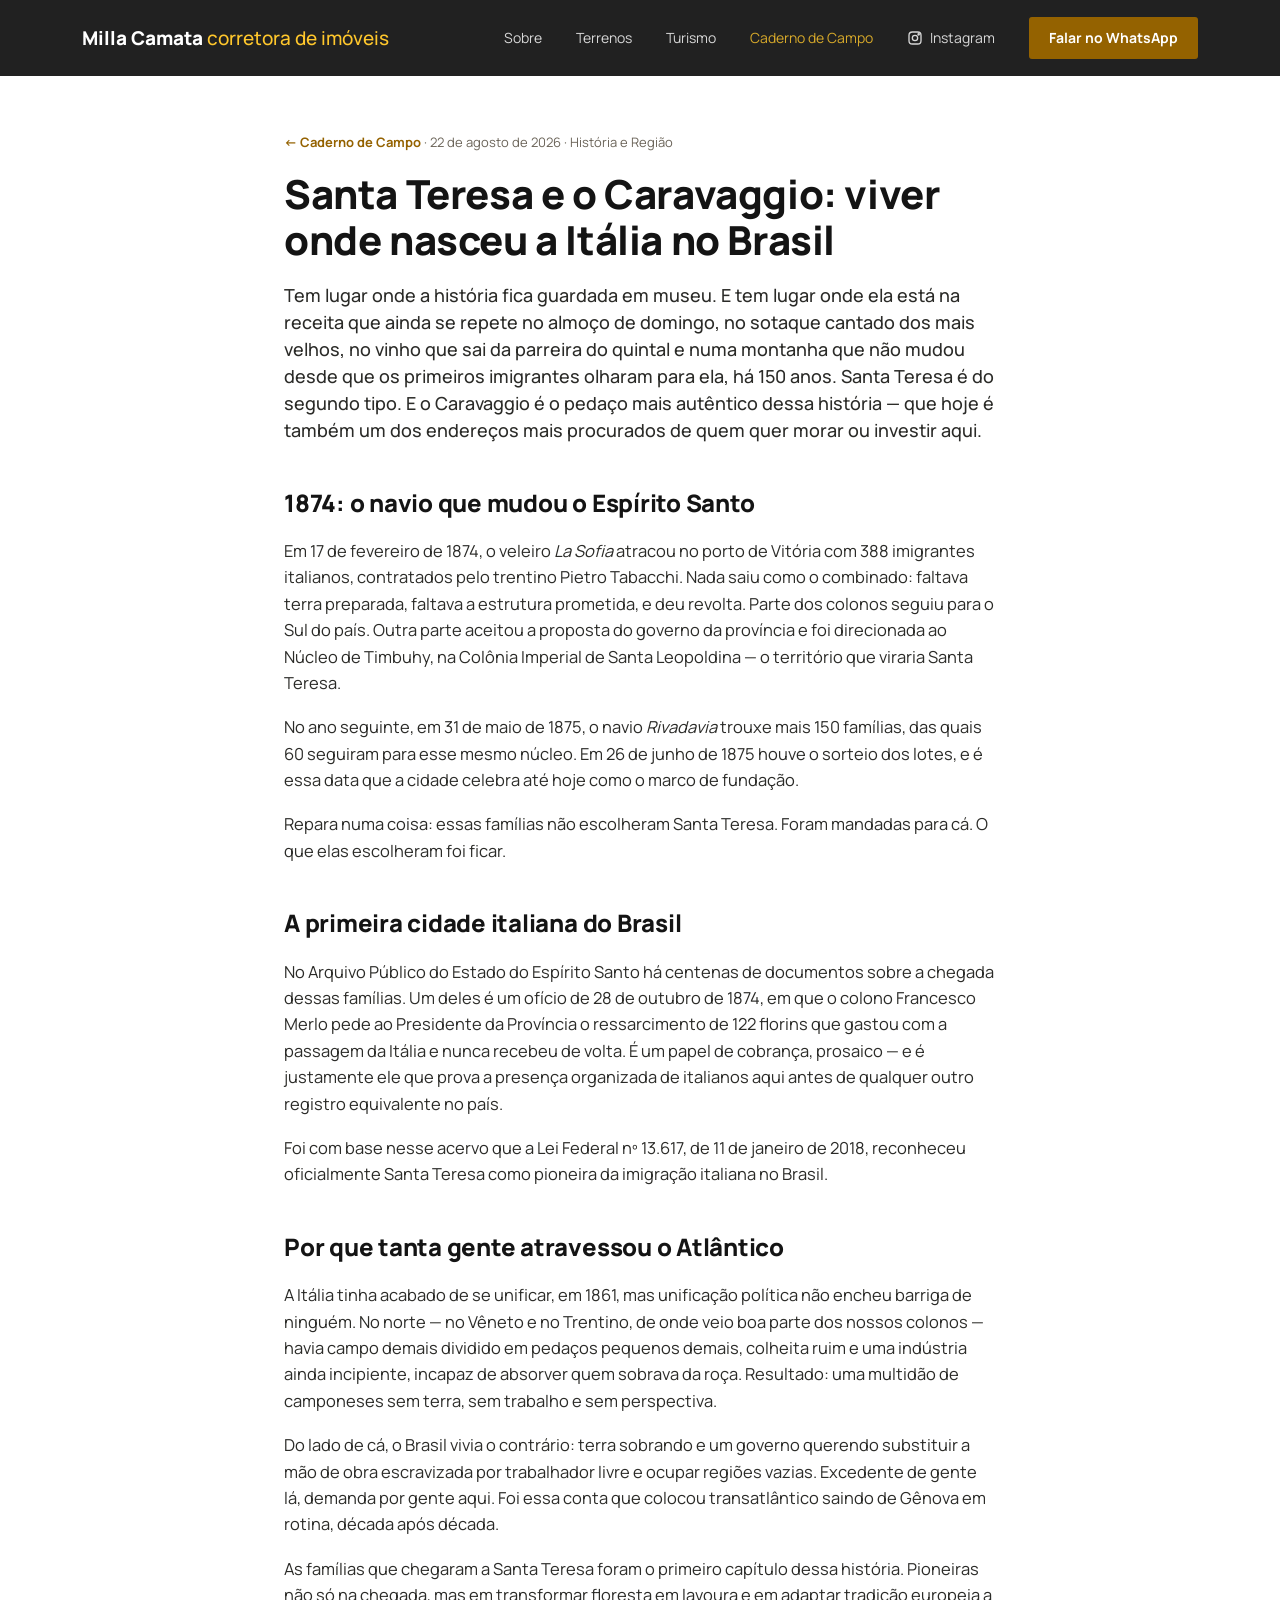
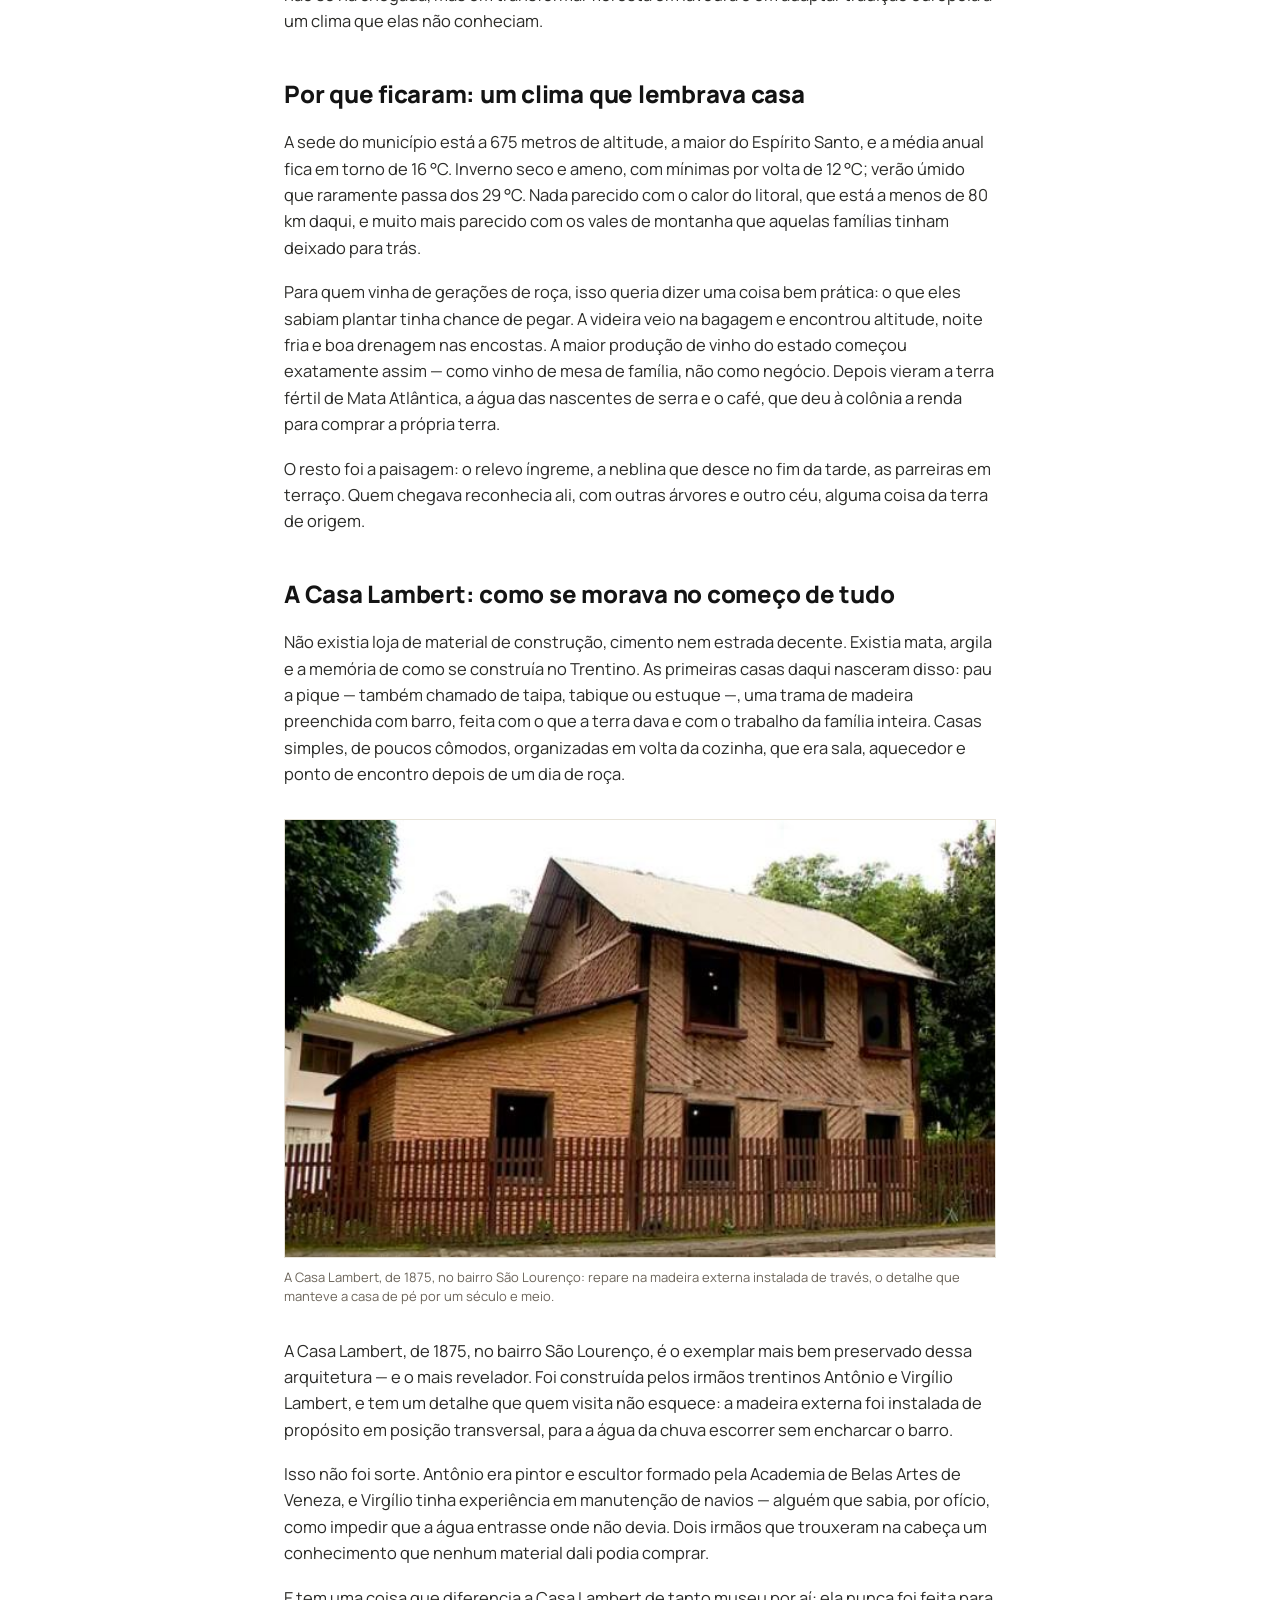
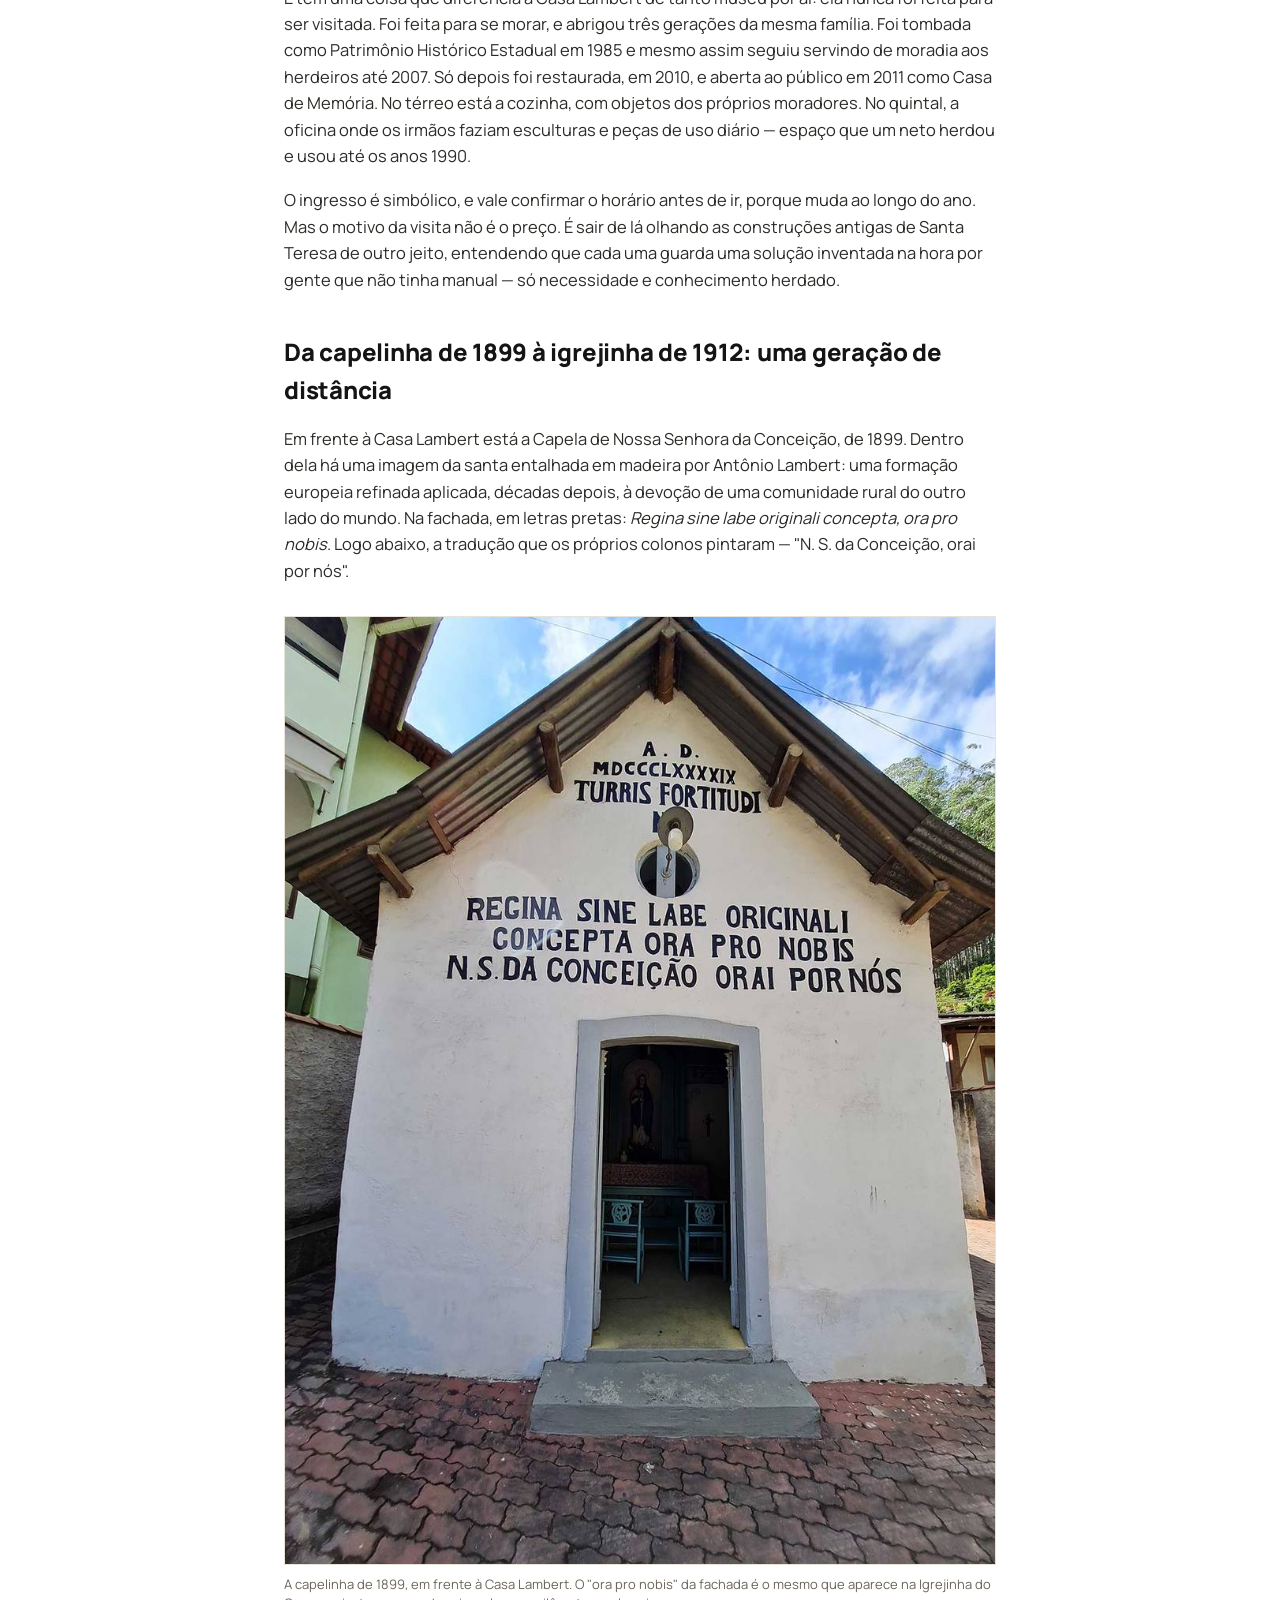
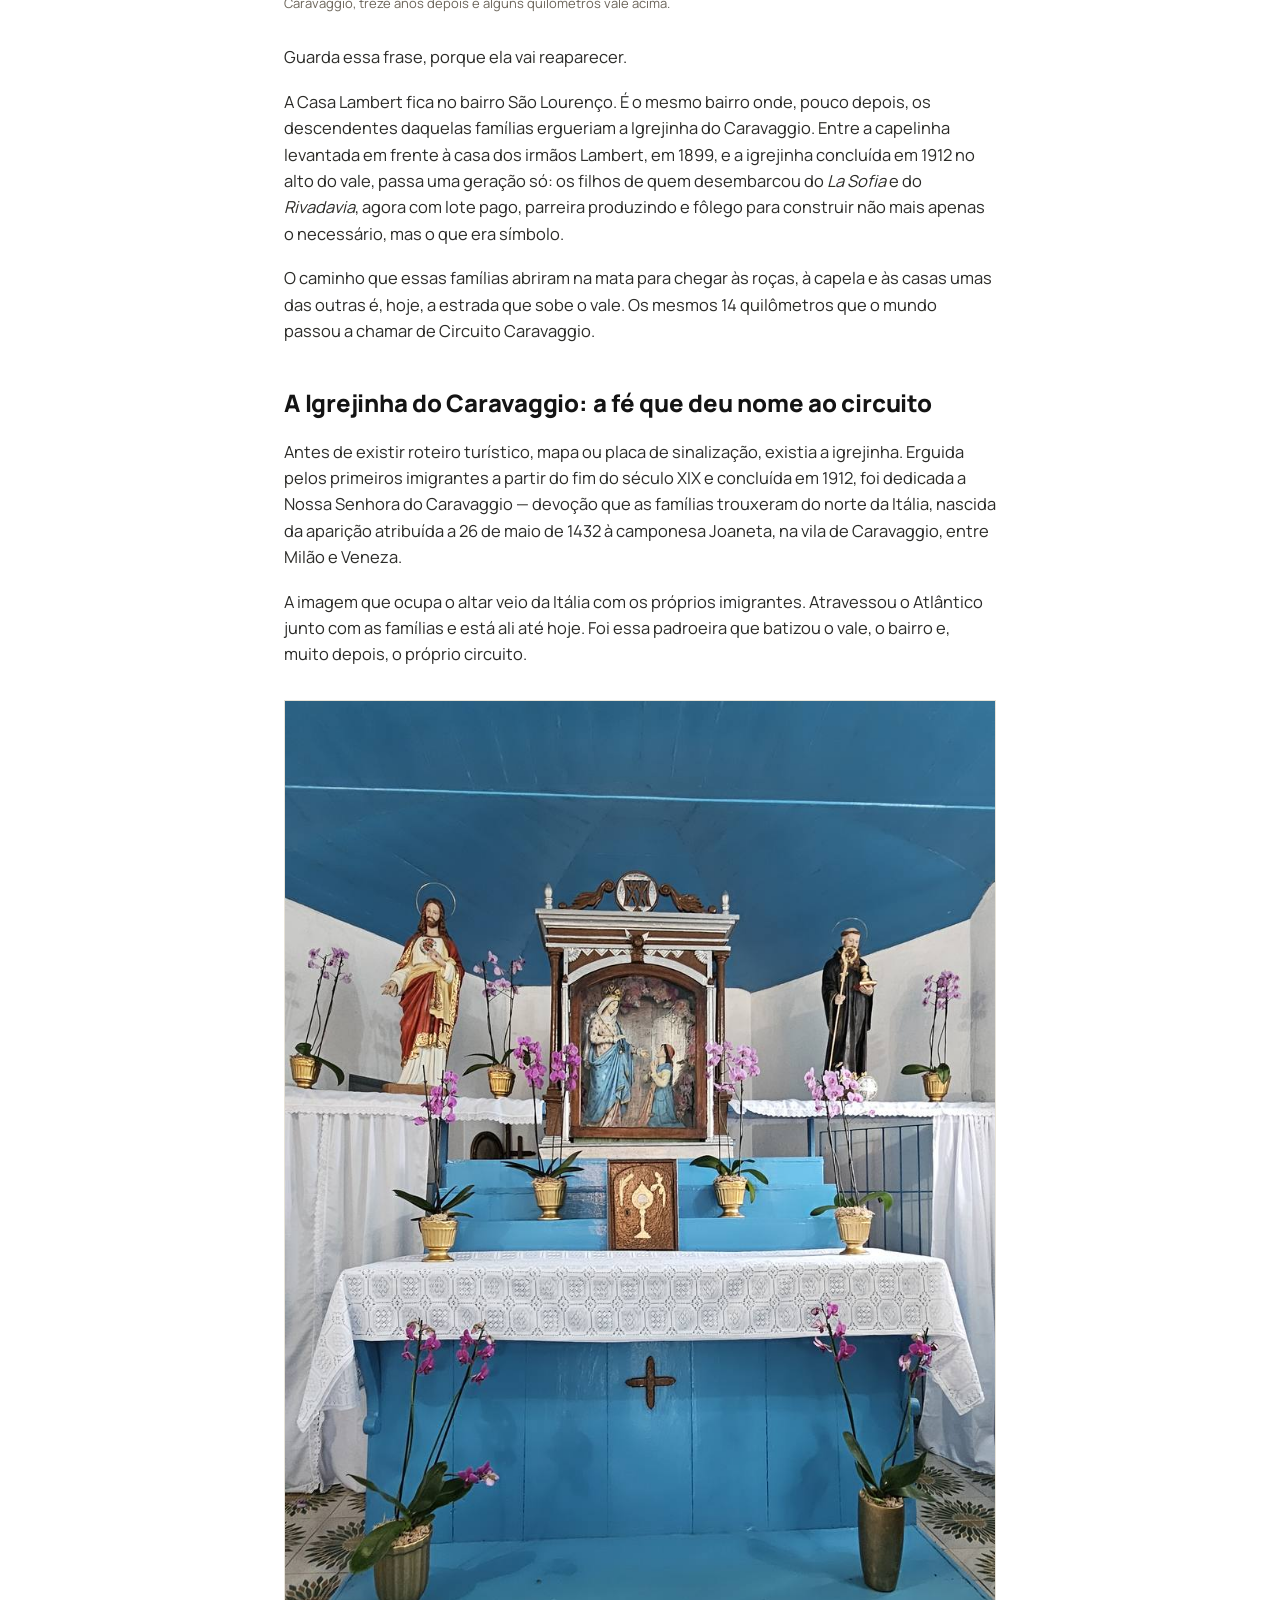
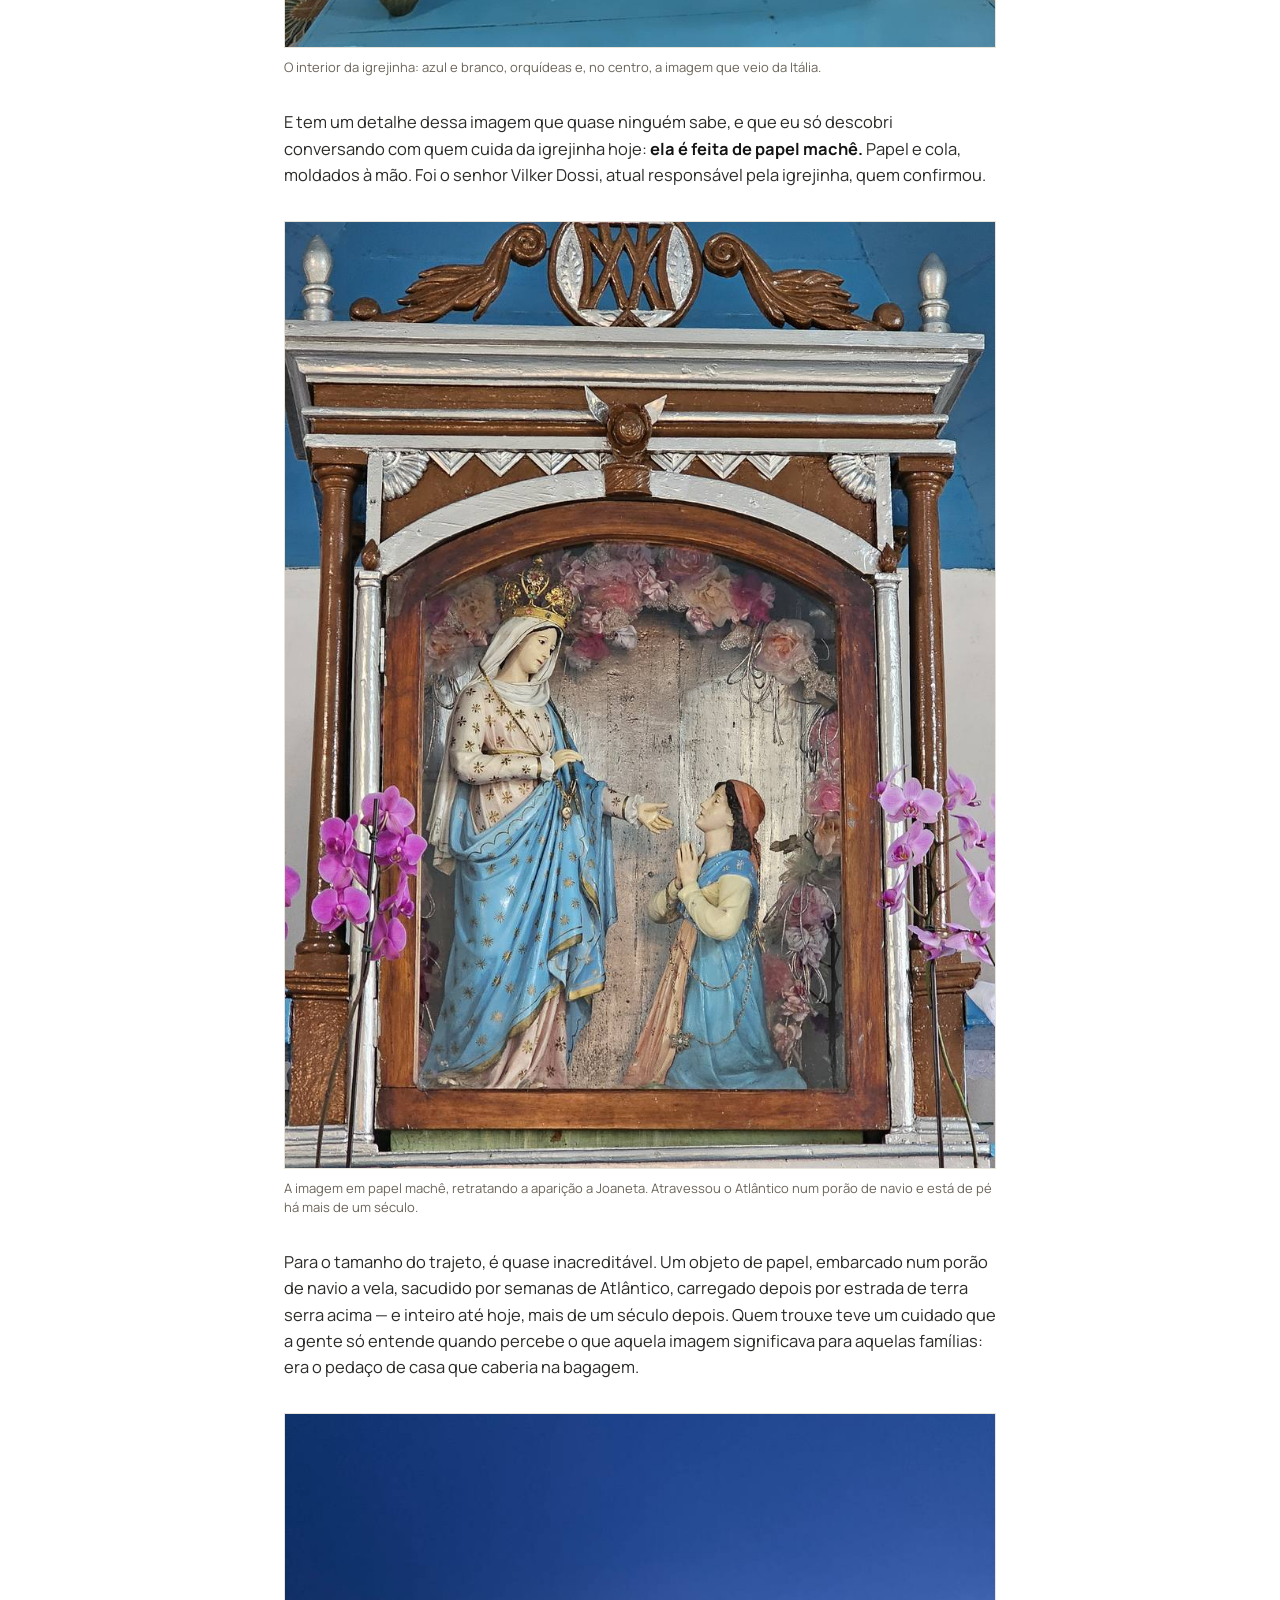
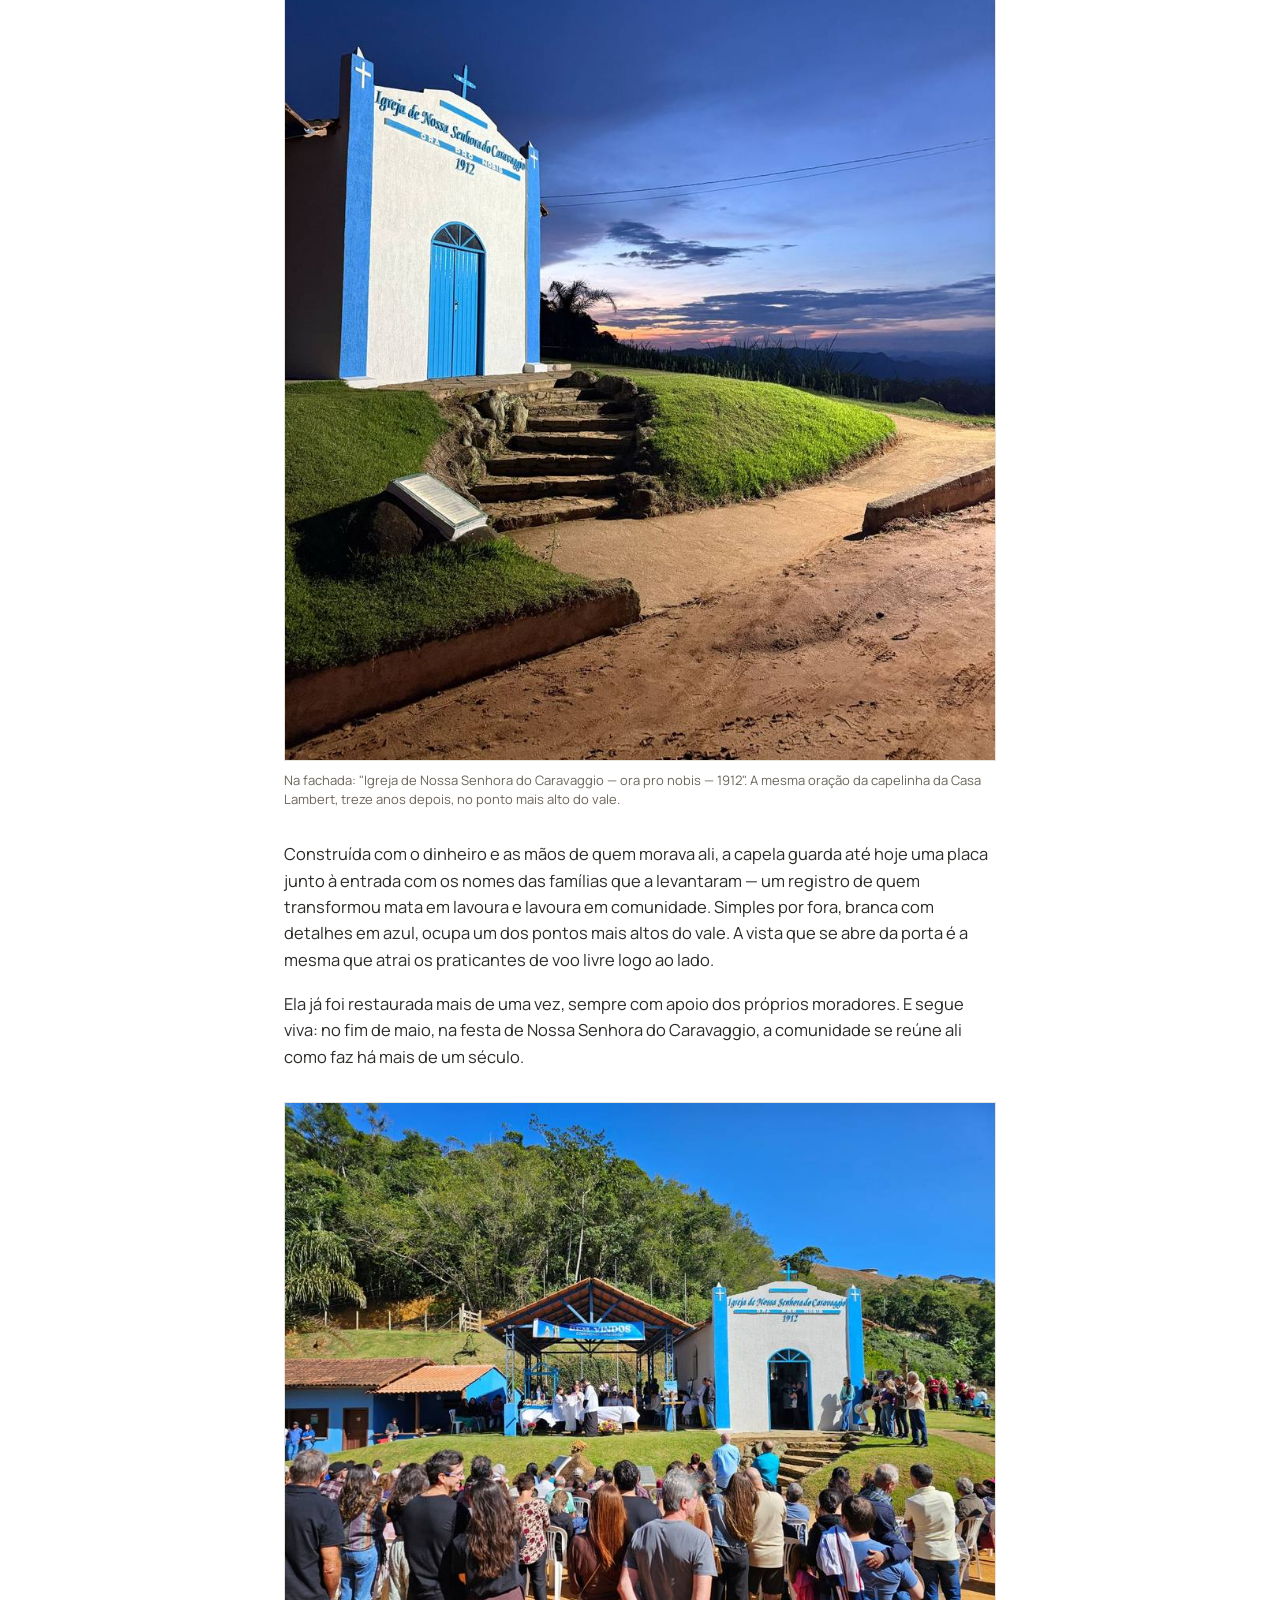
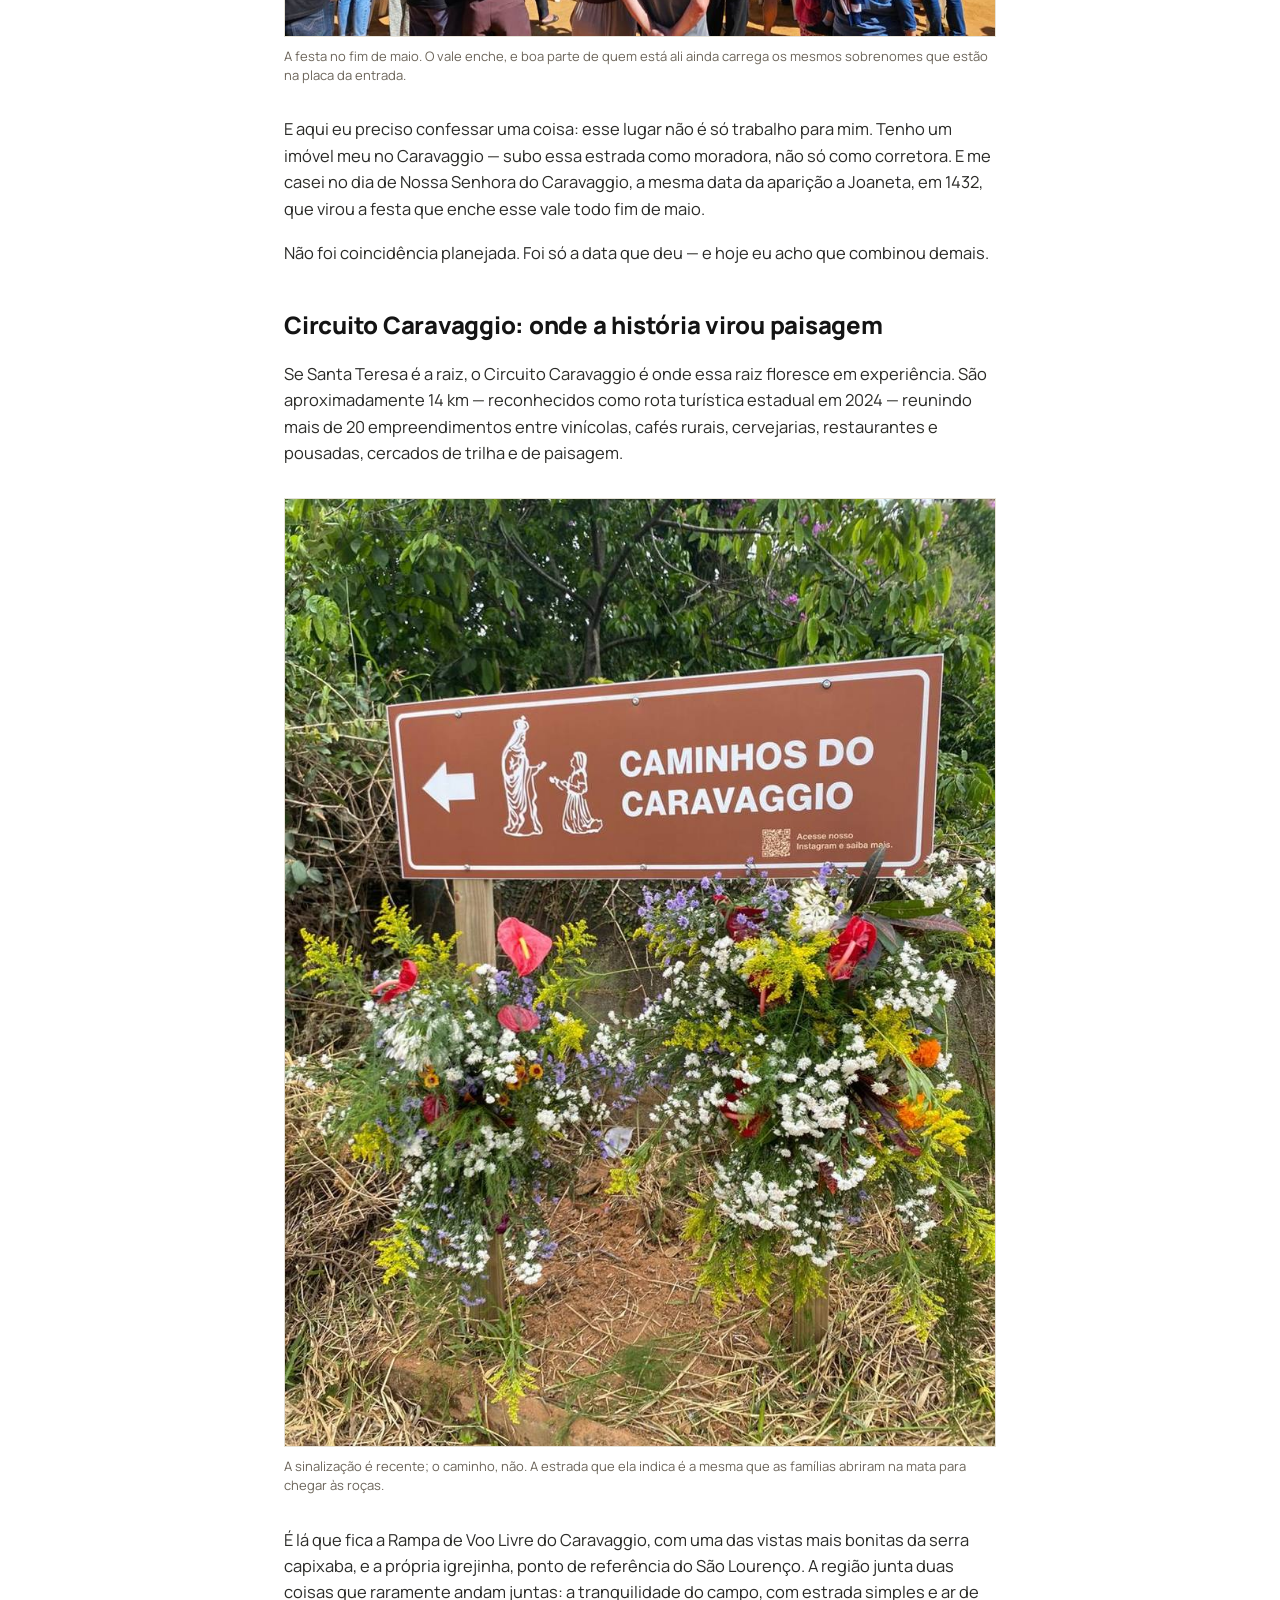
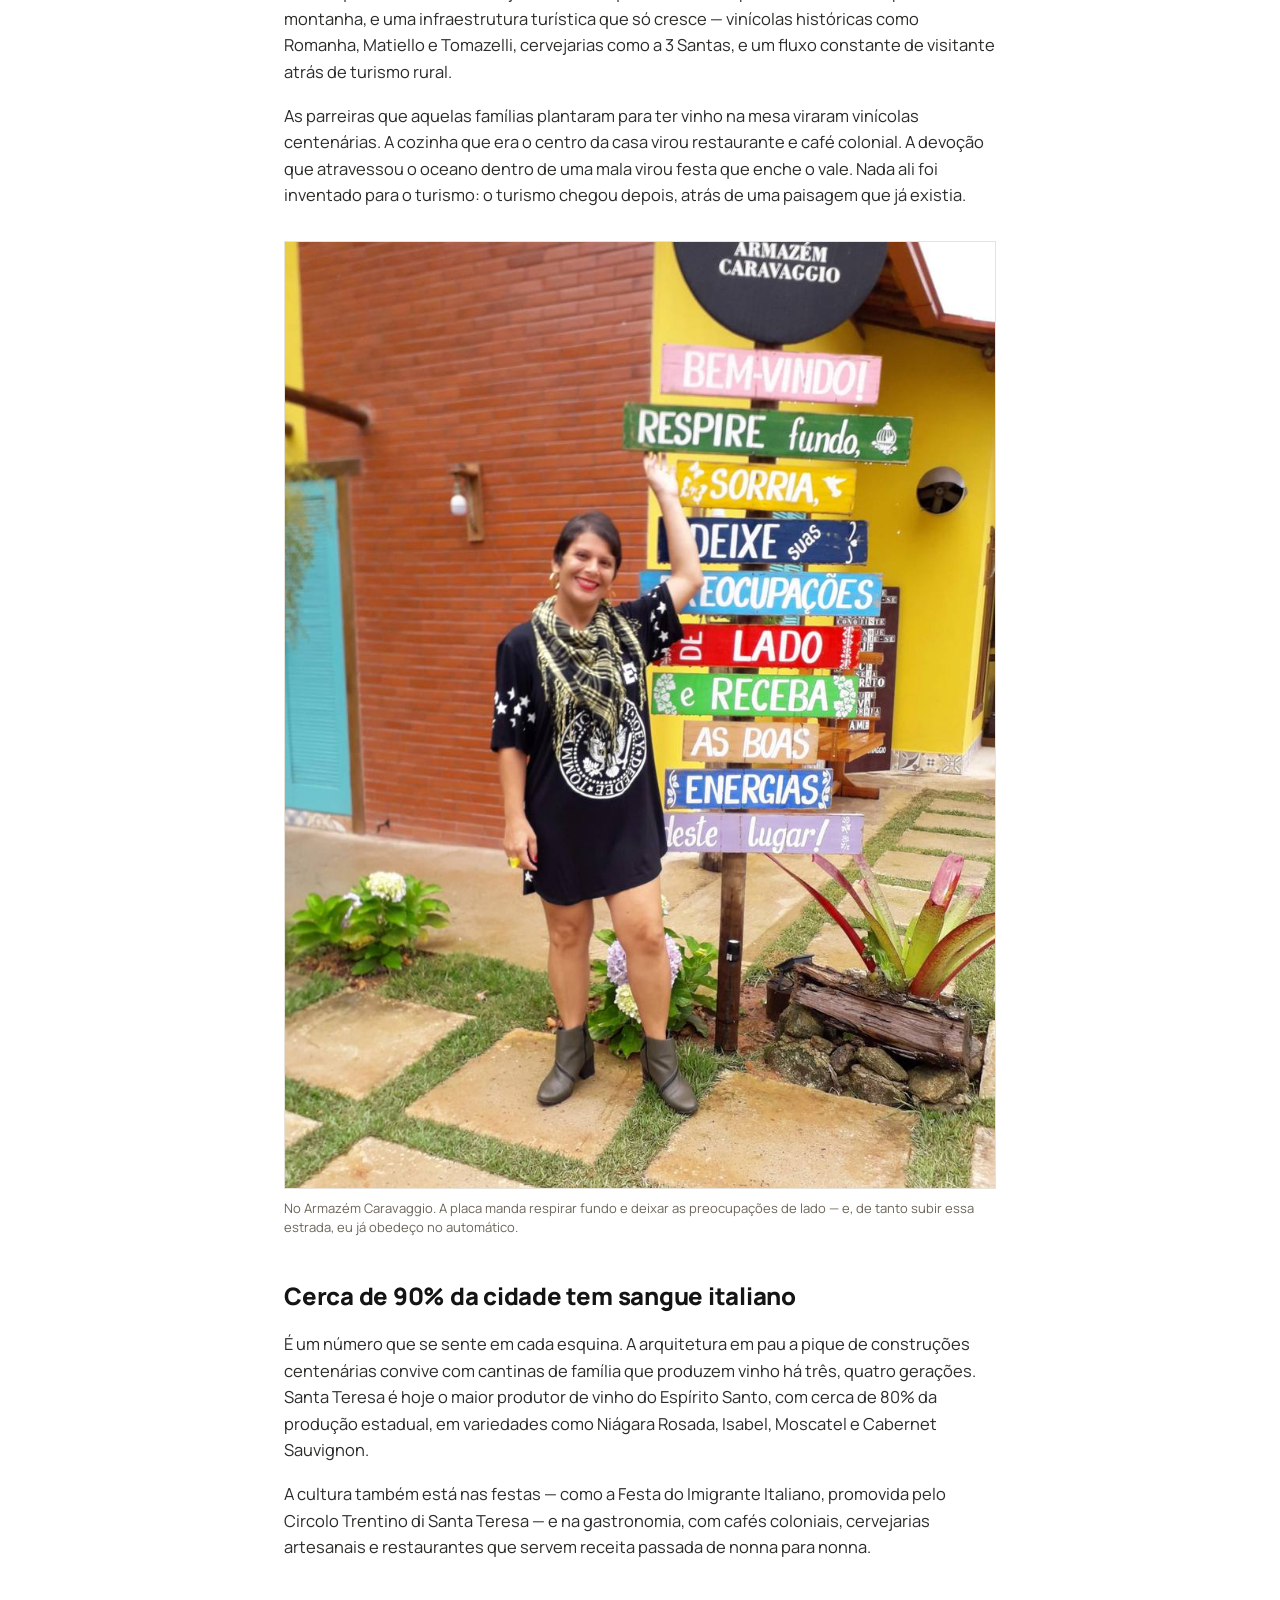
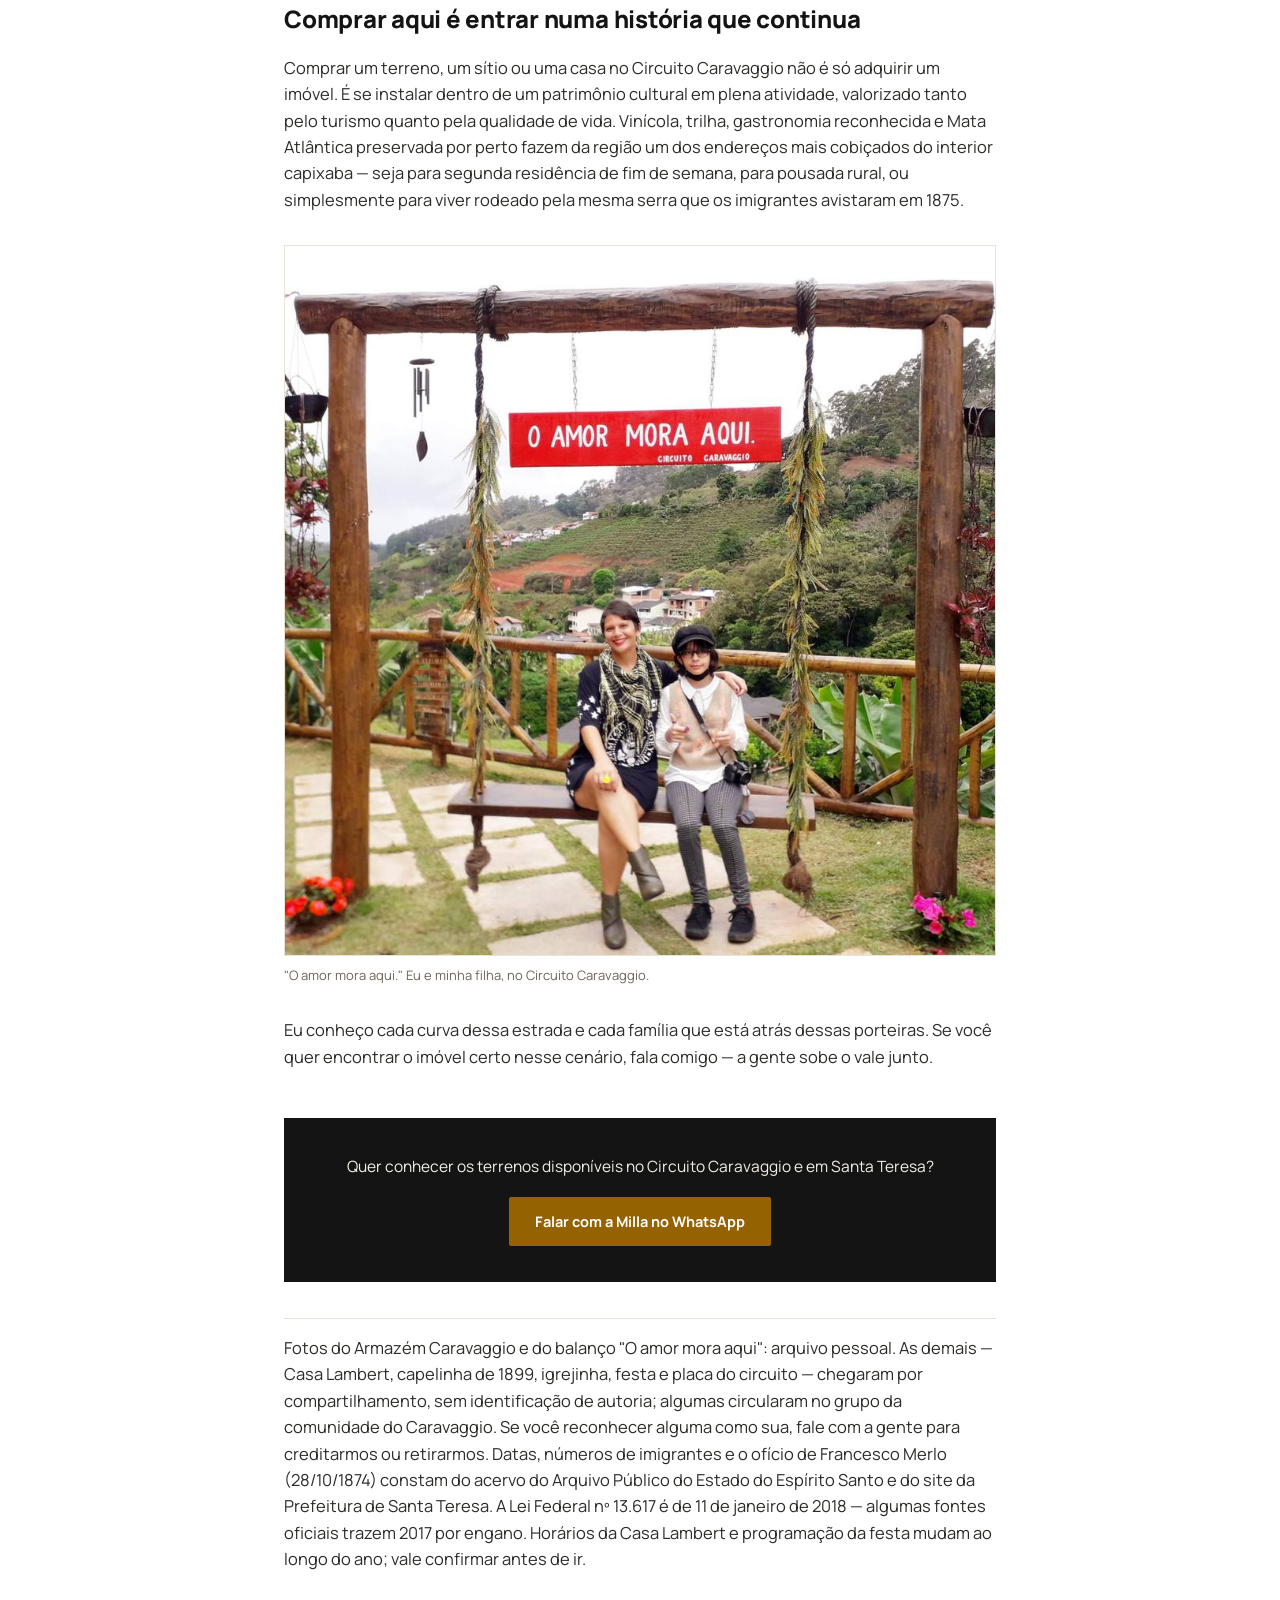
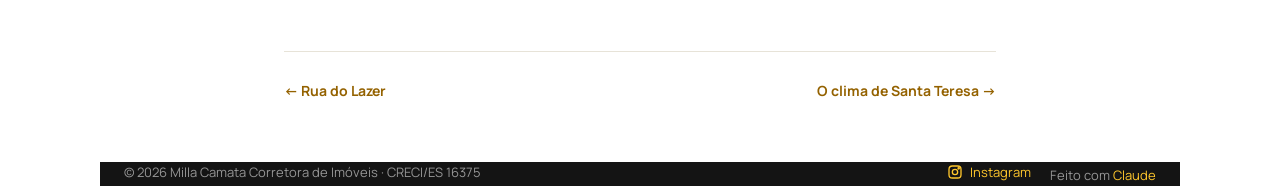
<file: blog/santa-teresa-e-o-caravaggio.html>
<!DOCTYPE html>
<html lang="pt-BR">
<head>
<!-- Google tag (gtag.js) -->
<script async src="https://www.googletagmanager.com/gtag/js?id=AW-18382453338"></script>
<script>
  window.dataLayer = window.dataLayer || [];
  function gtag(){dataLayer.push(arguments);}
  gtag('js', new Date());
  gtag('config', 'AW-18382453338');
  gtag('config', 'G-2QS3R63SDG');
</script>
<!-- Event snippet for Contato conversion page -->
<script>
function gtag_report_conversion(url) {
  var callback = function () {
    if (typeof(url) != 'undefined') {
      window.location = url;
    }
  };
  gtag('event', 'conversion', {
      'send_to': 'AW-18382453338/ITEOCLPhrt8cENr0t71E',
      'value': 1.0,
      'currency': 'BRL',
      'event_callback': callback
  });
  return false;
}
</script>
<!-- Microsoft Clarity -->
<script type="text/javascript">
    (function(c,l,a,r,i,t,y){
        c[a]=c[a]||function(){(c[a].q=c[a].q||[]).push(arguments)};
        t=l.createElement(r);t.async=1;t.src="https://www.clarity.ms/tag/"+i;
        y=l.getElementsByTagName(r)[0];y.parentNode.insertBefore(t,y);
    })(window, document, "clarity", "script", "y0h1s08zjz");
</script>
<meta charset="UTF-8">
<meta name="viewport" content="width=device-width, initial-scale=1.0">
<title>Santa Teresa e o Caravaggio: viver onde nasceu a Itália no Brasil | Caderno de Campo</title>
<meta name="description" content="Do navio La Sofia em 1874 à Casa Lambert, da capelinha de 1899 à Igrejinha de 1912: como a primeira cidade italiana do Brasil virou o Circuito Caravaggio — e o que isso significa para quem quer morar ou investir aqui.">
<link rel="canonical" href="https://millacamata.com.br/blog/santa-teresa-e-o-caravaggio.html">
<meta property="og:type" content="article">
<meta property="og:title" content="Santa Teresa e o Caravaggio: viver onde nasceu a Itália no Brasil">
<meta property="og:description" content="Do navio La Sofia à Igrejinha de 1912: a história que transformou um vale de mata na rota turística mais desejada da serra capixaba.">
<meta property="og:url" content="https://millacamata.com.br/blog/santa-teresa-e-o-caravaggio.html">
<meta property="og:image" content="https://millacamata.com.br/blog/img/og-santa-teresa-caravaggio.jpg">
<meta property="og:locale" content="pt_BR">
<link rel="icon" href="../favicon.ico">
<link rel="preconnect" href="https://fonts.googleapis.com">
<link rel="preconnect" href="https://fonts.gstatic.com" crossorigin>
<link href="https://fonts.googleapis.com/css2?family=Manrope:wght@400;500;600;700;800&display=swap" rel="stylesheet">
<link rel="stylesheet" href="style.css">
<script type="application/ld+json">
{
  "@context": "https://schema.org",
  "@type": "Article",
  "headline": "Santa Teresa e o Caravaggio: viver onde nasceu a Itália no Brasil",
  "datePublished": "2026-08-22",
  "dateModified": "2026-08-22",
  "image": "https://millacamata.com.br/blog/img/og-santa-teresa-caravaggio.jpg",
  "author": { "@type": "Person", "name": "Milla Camata" },
  "publisher": { "@type": "Organization", "name": "Milla Camata Corretora de Imóveis" },
  "mainEntityOfPage": "https://millacamata.com.br/blog/santa-teresa-e-o-caravaggio.html"
}
</script>
</head>
<body>

<header>
  <nav class="wrap">
    <a href="../index.html" class="brand">Milla Camata <span>corretora de imóveis</span></a>
    <div class="navlinks">
      <a href="../index.html#sobre">Sobre</a>
      <a href="../index.html#terrenos">Terrenos</a>
      <a href="../turismo/index.html">Turismo</a>
      <a href="index.html" style="color:var(--gold);">Caderno de Campo</a>
      <a href="https://www.instagram.com/millacamata_artistaecorretora/" target="_blank" rel="noopener" class="ig-link nav-ig">
        <svg viewBox="0 0 24 24" fill="none" stroke="currentColor" stroke-width="2"><rect x="3" y="3" width="18" height="18" rx="5"/><circle cx="12" cy="12" r="4"/><circle cx="17.5" cy="6.5" r="1"/></svg>
        Instagram
      </a>
      <a href="https://wa.me/5527996092266?text=Ol%C3%A1%20Milla%2C%20li%20o%20artigo%20sobre%20Santa%20Teresa%20e%20o%20Caravaggio%20e%20quero%20conhecer%20os%20im%C3%B3veis%20da%20regi%C3%A3o." class="nav-cta" target="_blank" rel="noopener" onclick="gtag_report_conversion();">Falar no WhatsApp</a>
    </div>
  </nav>
</header>

<div class="wrap-narrow">
  <article class="post">
    <p class="post-meta"><a href="index.html" style="color:var(--teal);font-weight:700;">← Caderno de Campo</a> · 22 de agosto de 2026 · História e Região</p>
    <h1>Santa Teresa e o Caravaggio: viver onde nasceu a Itália no Brasil</h1>
    <p class="lede">Tem lugar onde a história fica guardada em museu. E tem lugar onde ela está na receita que ainda se repete no almoço de domingo, no sotaque cantado dos mais velhos, no vinho que sai da parreira do quintal e numa montanha que não mudou desde que os primeiros imigrantes olharam para ela, há 150 anos. Santa Teresa é do segundo tipo. E o Caravaggio é o pedaço mais autêntico dessa história — que hoje é também um dos endereços mais procurados de quem quer morar ou investir aqui.</p>

    <h2>1874: o navio que mudou o Espírito Santo</h2>
    <p>Em 17 de fevereiro de 1874, o veleiro <em>La Sofia</em> atracou no porto de Vitória com 388 imigrantes italianos, contratados pelo trentino Pietro Tabacchi. Nada saiu como o combinado: faltava terra preparada, faltava a estrutura prometida, e deu revolta. Parte dos colonos seguiu para o Sul do país. Outra parte aceitou a proposta do governo da província e foi direcionada ao Núcleo de Timbuhy, na Colônia Imperial de Santa Leopoldina — o território que viraria Santa Teresa.</p>

    <p>No ano seguinte, em 31 de maio de 1875, o navio <em>Rivadavia</em> trouxe mais 150 famílias, das quais 60 seguiram para esse mesmo núcleo. Em 26 de junho de 1875 houve o sorteio dos lotes, e é essa data que a cidade celebra até hoje como o marco de fundação.</p>

    <p>Repara numa coisa: essas famílias não escolheram Santa Teresa. Foram mandadas para cá. O que elas escolheram foi ficar.</p>

    <h2>A primeira cidade italiana do Brasil</h2>
    <p>No Arquivo Público do Estado do Espírito Santo há centenas de documentos sobre a chegada dessas famílias. Um deles é um ofício de 28 de outubro de 1874, em que o colono Francesco Merlo pede ao Presidente da Província o ressarcimento de 122 florins que gastou com a passagem da Itália e nunca recebeu de volta. É um papel de cobrança, prosaico — e é justamente ele que prova a presença organizada de italianos aqui antes de qualquer outro registro equivalente no país.</p>

    <p>Foi com base nesse acervo que a Lei Federal nº 13.617, de 11 de janeiro de 2018, reconheceu oficialmente Santa Teresa como pioneira da imigração italiana no Brasil.</p>

<h2>Por que tanta gente atravessou o Atlântico</h2>
    <p>A Itália tinha acabado de se unificar, em 1861, mas unificação política não encheu barriga de ninguém. No norte — no Vêneto e no Trentino, de onde veio boa parte dos nossos colonos — havia campo demais dividido em pedaços pequenos demais, colheita ruim e uma indústria ainda incipiente, incapaz de absorver quem sobrava da roça. Resultado: uma multidão de camponeses sem terra, sem trabalho e sem perspectiva.</p>

    <p>Do lado de cá, o Brasil vivia o contrário: terra sobrando e um governo querendo substituir a mão de obra escravizada por trabalhador livre e ocupar regiões vazias. Excedente de gente lá, demanda por gente aqui. Foi essa conta que colocou transatlântico saindo de Gênova em rotina, década após década.</p>

    <p>As famílias que chegaram a Santa Teresa foram o primeiro capítulo dessa história. Pioneiras não só na chegada, mas em transformar floresta em lavoura e em adaptar tradição europeia a um clima que elas não conheciam.</p>

    <h2>Por que ficaram: um clima que lembrava casa</h2>
    <p>A sede do município está a 675 metros de altitude, a maior do Espírito Santo, e a média anual fica em torno de 16 °C. Inverno seco e ameno, com mínimas por volta de 12 °C; verão úmido que raramente passa dos 29 °C. Nada parecido com o calor do litoral, que está a menos de 80 km daqui, e muito mais parecido com os vales de montanha que aquelas famílias tinham deixado para trás.</p>

    <p>Para quem vinha de gerações de roça, isso queria dizer uma coisa bem prática: o que eles sabiam plantar tinha chance de pegar. A videira veio na bagagem e encontrou altitude, noite fria e boa drenagem nas encostas. A maior produção de vinho do estado começou exatamente assim — como vinho de mesa de família, não como negócio. Depois vieram a terra fértil de Mata Atlântica, a água das nascentes de serra e o café, que deu à colônia a renda para comprar a própria terra.</p>

    <p>O resto foi a paisagem: o relevo íngreme, a neblina que desce no fim da tarde, as parreiras em terraço. Quem chegava reconhecia ali, com outras árvores e outro céu, alguma coisa da terra de origem.</p>

    <h2>A Casa Lambert: como se morava no começo de tudo</h2>
    <p>Não existia loja de material de construção, cimento nem estrada decente. Existia mata, argila e a memória de como se construía no Trentino. As primeiras casas daqui nasceram disso: pau a pique — também chamado de taipa, tabique ou estuque —, uma trama de madeira preenchida com barro, feita com o que a terra dava e com o trabalho da família inteira. Casas simples, de poucos cômodos, organizadas em volta da cozinha, que era sala, aquecedor e ponto de encontro depois de um dia de roça.</p>

    <figure>
      <img src="img/casa-lambert.jpg" alt="Fachada da Casa Lambert, construção de 1875 em pau a pique com madeira externa em posição transversal" width="615" height="378" loading="lazy">
      <figcaption>A Casa Lambert, de 1875, no bairro São Lourenço: repare na madeira externa instalada de través, o detalhe que manteve a casa de pé por um século e meio.</figcaption>
    </figure>

    <p>A Casa Lambert, de 1875, no bairro São Lourenço, é o exemplar mais bem preservado dessa arquitetura — e o mais revelador. Foi construída pelos irmãos trentinos Antônio e Virgílio Lambert, e tem um detalhe que quem visita não esquece: a madeira externa foi instalada de propósito em posição transversal, para a água da chuva escorrer sem encharcar o barro.</p>

    <p>Isso não foi sorte. Antônio era pintor e escultor formado pela Academia de Belas Artes de Veneza, e Virgílio tinha experiência em manutenção de navios — alguém que sabia, por ofício, como impedir que a água entrasse onde não devia. Dois irmãos que trouxeram na cabeça um conhecimento que nenhum material dali podia comprar.</p>

    <p>E tem uma coisa que diferencia a Casa Lambert de tanto museu por aí: ela nunca foi feita para ser visitada. Foi feita para se morar, e abrigou três gerações da mesma família. Foi tombada como Patrimônio Histórico Estadual em 1985 e mesmo assim seguiu servindo de moradia aos herdeiros até 2007. Só depois foi restaurada, em 2010, e aberta ao público em 2011 como Casa de Memória. No térreo está a cozinha, com objetos dos próprios moradores. No quintal, a oficina onde os irmãos faziam esculturas e peças de uso diário — espaço que um neto herdou e usou até os anos 1990.</p>

    <p>O ingresso é simbólico, e vale confirmar o horário antes de ir, porque muda ao longo do ano. Mas o motivo da visita não é o preço. É sair de lá olhando as construções antigas de Santa Teresa de outro jeito, entendendo que cada uma guarda uma solução inventada na hora por gente que não tinha manual — só necessidade e conhecimento herdado.</p>

    <h2>Da capelinha de 1899 à igrejinha de 1912: uma geração de distância</h2>
    <p>Em frente à Casa Lambert está a Capela de Nossa Senhora da Conceição, de 1899. Dentro dela há uma imagem da santa entalhada em madeira por Antônio Lambert: uma formação europeia refinada aplicada, décadas depois, à devoção de uma comunidade rural do outro lado do mundo. Na fachada, em letras pretas: <em>Regina sine labe originali concepta, ora pro nobis</em>. Logo abaixo, a tradução que os próprios colonos pintaram — "N. S. da Conceição, orai por nós".</p>

    <figure>
      <img src="img/capela-conceicao.jpg" alt="Fachada branca da Capela de Nossa Senhora da Conceição, de 1899, com inscrições em latim e português e a imagem da santa visível pela porta aberta" width="900" height="1200" loading="lazy">
      <figcaption>A capelinha de 1899, em frente à Casa Lambert. O "ora pro nobis" da fachada é o mesmo que aparece na Igrejinha do Caravaggio, treze anos depois e alguns quilômetros vale acima.</figcaption>
    </figure>

    <p>Guarda essa frase, porque ela vai reaparecer.</p>

    <p>A Casa Lambert fica no bairro São Lourenço. É o mesmo bairro onde, pouco depois, os descendentes daquelas famílias ergueriam a Igrejinha do Caravaggio. Entre a capelinha levantada em frente à casa dos irmãos Lambert, em 1899, e a igrejinha concluída em 1912 no alto do vale, passa uma geração só: os filhos de quem desembarcou do <em>La Sofia</em> e do <em>Rivadavia</em>, agora com lote pago, parreira produzindo e fôlego para construir não mais apenas o necessário, mas o que era símbolo.</p>

    <p>O caminho que essas famílias abriram na mata para chegar às roças, à capela e às casas umas das outras é, hoje, a estrada que sobe o vale. Os mesmos 14 quilômetros que o mundo passou a chamar de Circuito Caravaggio.</p>

    <h2>A Igrejinha do Caravaggio: a fé que deu nome ao circuito</h2>
    <p>Antes de existir roteiro turístico, mapa ou placa de sinalização, existia a igrejinha. Erguida pelos primeiros imigrantes a partir do fim do século XIX e concluída em 1912, foi dedicada a Nossa Senhora do Caravaggio — devoção que as famílias trouxeram do norte da Itália, nascida da aparição atribuída a 26 de maio de 1432 à camponesa Joaneta, na vila de Caravaggio, entre Milão e Veneza.</p>

    <p>A imagem que ocupa o altar veio da Itália com os próprios imigrantes. Atravessou o Atlântico junto com as famílias e está ali até hoje. Foi essa padroeira que batizou o vale, o bairro e, muito depois, o próprio circuito.</p>

    <figure>
      <img src="img/igrejinha-altar.jpg" alt="Interior da Igrejinha do Caravaggio, com altar em azul e branco, orquídeas e a imagem da santa no nicho central" width="900" height="1200" loading="lazy">
      <figcaption>O interior da igrejinha: azul e branco, orquídeas e, no centro, a imagem que veio da Itália.</figcaption>
    </figure>

    <p>E tem um detalhe dessa imagem que quase ninguém sabe, e que eu só descobri conversando com quem cuida da igrejinha hoje: <strong>ela é feita de papel machê.</strong> Papel e cola, moldados à mão. Foi o senhor Vilker Dossi, atual responsável pela igrejinha, quem confirmou.</p>

    <figure>
      <img src="img/igrejinha-imagem-papel-mache.jpg" alt="Detalhe da imagem de Nossa Senhora do Caravaggio em papel machê, mostrando a santa coroada estendendo a mão para a camponesa Joaneta ajoelhada" width="900" height="1200" loading="lazy">
      <figcaption>A imagem em papel machê, retratando a aparição a Joaneta. Atravessou o Atlântico num porão de navio e está de pé há mais de um século.</figcaption>
    </figure>

    <p>Para o tamanho do trajeto, é quase inacreditável. Um objeto de papel, embarcado num porão de navio a vela, sacudido por semanas de Atlântico, carregado depois por estrada de terra serra acima — e inteiro até hoje, mais de um século depois. Quem trouxe teve um cuidado que a gente só entende quando percebe o que aquela imagem significava para aquelas famílias: era o pedaço de casa que caberia na bagagem.</p>

    <figure>
      <img src="img/igrejinha-anoitecer.jpg" alt="Igrejinha do Caravaggio, capela branca com detalhes azuis e a inscrição de 1912, fotografada ao anoitecer no alto do vale" width="900" height="1200" loading="lazy">
      <figcaption>Na fachada: "Igreja de Nossa Senhora do Caravaggio — ora pro nobis — 1912". A mesma oração da capelinha da Casa Lambert, treze anos depois, no ponto mais alto do vale.</figcaption>
    </figure>

    <p>Construída com o dinheiro e as mãos de quem morava ali, a capela guarda até hoje uma placa junto à entrada com os nomes das famílias que a levantaram — um registro de quem transformou mata em lavoura e lavoura em comunidade. Simples por fora, branca com detalhes em azul, ocupa um dos pontos mais altos do vale. A vista que se abre da porta é a mesma que atrai os praticantes de voo livre logo ao lado.</p>

    <p>Ela já foi restaurada mais de uma vez, sempre com apoio dos próprios moradores. E segue viva: no fim de maio, na festa de Nossa Senhora do Caravaggio, a comunidade se reúne ali como faz há mais de um século.</p>

    <figure>
      <img src="img/festa-caravaggio.jpg" alt="Missa ao ar livre na festa de Nossa Senhora do Caravaggio, com o vale cheio de fiéis em frente à igrejinha" width="900" height="675" loading="lazy">
      <figcaption>A festa no fim de maio. O vale enche, e boa parte de quem está ali ainda carrega os mesmos sobrenomes que estão na placa da entrada.</figcaption>
    </figure>

    <p>E aqui eu preciso confessar uma coisa: esse lugar não é só trabalho para mim. Tenho um imóvel meu no Caravaggio — subo essa estrada como moradora, não só como corretora. E me casei no dia de Nossa Senhora do Caravaggio, a mesma data da aparição a Joaneta, em 1432, que virou a festa que enche esse vale todo fim de maio.</p>

    <p>Não foi coincidência planejada. Foi só a data que deu — e hoje eu acho que combinou demais.</p>

    <h2>Circuito Caravaggio: onde a história virou paisagem</h2>
    <p>Se Santa Teresa é a raiz, o Circuito Caravaggio é onde essa raiz floresce em experiência. São aproximadamente 14 km — reconhecidos como rota turística estadual em 2024 — reunindo mais de 20 empreendimentos entre vinícolas, cafés rurais, cervejarias, restaurantes e pousadas, cercados de trilha e de paisagem.</p>

    <figure>
      <img src="img/caminhos-caravaggio.jpg" alt="Placa marrom de sinalização turística com os dizeres Caminhos do Caravaggio, cercada de arranjos de flores na beira da estrada" width="900" height="1200" loading="lazy">
      <figcaption>A sinalização é recente; o caminho, não. A estrada que ela indica é a mesma que as famílias abriram na mata para chegar às roças.</figcaption>
    </figure>

    <p>É lá que fica a Rampa de Voo Livre do Caravaggio, com uma das vistas mais bonitas da serra capixaba, e a própria igrejinha, ponto de referência do São Lourenço. A região junta duas coisas que raramente andam juntas: a tranquilidade do campo, com estrada simples e ar de montanha, e uma infraestrutura turística que só cresce — vinícolas históricas como Romanha, Matiello e Tomazelli, cervejarias como a 3 Santas, e um fluxo constante de visitante atrás de turismo rural.</p>

    <p>As parreiras que aquelas famílias plantaram para ter vinho na mesa viraram vinícolas centenárias. A cozinha que era o centro da casa virou restaurante e café colonial. A devoção que atravessou o oceano dentro de uma mala virou festa que enche o vale. Nada ali foi inventado para o turismo: o turismo chegou depois, atrás de uma paisagem que já existia.</p>

    <figure>
      <img src="img/armazem-caravaggio.jpg" alt="Milla Camata ao lado da placa colorida de boas-vindas do Armazém Caravaggio, com a fachada amarela do estabelecimento ao fundo" width="900" height="1200" loading="lazy">
      <figcaption>No Armazém Caravaggio. A placa manda respirar fundo e deixar as preocupações de lado — e, de tanto subir essa estrada, eu já obedeço no automático.</figcaption>
    </figure>

    <h2>Cerca de 90% da cidade tem sangue italiano</h2>
    <p>É um número que se sente em cada esquina. A arquitetura em pau a pique de construções centenárias convive com cantinas de família que produzem vinho há três, quatro gerações. Santa Teresa é hoje o maior produtor de vinho do Espírito Santo, com cerca de 80% da produção estadual, em variedades como Niágara Rosada, Isabel, Moscatel e Cabernet Sauvignon.</p>

    <p>A cultura também está nas festas — como a Festa do Imigrante Italiano, promovida pelo Circolo Trentino di Santa Teresa — e na gastronomia, com cafés coloniais, cervejarias artesanais e restaurantes que servem receita passada de nonna para nonna.</p>

    <h2>Comprar aqui é entrar numa história que continua</h2>
    <p>Comprar um terreno, um sítio ou uma casa no Circuito Caravaggio não é só adquirir um imóvel. É se instalar dentro de um patrimônio cultural em plena atividade, valorizado tanto pelo turismo quanto pela qualidade de vida. Vinícola, trilha, gastronomia reconhecida e Mata Atlântica preservada por perto fazem da região um dos endereços mais cobiçados do interior capixaba — seja para segunda residência de fim de semana, para pousada rural, ou simplesmente para viver rodeado pela mesma serra que os imigrantes avistaram em 1875.</p>

    <figure>
      <img src="img/amor-mora-aqui.jpg" alt="Milla Camata e a filha sentadas num balanço de madeira sob uma placa vermelha escrita O amor mora aqui - Circuito Caravaggio, com o vale ao fundo" width="900" height="899" loading="lazy">
      <figcaption>"O amor mora aqui." Eu e minha filha, no Circuito Caravaggio.</figcaption>
    </figure>

    <p>Eu conheço cada curva dessa estrada e cada família que está atrás dessas porteiras. Se você quer encontrar o imóvel certo nesse cenário, fala comigo — a gente sobe o vale junto.</p>

    <div class="post-cta">
      <p>Quer conhecer os terrenos disponíveis no Circuito Caravaggio e em Santa Teresa?</p>
      <a class="btn" target="_blank" rel="noopener" href="https://wa.me/5527996092266?text=Ol%C3%A1%20Milla%2C%20li%20o%20artigo%20sobre%20Santa%20Teresa%20e%20o%20Caravaggio%20e%20quero%20conhecer%20os%20im%C3%B3veis%20da%20regi%C3%A3o." onclick="gtag_report_conversion();">Falar com a Milla no WhatsApp</a>
    </div>

    <p class="source-note">Fotos do Armazém Caravaggio e do balanço "O amor mora aqui": arquivo pessoal. As demais — Casa Lambert, capelinha de 1899, igrejinha, festa e placa do circuito — chegaram por compartilhamento, sem identificação de autoria; algumas circularam no grupo da comunidade do Caravaggio. Se você reconhecer alguma como sua, fale com a gente para creditarmos ou retirarmos. Datas, números de imigrantes e o ofício de Francesco Merlo (28/10/1874) constam do acervo do Arquivo Público do Estado do Espírito Santo e do site da Prefeitura de Santa Teresa. A Lei Federal nº 13.617 é de 11 de janeiro de 2018 — algumas fontes oficiais trazem 2017 por engano. Horários da Casa Lambert e programação da festa mudam ao longo do ano; vale confirmar antes de ir.</p>
  </article>

  <div class="post-nav">
    <a href="rua-do-lazer-santa-teresa.html">← Rua do Lazer</a>
    <a href="clima-de-santa-teresa.html">O clima de Santa Teresa →</a>
  </div>
</div>

<footer class="wrap">
  <span>© 2026 Milla Camata Corretora de Imóveis · CRECI/ES 16375</span>
  <span>
    <a class="ig-link" target="_blank" rel="noopener" href="https://www.instagram.com/millacamata_artistaecorretora/" style="margin-right:16px;">
      <svg viewBox="0 0 24 24" fill="none" stroke="currentColor" stroke-width="2"><rect x="3" y="3" width="18" height="18" rx="5"/><circle cx="12" cy="12" r="4"/><circle cx="17.5" cy="6.5" r="1"/></svg>
      Instagram
    </a>
    Feito com <a href="#">Claude</a>
  </span>
</footer>

</body>
</html>
</file>
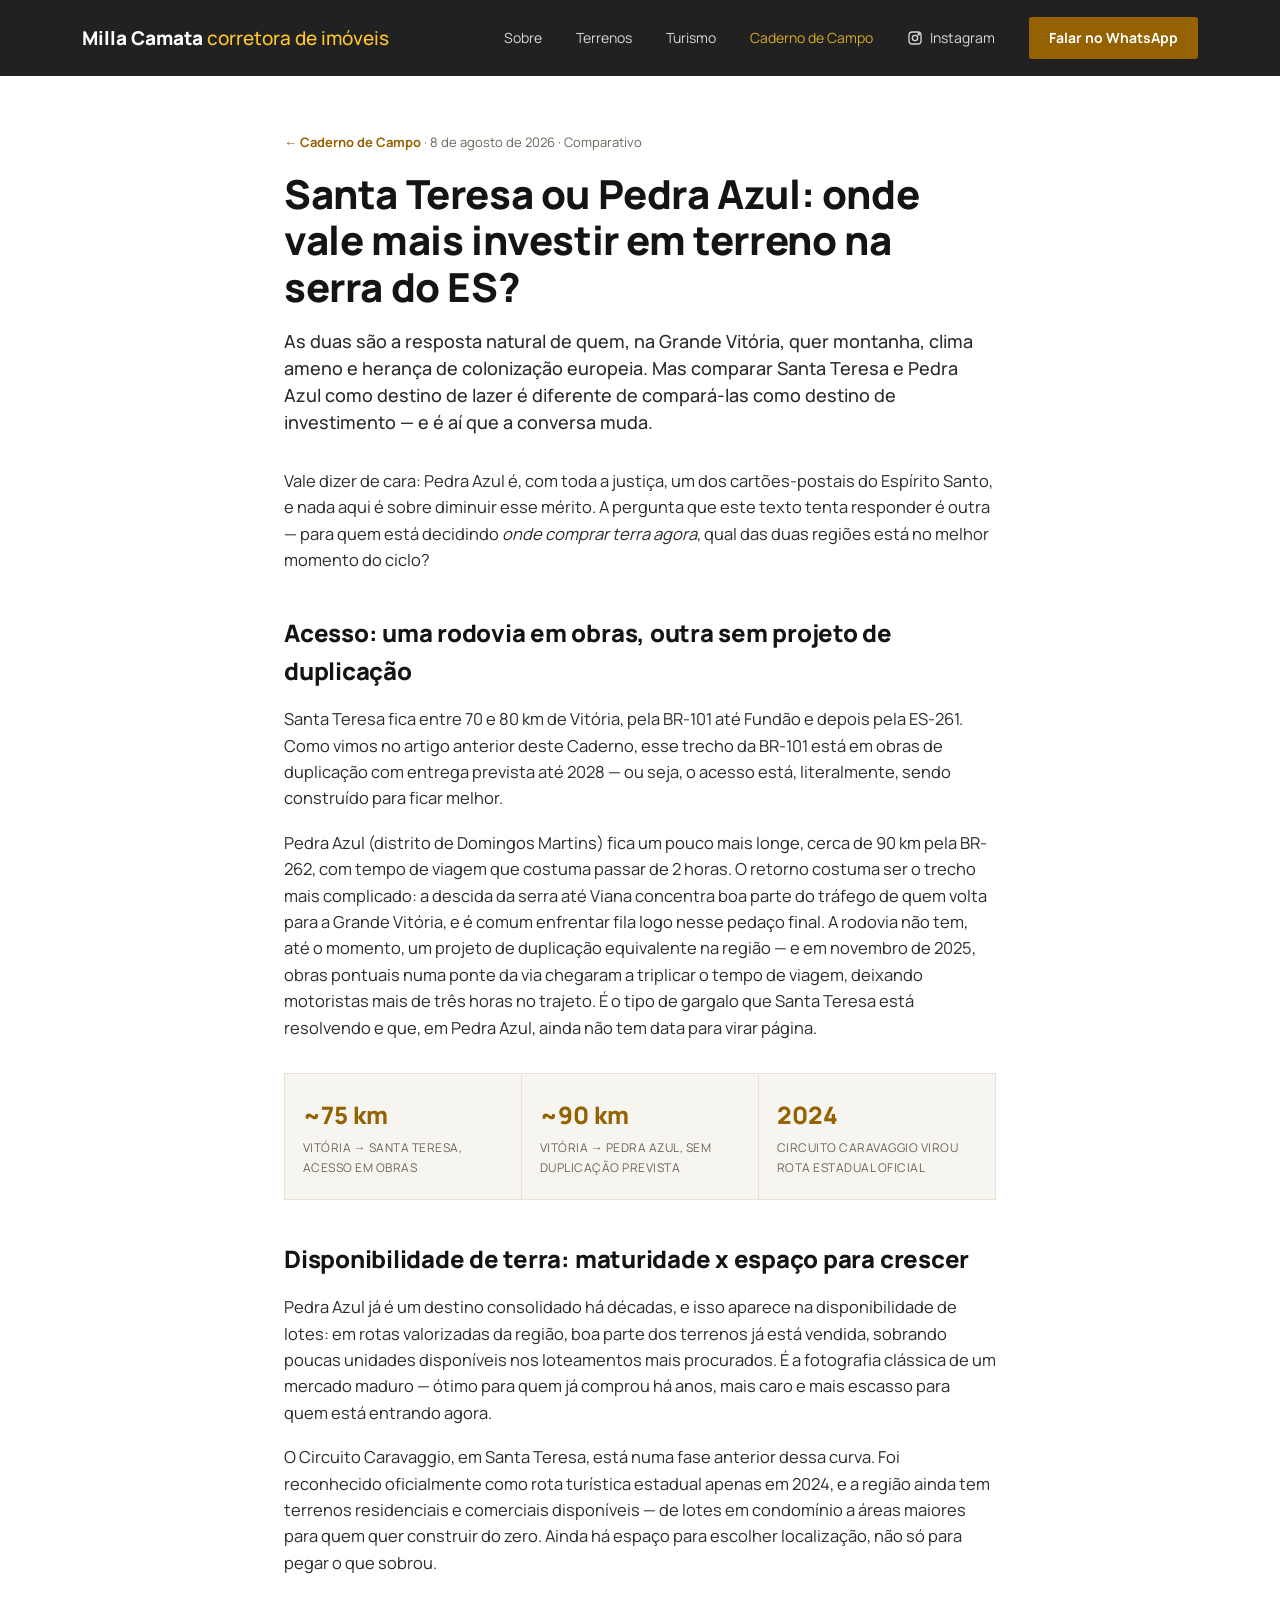
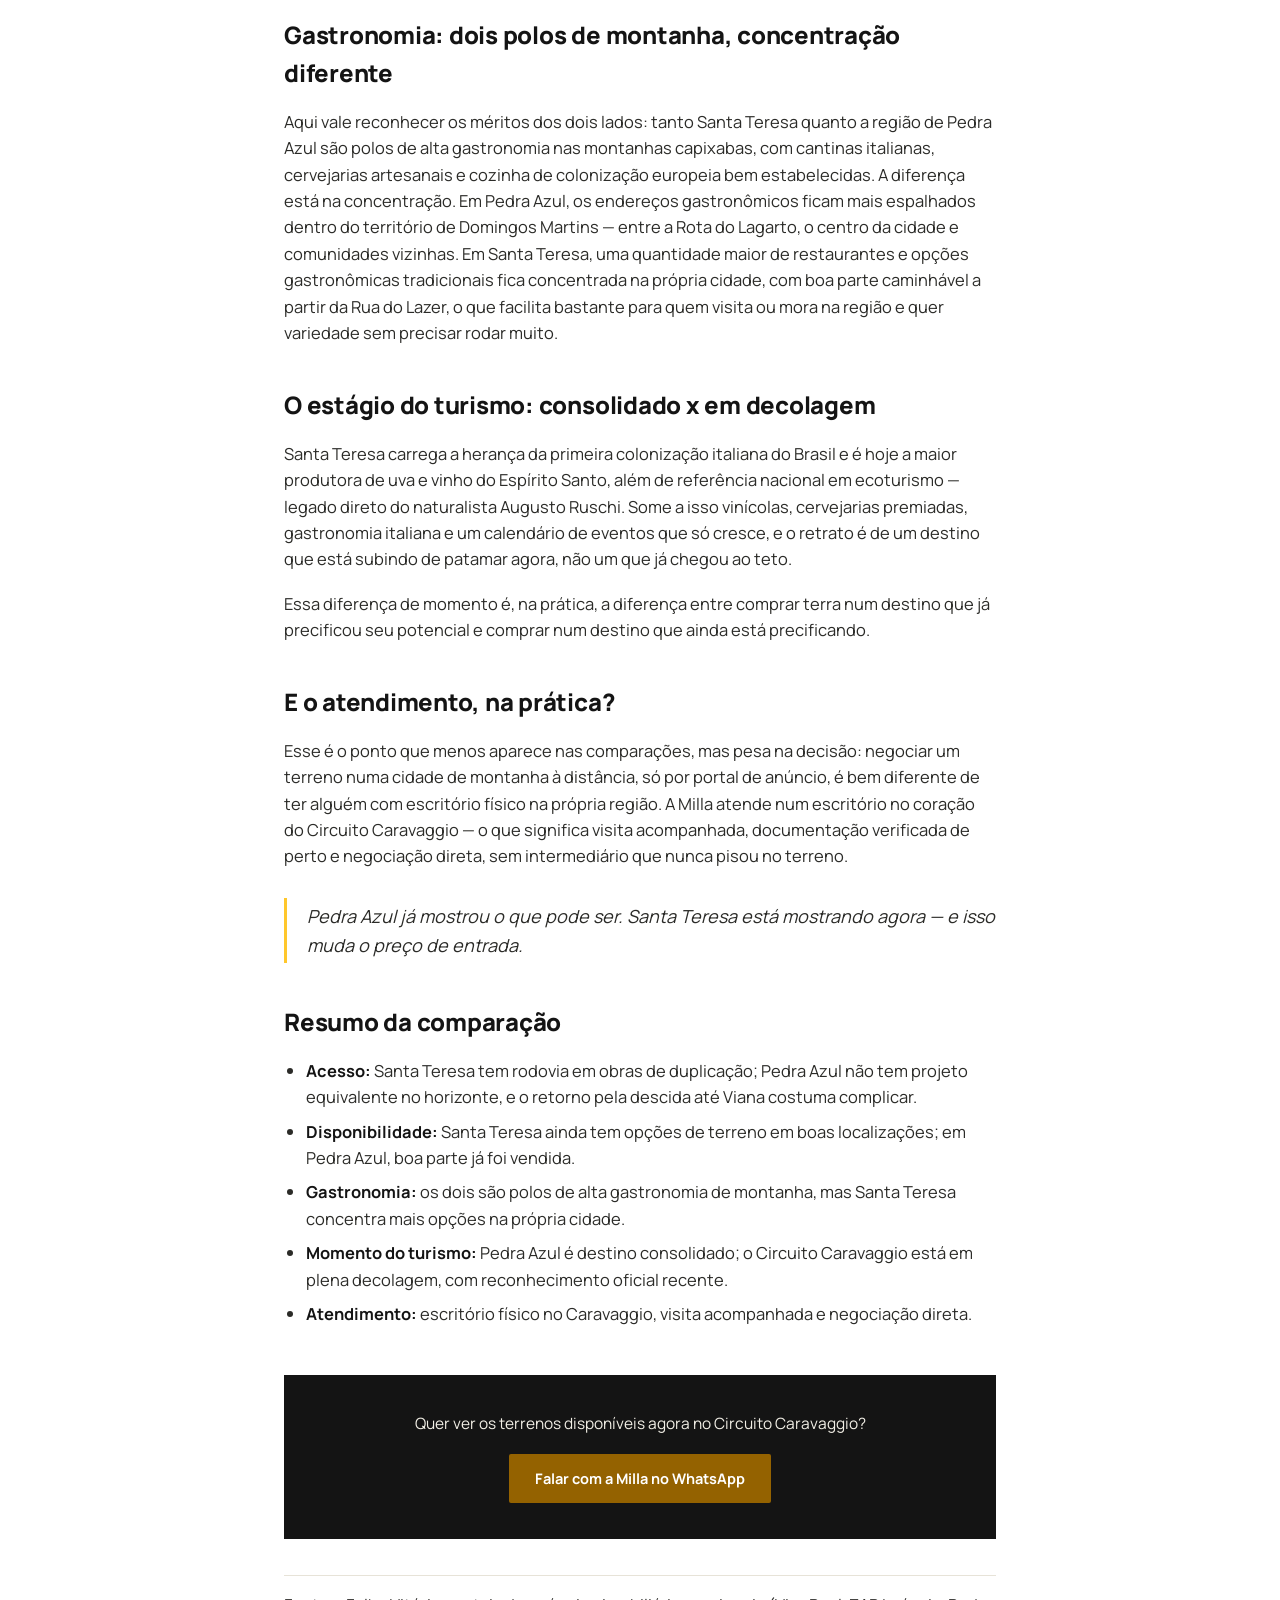
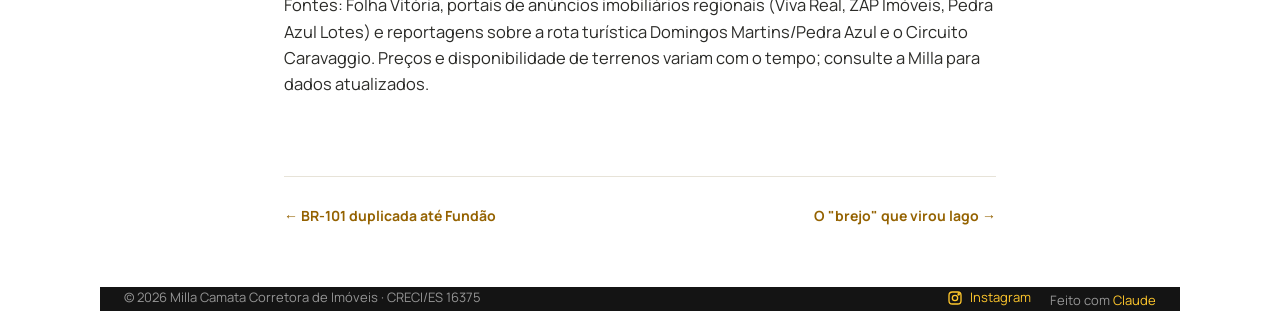
<file: blog/santa-teresa-ou-pedra-azul.html>
<!DOCTYPE html>
<html lang="pt-BR">
<head>
<!-- Google tag (gtag.js) -->
<script async src="https://www.googletagmanager.com/gtag/js?id=AW-18382453338"></script>
<script>
  window.dataLayer = window.dataLayer || [];
  function gtag(){dataLayer.push(arguments);}
  gtag('js', new Date());
  gtag('config', 'AW-18382453338');
  gtag('config', 'G-2QS3R63SDG');
</script>
<!-- Event snippet for Contato conversion page -->
<script>
function gtag_report_conversion(url) {
  var callback = function () {
    if (typeof(url) != 'undefined') {
      window.location = url;
    }
  };
  gtag('event', 'conversion', {
      'send_to': 'AW-18382453338/ITEOCLPhrt8cENr0t71E',
      'value': 1.0,
      'currency': 'BRL',
      'event_callback': callback
  });
  return false;
}
</script>
<!-- Microsoft Clarity -->
<script type="text/javascript">
    (function(c,l,a,r,i){
        c[a]=c[a]||function(){(c[a].q=c[a].q||[]).push(arguments)};
        function carregar(){
            var t=l.createElement(r);t.async=1;t.src="https://www.clarity.ms/tag/"+i;
            var y=l.getElementsByTagName(r)[0];y.parentNode.insertBefore(t,y);
        }
        if(l.readyState==="complete"){carregar();}
        else{c.addEventListener("load",carregar);}
    })(window, document, "clarity", "script", "y0h1s08zjz");
</script>
<meta charset="UTF-8">
<meta name="viewport" content="width=device-width, initial-scale=1.0">
<title>Santa Teresa ou Pedra Azul: onde vale mais investir em terreno na serra do ES? | Caderno de Campo</title>
<meta name="description" content="Santa Teresa e Pedra Azul são as duas vitrines do turismo de montanha no Espírito Santo, mas estão em momentos bem diferentes. Um comparativo honesto sobre acesso, disponibilidade de terra e estágio de cada destino.">
<link rel="canonical" href="https://millacamata.com.br/blog/santa-teresa-ou-pedra-azul.html">
<meta property="og:type" content="article">
<meta property="og:title" content="Santa Teresa ou Pedra Azul: onde vale mais investir em terreno na serra do ES?">
<meta property="og:description" content="Um comparativo honesto sobre acesso, disponibilidade de terra e estágio de cada destino, para quem está decidindo onde comprar na serra capixaba.">
<meta property="og:url" content="https://millacamata.com.br/blog/santa-teresa-ou-pedra-azul.html">
<meta property="og:locale" content="pt_BR">
<link rel="preload" href="/fonts/manrope-latin-wght-normal.woff2" as="font" type="font/woff2" crossorigin>
<link rel="stylesheet" href="style.css">
<script type="application/ld+json">
{
  "@context": "https://schema.org",
  "@type": "Article",
  "headline": "Santa Teresa ou Pedra Azul: onde vale mais investir em terreno na serra do ES?",
  "datePublished": "2026-08-08",
  "dateModified": "2026-08-08",
  "author": { "@type": "Person", "name": "Milla Camata" },
  "publisher": { "@type": "Organization", "name": "Milla Camata Corretora de Imóveis" },
  "mainEntityOfPage": "https://millacamata.com.br/blog/santa-teresa-ou-pedra-azul.html"
}
</script>
</head>
<body>

<header>
  <nav class="wrap">
    <a href="../index.html" class="brand">Milla Camata <span>corretora de imóveis</span></a>
    <div class="navlinks">
      <a href="../index.html#sobre">Sobre</a>
      <a href="../index.html#terrenos">Terrenos</a>
      <a href="../turismo/index.html">Turismo</a>
      <a href="index.html" style="color:var(--gold);">Caderno de Campo</a>
      <a href="https://www.instagram.com/millacamata_artistaecorretora/" target="_blank" rel="noopener" class="ig-link nav-ig">
        <svg viewBox="0 0 24 24" fill="none" stroke="currentColor" stroke-width="2"><rect x="3" y="3" width="18" height="18" rx="5"/><circle cx="12" cy="12" r="4"/><circle cx="17.5" cy="6.5" r="1"/></svg>
        Instagram
      </a>
      <a href="https://wa.me/5527996092266?text=Ol%C3%A1%20Milla%2C%20li%20o%20artigo%20comparando%20Santa%20Teresa%20e%20Pedra%20Azul%20e%20quero%20saber%20mais%20sobre%20os%20terrenos%20dispon%C3%ADveis." class="nav-cta" target="_blank" rel="noopener" onclick="gtag_report_conversion();">Falar no WhatsApp</a>
    </div>
  </nav>
</header>

<div class="wrap-narrow">
  <article class="post">
    <p class="post-meta"><a href="index.html" style="color:var(--teal);font-weight:700;">← Caderno de Campo</a> · 8 de agosto de 2026 · Comparativo</p>
    <h1>Santa Teresa ou Pedra Azul: onde vale mais investir em terreno na serra do ES?</h1>
    <p class="lede">As duas são a resposta natural de quem, na Grande Vitória, quer montanha, clima ameno e herança de colonização europeia. Mas comparar Santa Teresa e Pedra Azul como destino de lazer é diferente de compará-las como destino de investimento — e é aí que a conversa muda.</p>

    <p>Vale dizer de cara: Pedra Azul é, com toda a justiça, um dos cartões-postais do Espírito Santo, e nada aqui é sobre diminuir esse mérito. A pergunta que este texto tenta responder é outra — para quem está decidindo <em>onde comprar terra agora</em>, qual das duas regiões está no melhor momento do ciclo?</p>

    <h2>Acesso: uma rodovia em obras, outra sem projeto de duplicação</h2>
    <p>Santa Teresa fica entre 70 e 80 km de Vitória, pela BR-101 até Fundão e depois pela ES-261. Como vimos no artigo anterior deste Caderno, esse trecho da BR-101 está em obras de duplicação com entrega prevista até 2028 — ou seja, o acesso está, literalmente, sendo construído para ficar melhor.</p>
    <p>Pedra Azul (distrito de Domingos Martins) fica um pouco mais longe, cerca de 90 km pela BR-262, com tempo de viagem que costuma passar de 2 horas. O retorno costuma ser o trecho mais complicado: a descida da serra até Viana concentra boa parte do tráfego de quem volta para a Grande Vitória, e é comum enfrentar fila logo nesse pedaço final. A rodovia não tem, até o momento, um projeto de duplicação equivalente na região — e em novembro de 2025, obras pontuais numa ponte da via chegaram a triplicar o tempo de viagem, deixando motoristas mais de três horas no trajeto. É o tipo de gargalo que Santa Teresa está resolvendo e que, em Pedra Azul, ainda não tem data para virar página.</p>

    <div class="stat-row">
      <div class="stat-box"><div class="n">~75 km</div><div class="t">Vitória → Santa Teresa, acesso em obras</div></div>
      <div class="stat-box"><div class="n">~90 km</div><div class="t">Vitória → Pedra Azul, sem duplicação prevista</div></div>
      <div class="stat-box"><div class="n">2024</div><div class="t">Circuito Caravaggio virou rota estadual oficial</div></div>
    </div>

    <h2>Disponibilidade de terra: maturidade x espaço para crescer</h2>
    <p>Pedra Azul já é um destino consolidado há décadas, e isso aparece na disponibilidade de lotes: em rotas valorizadas da região, boa parte dos terrenos já está vendida, sobrando poucas unidades disponíveis nos loteamentos mais procurados. É a fotografia clássica de um mercado maduro — ótimo para quem já comprou há anos, mais caro e mais escasso para quem está entrando agora.</p>
    <p>O Circuito Caravaggio, em Santa Teresa, está numa fase anterior dessa curva. Foi reconhecido oficialmente como rota turística estadual apenas em 2024, e a região ainda tem terrenos residenciais e comerciais disponíveis — de lotes em condomínio a áreas maiores para quem quer construir do zero. Ainda há espaço para escolher localização, não só para pegar o que sobrou.</p>

    <h2>Gastronomia: dois polos de montanha, concentração diferente</h2>
    <p>Aqui vale reconhecer os méritos dos dois lados: tanto Santa Teresa quanto a região de Pedra Azul são polos de alta gastronomia nas montanhas capixabas, com cantinas italianas, cervejarias artesanais e cozinha de colonização europeia bem estabelecidas. A diferença está na concentração. Em Pedra Azul, os endereços gastronômicos ficam mais espalhados dentro do território de Domingos Martins — entre a Rota do Lagarto, o centro da cidade e comunidades vizinhas. Em Santa Teresa, uma quantidade maior de restaurantes e opções gastronômicas tradicionais fica concentrada na própria cidade, com boa parte caminhável a partir da Rua do Lazer, o que facilita bastante para quem visita ou mora na região e quer variedade sem precisar rodar muito.</p>

    <h2>O estágio do turismo: consolidado x em decolagem</h2>
    <p>Santa Teresa carrega a herança da primeira colonização italiana do Brasil e é hoje a maior produtora de uva e vinho do Espírito Santo, além de referência nacional em ecoturismo — legado direto do naturalista Augusto Ruschi. Some a isso vinícolas, cervejarias premiadas, gastronomia italiana e um calendário de eventos que só cresce, e o retrato é de um destino que está subindo de patamar agora, não um que já chegou ao teto.</p>
    <p>Essa diferença de momento é, na prática, a diferença entre comprar terra num destino que já precificou seu potencial e comprar num destino que ainda está precificando.</p>

    <h2>E o atendimento, na prática?</h2>
    <p>Esse é o ponto que menos aparece nas comparações, mas pesa na decisão: negociar um terreno numa cidade de montanha à distância, só por portal de anúncio, é bem diferente de ter alguém com escritório físico na própria região. A Milla atende num escritório no coração do Circuito Caravaggio — o que significa visita acompanhada, documentação verificada de perto e negociação direta, sem intermediário que nunca pisou no terreno.</p>

    <blockquote>Pedra Azul já mostrou o que pode ser. Santa Teresa está mostrando agora — e isso muda o preço de entrada.</blockquote>

    <h2>Resumo da comparação</h2>
    <ul>
      <li><strong>Acesso:</strong> Santa Teresa tem rodovia em obras de duplicação; Pedra Azul não tem projeto equivalente no horizonte, e o retorno pela descida até Viana costuma complicar.</li>
      <li><strong>Disponibilidade:</strong> Santa Teresa ainda tem opções de terreno em boas localizações; em Pedra Azul, boa parte já foi vendida.</li>
      <li><strong>Gastronomia:</strong> os dois são polos de alta gastronomia de montanha, mas Santa Teresa concentra mais opções na própria cidade.</li>
      <li><strong>Momento do turismo:</strong> Pedra Azul é destino consolidado; o Circuito Caravaggio está em plena decolagem, com reconhecimento oficial recente.</li>
      <li><strong>Atendimento:</strong> escritório físico no Caravaggio, visita acompanhada e negociação direta.</li>
    </ul>

    <div class="post-cta">
      <p>Quer ver os terrenos disponíveis agora no Circuito Caravaggio?</p>
      <a class="btn" target="_blank" rel="noopener" href="https://wa.me/5527996092266?text=Ol%C3%A1%20Milla%2C%20li%20o%20artigo%20comparando%20Santa%20Teresa%20e%20Pedra%20Azul%20e%20quero%20saber%20mais%20sobre%20os%20terrenos%20dispon%C3%ADveis." onclick="gtag_report_conversion();">Falar com a Milla no WhatsApp</a>
    </div>

    <p class="source-note">Fontes: Folha Vitória, portais de anúncios imobiliários regionais (Viva Real, ZAP Imóveis, Pedra Azul Lotes) e reportagens sobre a rota turística Domingos Martins/Pedra Azul e o Circuito Caravaggio. Preços e disponibilidade de terrenos variam com o tempo; consulte a Milla para dados atualizados.</p>
  </article>

  <div class="post-nav">
    <a href="br-101-duplicacao-santa-teresa.html">← BR-101 duplicada até Fundão</a>
    <a href="brejo-virou-lago-potencial-do-terreno.html">O "brejo" que virou lago →</a>
  </div>
</div>

<footer class="wrap">
  <span>© 2026 Milla Camata Corretora de Imóveis · CRECI/ES 16375</span>
  <span>
    <a class="ig-link" target="_blank" rel="noopener" href="https://www.instagram.com/millacamata_artistaecorretora/" style="margin-right:16px;">
      <svg viewBox="0 0 24 24" fill="none" stroke="currentColor" stroke-width="2"><rect x="3" y="3" width="18" height="18" rx="5"/><circle cx="12" cy="12" r="4"/><circle cx="17.5" cy="6.5" r="1"/></svg>
      Instagram
    </a>
    Feito com <a href="#">Claude</a>
  </span>
</footer>

</body>
</html>
</file>
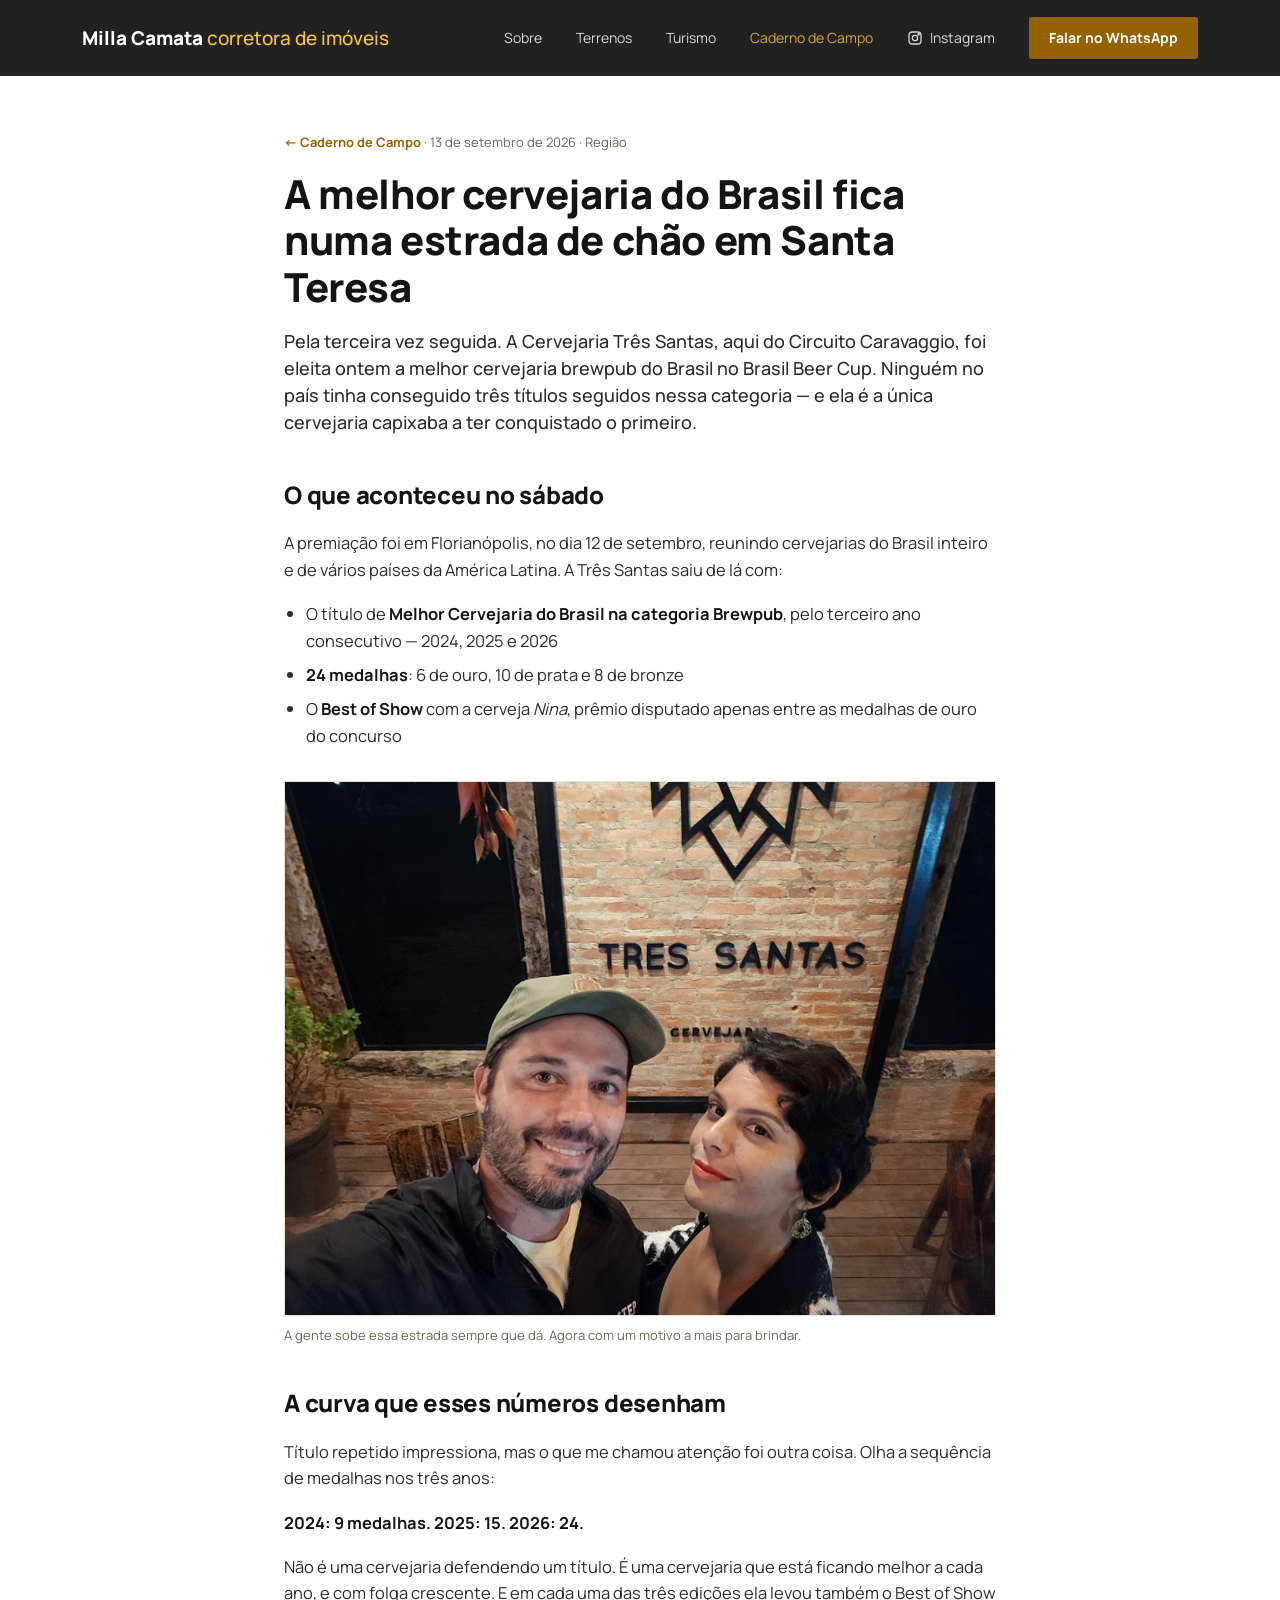
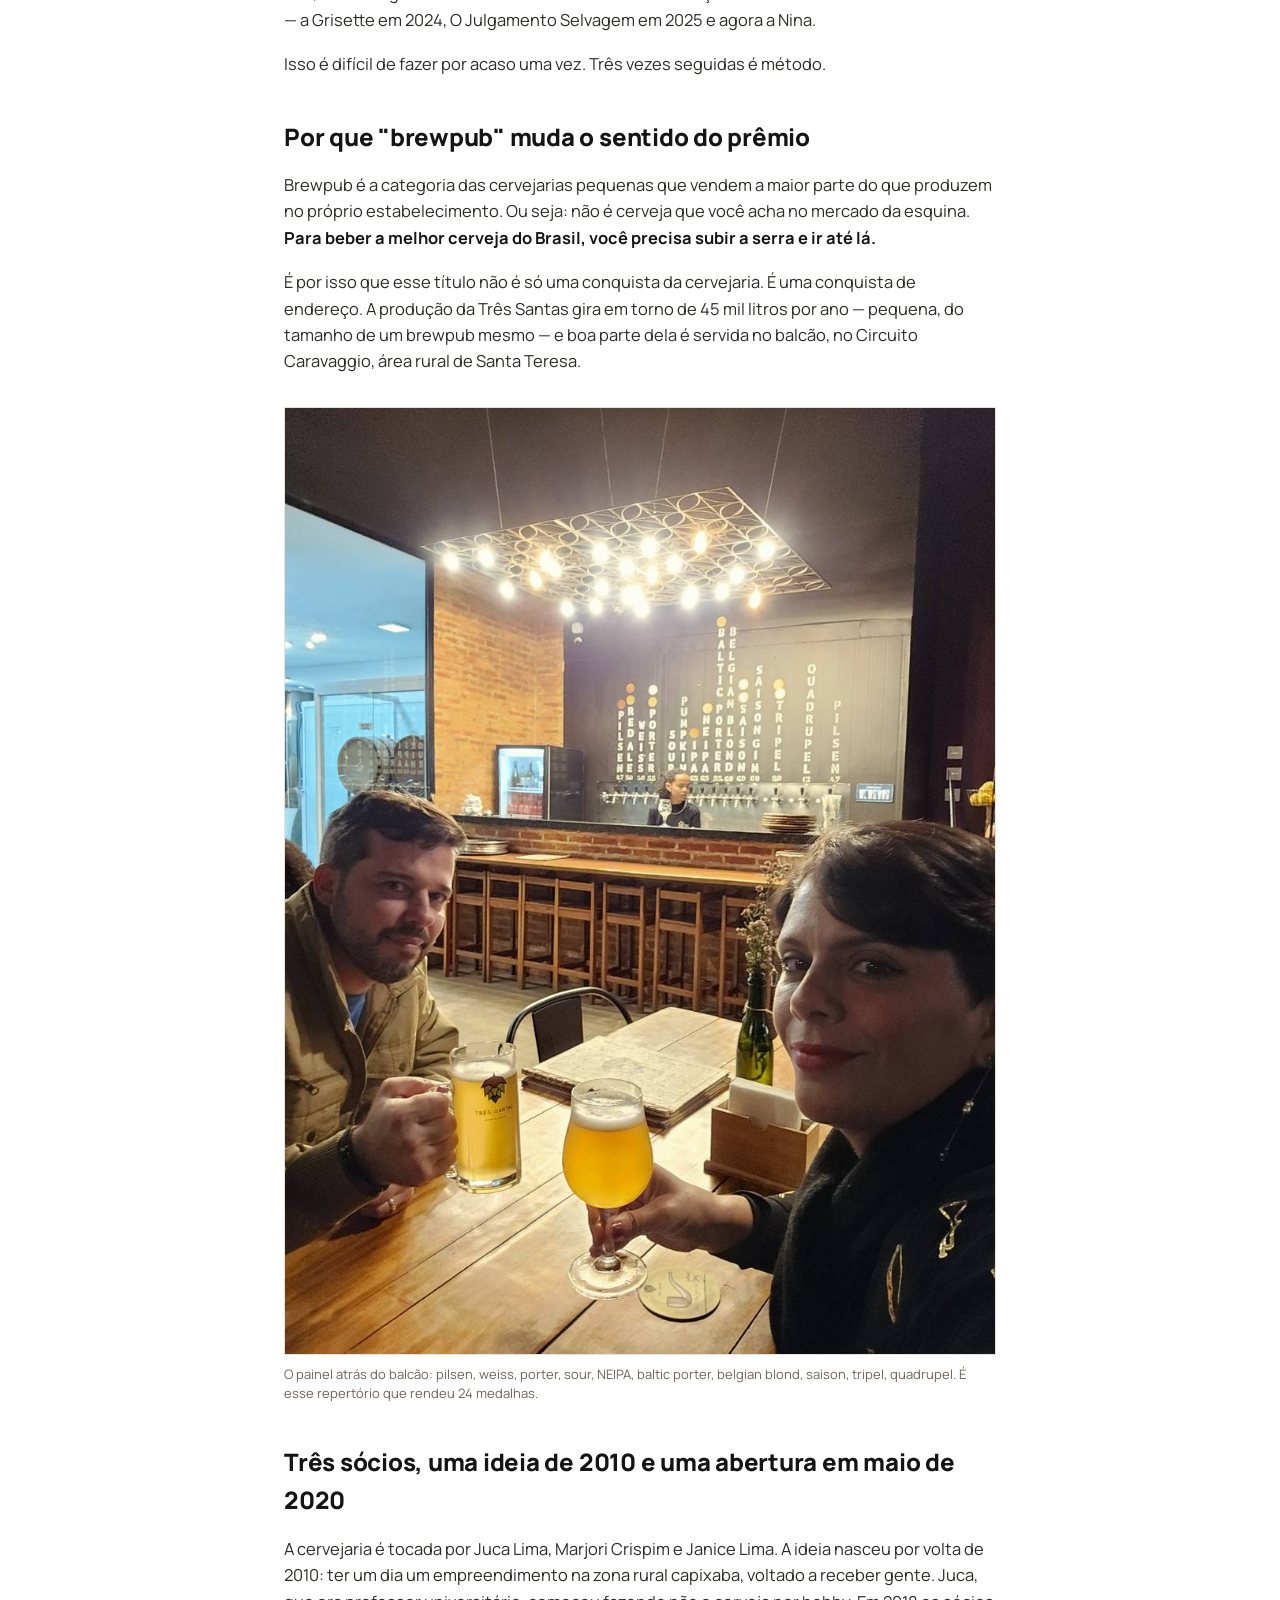
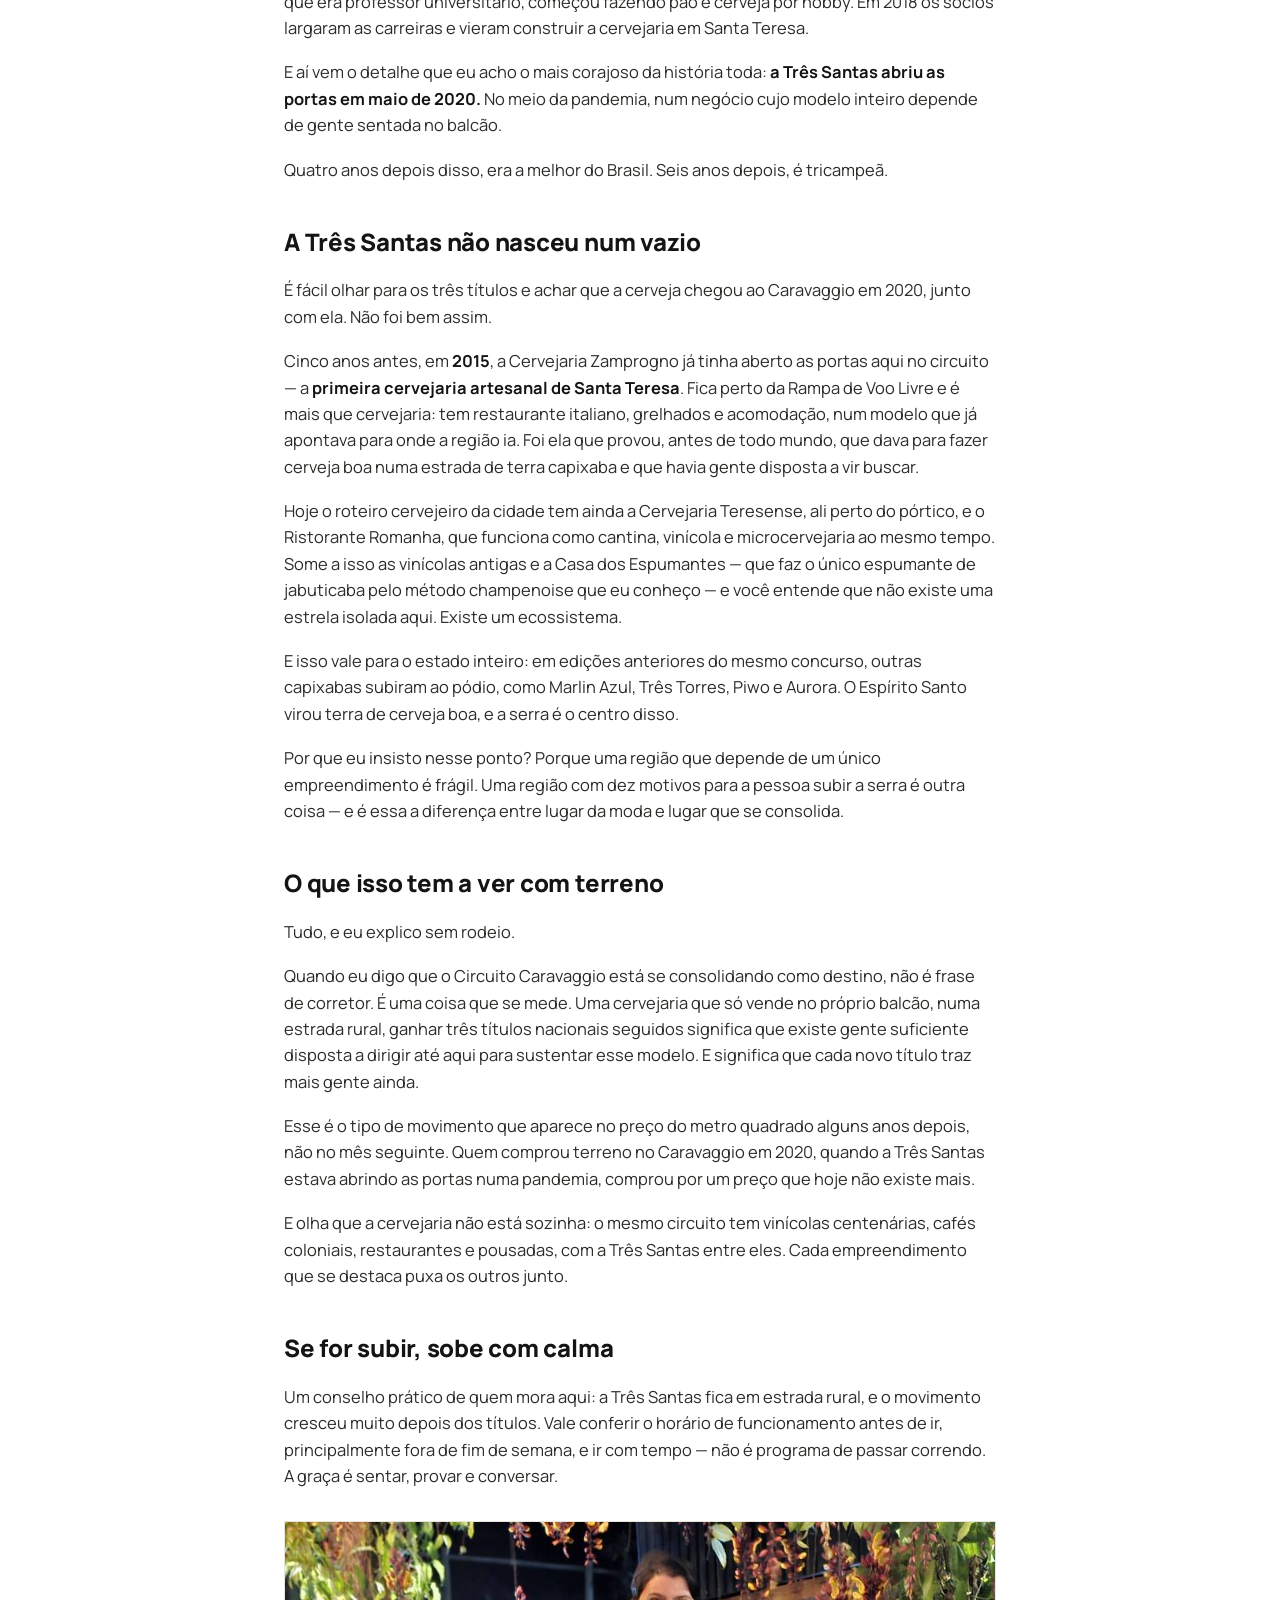
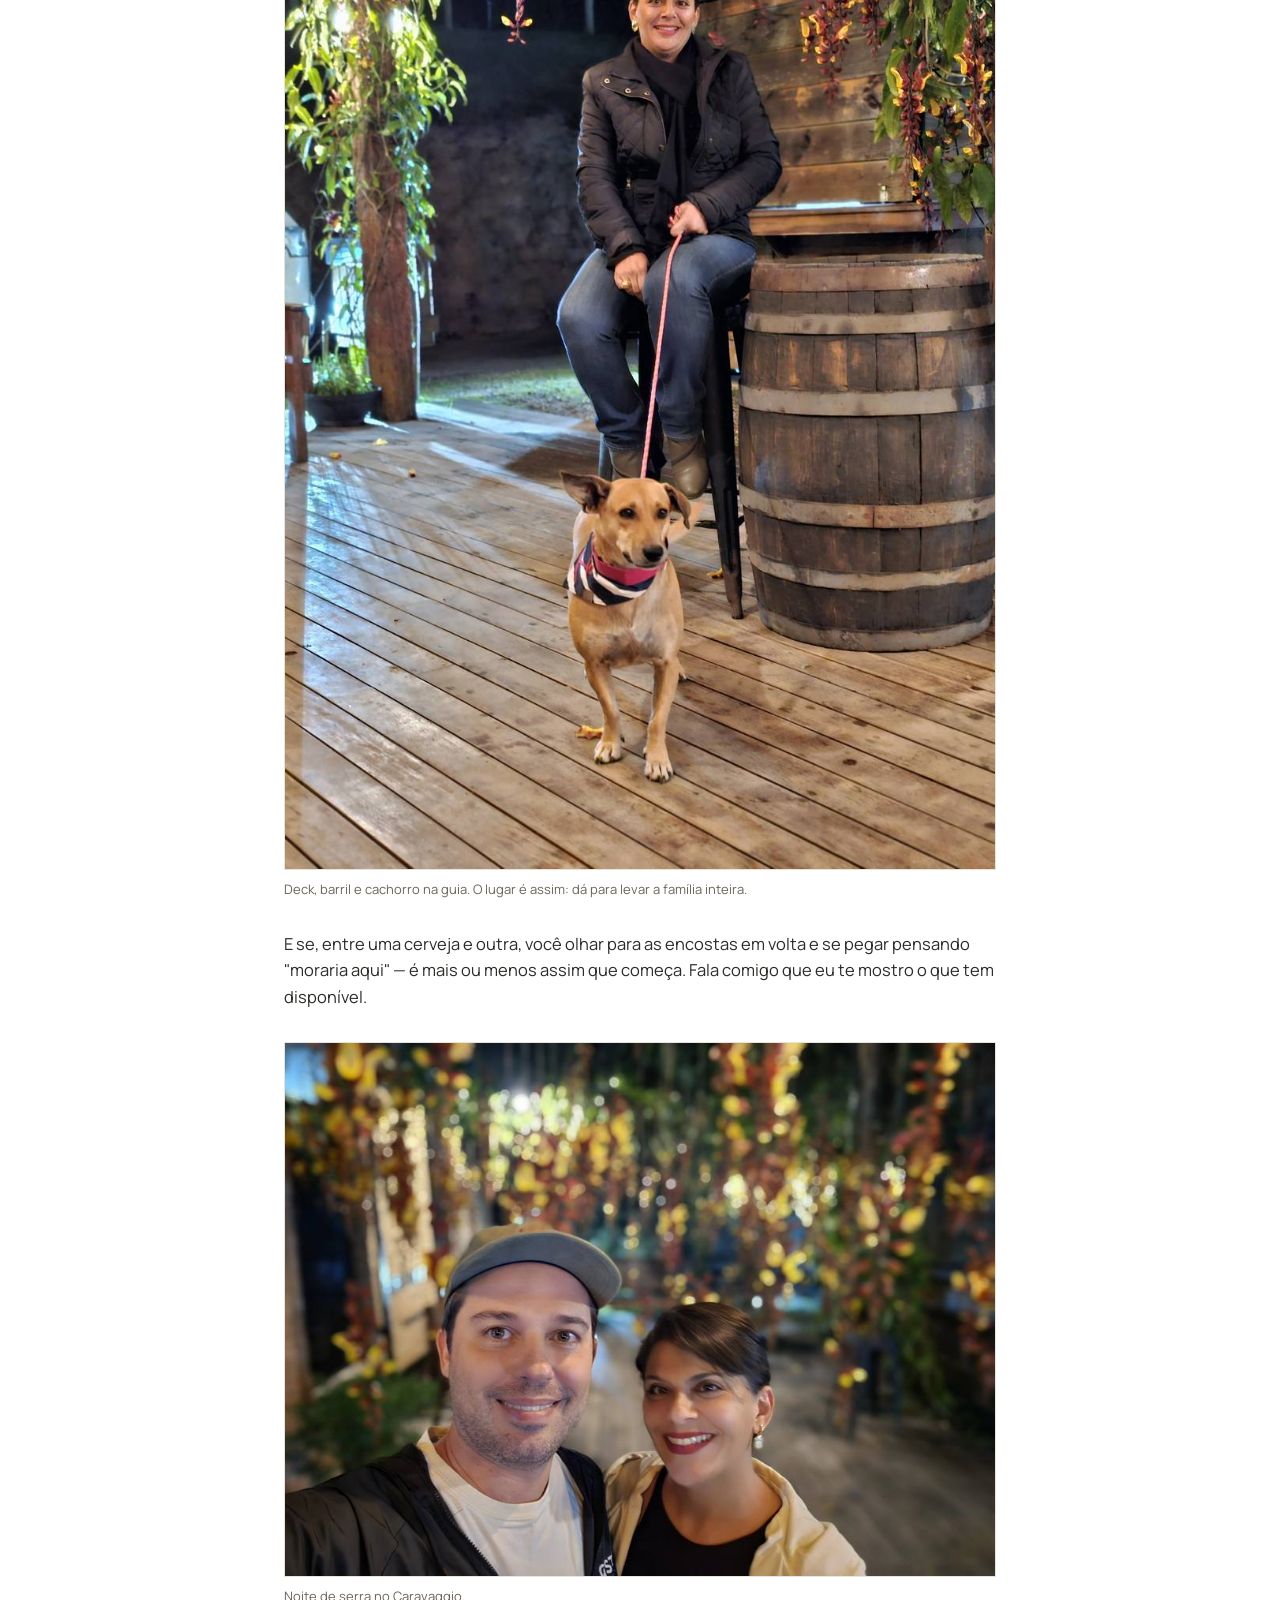
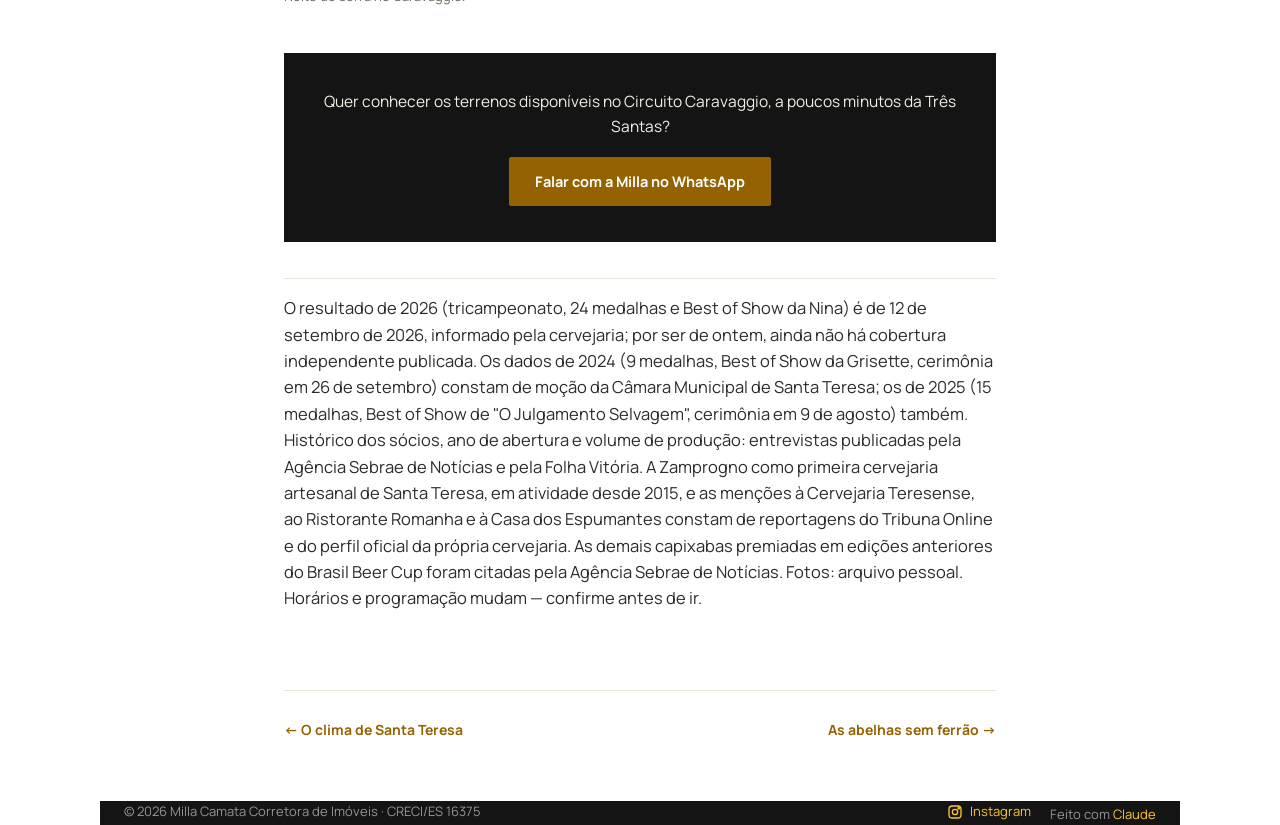
<file: blog/tres-santas-tricampea-brasil-beer-cup.html>
<!DOCTYPE html>
<html lang="pt-BR">
<head>
<!-- Google tag (gtag.js) -->
<script async src="https://www.googletagmanager.com/gtag/js?id=AW-18382453338"></script>
<script>
  window.dataLayer = window.dataLayer || [];
  function gtag(){dataLayer.push(arguments);}
  gtag('js', new Date());
  gtag('config', 'AW-18382453338');
  gtag('config', 'G-2QS3R63SDG');
</script>
<!-- Event snippet for Contato conversion page -->
<script>
function gtag_report_conversion(url) {
  var callback = function () {
    if (typeof(url) != 'undefined') {
      window.location = url;
    }
  };
  gtag('event', 'conversion', {
      'send_to': 'AW-18382453338/ITEOCLPhrt8cENr0t71E',
      'value': 1.0,
      'currency': 'BRL',
      'event_callback': callback
  });
  return false;
}
</script>
<!-- Microsoft Clarity -->
<script type="text/javascript">
    (function(c,l,a,r,i,t,y){
        c[a]=c[a]||function(){(c[a].q=c[a].q||[]).push(arguments)};
        t=l.createElement(r);t.async=1;t.src="https://www.clarity.ms/tag/"+i;
        y=l.getElementsByTagName(r)[0];y.parentNode.insertBefore(t,y);
    })(window, document, "clarity", "script", "y0h1s08zjz");
</script>
<meta charset="UTF-8">
<meta name="viewport" content="width=device-width, initial-scale=1.0">
<title>A melhor cervejaria do Brasil fica numa estrada de chão em Santa Teresa | Caderno de Campo</title>
<meta name="description" content="A Três Santas, do Circuito Caravaggio, é tricampeã brasileira na categoria brewpub do Brasil Beer Cup: 2024, 2025 e 2026. Foram 24 medalhas nesta edição e o Best of Show com a cerveja Nina.">
<link rel="canonical" href="https://millacamata.com.br/blog/tres-santas-tricampea-brasil-beer-cup.html">
<meta property="og:type" content="article">
<meta property="og:title" content="A melhor cervejaria do Brasil fica numa estrada de chão em Santa Teresa">
<meta property="og:description" content="Três títulos seguidos no Brasil Beer Cup, 24 medalhas numa só edição e um Best of Show. E tudo isso a poucos quilômetros do Centro, no Circuito Caravaggio.">
<meta property="og:url" content="https://millacamata.com.br/blog/tres-santas-tricampea-brasil-beer-cup.html">
<meta property="og:image" content="https://millacamata.com.br/blog/img/og-tres-santas.jpg">
<meta property="og:locale" content="pt_BR">
<link rel="icon" href="../favicon.ico">
<link rel="preconnect" href="https://fonts.googleapis.com">
<link rel="preconnect" href="https://fonts.gstatic.com" crossorigin>
<link href="https://fonts.googleapis.com/css2?family=Manrope:wght@400;500;600;700;800&display=swap" rel="stylesheet">
<link rel="stylesheet" href="style.css">
<script type="application/ld+json">
{
  "@context": "https://schema.org",
  "@type": "Article",
  "headline": "A melhor cervejaria do Brasil fica numa estrada de chão em Santa Teresa",
  "image": "https://millacamata.com.br/blog/img/og-tres-santas.jpg",
  "datePublished": "2026-09-13",
  "dateModified": "2026-09-13",
  "author": { "@type": "Person", "name": "Milla Camata" },
  "publisher": { "@type": "Organization", "name": "Milla Camata Corretora de Imóveis" },
  "mainEntityOfPage": "https://millacamata.com.br/blog/tres-santas-tricampea-brasil-beer-cup.html"
}
</script>
</head>
<body>

<header>
  <nav class="wrap">
    <a href="../index.html" class="brand">Milla Camata <span>corretora de imóveis</span></a>
    <div class="navlinks">
      <a href="../index.html#sobre">Sobre</a>
      <a href="../index.html#terrenos">Terrenos</a>
      <a href="../turismo/index.html">Turismo</a>
      <a href="index.html" style="color:var(--gold);">Caderno de Campo</a>
      <a href="https://www.instagram.com/millacamata_artistaecorretora/" target="_blank" rel="noopener" class="ig-link nav-ig">
        <svg viewBox="0 0 24 24" fill="none" stroke="currentColor" stroke-width="2"><rect x="3" y="3" width="18" height="18" rx="5"/><circle cx="12" cy="12" r="4"/><circle cx="17.5" cy="6.5" r="1"/></svg>
        Instagram
      </a>
      <a href="https://wa.me/5527996092266?text=Ol%C3%A1%20Milla%2C%20li%20sobre%20a%20Tr%C3%AAs%20Santas%20e%20quero%20conhecer%20os%20terrenos%20do%20Circuito%20Caravaggio." class="nav-cta" target="_blank" rel="noopener" onclick="gtag_report_conversion();">Falar no WhatsApp</a>
    </div>
  </nav>
</header>

<div class="wrap-narrow">
  <article class="post">
    <p class="post-meta"><a href="index.html" style="color:var(--teal);font-weight:700;">← Caderno de Campo</a> · 13 de setembro de 2026 · Região</p>
    <h1>A melhor cervejaria do Brasil fica numa estrada de chão em Santa Teresa</h1>
    <p class="lede">Pela terceira vez seguida. A Cervejaria Três Santas, aqui do Circuito Caravaggio, foi eleita ontem a melhor cervejaria brewpub do Brasil no Brasil Beer Cup. Ninguém no país tinha conseguido três títulos seguidos nessa categoria — e ela é a única cervejaria capixaba a ter conquistado o primeiro.</p>

    <h2>O que aconteceu no sábado</h2>
    <p>A premiação foi em Florianópolis, no dia 12 de setembro, reunindo cervejarias do Brasil inteiro e de vários países da América Latina. A Três Santas saiu de lá com:</p>

    <ul>
      <li>O título de <strong>Melhor Cervejaria do Brasil na categoria Brewpub</strong>, pelo terceiro ano consecutivo — 2024, 2025 e 2026</li>
      <li><strong>24 medalhas</strong>: 6 de ouro, 10 de prata e 8 de bronze</li>
      <li>O <strong>Best of Show</strong> com a cerveja <em>Nina</em>, prêmio disputado apenas entre as medalhas de ouro do concurso</li>
    </ul>

    <figure>
      <img src="img/tres-santas-fachada.jpg" alt="Leonardo e Milla diante do letreiro Três Santas Cervejaria, em parede de tijolo aparente" width="900" height="675" loading="lazy">
      <figcaption>A gente sobe essa estrada sempre que dá. Agora com um motivo a mais para brindar.</figcaption>
    </figure>

    <h2>A curva que esses números desenham</h2>
    <p>Título repetido impressiona, mas o que me chamou atenção foi outra coisa. Olha a sequência de medalhas nos três anos:</p>

    <p><strong>2024: 9 medalhas. 2025: 15. 2026: 24.</strong></p>

    <p>Não é uma cervejaria defendendo um título. É uma cervejaria que está ficando melhor a cada ano, e com folga crescente. E em cada uma das três edições ela levou também o Best of Show — a Grisette em 2024, O Julgamento Selvagem em 2025 e agora a Nina.</p>

    <p>Isso é difícil de fazer por acaso uma vez. Três vezes seguidas é método.</p>

    <h2>Por que "brewpub" muda o sentido do prêmio</h2>
    <p>Brewpub é a categoria das cervejarias pequenas que vendem a maior parte do que produzem no próprio estabelecimento. Ou seja: não é cerveja que você acha no mercado da esquina. <strong>Para beber a melhor cerveja do Brasil, você precisa subir a serra e ir até lá.</strong></p>

    <p>É por isso que esse título não é só uma conquista da cervejaria. É uma conquista de endereço. A produção da Três Santas gira em torno de 45 mil litros por ano — pequena, do tamanho de um brewpub mesmo — e boa parte dela é servida no balcão, no Circuito Caravaggio, área rural de Santa Teresa.</p>

    <figure>
      <img src="img/tres-santas-balcao.jpg" alt="Mesa com duas cervejas servidas e, ao fundo, o painel com os estilos disponíveis na torneira do balcão da Três Santas" width="900" height="1200" loading="lazy">
      <figcaption>O painel atrás do balcão: pilsen, weiss, porter, sour, NEIPA, baltic porter, belgian blond, saison, tripel, quadrupel. É esse repertório que rendeu 24 medalhas.</figcaption>
    </figure>

    <h2>Três sócios, uma ideia de 2010 e uma abertura em maio de 2020</h2>
    <p>A cervejaria é tocada por Juca Lima, Marjori Crispim e Janice Lima. A ideia nasceu por volta de 2010: ter um dia um empreendimento na zona rural capixaba, voltado a receber gente. Juca, que era professor universitário, começou fazendo pão e cerveja por hobby. Em 2018 os sócios largaram as carreiras e vieram construir a cervejaria em Santa Teresa.</p>

    <p>E aí vem o detalhe que eu acho o mais corajoso da história toda: <strong>a Três Santas abriu as portas em maio de 2020.</strong> No meio da pandemia, num negócio cujo modelo inteiro depende de gente sentada no balcão.</p>

    <p>Quatro anos depois disso, era a melhor do Brasil. Seis anos depois, é tricampeã.</p>

    <h2>A Três Santas não nasceu num vazio</h2>
    <p>É fácil olhar para os três títulos e achar que a cerveja chegou ao Caravaggio em 2020, junto com ela. Não foi bem assim.</p>

    <p>Cinco anos antes, em <strong>2015</strong>, a <a href="../turismo/index.html">Cervejaria Zamprogno</a> já tinha aberto as portas aqui no circuito — a <strong>primeira cervejaria artesanal de Santa Teresa</strong>. Fica perto da Rampa de Voo Livre e é mais que cervejaria: tem restaurante italiano, grelhados e acomodação, num modelo que já apontava para onde a região ia. Foi ela que provou, antes de todo mundo, que dava para fazer cerveja boa numa estrada de terra capixaba e que havia gente disposta a vir buscar.</p>

    <p>Hoje o roteiro cervejeiro da cidade tem ainda a Cervejaria Teresense, ali perto do pórtico, e o Ristorante Romanha, que funciona como cantina, vinícola e microcervejaria ao mesmo tempo. Some a isso as vinícolas antigas e a Casa dos Espumantes — que faz o único espumante de jabuticaba pelo método champenoise que eu conheço — e você entende que não existe uma estrela isolada aqui. Existe um ecossistema.</p>

    <p>E isso vale para o estado inteiro: em edições anteriores do mesmo concurso, outras capixabas subiram ao pódio, como Marlin Azul, Três Torres, Piwo e Aurora. O Espírito Santo virou terra de cerveja boa, e a serra é o centro disso.</p>

    <p>Por que eu insisto nesse ponto? Porque uma região que depende de um único empreendimento é frágil. Uma região com dez motivos para a pessoa subir a serra é outra coisa — e é essa a diferença entre lugar da moda e lugar que se consolida.</p>

    <h2>O que isso tem a ver com terreno</h2>
    <p>Tudo, e eu explico sem rodeio.</p>

    <p>Quando eu digo que o Circuito Caravaggio está se consolidando como destino, não é frase de corretor. É uma coisa que se mede. Uma cervejaria que só vende no próprio balcão, numa estrada rural, ganhar três títulos nacionais seguidos significa que existe gente suficiente disposta a dirigir até aqui para sustentar esse modelo. E significa que cada novo título traz mais gente ainda.</p>

    <p>Esse é o tipo de movimento que aparece no preço do metro quadrado alguns anos depois, não no mês seguinte. Quem comprou terreno no Caravaggio em 2020, quando a Três Santas estava abrindo as portas numa pandemia, comprou por um preço que hoje não existe mais.</p>

    <p>E olha que a cervejaria não está sozinha: o mesmo circuito tem vinícolas centenárias, cafés coloniais, restaurantes e pousadas, com a <a href="../turismo/index.html">Três Santas</a> entre eles. Cada empreendimento que se destaca puxa os outros junto.</p>

    <h2>Se for subir, sobe com calma</h2>
    <p>Um conselho prático de quem mora aqui: a Três Santas fica em estrada rural, e o movimento cresceu muito depois dos títulos. Vale conferir o horário de funcionamento antes de ir, principalmente fora de fim de semana, e ir com tempo — não é programa de passar correndo. A graça é sentar, provar e conversar.</p>

    <figure>
      <img src="img/tres-santas-barril.jpg" alt="Milla Camata sentada em um banco alto ao lado de um barril de madeira, com a cachorra na guia, no deck da cervejaria à noite" width="900" height="1200" loading="lazy">
      <figcaption>Deck, barril e cachorro na guia. O lugar é assim: dá para levar a família inteira.</figcaption>
    </figure>

    <p>E se, entre uma cerveja e outra, você olhar para as encostas em volta e se pegar pensando "moraria aqui" — é mais ou menos assim que começa. Fala comigo que eu te mostro o que tem disponível.</p>

    <figure>
      <img src="img/tres-santas-noite.jpg" alt="Leonardo e Milla sorrindo sob trepadeiras floridas iluminadas por luzes amarelas, na área externa da cervejaria" width="900" height="675" loading="lazy">
      <figcaption>Noite de serra no Caravaggio.</figcaption>
    </figure>

    <div class="post-cta">
      <p>Quer conhecer os terrenos disponíveis no Circuito Caravaggio, a poucos minutos da Três Santas?</p>
      <a class="btn" target="_blank" rel="noopener" href="https://wa.me/5527996092266?text=Ol%C3%A1%20Milla%2C%20li%20sobre%20a%20Tr%C3%AAs%20Santas%20e%20quero%20conhecer%20os%20terrenos%20do%20Circuito%20Caravaggio." onclick="gtag_report_conversion();">Falar com a Milla no WhatsApp</a>
    </div>

    <p class="source-note">O resultado de 2026 (tricampeonato, 24 medalhas e Best of Show da Nina) é de 12 de setembro de 2026, informado pela cervejaria; por ser de ontem, ainda não há cobertura independente publicada. Os dados de 2024 (9 medalhas, Best of Show da Grisette, cerimônia em 26 de setembro) constam de moção da Câmara Municipal de Santa Teresa; os de 2025 (15 medalhas, Best of Show de "O Julgamento Selvagem", cerimônia em 9 de agosto) também. Histórico dos sócios, ano de abertura e volume de produção: entrevistas publicadas pela Agência Sebrae de Notícias e pela Folha Vitória. A Zamprogno como primeira cervejaria artesanal de Santa Teresa, em atividade desde 2015, e as menções à Cervejaria Teresense, ao Ristorante Romanha e à Casa dos Espumantes constam de reportagens do Tribuna Online e do perfil oficial da própria cervejaria. As demais capixabas premiadas em edições anteriores do Brasil Beer Cup foram citadas pela Agência Sebrae de Notícias. Fotos: arquivo pessoal. Horários e programação mudam — confirme antes de ir.</p>
  </article>

  <div class="post-nav">
    <a href="clima-de-santa-teresa.html">← O clima de Santa Teresa</a>
    <a href="abelhas-sem-ferrao-santa-teresa.html">As abelhas sem ferrão →</a>
  </div>
</div>

<footer class="wrap">
  <span>© 2026 Milla Camata Corretora de Imóveis · CRECI/ES 16375</span>
  <span>
    <a class="ig-link" target="_blank" rel="noopener" href="https://www.instagram.com/millacamata_artistaecorretora/" style="margin-right:16px;">
      <svg viewBox="0 0 24 24" fill="none" stroke="currentColor" stroke-width="2"><rect x="3" y="3" width="18" height="18" rx="5"/><circle cx="12" cy="12" r="4"/><circle cx="17.5" cy="6.5" r="1"/></svg>
      Instagram
    </a>
    Feito com <a href="#">Claude</a>
  </span>
</footer>

</body>
</html>
</file>
<file: blog/style.css>
/* Manrope variable (subset latin), auto-hospedada.
   Substitui o Google Fonts para eliminar 2 requisicoes externas e a
   cadeia serial HTML -> css2 -> woff2 do caminho critico. */
@font-face{
  font-family:'Manrope';
  font-style:normal;
  font-weight:200 800;
  font-display:swap;
  src:url('/fonts/manrope-latin-wght-normal.woff2') format('woff2-variations');
  unicode-range:U+0000-00FF,U+0131,U+0152-0153,U+02BB-02BC,U+02C6,U+02DA,U+02DC,U+0304,U+0308,U+0329,U+2000-206F,U+20AC,U+2122,U+2191,U+2193,U+2212,U+2215,U+FEFF,U+FFFD;
}

:root{
  --teal:#946200;
  --teal-dark:#6B4700;
  --gold:#FFC72C;
  --ink:#141414;
  --white:#FFFFFF;
  --pale:#F7F5EF;
  --stone:#6B6459;
  --line:#E7E3D8;
  --max:760px;
  --max-wide:1080px;
}
*{margin:0;padding:0;box-sizing:border-box;}
html{scroll-behavior:smooth;}
body{
  background:var(--white);
  color:var(--ink);
  font-family:'Manrope',sans-serif;
  line-height:1.6;
  -webkit-font-smoothing:antialiased;
}
img{max-width:100%;display:block;}
a{color:inherit;text-decoration:none;}
.wrap{max-width:var(--max-wide);margin:0 auto;padding:0 24px;}
.wrap-narrow{max-width:var(--max);margin:0 auto;padding:0 24px;}

/* HEADER */
header{
  position:sticky;top:0;z-index:50;
  background:rgba(20,20,20,0.94);
  backdrop-filter:blur(8px);
}
/* BARRA SUPERIOR — deve ficar identica a de style.css (raiz). Se mudar aqui,
   mude lá também, e vice-versa. Ver ARQUITETURA.md. */
nav.wrap{display:flex;align-items:center;justify-content:space-between;height:76px;max-width:1180px;margin:0 auto;padding:0 32px;}
.brand{color:var(--white);font-size:19px;font-weight:800;}
.brand span{color:var(--gold);font-weight:500;}
.navlinks{display:flex;gap:34px;align-items:center;}
.navlinks a{color:var(--white);font-size:14px;opacity:0.82;}
.navlinks a:hover{opacity:1;}
.nav-cta{background:var(--teal);color:var(--white)!important;padding:10px 20px;border-radius:3px;font-weight:700;font-size:13.5px;opacity:1!important;}
.nav-cta:hover{background:var(--teal-dark);}
.nav-ig{opacity:0.82;}
.nav-ig:hover{opacity:1;}
@media(max-width:760px){.navlinks a:not(.nav-cta){display:none;}}

/* EYEBROW / TYPOGRAPHY */
.eyebrow{
  font-size:12.5px;letter-spacing:0.14em;text-transform:uppercase;
  color:var(--teal);font-weight:700;
}
.eyebrow.on-dark{color:var(--gold);}

/* BLOG HEADER BANNER (index + posts) */
.blog-banner{
  position:relative;overflow:hidden;background:var(--ink);color:var(--white);
  padding:80px 0 56px;
}
.blog-banner-panel{
  position:absolute;top:-40%;right:-8%;width:55%;height:180%;
  background:linear-gradient(160deg,var(--teal) 0%, var(--teal-dark) 100%);
  transform:rotate(8deg);opacity:0.9;
}
.blog-banner-panel2{
  position:absolute;top:-30%;right:8%;width:32%;height:160%;
  background:rgba(0,0,0,0.35);transform:rotate(8deg);
}
.blog-banner-inner{position:relative;z-index:1;max-width:640px;}
.blog-banner h1{font-size:clamp(30px,4.2vw,46px);font-weight:800;line-height:1.12;margin:14px 0 16px;letter-spacing:-0.01em;}
.blog-banner p{font-size:16px;color:rgba(255,255,255,0.82);max-width:540px;}

/* POST LIST */
.post-list{padding:56px 0 90px;}
.post-card{
  display:grid;grid-template-columns:140px 1fr;gap:28px;
  padding:28px 0;border-bottom:1px solid var(--line);
}
.post-card:first-child{padding-top:0;}
.post-date{display:flex;flex-direction:column;padding-top:4px;}
.post-date .day{font-size:32px;font-weight:800;color:var(--ink);line-height:1;}
.post-date .month{font-size:12.5px;text-transform:uppercase;letter-spacing:0.06em;color:var(--stone);margin-top:4px;}
.post-card h2{font-size:22px;font-weight:800;margin-bottom:10px;letter-spacing:-0.01em;}
.post-card h2 a:hover{color:var(--teal);}
.post-card p{font-size:14.5px;color:#3A3A36;margin-bottom:12px;}
.post-card .read-more{font-size:13.5px;font-weight:700;color:var(--teal);}
.post-card .read-more:hover{color:var(--teal-dark);}
@media(max-width:600px){.post-card{grid-template-columns:1fr;gap:8px;}.post-date{flex-direction:row;align-items:baseline;gap:8px;}}

.about-strip{background:var(--pale);padding:40px 0;border-top:1px solid var(--line);border-bottom:1px solid var(--line);}
.about-strip .wrap-narrow{display:flex;gap:20px;align-items:flex-start;}
.about-strip h3{font-size:16px;font-weight:800;margin-bottom:6px;}
.about-strip p{font-size:14px;color:var(--stone);}

/* ARTICLE (single post) */
article.post{padding:56px 0 40px;}
article.post .post-meta{font-size:13px;color:var(--stone);margin-bottom:18px;}
article.post h1{font-size:clamp(28px,4vw,40px);font-weight:800;line-height:1.16;letter-spacing:-0.01em;margin-bottom:18px;}
article.post .lede{font-size:18px;color:#2B2B28;font-weight:500;margin-bottom:32px;line-height:1.5;}
article.post h2{font-size:24px;font-weight:800;margin:40px 0 16px;letter-spacing:-0.01em;}
article.post h3{font-size:18px;font-weight:800;margin:28px 0 12px;}
article.post p{font-size:16.5px;color:#2B2B28;margin-bottom:18px;}
article.post ul, article.post ol{margin:0 0 18px 22px;font-size:16.5px;color:#2B2B28;}
article.post li{margin-bottom:8px;}
article.post strong{color:var(--ink);}
article.post .stat-row{
  display:grid;grid-template-columns:repeat(3,1fr);gap:1px;background:var(--line);
  border:1px solid var(--line);margin:32px 0;
}
article.post .stat-box{background:var(--pale);padding:22px 18px;}
article.post .stat-box .n{font-size:24px;font-weight:800;color:var(--teal);}
article.post .stat-box .t{font-size:12px;color:var(--stone);text-transform:uppercase;letter-spacing:0.04em;margin-top:4px;}
@media(max-width:640px){article.post .stat-row{grid-template-columns:1fr;}}
article.post blockquote{
  border-left:3px solid var(--gold);padding:4px 0 4px 20px;margin:28px 0;
  font-size:18px;font-style:italic;color:#2B2B28;
}
.post-cta{
  background:var(--ink);color:var(--white);padding:36px;margin:48px 0 8px;text-align:center;
}
article.post .post-cta p, .post-cta p{color:#F2EFE6;margin-bottom:18px;font-size:15.5px;}
.post-cta .btn{
  display:inline-block;background:var(--teal);color:var(--white);padding:13px 26px;
  font-weight:700;font-size:14.5px;border-radius:2px;
}
.post-cta .btn:hover{background:var(--teal-dark);}
.post-nav{display:flex;justify-content:space-between;padding:28px 0 60px;border-top:1px solid var(--line);margin-top:20px;font-size:14px;font-weight:700;color:var(--teal);}
.post-nav a:hover{color:var(--teal-dark);}
.source-note{font-size:12.5px;color:var(--stone);margin-top:36px;padding-top:16px;border-top:1px solid var(--line);}

/* FOOTER */
footer{background:var(--ink);color:rgba(255,255,255,0.55);padding:30px 0;font-size:13px;display:flex;justify-content:space-between;flex-wrap:wrap;gap:12px;}
footer a{color:var(--gold);}
.ig-link{display:inline-flex;align-items:center;gap:7px;}
.ig-link svg{width:16px;height:16px;flex-shrink:0;}

a:focus-visible,button:focus-visible{outline:2px solid var(--teal);outline-offset:3px;}

/* ARTICLE IMAGES / ANTES-DEPOIS */
article.post figure{margin:32px 0;}
article.post figure img{width:100%;height:auto;border:1px solid var(--line);}
article.post figcaption{font-size:13px;color:var(--stone);margin-top:10px;line-height:1.45;}
.ba-tag{
  display:inline-block;background:var(--ink);color:var(--gold);
  font-size:11px;font-weight:800;letter-spacing:0.12em;text-transform:uppercase;
  padding:5px 11px;margin-bottom:10px;
}
.ba-grid{display:grid;grid-template-columns:1fr 1fr;gap:20px;margin:34px 0;}
.ba-grid figure{margin:0;}
@media(max-width:640px){.ba-grid{grid-template-columns:1fr;gap:30px;}}
.two-col{display:grid;grid-template-columns:1fr 1fr;gap:26px;margin:28px 0;}
.two-col h3{margin-top:0!important;}
.two-col ul{margin-left:20px;font-size:15.5px;}
@media(max-width:640px){.two-col{grid-template-columns:1fr;gap:8px;}}
</file>
